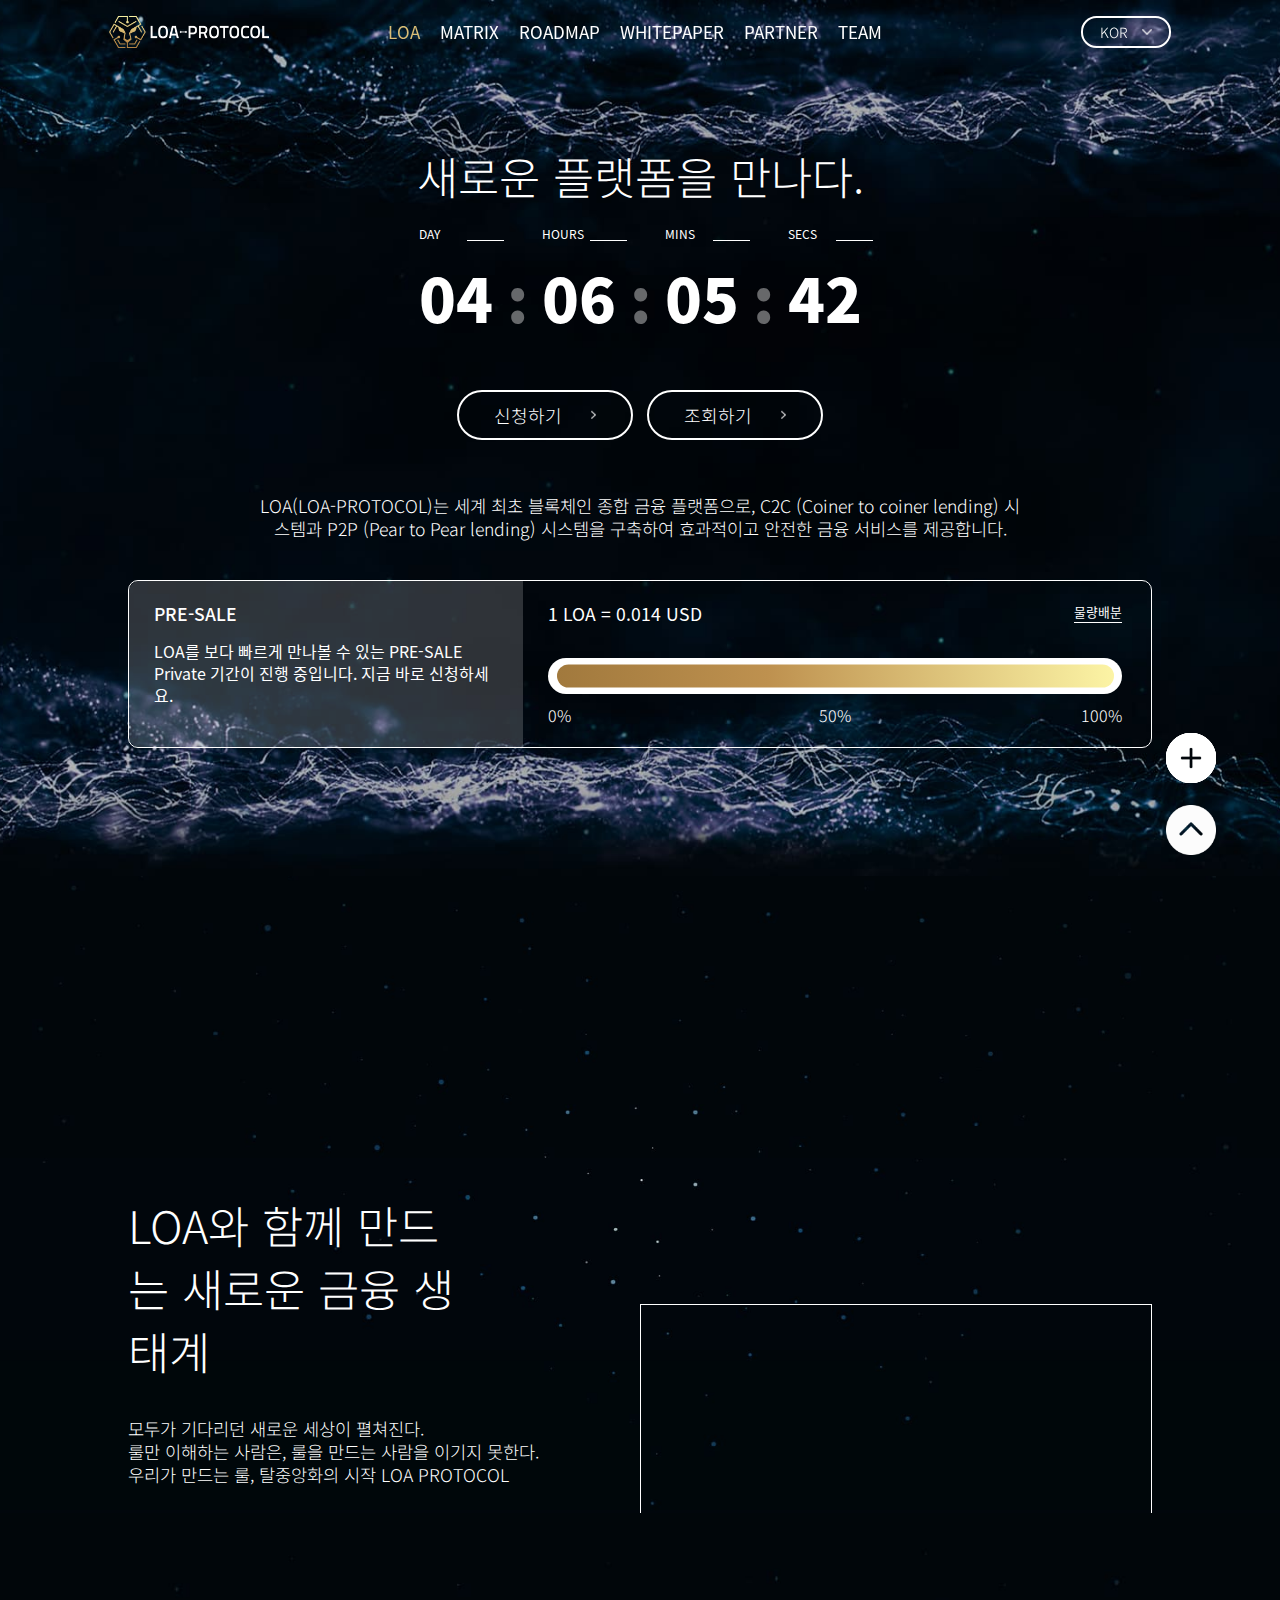
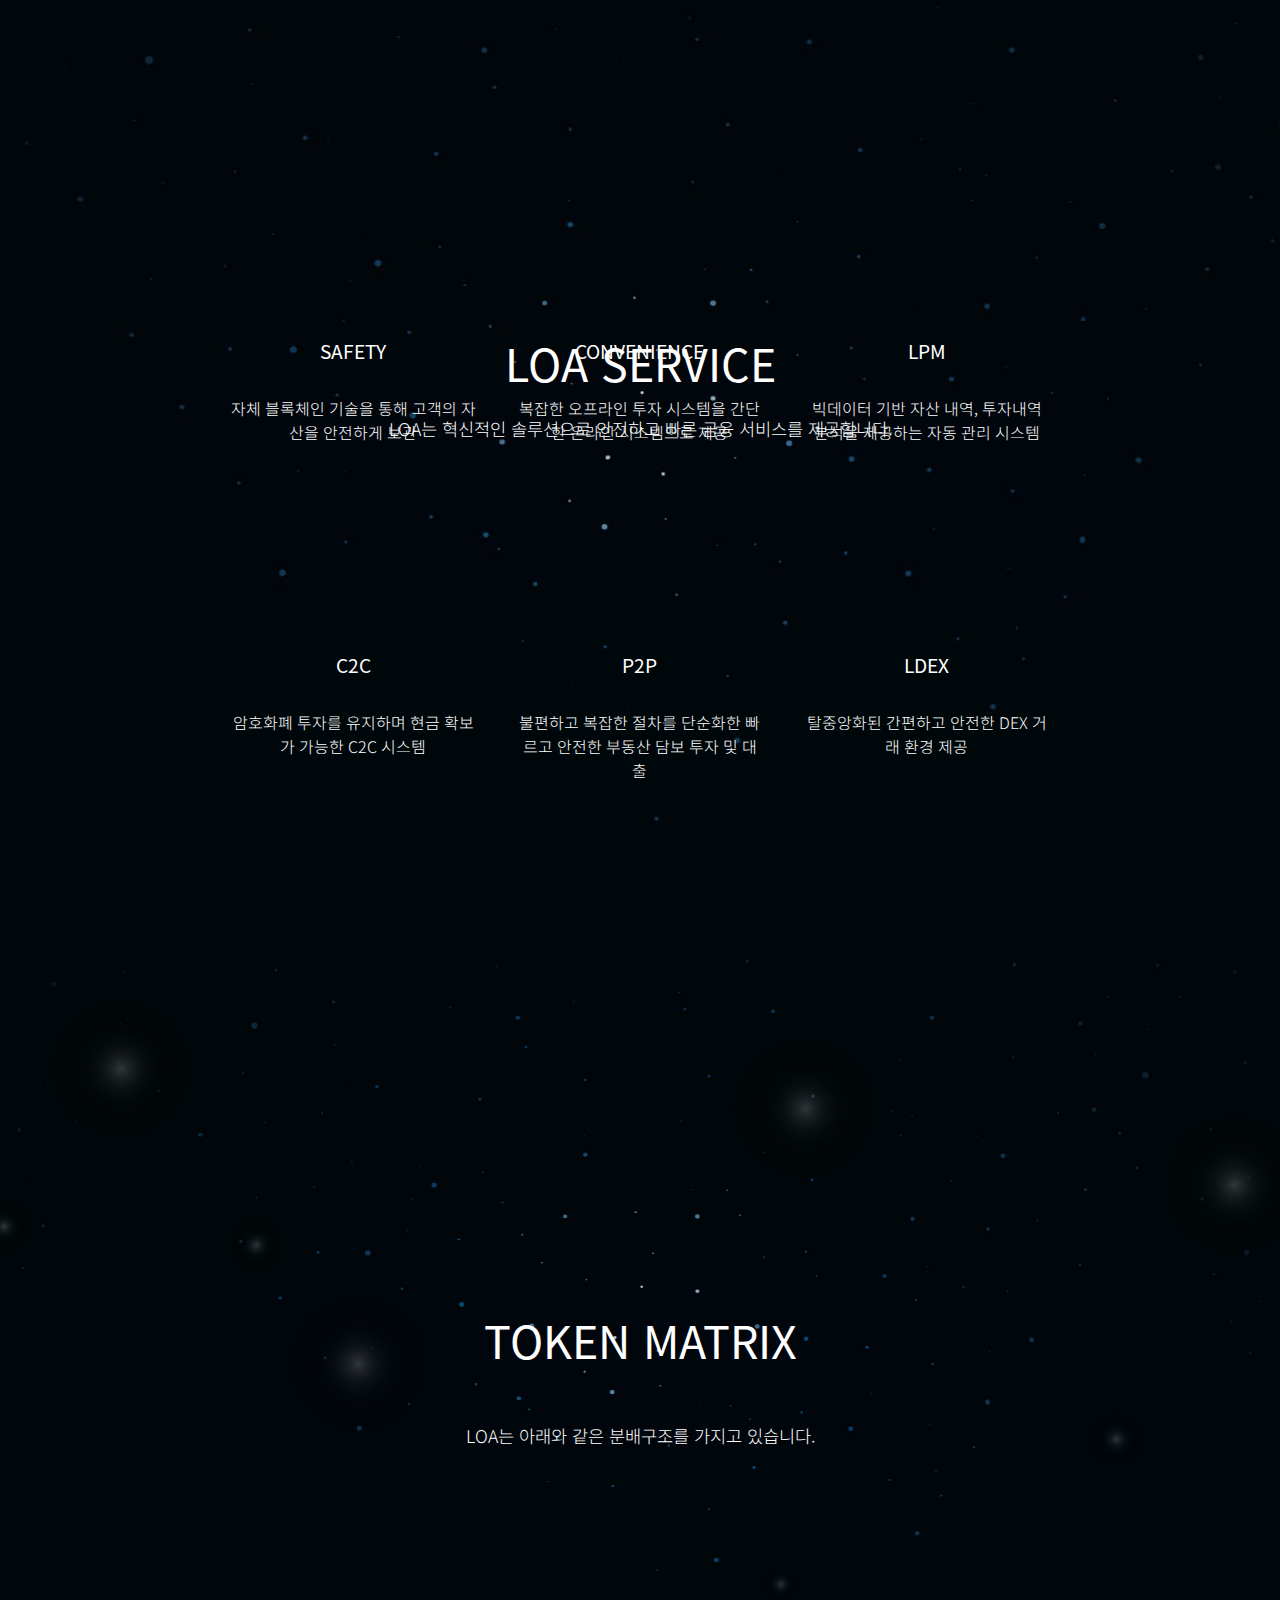
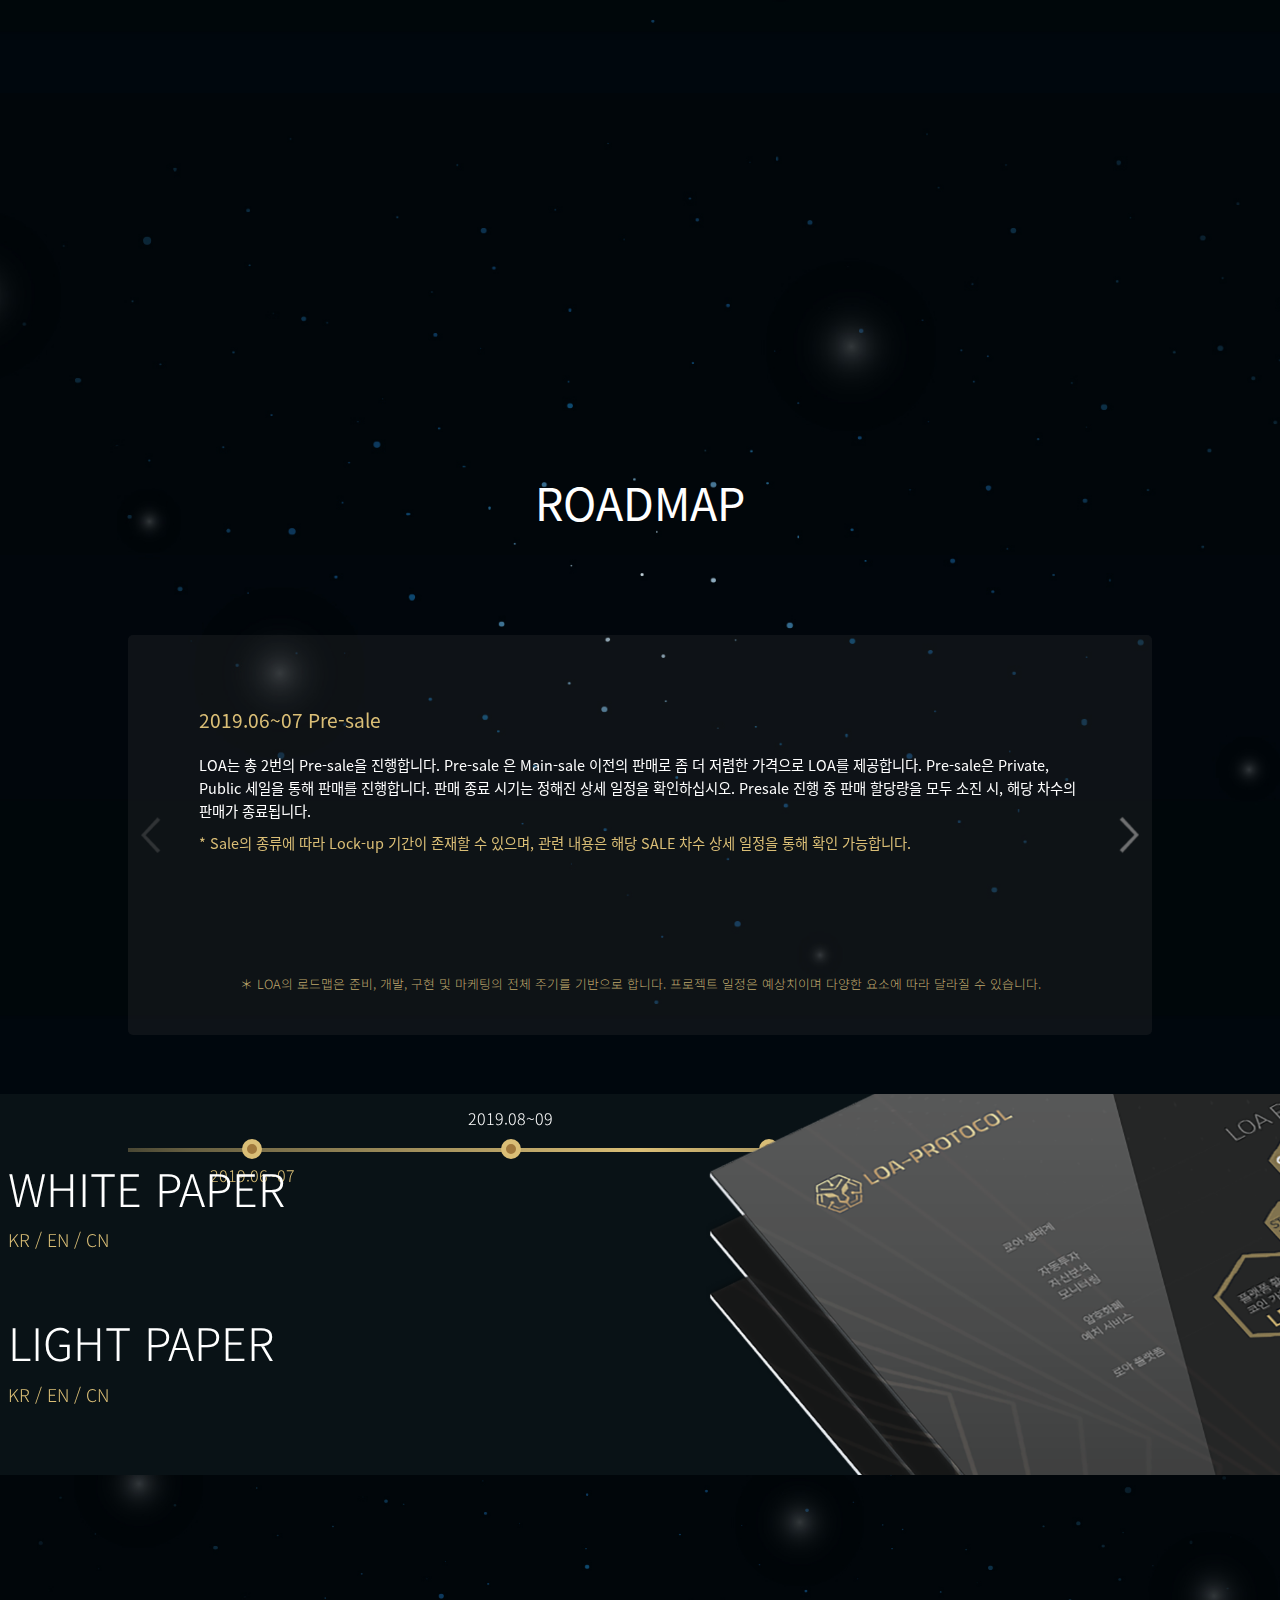
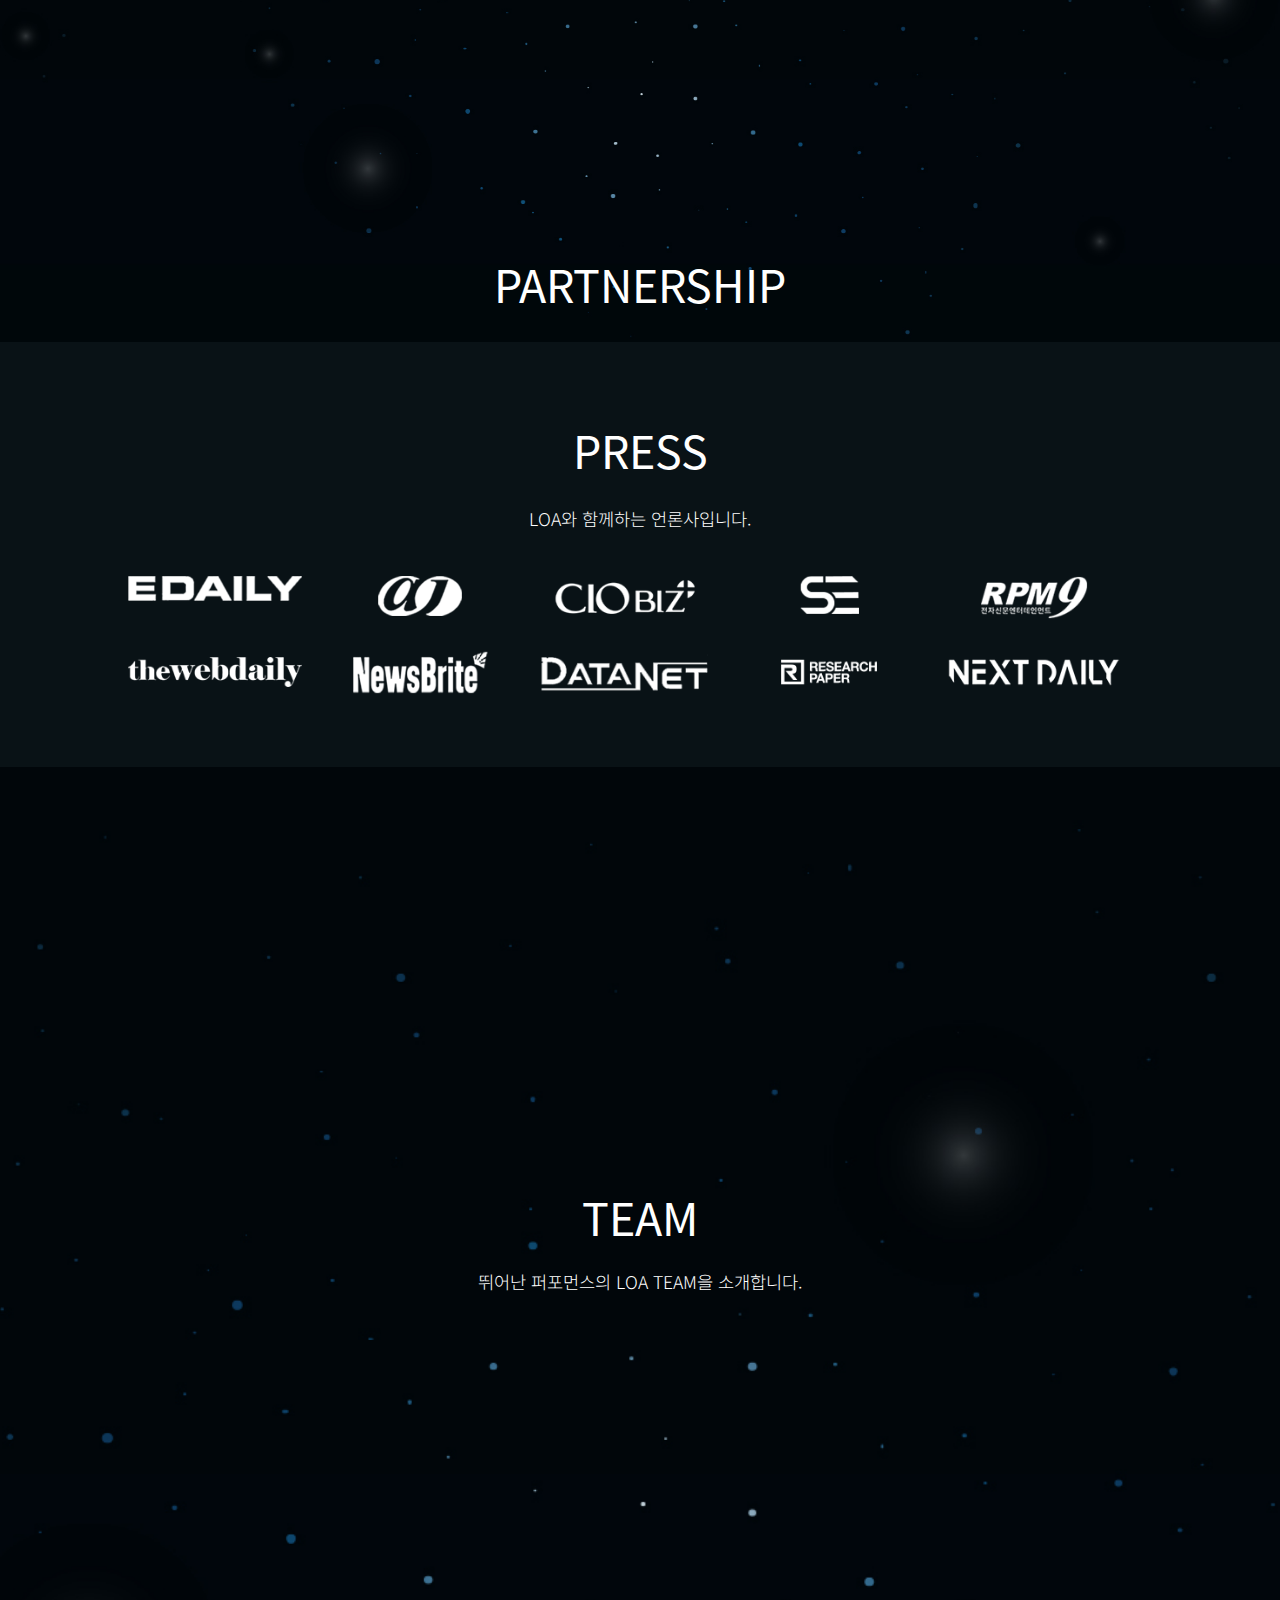
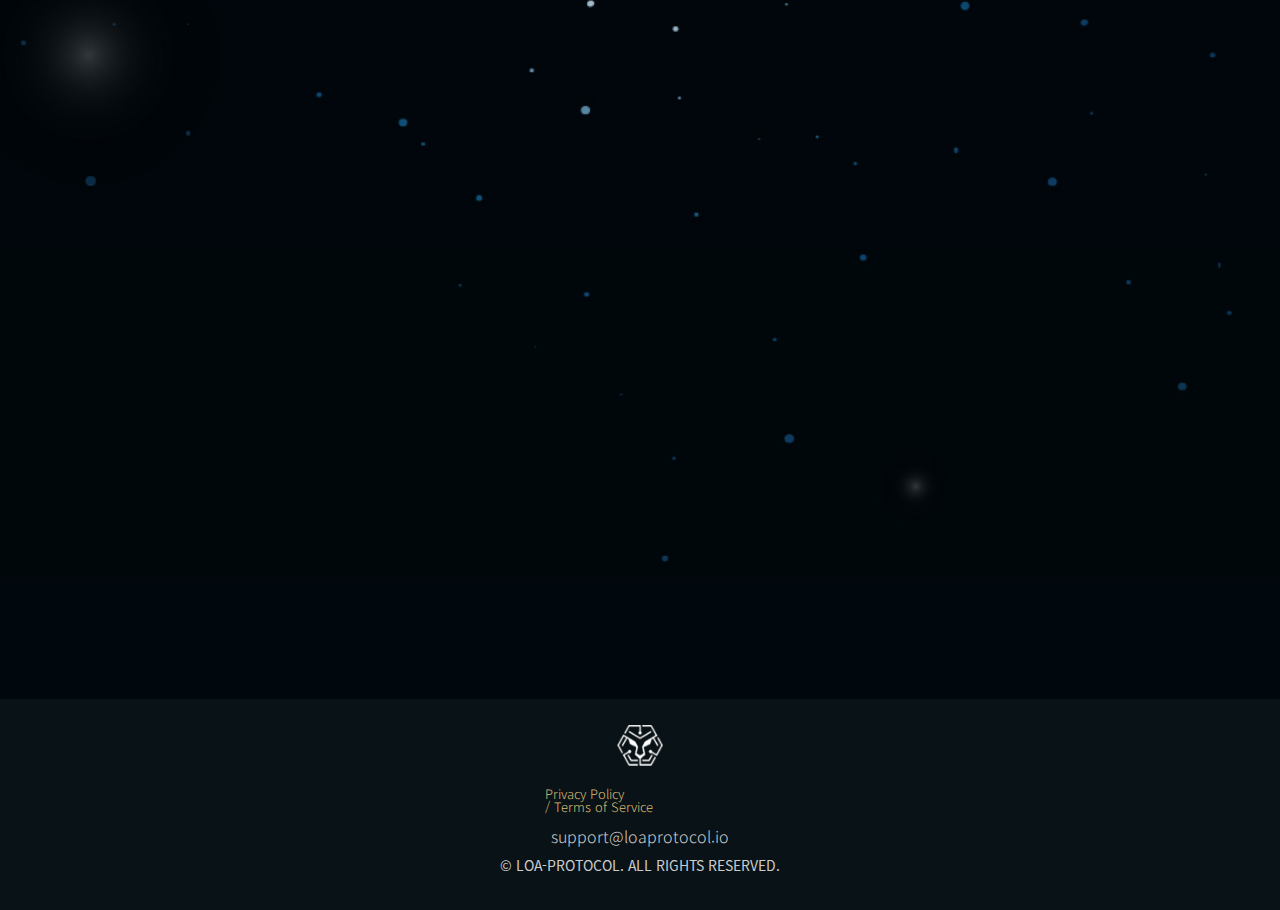
<file: index.html>
<!DOCTYPE html>
<html lang="ko">
<head>
    <meta charset="UTF-8">
    <meta name="viewport" content="width=device-width, initial-scale=1.0">
    <meta http-equiv="X-UA-Compatible" content="ie=edge">
    <title>LOAPROTOCOL</title>
    <link rel="shortcut icon" href="./images/loaloa.ico">
    <link rel="stylesheet" href="./css/reset.css">
    <link rel="stylesheet" href="./css/style.css">
    <link href="https://fonts.googleapis.com/css?family=Noto+Sans+KR:300,400,500,700,900&display=swap" rel="stylesheet">
    <link rel="stylesheet" href="./css/swiper.min.css">
    <script src="./js/jquery-3.3.1.min.js"></script>
    <script src="./js/swiper.min.js"></script>
</head>
<body>
    <aside>
        <ul>
            <li><div class="img"></div></li>
            <li><a href="https://open.kakao.com/o/gcjHzKsb" target="_blank"><img src="./images/sns-1.png" alt="카카오 바로가기"></a></li>
            <li><a href="https://t.me/LOAprotocol" target="_blank"><img src="./images/sns-2.png" alt="텔레그램 바로가기"></a></li>
            <li><a href="https://www.instagram.com/loaprotocol/" target="_blank"><img src="./images/sns-3.png" alt="인스타 바로가기"></a></li>
            <li><a href="https://medium.com/@loaprotocol" target="_blank"><img src="./images/sns-4.png" alt="미디엄 바로가기"></a></li>
            <li><a href="https://www.youtube.com/channel/UCcReUg2evpIv9GwSW9BVaVg?view_as=subscriber" target="_blank"><img src="./images/sns-5.png" alt="유튜브 바로가기"></a></li>
        </ul>
    </aside>
    
    <button class="top-btn"><img src="./images/topbtn.png" alt="메인 바로가기"></button>

    <header class="pc-header">
        <div class="contents clearfix">
            <a class="logo" href="./"><img src="./images/logo.png" alt="로고"></a>
            <nav>
                <ul class="nav-list clearfix">
                    <li><a href="#main">LOA</a></li>
                    <!-- <li><a href="#about">About</a></li>
                    <li><a href="#technology">TECHNOLOGY</a></li> -->
                    <li><a href="#matrix">MATRIX</a></li>
                    <li><a href="#roadmap">ROADMAP</a></li>
                    <li><a href="#whitepaper">WHITEPAPER</a></li>
                    <li><a href="#partner">PARTNER</a></li>
                    <li><a href="#team">TEAM</a></li>
                    <!-- <li><a href="#adven">ADVENTURER</a></li> -->
                </ul>
            </nav>
            <div class="select-wrap clearfix">
                <!-- 로아 홈페이지 제작후 넣기
                <a class="home-btn" href="#">LOA-PLATFORM</a> -->
                <div class="lang">
                    <div class="wrap">
                        <a class="on-lang" href="./index.html">KOR</a>
                        <img src="./images/down-btn.png" alt="언어선택하기">
                    </div>
                    <div class="wrap on-click">
                        <div class="lang-box">
                            <a class="close" href="./index.html">KOR</a>
                            <a href="./enindex.html">ENG</a>
                            <a href="./chindex.html">CHN</a>
                        </div>
                    </div>
                </div>
            </div>
        </div>
    </header>

    <header class="m-header">
        <div class="contents">
            <a class="logo" href="./"><img src="./images/logo.png" alt="로고"></a>
            <img class="menu" src="./images/menu.png" alt="메뉴">
        </div>
        <div class="m-back">
            <nav class="m-nav">
                <img class="m-close" src="./images/close.png" alt="닫기">
                    <ul class="nav-list">
                        <li><a href="#main">LOA</a></li>
                        <!-- <li><a href="#about">About</a></li> -->
                        <!-- <li><a href="#technology">TECHNOLOGY</a></li> -->
                        <li><a href="#matrix">MATRIX</a></li>
                        <li><a href="#roadmap">ROADMAP</a></li>
                        <li><a href="#whitepaper">WHITEPAPER</a></li>
                        <li><a href="#partner">PARTNER</a></li>
                        <li><a href="#team">TEAM</a></li>
                        <!-- 로아 홈페이지 제작후 넣기
                        <a class="home-btn" href="#">LOA-PLATFORM</a> -->
                        <!-- <li><a href="#adven">ADVENTURER</a></li> -->
                    </ul>
                    <ul class="lang-wrap clearfix">
                        <li><a href="./index.html"><img src="./images/ko.jpg" alt="한국어 홈페이지"><span>KO</span></a></li>
                        <li><a href="./enindex.html"><img src="./images/en.jpg" alt="영어 홈페이지"><span>EN</span></a></li>
                        <li><a href="./chindex.html"><img src="./images/ch.jpg" alt="중국어 홈페이지"><span>CH</span></a></li>
                    </ul>
            </nav>
        </div>
    </header> 
   <!-- modal -->
   <div class="modal_apply_bg"></div>
   <div class="modal_apply modal">
       <button type="button" class="close"></button>
       <h4 class="title">신청하기</h4>
       <div class="info_wrap">
           <input type="text" id="email" class="email" placeholder="E-mail (@를 포함한 이메일 주소를 입력하세요)" >
           <p class="check_text">@를 포함한 이메일 주소를 입력해주세요.</p>
           <div class="select_wrap">
               <input type="radio" id="BIT" name="select" checked>
               <label for="BIT"></label>
               <span>BTC</span>
           </div>
           <div class="select_wrap">
               <input type="radio" id="ETH" name="select">
               <label for="ETH"></label>
               <span>ETH</span>
           </div>
           <div class="text_wrap">
               <!-- BTC 신청 값 -->
               <input type="number" class="bit on" placeholder="최소 0.1BTC - 최대 5BTC">
               <!-- ETH 신청 값-->
               <input type="number" class="eth" placeholder="최소 3ETH - 최대 100ETH">
               <div class="text_bit on">BTC</div>
               <div class="text_eth">ETH</div>
               <p>
                   <span class="about">≒</span>
                   <!-- loa 시세 환산 값 받아오기 -->
                   <span>0</span>
                   <span>LOA</span>
               </p>
           </div>
           <input type="text" class="wallet_email" placeholder="Wallet Address (월렛 주소를 입력하세요)">
           <!-- Wallet Address 틀리면 class on -->
           <input type="text" class="wallet_email_check" placeholder="Wallet Address 확인">
           <p class="check_text">Wallet Address가 다릅니다. 다시 확인해주세요.</p>
           <input type="password" class="password" placeholder="Password">
           <!-- passwrod 틀리면 class on -->
           <input type="password" class="password_check" placeholder="Password 확인">
           <p class="check_text">Password가 다릅니다. 다시 확인해주세요.</p>
           <!-- 추천인이 있을때만 활성화 -->
           <input type="text" class="code" placeholder="추천인 코드">
       </div>
			 <div class="agree agree_invest">
           <span>※<a href="#" class="accent accent_investment">투자 유의사항</a>및 상기 내용에 대해서 동의합니다.</span>
           <!-- 유의사항 동의 여부-->
           <input type="checkbox" id="invest_agree_check">
           <label for="invest_agree_check"></label>
       </div>
       <div class="agree agree_apply">
           <span>※<a href="#" class="accent accent_application">신청 주의사항</a>에 동의합니다.</span>
           <!-- 유의사항 동의 여부-->
           <input type="checkbox" id="apply_agree_check">
           <label for="apply_agree_check"></label>
       </div>
       <button type="button" class="popup_btn">신청하기</button>
   </div>
   <div class="apply_precaution modal investment">
       <button type="button" class="precaution_close"></button>
       <h4 class="title">투자 유의사항</h4>
       <div class="precaution_bx">
           <div class="precaution">
               <h4>PRIVACY</h4>

               <h5>1. General Provisions</h5>

               <p class="precaution_title">A. Basic Principles</p>
               a. LOA FOUNDATION PTE. LTD. ("LOA") seeks to comply with the applicable laws and regulations relating to personal data, including but not limited to the Personal Data Protection Act 2012 (Act No. 26 of 2012) of Singapore (collectively, the "Data Protection Legislation").
               <br/>
               b. This data privacy policy ("Data Privacy Policy") sets out the basis for collection, use, disclosure and processing of personal data by LOA. This policy will apply to the use of the website features, products and services provided by LOA (collectively, "Services") on [https://loaprotocol.io] ("Website"), excluding Services which may be subject to separate privacy policies which do not incorporate this Data Privacy Policy.
               <br/>
               c. In this Data Privacy Policy, (i) "personal data" means data, whether true or not, about an individual who can be identified from that data, or from that data and other information to which the organization has or is likely to have access, and (ii) "User" means you, the person using the Website or the Services, and if you are using the Website or the Services on behalf of an entity, references to "User" means you, that entity or both, as appropriate.
               <br/>
               d. Please read this Data Privacy Policy carefully. If there are any queries or feedback concerning this Data Privacy Policy, please contact LOA's Data Protection Officer at the email address set out at Article 20 below.
               <br/>
               <br/>
               <h5>2. Collection OF PERSONAL DATA</h5>

               <p class="precaution_title">A. Collection of Personal Data</p>
               a. Personal data which LOA may collect include, without limitation, a User's name, address, nationality, email address, phone number, gender, birth date, ID card, online identifier (such as username), device unique identity, operating system or version, hardware information, cookie, browser information, date and time spent on the Services, history log and financial information (such as credit card numbers, bank account information and digital or crypto wallet address).
               <br/>
               b. LOA does not collect sensitive personal data (race, thoughts and beliefs, political beliefs, criminal records or medical records) which collection may constitute a violation of the fundamental human rights of the User.
               <br/>
               c. LOA collects personal data in a number of different ways. For example:
               I. where a User signs up for a membership on the Website, LOA will collect such User's e-mail address and password; <br/>
               II. as part of the know-your-customer ("KYC") process by LOA, LOA may collect a User's name, nationality, contact details, country of residence, date of birth, sex, photo, identity documents (such as national identification card, driver's license, passport, etc.) and wallet address. Where required by the applicable law, LOA will redact or delete personally identifiable numbers such as the national identification number, the driver’s license number and the passport number; <br/>
               III. during a User's interaction with the Website or use of any of the Services, LOA may collect technical information relating to such User's device and browser, such as: (1) device make and model, and Internet Protocol address; (2) operating system version, browser type and browser language; and (3) browsing actions and patterns etc.; and<br/>
               IV.. when a User contacts LOA (such as to report a problem with the Website or to provide feedback), LOA may keep a copy of the correspondence and any further information provided by such User. <br/>
               <br/>
               <p class="precaution_title">B. Method of Collection of Personal Data</p>
               a. In relation to any User, LOA may collect personal data either: <br/>

               I. when such User (or its authorized representative) voluntarily provides such personal data to LOA, for example, when completing the KYC process or when subscribing for the use of, or in the course of using, the Services; or<br/>
               II. automatically, during such User's interaction with the Website and use of the Services.
               <br/>
               b. Where a User voluntarily provides any personal data or information, such User represents and warrants that:
               <br/>
               I. such personal data or information is accurate and complete; and<br/>
               II. if such personal data or information relates to a third party, such User has obtained the consent of the said third party to the collection, use, disclosure and processing of such third party's personal data or information on the terms set forth in this Data Privacy Policy, and is duly authorized by the third party to provide such third party's personal data or information.
               <br/>
               <br/>
               <p class="precaution_title">C. Consent</p>
               a. By using the Services to which this Data Privacy Policy applies, or by submitting any personal data to LOA, the relevant User agrees that LOA may collect, use, disclose or otherwise process the personal data in accordance with this Data Privacy Policy.
               <br/>
               b. A User is deemed to have consented to the collection, use, disclosure and processing of the personal data in accordance with this Data Privacy Policy: 
               <br/>
               I. when such User (or its duly authorized representative) voluntarily provides the personal data; <br/>
               II. when such User (or its duly authorized representative) is aware of the purpose for which the personal data is provided; <br/>
               III. it is reasonable for such User (or its duly authorized representative) to have provided the personal data to LOA in the circumstances; or<br/>
               iv. any other circumstances where the Data Protection Legislation provides for the deemed consent of such User. <br/>
               <br/>
               <h5>3. Purpose of Collection and Use of Personal Data</h5>

               <p class="precaution_title">A. Purpose of Collection and Use of Personal Data</p>
               a. LOA may collect and use personal data for any of the purposes as set forth below: 
               <br/>
               I. for LOA to perform its obligations in the course of, or in connection with, the provision of Services requested by the relevant Users; <br/>
               II. verifying and authenticating the identity of its Users; <br/>
               III. managing use of, or subscription to, the Services, including for example, creating and managing user accounts; <br/>
               IV. providing, maintaining, improving and delivering content and Services. For example, LOA may collect anonymous analytics and statistical information from its users to verify the effectiveness of the Services, the frequency of access or conducting statistical analysis; <br/>
               V. facilitating any potential token sale organized by LOA, including carrying out any KYC checks on potential purchasers and holders of such tokens; <br/>
               VI.  where a User has agreed to receive marketing and advertising communications, informing such User of new service developments, customized services, events and other customized marketing and advertising information. <br/>
               VII. communicating with Users, such as responding to, handling, and processing queries, requests, applications, complaints and feedback; <br/>
               VIII. conducting investigations or internal audits, or taking action, including in relation to any violation of the laws or terms and conditions applicable to the use of the Website or any of the Services; <br/>
               IX. complying with any applicable laws, regulations, codes of practice, guidelines or rules or to assist in law enforcement and investigations conducted by any governmental or regulatory authority; <br/>
               X. any other purposes for which the relevant User has provided the personal data; <br/>
               XI. transmitting to any third parties (including, for example, third party service providers and agents and relevant governmental and regulatory authorities, whether in Singapore or elsewhere) for the aforementioned purposes; and<br/>
               XII. any other purposes which are necessary, ancillary or consequential to the above. <br/>
               b. LOA may continue to collect, use, disclose or otherwise process personal data for any of the purposes listed above, even in situations where the User's relationship with LOA (for example, pursuant to a contract) has been terminated or altered in any way, for a reasonable period thereafter (including, where applicable, a period to enable LOA to enforce its rights against the User).
               <br/>
               c. LOA will collect, use, disclose and otherwise process the User's personal data only for the purposes set out in Article 5(a) and only to the extent allowed under the Data Protection Legislation. LOA will not collect, use, disclose and otherwise process the User's personal data for any other purpose save where:
               <br/>
               I. the User consents to such collection, use, disclosure and processing of the personal data; <br/>
               II. the personal data has been processed to be personally unidentifiable, and will be used for statistical analysis; or <br/>
               III. where such collection, use, disclosure and processing are otherwise required by law or upon lawful request by governmental authorities. <br/>
               <br/>
               <h5>4. Disclosure of Personal Data</h5>

               <p class="precaution_title">A. Basic Principles of Sharing and Provision of Personal Data</p>
               LOA may disclose personal data to third parties: <br/>
               a. where such disclosure is required for LOA to perform its obligations in the course of or in connection with its provision of the Services requested by the User; or
               b. where such disclosure is to a third-party service provider, agent or other organization performing any of the functions listed in Article 5 on behalf of LOA. <br/>
               <br/>
               <p class="precaution_title">B. Transfer of Personal Data outside of Singapore</p>
               a. LOA shall only transfer personal data outside Singapore in accordance with the Data Protection Legislation. <br/>
               b. Each User agrees, acknowledges and consents that due to the nature of the Services, personal data may be stored or processed in any country where LOA has operations (including but not limited to Singapore, the Republic of Korea) or engages third party service providers. <br/>
               c. LOA may transfer personal data outside Singapore to countries which may have data protection rules that are different from those of Singapore. However, LOA shall take measures to ensure that any such transfers comply with the Data Protection Legislation, and such personal data remains protected to the standards described in this Data Privacy Policy. In certain circumstances, courts, law enforcement agencies, regulatory agencies or security authorities in those other countries may be entitled to access the personal data. <br/>
               <br/>

               <p class="precaution_title">C. Outsourced Handling of Personal Data</p>
               LOA may outsource the handling of Users' personal data to third party service providers for the purposes of performing KYC checks, anti-money laundering checks, countering terrorism financing checks and/or any other checks as required by the applicable laws on the Users. For the purposes of such handling: <br/>
               a. LOA may disclose and transmit the personal data to its third-party service provider. <br/>
               b. LOA may disclose and transmit the following types of personal data to the third-party service providers. <br/>
               c. The personal data may be disclosed and transmitted by LOA to the third-party service providers who will store and retain such personal data in not limited but including Singapore and the ROK <br/>
               d. The personal data will be disclosed and transmitted to the third-party service provider immediately upon LOA's receipt of the personal data; and <br/>
               e. The third-party service provider shall protect and retain the personal data in accordance with LOA's written instructions. <br/>
               <br/>
               <h5>5.Retention of the Personal Data</h5>

               <p class="precaution_title">A. Basic Principles of Retention of the Personal Data</p>
               a. LOA shall retain personal data for as long as is necessary to fulfill the purpose for which the personal data was collected, or as required or permitted by the applicable laws. <br/>
               b. LOA will cease to retain personal data, and remove the means by which the personal data can be associated with individual Users, as soon as it is reasonable to assume that such retention no longer serves the purpose for which the personal data was collected, and is no longer necessary for legal or business purposes. <br/>
               <br/>
               <p class="precaution_title">B. Process and Method of Destruction of Personal Data</p>
               a. LOA shall destroy the personal data in accordance with Article 10(b) within 5 days from the date when the period for retention of the personal data under Article 9 expires. <br/>
               b. LOA will destroy the personal data by any of the following methods: <br/>
               I. Personal data recorded or stored on paper: by shredding or by incinerating; or<br/>
               II. Personal data stored electronically: by deleting the files permanently using technical methods such as low-level formatting so that the records cannot be recovered. <br/>
               <br/>
               <h5>6.Rights of Users</h5>

               <p class="precaution_title">A. Right to Withdraw Consent to Collection, Use and Provision of Personal Data</p>
               a. A User can withdraw his/her consent for the collection, use, disclosure and processing of personal data at any time by writing to LOA's Data Protection Officer at the email address set out at Article 20 below. <br/>
               b. Upon receipt of the request to withdraw the User's consent, LOA will require a reasonable time to process the request and for LOA to notify the User of the consequences of such withdrawal, including any legal consequences which may affect the User's rights and liabilities. In general, LOA shall seek to process the request within 30 calendar days of receiving the same. <br/>
               c. Depending on the nature and scope of the withdrawal of consent, in certain cases, LOA may not be able to continue providing the User with certain Services. <br/>
               d. The User's withdrawal of consent does not affect LOA's right to continue to collect, use, disclose and process personal data where such collection, use, disclosure and processing without consent is permitted or required under the applicable laws. <br/>
               <br/>
               <p class="precaution_title">B. Request for Access to and Correction of Personal Data</p>
               a. A User may make: <br/>
               I. an access request, for a copy of that User's personal data which LOA holds, or for information about the ways in which LOA uses or discloses that User's personal data; or<br/>
               II. a correction request, to correct or update any of the personal data which LOA holds about that User, <br/>
               by contacting LOA's designated Data Protection Officer, whose details are set out at Article 20. <br/>
               b. Where the User requests for correction or deletion of the personal data, LOA will not use or provide the personal data of that User until the correction or deletion of the personal data is complete, and will response to the User's request in good faith. If the correction or deletion is deemed to be necessary due to any errors in the personal data or expiration of the retention period, LOA will take necessary measures without delay. <br/>
               c. LOA may ask the User to verify his/her identity and for more information about the request. Where LOA is legally permitted to do so, LOA may also refuse the request with or without providing the User with any reasons for doing so. <br/>
               d. Where the User has made an access request, LOA may charge a reasonable administrative fee to cover the costs of responding to such request. If LOA decides to do so, LOA will provide the User with a written estimate of such fee before processing such request. <br/>
               <br/>
               <p class="precaution_title">C. Exercise of Rights by Proxy</p>
               The User may exercise such User's rights under this Chapter 6 through his/her legal representative or agent. In this case, the User shall submit a power of attorney under the relevant Data Protection Legislation to LOA. <br/>
               <br/>
               <h5>7.Installation/Operation and Rejection of Automatic Data Collection Tools</h5>

               <p class="precaution_title">A. Use of cookies, etc.</p>
               a. LOA uses cookies or similar tracking technologies that authenticate, save and retrieve the User's access information. Cookies are small data files stored on the User's device by the Website or the Services, which also save readable information when the User visits the Website or uses LOA's services. <br/>
               b. LOA uses the cookies for the following purposes: <br/>
               I. maintenance of the User's access session; <br/>
               II. analysis of service visits and uses; and<br/>
               III. secured access. <br/>
               c. The User has the option to install the cookies. Accordingly, the User may permit all cookies, or go through confirmation whenever the cookies are saved, or reject saving of all cookies, by configuring his/her web browser appropriately. However, if the User rejects the installation of the cookies, this may adversely affect the User's browsing experience, and the User may also face difficulties in using the Services. <br/>
               <br/>
               <h5>8.Protection of the Personal Data</h5>

               <p class="precaution_title">A. Basic Principles of Protection of the Personal Data</p>
               a. LOA shall take reasonable steps to secure and protect personal data in its possession by implementing measures to secure and protect such personal data as required to comply with the Data Protection Legislation, including: <br/>
               I. reasonable security arrangements to prevent unauthorized access, collection, use, disclosure, copying, modification, disposal or similar risks to personal data; and<br/>
               II. security precautions safeguarding all electronic storage and transmission of personal data. <br/>
               b. While LOA strives to use commercially acceptable means to protect personal data, no method of transmission over the Internet or method of electronic storage is completely secure and LOA cannot ensure absolutely the security of any personal data in its possession or control. <br/>
               c. To the fullest extent permitted by the law, LOA shall not be liable in any manner for any losses arising from any unauthorized collection, use, disclosure or otherwise processing of personal data. <br/>
               d. LOA shall not be held responsible for the acts, omissions, data policies or use of cookies by any third party, or the content or security of any third-party websites (even if linked from the Website). Any such liability is expressly disclaimed and excluded to the fullest extent permitted under the law. <br/>
               <br/>
               <p class="precaution_title">B. Minimum Staff and Staff Training</p>
               LOA limits the staff handling the personal data to the staff-in-charge, and for this purpose, LOA assigns a separate password which is reset on a regular basis. In addition, LOA always stresses compliance with this Data Privacy Policy through frequent training of the staff-in-charge. <br/>
               <br/>
               <p class="precaution_title">C. Establishment and Execution of Internal Management Plan</p>
               LOA has established and is executing an internal management plan to ensure secured processing of the personal data. <br/>
               <br/>
               <p class="precaution_title">D. Encryption of Personal Data, etc.</p>
               The User's personal data is encrypted for storage and management, such that only the User and the appropriate LOA staff have access to it.
               <br/>
               <p class="precaution_title">E. Restriction on Access to Personal Data</p>
               LOA takes reasonable measures to control access to the personal data by granting, changing or revoking access to the database system that processes the personal data as necessary, and controls unauthorized access from external networks by using firewalls. 
               <br/>
               <br/>
               <h5>9.Contact information</h5>

               <p class="precaution_title">A. Data Protection Officer</p>
               The User may notify the following staff of any complaint related to the protection of personal data that may occur when using the Services, or to request for access to or correction of personal data: <br/>
               Name: Ethan Han <br/>
               Position: CEO  <br/>
               E-mail: admin@loaprotocol.io <br/>
               <br/>
               <h5>10.Miscellaneous</h5>

               <p class="precaution_title">A. Public Notice and Notification of Data Privacy Policy</p>
               a. If LOA amends the Data Privacy Policy, LOA will notify all Users of the reason for the amendment and the details through a "Public Notice" electronic bulletin board managed/operated by LOA, at least 7 days before the amendment; provided, that if there is an important change in the Users' rights with regard to the collection and use of the personal data, LOA will notify the Users at least 30 days before the amendment. <br/>
               b. If LOA wishes to obtain additional consent from the User in order to use the personal data or outsource handling of the personal data to a third-party service provider beyond the scope agreed by the User, LOA will individually give the Users a written notice prior to doing so. <br/>
               c. If LOA outsources the collection, storage, processing, use, provision, management, and destruction, etc. of the personal data to a third party, LOA will notify the User of the same through in writing or through this Data Privacy Policy. <br/>
               <br/>
               <p class="precaution_title">B. Remedies Available for Violation of Rights and Interests</p>
               The User may make inquiries about remedies or consultations available for infringement on the personal data to the institutions set forth below, which are independent from LOA. If the User is not satisfied with the results of LOA's own handling the complaints or the remedy related to the personal data or needs more information, he/she may contact the Personal Data Protection Commission of Singapore at the contact details set out on https://www.pdpc.gov.sg/.   <br/>

               <h4>TERMS OF USE</h4>
               <br/>
               <h5>1. General Provisions</h5>

               <p class="precaution_title">A. Purpose</p>
               The purpose of these General Terms and Conditions for LOA Services ("Terms and Conditions") is to set forth the rights, obligations and responsibilities of LOA FOUNDATION PTE. LTD. ("LOA") and the User (as defined below) in relation to the use of the website features, products and services provided by LOA on the Website (collectively, "Services"). <br/>
               <br/>
               <p class="precaution_title">B. Application</p>
               a. These Terms and Conditions shall apply to all the Services, excluding Services which may have separate terms and conditions and which do not incorporate these Terms and Conditions. <br/>
               b. In relation to any User, these Terms and Conditions shall be effective immediately upon the earlier of (i) the initial use of such Services, and (ii) the acceptance of these Terms and Conditions by the User. <br/>
               <br/>
               <p class="precaution_title">C. Definitions</p>
               Unless the context otherwise requires, the following definitions shall apply in these Terms and Conditions: <br/>
               <strong>"Application"</strong> means the electronic means through which a User may access the Services on a mobile device. <br/>
               <strong>"Data Privacy Policy"</strong> means the privacy policy published on the Website. <br/>
               <strong>"KYC Checks"</strong>means know-your-customer checks as required by the applicable laws, including but not limited to any applicable anti-money laundering rules and any applicable countering the financing of terrorism rules. <br/>
               <strong>"Member"</strong> means the User who accesses the Website and who has been registered with LOA as a member pursuant to Chapter 2. <br/>
               <strong>"Private Key"</strong> means the number decoding the Public Key-encoded information. <br/>
               <strong>"Public Key"</strong> means a unique number that specifies the Wallet and which is disclosed to the public. <br/>
               <strong>"Services"</strong> has the meaning given to it in Article 1. <br/>
               <strong>"Tokens"</strong> means the ERC-20 standard tokens known as "LOAPROTOCOL tokens", which LOA intends to issue. <br/>
               <strong>"User"</strong> means you, the person using the Website or the Services, and if you are using the Website or Services on behalf of an entity, references to "User" means you, that entity or both, as appropriate. <br/>
               <strong>"Wallet"</strong> means the technical solution to store the private and public keys of the wallet and to send and receive cryptographic digital tokens such as the Tokens. "Website" means the website located at [https://loaprotocol.io/].<br/>
               <br/>
               <p class="precaution_title">D. Amendment of the Terms and Conditions</p>
               a. LOA may amend the Terms and Conditions at any time without notice to the Users. <br/>
               b. Upon any amendment to these Terms and Conditions, (i) the amended part of these Terms and Conditions shall be compared against previous Terms and Conditions and distinguished for disclosure, and (ii) the latest version of the these Terms and Conditions (incorporating the latest amendments) shall be displayed on the main page of the Website and shall become effective as of the moment the such latest version is displayed if not otherwise specified by LOA. <br/>
               c. If any User does not agree to the amended Terms and Conditions, (i) such User should cease use of the Website and the Services and (ii) if such User is a Member, such User should withdraw from the membership. To the fullest extent permitted by the applicable laws, by continuing to use the Website or the Services after these Terms and Conditions are amended, such User shall be deemed to have agreed to be bound by the amended Terms and Conditions. <br/>
               <br/>
               <h5>2.Application for Membership</h5>

               <p class="precaution_title">A. Registration as a Member</p>
               a. Access to certain Services requires the relevant User to register with LOA as a Member. <br/>
               b. Any User who wishes to register as a Member must: <br/>
               I. submits an application for membership via the Website; <br/>
               II. accept these Terms and Conditions and the Data Privacy Policy; and<br/>
               III. provide the relevant information requested by LOA in connection with such User's       application, which shall include, without limitation, ID, password, e-mail address and the    information required by LOA for its KYC Checks, such as name, nationality, gender, date    of birth, identification card, country of residence, video (image) information and address    of the Wallet owned and controlled by the User. <br/>
               c. By applying for membership, th
               `e applicant: <br/>
               I. represents and warrants that all information submitted during the application process is true and accurate; <br/>
               II. consents to the collection, use and disclosure of such applicant's personal data in accordance with the Data Privacy Policy; and<br/>
               III. undertakes to: <br/>
               1. ensure that all information submitted to LOA from time to time remains accurate and updated; <br/>
               2. maintain the security and prevent the misuse of any membership credentials issued by LOA in connection with the use of the Website and the Services; <br/>
               3. be fully responsible for, and bound by, any and all use of the Website and the Services referable to such User's membership, whether or not authorized by such User; and<br/>
               4. comply with and be bound by these Terms and Conditions and the Data Privacy Policy. <br/>

               <br/>
               <p class="precaution_title">B. Review of application for membership</p>
               a. Upon receipt of an application for membership, LOA shall as soon as practicable review the application and notify the applicant of whether such application has been accepted. Whilst LOA intends to notify the applicant of the results of the application within 2019.08.31 calendar days from the date of submission of the application and all required documents, there may be a delay in the event that there is a high volume of applications. <br/>
               b. LOA reserves the sole discretion to reject any application for membership for any reason and to withhold information concerning such decision. <br/>
               <br/>
               <h5>3.Services</h5>

               <p class="precaution_title">A. My Page</p>
               The function of My Page will be provided only to Members. <br/>
               <br/>
               <p class="precaution_title">B. Application</p>
               Certain Services are only accessible via the Application. Accordingly, a User must install the Application on such User's mobile device in order to access such Services. <br/>
               <br/>
               <p class="precaution_title">C. Cryptocurrency Wallet</p>
               In the event that LOA provides a cryptocurrency wallet service, LOA intends to only (i) make such service available via the Application, and (ii) to issue one Private Key and one Public Key per account. <br/>
               <br/>
               <p class="precaution_title">D. Dashboard</p>
               The function of dashboards will be provided only to the Member. <br/>
               <br/>
               <p class="precaution_title">E. Newsletter</p>
               Newsletters will be provided only to Users who have provided their e-mail address and who have consented to receive such newsletters. <br/>
               <br/>
               <h5>4.Modification, Withdrawal or Termination of Membership</h5>

               <p class="precaution_title">A. Modification</p>
               Any Member may modify the information provided by such Member to LOA via the Website via the dashboard on the Website or through such other means specified by LOA from time to time. <br/>
               To the fullest extent permitted by the applicable laws, save for information which may be required to be retained by LOA for its legal and business purposes, any information provided prior to the modification shall be destroyed within 7 calendar days from the date of application for the modification. <br/>
               <br/>
               <p class="precaution_title">B. Withdrawal</p>
               Any User may withdraw as a Member by submitting a withdrawal application to LOA via email to support@loaprotocol.io. Upon successful withdrawal, such User's membership shall be deemed terminated on and from the date of withdrawal. <br/>
               To the fullest extent permitted by the applicable laws, save for information which may be required to be retained by LOA for its legal and business purposes, all other information provided by the Member to LOA in connection with such Member's membership will be destroyed within 7 days from the date of withdrawal. As an example, the information on the cryptocurrency that is to be received by the Member will not be destroyed. <br/>
               <br/>
               <p class="precaution_title">C. Suspension and Termination</p>
               LOA reserves the right, exercisable in its sole discretion at any time without prior notice, to suspend, restrict or terminate (as the case may be) the membership of any Member in the event that LOA becomes aware (or suspects) that such Member has breach any of these Terms and Conditions. To the fullest extent permitted by the applicable laws, such right shall be exercisable by LOA without owing any liability to the Member. <br/>
               <br/>
               <h5>5.Objection</h5>

               <p class="precaution_title">A. Objection</p>
               If a User has any query, feedback or objection relating to the use of the Services, such User may contact LOA by sending an email, enclosing all relevant information, to support@loaprotocol.io. LOA shall seek to respond to such email as soon as practicable. <br/>
               <br/>
               <h5>6.Liability</h5>

               <p class="precaution_title">A. Limitation of Responsibility and Liability</p>
               a. The Website and the Services are provided on an "as is" and "as available" basis. No representations or warranties of any kind, implied, express or statutory, including the warranties of non-infringement of third-party rights, title, merchantability, satisfactory quality or fitness for a particular purpose, are given in conjunction with the Website or any of the Services. <br/>
               b. The information on the Website is provided for reference only and is not intended to replace or serve as substitute for any legal, technical, financial or professional advice. Such information contains statements that are based on the information and resources available at the time of writing from sources believed to be reliable. To the fullest extent permitted by the applicable laws, LOA does not accept any liability arising from any inaccuracy or omission in or the use of or reliance on the information on the Website. <br/>
               c. Where the Website contains hyperlinks to third-party websites, such third-party websites are independent from this Website and the use of such hyperlinks is entirely at the User's own risk. LOA accepts no responsibility for the content, or the use of, such third-party websites and shall not be liable for any loss or damage caused or alleged to be caused by or in connection with use of or reliance on any content, products or services available on or through any of these third-party websites. <br/>
               <br/>
               <p class="precaution_title">B. Indemnification</p>
               To the fullest extent permitted by the applicable laws, in relation to any User, LOA shall not be liable for: <br/>

               a. any non-performance, error, interruption or delay in the performance of its obligations under these Terms and Conditions (including, without limitation, the provision of the Services) if this is due, whether in whole or in part, to a circumstance or event beyond its reasonable control; <br/>
               b. any failure to use the Services and any failure relating to the transfer of cryptographic digital tokens due to any causes attributable to such User; <br/>
               c. the loss of any benefit which such User expected to acquire through the Services; and<br/>
               d. such User's loss of, or failure to secure, the Private Key to such User's Wallet. <br/>
               <br/>
               <h5>7.Miscellaneous</h5>

               <p class="precaution_title">A. Intellectual Property</p>
               The intellectual property rights in the Website and to the Services are owned, licensed to or controlled by LOA and the respective third-party proprietors. The content on this Website may not be modified, reproduced, displayed, broadcast, hyperlinked, mirrored, framed, transferred or transmitted in any manner without the prior written permission from us or the relevant third-party proprietors. <br/>
               <br/>
               <p class="precaution_title">B. Data Privacy Policy</p>
               Personal data of each User will be collected, used and disclosed in accordance with the Data Privacy Policy. <br/>
               <br/>
               <p class="precaution_title">C. Language</p>
               In the event that these Terms and Conditions are translated or entered into in any language other than English, the English language version of these Terms and Conditions shall govern and shall take precedence over the translated version. <br/>
               <br/>
               <p class="precaution_title">D. Notices</p>
               All agreements, notices, disclosures, and other communications by LOA to the Users including these Terms and Conditions, will be in electronic form. <br/>
               <br/>
               <p class="precaution_title">E. Rights of Third Parties</p>
               In relation to any User, except as otherwise provided herein, no person, other than such User, LOA and its related corporations, shall have any right to enforce any provision of these Terms and Conditions under the Contracts (Rights of Third Parties) Act (Cap. 53B) of Singapore or any similar legislation in any jurisdiction. <br/>
               <br/>
               <p class="precaution_title">F. Severance</p>
               If at any time any provision of these Terms and Conditions is or becomes illegal, invalid or unenforceable in any respect, the legality, validity and enforceability of the remaining provisions of these Terms and Conditions shall not be affected or impaired thereby, and shall continue in force as if such illegal, invalid or unenforceable provision was severed from these Terms and Conditions. <br/>
               <br/>
               <p class="precaution_title">G. Waiver</p>
               No waiver of any term, provision or condition of these Terms and Conditions by LOA shall be effective unless such waiver is evidenced in writing and signed by LOA. No omission or delay on the part of LOA in exercising any right, power or privilege hereunder shall operate as a waiver thereof, nor shall any single or partial exercise of any such right, power or privilege preclude any other or further exercise thereof or of any other right, power or privilege. The rights and remedies herein provided are cumulative and not exclusive of any rights or remedies provided by law. <br/>
               <br/>
               <h5>8.Governing Law and Dispute Resolution</h5>

               <p class="precaution_title">A. Governing Law</p>
               These Terms and Conditions and any non-contractual obligations arising out of or in connection with these Terms and Conditions shall be governed by and construed in accordance with the laws of Singapore (without regard to its conflict of laws principles). <br/>
               <br/>
               <p class="precaution_title">B. Dispute Resolution</p>
               Any dispute arising out of or in connection with these Terms and Conditions (including, without limitation, the enforceability of this arbitration clause and any question regarding its existence, validity or termination) shall be referred to and finally resolved by arbitration administered by the Singapore International Arbitration Centre in accordance with the Arbitration Rules of the Singapore International Arbitration Centre for the time being in force, which rules are deemed to be incorporated by reference in this arbitration clause. The seat of the arbitration shall be Singapore. The arbitral tribunal shall consist of 1 arbitrator. The language of the arbitration shall be English. <br/>
               The International Arbitration Act (Cap. 143A), as amended from time to time, shall apply to any arbitration proceedings commenced under these Terms and Conditions. <br/>
           </div>
       </div>
	 </div>
   <div class="apply_precaution modal application">
       <button type="button" class="precaution_close"></button>
       <h4 class="title">신청 주의사항</h4>
       <div class="precaution_bx">
           <div class="precaution">
               <h4>DISCLAIMER</h4>
               The following sections include legal considerations you must read carefully before (I) making use of the whitepaper and any information available on the website, (II) participating in Loa token sale as outlined in the whitepaper and our official website.
               <h5>DISCLAIMER OF LIABILITY</h5>
               "LOA PROTOCOL" specifically disclaims liability for any indirect, incidental, consequential losses in income, revenue, profits or loss of use or data, suffered by any person as a result of the use of any information or the content in this whitepaper or on the website, or using any service provided by LOA PROTOCOL.
               <h5>NO REPRESENTATIONS AND WARRANTIES</h5>
               "LOA PROCOTOL" does not make or purport to make, and hereby disclaims, any representation, warranty or undertaking in any form whatsoever to any entity or person, including any representation, warranty or undertaking in relation to the truth, accuracy and completeness of any of the information set out in this whitepaper.
               <h5>REPRESENTATIONS AND WARRANTIES BY YOU</h5>
               By accessing any information in this whitepaper, running your application on LOA Flatform, trading LOA coins and tokens defined by any participants in LOA PROTOCOL, you represent and warrant to LOA PROCOTOL as follows:
               <br>
               •	You agree and acknowledge that the LOA tokens do not constitute securities in any form in any jurisdiction; The whitepaper is not intended to constitute an offer of securities in any jurisdiction or a solicitation for investment in securities. You agree that participating in LOA Platform, in any way possible, entails no entering into any contract or binding legal commitment and no accepting any cryptocurrency or any other payment based on this whitepaper.
               <br>
               •	You agree and acknowledge that no regulatory authority has examined or approved of the information set out in this whitepaper, no action has been or will be taken under the laws, regulatory requirements or rules of any jurisdiction and the publication, distribution or dissemination of this whitepaper to you does not imply that the applicable laws, regulatory requirements or rules have been complied with;
               <br>
               •	You agree and acknowledge that this whitepaper, the undertaking and/or the completion of the LOA PROCOTOL Initial Token Sale, or future trading of the LOA tokens on any cryptocurrency exchange, shall not be construed, interpreted or deemed by you as an indication of the merits of the LOA PROCOTOL, the LOA tokens, the LOA PROCOTOL Token Sale (each as referred to in this whitepaper);
               <br>
               •	The distribution or dissemination of this whitepaper, participating in LOA by designing a project based on this platform or trading the tokens, mining or any other business activity, is not prohibited or restricted by the applicable laws, regulations or rules in the jurisdiction of your country, and where any restrictions in relation to possession are applicable, you have observed and complied with all such restrictions at your own expense and without liability to LOA PROCOTOL;
               <br>
               •	You agree and acknowledge that in the case where you wish to purchase any LOA tokens, the LOA tokens are not to be construed, interpreted, classified or treated as:
               <br>
               (i) any kind of currency other than cryptocurrency;
               <br>
               (ii) debentures, stocks or shares issued by any person or entity (LOA PROCOTOL)
               <br>
               (iii) rights, options or derivatives in respect of such debentures, stocks or shares;
               <br>
               (iv) rights under a contract for differences or under any other contract the purpose or pretended purpose of which is to secure a profit or avoid a loss;
               <br>
               (v) units in a collective investment scheme;
               <br>
               (vi) units in a business trust;
               <br>
               (vii) derivatives of units in a business trust;
               <br>
               (viii) any other security or class of securities.
               <br>
               •	You are fully aware of and understand that you are not eligible to purchase any LOA tokens if you are a citizen, resident (tax or otherwise) or green card holder of the United States of America or a citizen or resident of the Republic of Singapore;
               <br>
               •	You at least have a basic degree of understanding of the operation, functionality, usage, storage, transmission mechanisms and other material characteristics of cryptocurrencies, blockchain-based software systems, cryptocurrency wallets or other related token storage mechanisms, blockchain technology and smart contract technology;
               <br>
               •	You are fully aware and understand that in the case where you wish to purchase any LOA tokens, there are risks associated with LOA PROCOTOL and its respective business and operations, the LOA tokens, the LOA PROCOTOL Token Sale (each as referred to in the whitepaper);you agree and acknowledge that LOA PROCOTOL is not liable for any indirect, special, incidental, consequential or other losses of any kind, in tort, contract or otherwise (including but not limited to loss of revenue, income or profits, and loss of use or data), arising out of or in connection with any acceptance of or reliance on this whitepaper or any part thereof by you;
               <br>
               •	You guarantee that you are a legally capable person of a majority age and complies with legal rules where you live,
               <br>
               •	and all of the above representations and warranties are true, complete, accurate and not misleading at the time of your access to and/or acceptance of possession this whitepaper or such part thereof (as the case may be).
               <br>
               <p class="precaution_title">CAUTIONARY NOTE ON FORWARD-LOOKING STATEMENTS</p>
               <br>
               All statements contained in this whitepaper, statements made in press releases or in any place accessible by the public and oral statements that may be made by LOA PROCOTOL or its respective directors, executive officers or employees acting on behalf of LOA PROCOTOL (as the case may be), that are not statements of historical fact, constitute “forward-looking statements”. Some of these statements can be identified by forward-looking terms such as “aim”, “target”, “anticipate”, “believe”, “could”, “estimate”, “expect”, “if”, “intend”, “may”, “plan”, “possible”, “probable”, “project”, “should”, “would”, “will” or other similar terms. However, these terms are not the exclusive means of identifying forward-looking statements. All statements regarding LOA PROCOTOL’s financial position, business strategies, plans and prospects and the future prospects of the industry which LOA PROCOTOL is in are forward-looking statements. These forward-looking statements, including but not limited to statements as to LOA PROCOTOL’s revenue and profitability, prospects, future plans, other expected industry trends and other matters discussed in this whitepaper regarding LOA PROCOTOL are matters that are not historical facts, but only predictions. These forward-looking statements involve known and unknown risks, uncertainties and other factors that may cause the actual future results, performance or achievements of LOA PROCOTOL to be materially different from any future results, performance or achievements expected, expressed or implied by such forward-looking statements. These factors include, amongst others:
               <br>
               •	changes in political, social, economic and stock or cryptocurrency market conditions, and the regulatory environment in the countries in which LOA PROCOTOL conducts its respective businesses and operations;
               <br>
               •	the risk that LOA PROCOTOL may be unable or execute or implement their respective business strategies and future plans;
               <br>
               •	changes in interest rates and exchange rates of fiat currencies and cryptocurrencies;
               <br>
               •	changes in the anticipated growth strategies and expected internal growth of LOA PROCOTOL;
               <br>
               •	changes in the availability and fees payable to LOA PROCOTOL in connection with their respective businesses and operations;
               <br>
               •	changes in the availability and salaries of employees who are required by LOA PROCOTOL to operate their respective businesses and operations;
               <br>
               •	changes in preferences of customers of LOA PROCOTOL;
               <br>
               •	changes in competitive conditions under which LOA PROCOTOL operate, and the ability of LOA PROCOTOL to compete under such conditions;
               <br>
               •	changes in the future capital needs of LOA PROCOTOL and the availability of financing and capital to fund such needs;
               <br>
               •	war or acts of international or domestic terrorism;
               <br>
               •	occurrences of catastrophic events, natural disasters and acts of God that affect the businesses and/or operations of LOA PROCOTOL;
               <br>
               •	other factors beyond the control of LOA PROCOTOL;
               <br>
               •	any risk and uncertainties associated with LOA PROCOTOL and their businesses and operations, the LOA tokens, the LOA PROCOTOL Initial Token (each as referred to in the whitepaper).
               <br>
               All forward-looking statements made by or attributable to LOA PROCOTOL or persons acting on behalf of LOA PROCOTOL are expressly qualified in their entirety by such factors. Given that risks and uncertainties that may cause the actual future results, performance or achievements of LOA PROCOTOL to be materially different from that expected, expressed or implied by the forward-looking statements in this whitepaper, undue reliance must not be placed on these statements. These forward-looking statements are applicable only as of the date of this whitepaper.
               <br>
               Neither LOA PROCOTOL, the distributor nor any other person represents, warrants and/or undertakes that the actual future results, performance or achievements of LOA PROCOTOL will be as discussed in those forward-looking statements. The actual results, performance or achievements of LOA PROCOTOL may differ materially from those anticipated in these forward-looking statements.
               <br>
               Nothing contained in this whitepaper is or may be relied upon as a promise, representation or undertaking as to the future performance or policies of LOA PROCOTOL. Further, LOA PROCOTOL disclaims any responsibility to update any of these forward-looking statements or publicly announce any revisions to these forward-looking statements to reflect future developments, events or circumstances, even if new information becomes available or other events occur in the future.
               <br>
               <p class="precaution_title">MARKET AND INDUSTRY INFORMATION AND NO CONSENT OF OTHER PERSONS</p>
               <br>
               This whitepaper and our official website may include market and industry information and forecasts that have been obtained from internal surveys, reports and studies, where appropriate, as well as market research, publicly available information and industry publications. Such surveys, reports, studies, market research, publicly available information and publications generally state that the information that they contain has been obtained from sources believed to be reliable, but there can be no assurance as to the accuracy or completeness of such included information.
                While LOA PROCOTOL has taken reasonable actions to ensure that the information is extracted accurately and in its proper context, LOA PROCOTOL has not conducted an independent review of the information extracted from third party sources, verified the accuracy or completeness of such information or ascertained the underlying economic assumptions relied upon therein. Consequently, neither LOA PROCOTOL, the distributor, nor their respective directors, executive officers and employees acting on their behalf makes any representation or warranty as to the accuracy or completeness of such information and shall not be obliged to provide any updates on the same.
               <br>
               <p class="precaution_title">NO ADVICE</p>
               <br>
               No information in this whitepaper should be considered to be business, legal, financial or tax advice regarding LOA PROCOTOL, the distributor, the LOA tokens, the LOA PROCOTOL Initial Token Sale (each as referred to in the whitepaper). You should consult your own legal, financial, tax or other professional advisers regarding LOA PROCOTOL and its respective businesses and operations, the LOA tokens, the LOA PROCOTOL Initial Token Sale (each as referred to in the whitepaper). You should be aware that you may be required to bear the financial risk of any purchase of LOA tokens for an indefinite period of time.
               <br>
               <p class="precaution_title">NO FURTHER INFORMATION OR UPDATE</p>
               <br>
               LOA PROCOTOL is not liable for any given information or representation not contained in this whitepaper by any person or promises made by any person regarding the future prices of LOA tokens in the market or the success of any business by others using the LOA platform in any possible way. The LOA PROCOTOL Initial Token Sale (as referred to in the whitepaper) shall not, under any circumstances, constitute a continuing representation or create any suggestion or implication that there has been no change, or development reasonably likely to involve a material change in the affairs, conditions and prospects of LOA PROCOTOL or in any statement of fact or information contained in this whitepaper since the date hereof.
               <br>
               <p class="precaution_title">RESTRICTIONS ON DISTRIBUTION AND DISSEMINATION</p>
               <br>
               The distribution or dissemination of this whitepaper, wholly or partially, may be subject to statutory restrictions in some legal systems. Individuals accessing this whitepaper from a legal system in which the restrictions apply should inform themselves about these restrictions and observe them accordingly.
               <br>
               Persons to whom a copy of this whitepaper has been distributed or disseminated, provided access to or who otherwise have the whitepaper in their possession shall not circulate it to any other persons, reproduce or otherwise distribute this whitepaper or any information contained herein for any purpose whatsoever nor permit or cause the same to occur.
               <br>
               <p class="precaution_title">RISKS AND UNCERTAINTIES</p>
               <br>
               Prospective purchasers of LOA tokens (as referred to in this whitepaper) should carefully consider and evaluate all risks and uncertainties associated with LOA PROCOTOL, the distributor and their respective businesses and operations, the LOA tokens, the LOA PROCOTOL Initial Token Sale (each as referred to in the whitepaper), all information set out in this whitepaper and the T&Cs prior to any purchase of LOA tokens. If any of such risks and uncertainties develop into actual events, the business, financial condition, results of operations and prospects of LOA PROCOTOL could be materially and adversely affected. In such cases, you may lose all or part of the value of the LOA tokens.
                No US Citizens are eligible to take part in this ICO unless they have permission from their regulatory bodies.
               <br>
               <p class="precaution_title">LOA STOCK DISCLAIMER</p>
               <br>
               The assigned LOA Stock tokens to the contributors will be added automatically to their account balances set in their profiles. These tokens are rewards to appreciate the contributors to the LOA platform project. For the LOA Stock tokens, some legal permissions are needed, the tokens will be visible on the users' accounts as their balances, but it’s not possible to withdraw or release these tokens until the legal permissions are granted to the project. After we get the permissions for the LOA Stock tokens the users will be notified through an announcement in social media of LOA Platform project, that is when the users will be able to withdraw their tokens. In case the project couldn’t get the legal permissions for any reason, instead of every LOA Stock token, four Rental Processor tokens will be assigned to the contributors. For this reason, it’s obvious that the LOA Platform project has no obligation for definitive release and delivering LOA Stock tokens, and the contributors approve this possible condition when they studied disclaimer sections, therefore deprived themselves of their right to claim the LOA Stock tokens.
               </div>
       </div>
	 </div>
	 
   <div class="modal_apply_success modal">
       <button type="button" class="close"></button>
       <h4 class="title">신청완료</h4>
       <p class="info">정상적으로 신청이 접수 되었습니다.</p>
       <p class="info">아래 지갑주소로 신청 수량만큼 전송 바랍니다.</p>
       <p class="info">감사합니다.</p>
       <div class="address">
           <!-- 비트 신청내역 -->
           <div class="address_coin">
               <strong>신청수량</strong>
               <p>
                   <!-- BTC 신청 값 -->
                   <!-- ETH 신청 값 -->
                   <span>0.1 BTC </span> = 약
                   <!-- loa 시세 환산 값 받아오기 -->
                   <span>50,000</span> 
                   LOA
               </p>
           </div>
           <!-- BTC를 신청했을 때 -->
           <div class="address_coin">
               <strong>BTC 주소</strong>
               <input id="copy-data" value = "<?php echo esc_url( get_permalink(); ); ?>"/>
               <input id="textbox-url" type="text">
                <button class="address_copy" id="copy-url"><!-- 주소 클립보드 --></button>
           </div>
           <!-- ETH를 신청했을 때 -->
           <div class="address_coin">
               <strong>ETH 주소</strong>
               <p>0xBef88611B7590d9b776523D9898f6C4649399840
                   <span class="address_copy"><!-- 주소 클립보드 --></span>
               </p>
           </div>
       </div>
       <button type="button" class="popup_btn">조회하기</button>
   </div>
   <div class="modal_lookup modal">
       <button type="button" class="close"></button>
       <h4 class="title">조회하기</h4>
       <div class="info_wrap">
           <input type="text" class="email" placeholder="E-mail (@를 포함한 이메일 주소를 입력하세요)">
           <input type="password" class="password" placeholder="Password">
           <a class="forget">비밀번호를 잊으셨나요?</a>
       </div>
       <button type="button" class="popup_btn">확인</button>
   </div>
   <div class="apply_passwordforget modal">
       <button type="button" class="apply_passwordforget_close"></button>
       <h4 class="title">LOA PROTOCOL SUPPORT</h4>
       <div class="info_wrap">
           <p class="passwordforget_title">회원가입시 등록한 이메일로 메일을 보내주세요.</p>
           <p>보내실 곳 : <span>support@loaprotocol.io</span></p>
           <p>내용 : [가입 이메일] 비밀번호 복구 요청 드립니다.</p>
       </div>
   </div>
   <div class="modal_lookup_success customer modal">
       <button type="button" class="close"></button>
       <h4 class="title">조회완료</h4>
       <!-- 이메일 정보 받아오기 -->
       <p class="lookup_success_email">K.flower8101@gmail.com</p>
       <div class="lookup_success_bx">
            <div class="address_bit">
                <strong>신청수량</strong>
                <p class="address_detail">
                    <!-- BTC 신청 값 -->
                    <!-- ETH 신청 값 -->
                    <span>0.1 BTC </span> = 약
                    <!-- loa 시세 환산 값 받아오기 -->
                    <span>50,000</span> 
                    LOA
                </p>
            </div>
           <div class="address_bit">
               <strong>BTC COIN</strong>
               <p class="address_detail">3BChGX9FeZpbC1xrpqLVXeN1fwk224pgjG
                   <span class="address_copy"><!-- 주소 클립보드 --></span>
               </p>
           </div>
           <div class="address_eth">
               <strong>ETH COIN</strong>
               <p class="address_detail">0xBef88611B7590d9b776523D9898f6C4649399840
                   <span class="address_copy"><!-- 주소 클립보드 --></span>
               </p>
           </div>
           <p class="coin_bit">
               <!-- bit 입금정보 받아오기 -->
               <strong><span class="num">0</span>BTC</strong>
               <span>입금</span>
           </p>
           <p class="coin_eth">
               <!-- eth 입금정보 받아오기 -->
               <strong><span class="num">0</span>ETH</strong>
               <span>입금</span>
           </p>
           <p class="coin_loa">
               <!-- loa 입금정보 받아오기 -->
               <span class="num">0</span>
               <span>LOA</span>
           </p>
           <p class="kyc">KYC
               <!-- KYC 인증여부 받아오기  -->
               <span>미</span>
           인증</p>
       </div>
       <button type="button" class="popup_btn">확인</button>
    </div>
    <div class="modal_lookup_success influ modal">
        <button type="button" class="close"></button>
        <h4 class="title">안녕하세요!</h4>
        <!-- 이메일 정보 받아오기 -->
        <p class="lookup_success_email">K.flower8101@gmail.com</p>
        <div class="lookup_success_bx">
            <ul>
                <li>
                    <div class="title">Level
                        <div class="tooltip">
                            <div class="tooltip_bx">
                                <span>LV 1 : 3천만원 이상~5천만원 미만 : 세일 판매 물량의 3% 지급</span>
                                <span>LV 2 : 5천만원 이상~1억 미만 : 세일 판매 물량의 5% 지급</span>
                                <span>LV 3 : 1억원 이상~3억원미만 : 세일판매물량의7% 지급</span>
                                <span>LV 4 : 3억원이상 ~ : 세일 판매 물량의 10% 지급</span>
                            </div>
                        </div>
                    </div>
                    <span class="info">3</span>
                </li>
                <li>
                    <div class="title">신청자 수</div>
                    <span class="info">5</span>
                </li>
                <li>
                    <div class="title">총 세일 수량(LOA)</div>
                    <span class="info">908,142</span>
                </li>
                <li>
                    <div class="title">예상 수당(USD)
                        <div class="tooltip usd">
                                <div class="tooltip_bx">
                                    <span>총 세일 수량을 세일가(0.014USD)로 환산하고,</span>
                                    <span>레벨별로 차등 인센티브를 적용하여 계산된 금액입니다.</span>
                                    <span>ex) 총 세일 수량 X 0.014USD X 레벨 인센티브(%)</span>
                                </div>
                                
                        </div>
                    </div>
                    <span class="info">$1,347</span>
                </li>
            </ul>
        </div>
        <div class="text_wrap">
            <p>
                <span>PRE-SALE 기간동안 회원님의 추천코드 (레퍼럴)을 통해 총판매 된 수량과 그에 따른 예상 수당 내역입니다.</span>
            </p>
            <p>
                <span>실시간거래 특성상 내역 반영에 일부 시간이 소요될 수 있습니다. 수당은 세일 종료일로부터 5영업일 이내 순차적으로 지급됩니다.</span>
            <p>
                <span>인플루언서 정책 관련 문의는 <span class="point">support@loaprotocol.io</span> 로 문의주세요.</span>
            </p>
        </div>
     </div>
    <div class="pre-sale modal">
        <button type="button" class="close"></button>
        <h4 class="title">PRE-SALE 1차 판매 안내</h4>
        <div class="info_wrap">
            <strong>총 cap = 100,000,000 LOA</strong>  
            <span>물량 배분</span>
            <span>첫 거래소 상장시 48 시간 이내 : 총 구매 물량의 40%</span>
            <span>첫 거래소 상장 이후 매월 : 총 구매 물량의 10% 씩 총 6개월 분할 지급</span>
        </div>
    </div>
   <!-- modal -->

    <section class="main-section section" id="main">    
        <span class="star star1"></span>
        <span class="star star2"></span>
        <span class="star star3"></span>
        <span class="star star4"></span>
        <span class="star star5"></span>
        <span class="star star6"></span>
        <span class="star star7"></span>
        <span class="star star8"></span>
        <span class="star star9"></span>
        <span class="star star10"></span>
        <span class="star star11"></span>
        <span class="star star12"></span>
        <span class="star star13"></span>
        <span class="star star14"></span>
        <span class="star star15"></span>
        <span class="star star16"></span>
        <span class="star star17"></span>
        <span class="star star18"></span>
        <span class="star star19"></span>
        <span class="star star20"></span>
        <span class="star star21"></span>
        <span class="star star22"></span>
        <span class="star star23"></span>
        <span class="star star24"></span>
        <span class="star star25"></span>
        <span class="star star26"></span>
        <span class="star star27"></span>
        <span class="star star28"></span>
        <span class="star star29"></span>
        <span class="star star30"></span>
        <div class="contents">
            <h1>새로운 플랫폼을 만나다.</h1>
            <div style="display: block" class="time-wrap" id="timewrapnone">
                <p class="time day" >00</p>
                <span>:</span>
                <p class="time hours">00</p>
                <span>:</span>
                <p class="time mins">00</p>
                <span>:</span>
                <p class="time secs">00</p>
            </div>
            <div style="display: none" class="time-wrap" id="currentTime">
                <p class="time day" id="oday">00</p>
                <span>:</span>
                <p class="time hours" id="ohour">00</p>
                <span>:</span>
                <p class="time mins" id="omin">00</p>
                <span>:</span>
                <p class="time secs" id="osec">00</p>
            </div> 
            <ul class="btn-wrap clearfix">
                <li><div class="btn btn1"><div class="wrap"><span>신청하기</span><img src="./images/right-btn.png" alt="신청하기"></div></div></li>
                <li><div class="btn btn2"><div class="wrap"><span>조회하기</span><img src="./images/right-btn.png" alt="조회하기"></div></div></li>
            </ul>
            <p class="main-text">LOA(LOA-PROTOCOL)는 세계 최초 블록체인 종합 금융 플랫폼으로, C2C (Coiner to coiner lending) 시스템과 P2P (Pear to Pear lending) 시스템을 구축하여 효과적이고 안전한 금융 서비스를 제공합니다.</p>
            <div class="graph_wrap clearfix">
                <div class="text-wrap">
                    <span>PRE-SALE</span>
                    <p>LOA를 보다 빠르게 만나볼 수 있는 PRE-SALE Private 기간이 진행 중입니다. 지금 바로 신청하세요.</p>
                </div>
                <div class="line-wrap clearfix">
                    <span>1 LOA = 0.014 USD</span>
                    <span class="pre-sale-button">물량배분</span>
                    <div class="wrap">
                        <span class="line"></span>
                        <span class="line drop-line"></span>
                    </div>
                    <p class="value">50%</p>
                </div>
            </div>
        </div>
    </section>

    <section class="video-pg section" id="about">
        <div class="contents clearfix">
            <div class="text-wrap">
                <h1>LOA와 함께 만드는 새로운 금융 생태계</h1>
                <p>모두가 기다리던 새로운 세상이 펼쳐진다.<br> 룰만 이해하는 사람은, 룰을 만드는 사람을 이기지  못한다. <br>우리가 만드는 룰, 탈중앙화의 시작 LOA PROTOCOL</p>
                <a class="btn" href="https://www.youtube.com/channel/UCcReUg2evpIv9GwSW9BVaVg?view_as=subscriber" target="_blank"><div class="wrap"><span>유튜브 채널</span><img src="./images/right-btn.png" alt="바로가기"></div></a>
            </div>
            <div class="video-wrap w-video">
                <iframe src="https://www.youtube.com/embed/_Z0hqeRN2mk?&rel=0" allow="accelerometer; autoplay; encrypted-media; gyroscope; picture-in-picture" allowfullscreen></iframe>      
            </div>      
                <div class="video-wrap m-video">
                    <iframe src="https://www.youtube.com/embed/gWtbZ2EYNng?&rel=0" allow="accelerometer; autoplay; encrypted-media; gyroscope; picture-in-picture" allowfullscreen></iframe>        
                </div>
        </div>
    </section>

    <section class="technology-pg section" id="technology">
            <span class="star star1"></span>
            <span class="star star2"></span>
            <span class="star star3"></span>
            <span class="star star4"></span>
            <span class="star star5"></span>
            <span class="star star6"></span>
            <span class="star star7"></span>
            <span class="star star8"></span>
            <span class="star star9"></span>
            <span class="star star10"></span>
            <span class="star star11"></span>
            <span class="star star12"></span>
            <span class="star star13"></span>
            <span class="star star14"></span>
            <span class="star star15"></span>
            <span class="star star16"></span>
            <span class="star star17"></span>
            <span class="star star18"></span>
            <span class="star star19"></span>
            <span class="star star20"></span>
            <span class="star star21"></span>
            <span class="star star22"></span>
            <span class="star star23"></span>
            <span class="star star24"></span>
            <span class="star star25"></span>
            <span class="star star26"></span>
            <span class="star star27"></span>
            <span class="star star28"></span>
            <span class="star star29"></span>
            <span class="star star30"></span>
        <div class="contents">
            <h1>LOA SERVICE</h1>
            <p class="main-text">LOA는 혁신적인 솔루션으로 안전하고 빠른 금융 서비스를 제공합니다.</p>
            <ul class="clearfix">
                <li>
                    <i><img src="./images/services1.png" alt="아이콘"></i>
                    <h4>SAFETY</h4>
                    <p>자체 블록체인 기술을 통해 고객의 자산을 안전하게 보관</p>
                </li>
                <li>
                    <i><img src="./images/services2.png" alt="아이콘"></i>
                    <h4>CONVENIENCE</h4>
                    <p>복잡한 오프라인 투자 시스템을 간단한 온라인 시스템으로 제공</p>
                </li>
                <li>
                    <i><img src="./images/services3.png" alt="아이콘"></i>
                    <h4>LPM</h4>
                    <p>빅데이터 기반 자산 내역, 투자내역 분석을 제공하는 자동 관리 시스템</p>
                </li>
                <li>
                    <i><img src="./images/services4.png" alt="아이콘"></i>
                    <h4>C2C</h4>
                    <p>암호화폐 투자를 유지하며 현금 확보가 가능한 C2C 시스템</p>
                </li>
                <li>
                    <i><img src="./images/services5.png" alt="아이콘"></i>
                    <h4>P2P</h4>
                    <p>불편하고 복잡한 절차를 단순화한 빠르고 안전한 부동산 담보 투자 및 대출</p>
                </li>
                <li>
                    <i><img src="./images/services6.png" alt="아이콘"></i>
                    <h4>LDEX</h4>
                    <p>탈중앙화된 간편하고 안전한 DEX 거래 환경 제공</p>
                </li>
            </ul>
        </div>
    </section>

    <section class="about-section section" id="matrix">
        <div class="contents">
            <h1>TOKEN MATRIX</h1>
            <p class="main-text">LOA는 아래와 같은 분배구조를 가지고 있습니다.</p>
            <div class="wrap">
                <ul class="clearfix">
                    <li><img src="./images/gry.png" alt="그래프"><p>Token Chart</p></li>
                    <li>· Sale (42%) <br> · LOA foundation (23%) <br> · Strategic partners (15%) <br> · Team (6%) <br> · Adviser (4%) <br> · Marketing (3%) <br> · Reserve (7%)</li>
                </ul>
            </div>
        </div>
    </section>

    <section class="roadmap-pg section" id="roadmap">
            <a class="a11y" href=https://kor.pngtree.com>pngtree.com의 그래픽</a>
            <img src="./images/start-line.png" class="star_line star_line2" alt="starline">
            <img src="./images/start-line.png" class="star_line star_line3" alt="starline">
        <div class="contents">
            <h1>ROADMAP</h1>
            <div class="wrap">
                <div class="swiper-container gallery-top">
                    <div class="swiper-wrapper">
                      <div class="swiper-slide">
                          <div class="text-wrap">
                            <p class="sub-title">2019.06~07 Pre-sale</p>
                            LOA는 총 2번의 Pre-sale을 진행합니다. Pre-sale 은 Main-sale 이전의 판매로 좀 더 저렴한 가격으로 LOA를 제공합니다. Pre-sale은 Private, Public 세일을 통해 판매를 진행합니다. 판매 종료 시기는 정해진 상세 일정을 확인하십시오. Presale 진행 중 판매 할당량을 모두 소진 시, 해당 차수의 판매가 종료됩니다.
                            <p class="note">* Sale의 종류에 따라 Lock-up 기간이 존재할 수 있으며, 관련 내용은 해당 SALE 차수 상세 일정을 통해 확인 가능합니다.</p>
                          </div>
                      </div>
                      <div class="swiper-slide">
                          <div class="text-wrap">
                            <p class="sub-title">2019.08~09 Main-sale</p>
                            LOA는 총 3번의 Main-sale을 진행합니다. Main-sale은 1차, 2차, 3차로 분류됩니다. 판매 종료 시기는 상세 일정을 확인하십시오. Main-sale 진행 중 할당된 판매량을 모두 소진 시, 해당 차수의 판매가 종료됩니다.
                          </div>
                      </div>
                      <div class="swiper-slide">
                        <div class="text-wrap">
                            <p class="sub-title">2019.09 거래소 상장 및 토큰 배분</p>
                            <p class="cap">거래소 상장</p>
                            LOA는  거래소 최초 상장을 9월로 보고 있으며, 거래소 상장 전에 토큰 배분을 실시 합니다.
                            <p class="cap">토큰배분</p>
                            LOA의 SALE이 모두 종료된 이후, 토큰 지급은 최초 거래소 상장 48시간 전부터 순차적으로 배분이 진행 됩니다. 이는 개인간의 장외거래를 통해 발생할 수 있는 투자자의 손실을 최소화하기 위한 장치입니다.
                            <p class="note">* Sale의 종류에 따라 Lock-up 기간이 존재할 수 있으며, 관련 내용은 해당 SALE 차수 상세 일정을 통해 확인 가능합니다.</p>
                        </div>
                      </div>
                      <div class="swiper-slide">
                        <div class="text-wrap">
                            <p class="sub-title">2019.10 P2P 시스템 오픈</p>
                            LOA의 통합 금융 시스템 구축의 첫 주자로써, P2P 투자 플랫폼이 오픈합니다. P2P 플랫폼 은 기존의 P2P 대출의 높은 장벽을 낮출 수 있도록, 암호화폐를 연계하여 신용 조회와 서류 제출의 과정을 생략합니다. P2P 시스템은 부동산을 담보로 투자 및 대출을 제공합니다. 고객은 손쉽게 대출, 상환, 투자, 투자금 회수 등의 업무를 진행할 수 있습니다. 또한, 고객은 실시간으로 자신의 금융 투자 포트폴리오를 조회, 수정할 수 있습니다.
                        </div>
                      </div>
                      <div class="swiper-slide">
                        <div class="text-wrap">
                            <p class="sub-title">2019.11 C2C</p>
                            통합 금융 시스템 구축의 두 번째 단계인 C2C 플랫폼은 가치 변동이 심한 암호화폐 시장의 문제를 해결하기 위한 금융 플랫폼으로, 암호화폐를 활용해 투자, 대출 등을 실행할 수 있고, C2C의 핵심 상품인 스테이킹 월렛(Staking Wallet)을 통해 암호화폐를 회수할 때 투자 시점의 가치를 기준으로 이자율을 보장하고, 예치 자산의 가치 증가로 인한 추가 수익을 기대할 수 있는, 혁신적인 암호화폐 비즈니스 모델을 제공합니다.
                        </div>
                      </div>
                      <div class="swiper-slide">
                        <div class="text-wrap">
                            <p class="sub-title">2019.12 LDEX 거래 제공,중국 및 아시아권 진출</p>
                            <p class="cap">LDEX</p>
                            LOA 재단은 LOA를 통해 P2P , C2C를 운영함에 있어, 고객의 가치 보존 및 편리성 제공을 위한 LDEX 거래를 제공합니다. 이는 개인 간의 DEX 거래를 통해 탈중앙화라는 자산 보호의 안정성을 제공합니다. 또한 LSDT를 세계 각국의 화폐로 구매할 수 있게 함으로써, LOA 플랫폼에 대한 손쉬운 접근을 제공합니다.
                            <p class="cap">중국 및 아시아권 진출</p>
                            LSDT 를 통해 각국의 화폐로 LOA 플랫폼을 이용하는 것이 가능해짐에 따라, 중국 및 아시아권 시장으로의 사업을 확장합니다.
                        </div>
                      </div>
                      <div class="swiper-slide">
                        <div class="text-wrap">
                            <p class="sub-title">2020.Q1 LOA 생태계 구축</p>
                            현재 블록체인과 실물경제의 연결을 시도하는 프로젝트, 비즈니스가 늘어가고 있습니다, 이에 따라 세계 각국은 관련 법규를 제정, 준비 하고 있으며. LOA는 시장의 요구 사항을 만족하기 위해 각 플랫폼을 유기적으로 결합한 LOA-PURE(생태계)를 조성합니다.
                        </div>
                      </div>
                      <div class="swiper-slide">
                        <div class="text-wrap">
                            <p class="sub-title">2020.Q2 LOA CARD, LOA PAY 서비스 구축</p>
                            온라인 플랫폼을 바탕으로 아시아 국가에 사업영역을 확장한 후, LOA CARD 와 LOA PAY를 통하여 그 활용도를 높입니다. LOA CARD는 오프라인에서 LOA 토큰의 사용처를 확보하며, LOA PAY는 각종 메신저, SNS 등과 연계하여 온라인 사용처를 제공합니다.
                        </div>
                      </div>
                      <div class="swiper-slide">
                        <div class="text-wrap">
                            <p class="sub-title">2020.Q3 오프라인 사업 확장, 글로벌 은행 및 캐피탈 협업</p>
                            온라인의 사업영역 확장을 바탕으로 오프라인 금융 산업을 확장합니다. 금융 제도권의 은행 및 캐피탈 사업자와의 협업을 통하여, 블록체인 기반 암호화폐 유통 시장과 오프라인 금융 산업을 하나로 통합합니다.
                        </div>
                      </div>
                      <div class="swiper-slide">
                        <div class="text-wrap">
                            <p class="sub-title">2020.Q4 자체 여신/수신 플랫폼 구축</p>
                            은행 및 캐피탈 사업자와의 협업을 통한 금융 산업 통합 이후, 자체 여신 수신 플랫폼을 구축합니다. 오프라인 금융과 온라인의 암호화폐 및 P2P에 대한 플랫폼을 통해 새로운 비즈니스 모델을 제시합니다.
                        </div>
                      </div>
                    </div>
                    <!-- Add Arrows -->
                    <div class="swiper-button-next swiper-button-white"></div>
                    <div class="swiper-button-prev swiper-button-white"></div>
                  </div>
                  <div class="swiper-container gallery-thumbs">
                    <div class="swiper-wrapper">
                      <div class="swiper-slide">
                          <div class="date-wrap">
                            <h3 class="date">2019.06~07</h3>
                          </div>
                      </div>
                      <div class="swiper-slide">
                        <div class="date-wrap">
                            <h3 class="date">2019.08~09</h3>
                          </div>
                      </div>
                      <div class="swiper-slide">
                        <div class="date-wrap">
                            <h3 class="date">2019.09</h3>
                          </div>
                      </div>
                      <div class="swiper-slide">
                        <div class="date-wrap">
                            <h3 class="date">2019.10</h3>
                          </div>
                      </div>
                      <div class="swiper-slide">
                        <div class="date-wrap">
                            <h3 class="date">2019.11</h3>
                          </div>
                      </div>
                      <div class="swiper-slide">
                        <div class="date-wrap">
                            <h3 class="date">2019.12</h3>
                          </div>
                      </div>
                      <div class="swiper-slide">
                        <div class="date-wrap">
                            <h3 class="date">2020.Q1</h3>
                          </div>
                      </div>
                      <div class="swiper-slide">
                        <div class="date-wrap">
                            <h3 class="date">2020.Q2</h3>
                          </div>
                      </div>
                      <div class="swiper-slide">
                        <div class="date-wrap">
                            <h3 class="date">2020.Q3</h3>
                          </div>
                      </div>
                      <div class="swiper-slide">
                        <div class="date-wrap">
                            <h3 class="date">2020.Q4</h3>
                          </div>
                      </div>
                    </div>
                  </div>
            </div>
            <p class="caption">＊ LOA의 로드맵은 준비, 개발, 구현 및 마케팅의 전체 주기를 기반으로 합니다. 프로젝트 일정은 예상치이며 다양한 요소에 따라 달라질 수 있습니다.</p>
        </div>
    </section>

    <section class="whitepaper-pg section" id="whitepaper">
            <div class="contents">
                <div class="top">
                    <h1>WHITE PAPER</h1>
                    <ul class="clearfix">
                        <li><a href="./images/Loanprotocol_kr.pdf" target="_blank">KR</a></li>
                        <li><a href="./images/Loanprotocol_en.pdf" target="_blank">/ EN</a></li>
                        <li><a href="./images/Loanprotocol_cn.pdf" target="_blank">/ CN</a></li>
                    </ul>
                </div>
                <div class="bottom">
                    <h1>LIGHT PAPER</h1>
                    <ul class="clearfix">
                        <li><a href="./images/Loanprotocol_light_kr.pdf" target="_blank">KR</a></li>
                        <li><a href="./images/Loanprotocol_light_en.pdf" target="_blank">/ EN</a></li>
                        <li><a href="./images/Loanprotocol_light_cn.pdf" target="_blank">/ CN</a></li>
                    </ul>
                </div>
            </div>
        <div class="back"></div>
    </section>

    <section class="partner-pg" id="partner">
        <div class="contents">
            <h1>PARTNERSHIP</h1>
            <p class="main-text">LOA와 협력하는 파트너를 소개합니다.</p>
            <ul>
                <li><a href="#none"><img src="./images/part01.png" alt="파트너 바로가기"></a></li>
                <li><a href="http://www.weilaicaijing.com/" target="_blank"><img src="./images/part02.png" alt="파트너 바로가기"></a></li>
                <li><a href="#none"><img src="./images/part03.png" alt="파트너 바로가기"></a></li>
                <!-- <li><a href="https://hkba.hk.org" target="_blank"><img src="./images/part05.png" alt="파트너 바로가기"></a></li> -->
            </ul>
        </div>
    </section>

    <section class="press-pg">
        <div class="contents">
            <h1>PRESS</h1>
            <p class="main-text">LOA와 함께하는 언론사입니다.</p>
            <ul class="clearfix">
                <li><a href="#none"><img src="./images/news01.png" alt="뉴스"></a></li>
                <li><a href="#none"><img src="./images/news02.png" alt="뉴스"></a></li>
                <li><a href="#none"><img src="./images/news03.png" alt="뉴스"></a></li>
                <li><a href="http://www.speconomy.com/news/newsview.php?ncode=1065580070591749" target="_blank"><img src="./images/news04.png" alt="뉴스"></a></li>
                <li><a href="#none"><img src="./images/news05.png" alt="뉴스"></a></li>
                <li><a href="#none"><img src="./images/news06.png" alt="뉴스"></a></li>
                <li><a href="http://newsbrite.net/96744" target="_blank"><img src="./images/news07.png" alt="뉴스"></a></li>
                <li><a href="http://m.datanet.co.kr/news/articleView.html?idxno=135167" target="_blank"><img src="./images/news08.png" alt="뉴스"></a></li>
                <li><a href="#none"><img src="./images/news09.png" alt="뉴스"></a></li>
                <li><a href="#none"><img src="./images/news10.png" alt="뉴스"></a></li>
            </ul>

        </div>
    </section>

    
    <section class="team" id="team">
        <div class="contents">
            <h1>TEAM</h1>
            <p class="main-text">뛰어난 퍼포먼스의 LOA TEAM을 소개합니다.</p>
            <ul class="clearfix">
                <li class="tam-list" data-target=".hover1">
                    <div class="wrap">
                        <img src="./images/team01.jpg" alt="팀이미지">
                        <div class="hover hover1">
                            <p>· LS Partners CEO
                                <br>
                                · KB Customer Service Center Team Leader
                                <br>
                                · Hyundai Capital Mortgage Team Leader</p>
                                <a class="icon" href="https://www.linkedin.com/in/ethan-han-209710188" target="_blank"><img src="./images/linkedin.png" alt="링크드인"></a>
                        </div>
                    </div>
                    <h4>Ethan Han</h4>
                    <P>CEO</P>
                </li>
                <li class="tam-list" data-target=".hover2">
                        <div class="wrap">
                            <img src="./images/team02.jpg" alt="팀이미지">
                            <div class="hover hover2">
                                <p>· K Company Mainnet Coin CEO
                                    <br>
                                    · Etherium Hardfork Korea Team Lead Developer
                                    <br>
                                    · Chinese Crypto Exchange Company CEO</p>
                                    <a class="icon" href="http://www.linkedin.com/in/LOACTO" target="_blank"><img src="./images/linkedin.png" alt="링크드인"></a>
                            </div>
                        </div>
                        <h4>Simon Kim</h4>
                        <P>CTO</P>
                </li>
                <li class="tam-list" data-target=".hover3">
                        <div class="wrap">
                            <img src="./images/team03.jpg" alt="팀이미지">
                            <div class="hover hover3">
                                <p>· PRINTF CO-FOUNDER
                                    <br>
                                    · Nexon Co. Ltd. F3 Game Director
                                    <br>
                                    · Naver Power Blogger Writer</p>
                                    <a class="icon" href="https://www.linkedin.com/in/kim-johnny-54297b141" target="_blank"><img src="./images/linkedin.png" alt="링크드인"></a>
                            </div>
                        </div>
                        <h4>Johnny Kim</h4>
                        <P>CKO</P>
                </li>
                <li class="tam-list" data-target=".hover4">
                        <div class="wrap">
                            <img src="./images/team04.jpg" alt="팀이미지">
                            <div class="hover hover4">
                                <p>· Hyundai Capital Finance Team
                                    <br>
                                    · LS Partners Executives
                                    <br>
                                    ·  K Finance Company Team Leader</p>
                                    <a class="icon" href="https://www.linkedin.com/in/william-han-0a8521188" target="_blank"><img src="./images/linkedin.png" alt="링크드인"></a>
                            </div>
                        </div>
                        <h4>William Han</h4>
                        <P>COO</P>
                </li>
                <li class="tam-list" data-target=".hover5">
                        <div class="wrap">
                            <img src="./images/team05.jpg" alt="팀이미지">
                            <div class="hover hover5">
                                <p>· Hyundai Capital Finance Team
                                    <br>
                                    · Pepper Savings Bank Finance Team
                                    <br>
                                    · KT&G System Security</p>
                                    <a class="icon" href="https://www.linkedin.com/in/charles-park-6644b5189" target="_blank"><img src="./images/linkedin.png" alt="링크드인"></a>
                            </div>
                        </div>
                        <h4>Charles Park</h4>
                        <P>CFO</P>
                </li>
                <li class="tam-list" data-target=".hover6">
                        <div class="wrap">
                            <img src="./images/team06.jpg" alt="팀이미지">
                            <div class="hover hover6">
                                <p>· LS Partners Assistant Manager
                                    <br>
                                    · K Finance Company Manager
                                    <br>
                                    · H Investment Company Fund Manager</p>
                                    <a class="icon" href="http://linkedin.com/in/leo-song-410321189" target="_blank"><img src="./images/linkedin.png" alt="링크드인"></a>
                            </div>
                        </div>
                        <h4>Leo Song</h4>
                        <P>Marketing Manager</P>
                </li>
                <li class="tam-list" data-target=".hover7">
                        <div class="wrap">
                            <img src="./images/team07.jpg" alt="팀이미지">
                            <div class="hover hover7">
                                <p>· Lotte Card Next Generation Project Developer
                                    <br>
                                    · Lotte B2B Integrated Purchase System Operation
                                    <br>
                                    · CUBE REFUND Foreigner Tax Refunds System Operation</p>
                                    <a class="icon" href="http://www.linkedin.com/in/david-jo-7b970b188" target="_blank"><img src="./images/linkedin.png" alt="링크드인"></a>
                            </div>
                        </div>
                        <h4>David Jo</h4>
                        <P>Lead Developer</P>
                </li>
                <li class="tam-list" data-target=".hover8">
                        <div class="wrap">
                            <img src="./images/team08.jpg" alt="팀이미지">
                            <div class="hover hover8">
                                <p>· Instead Savings Bank Loan Product Next Generation Developer
                                    <br>
                                    · NH Bank Transfer Process Next Generation Developer
                                    <br>
                                    · SBI Savings Bank Account Savings, Loan Relation Developer</p>
                                    <a class="icon" href="https://www.linkedin.com/in/corbin-park-198304189/" target="_blank"><img src="./images/linkedin.png" alt="링크드인"></a>
                            </div>
                        </div>
                        <h4>Corbin Park</h4>
                        <P>Developer</P>
                </li>
                <li class="tam-list" data-target=".hover9">
                        <div class="wrap">
                            <img src="./images/team09.jpg" alt="팀이미지">
                            <div class="hover hover9">
                                <p>· Starfield Records CEO
                                    <br>
                                    · FAB3 & StarField Films Director
                                    <br>
                                    · Baker.mov Director</p>
                                    <a class="icon" href="https://www.linkedin.com/in/kun-campbell-4ab2b7189" target="_blank"><img src="./images/linkedin.png" alt="링크드인"></a>
                            </div>
                        </div>
                        <h4>Kun Campbell</h4>
                        <P>Post Production Supervisor</P>
                </li>
                <li class="tam-list" data-target=".hover10">
                        <div class="wrap">
                            <img src="./images/team10.jpg" alt="팀이미지">
                            <div class="hover hover10">
                                <p>· Shinhan Bank Baseball Stadium UI Designer
                                    <br>
                                    · Korean Folk Village Marketplace UI/UX Designer
                                    <br>
                                    · Major Company Business Card UI/UX Design and Plan Participation</p>
                                    <a class="icon" href="https://www.linkedin.com/in/flower-kwon-898ba1189/" target="_blank"><img src="./images/linkedin.png" alt="링크드인"></a>
                            </div>
                        </div>
                        <h4>K.Flower</h4>
                        <P>UI/UX Designer</P>
                </li>
                <li class="tam-list" data-target=".hover11">
                        <div class="wrap">
                            <img src="./images/team11.jpg" alt="팀이미지">
                            <div class="hover hover11">
                                <p>· Aelf Coin Web Publisher
                                    <br>
                                    · M Blockchain Company Web Publisher
                                    <br>
                                    · K Finance Company Web Publisher</p>
                                    <a class="icon" href="https://www.linkedin.com/in/young-k-616317189/" target="_blank"><img src="./images/linkedin.png" alt="링크드인"></a>
                            </div>
                        </div>
                        <h4>K.Young</h4>
                        <P>Lead Publisher</P>
                </li>
                <li class="tam-list" data-target=".hover12">
                        <div class="wrap">
                            <img src="./images/team12.jpg" alt="팀이미지">
                            <div class="hover hover12">
                                <p>· L Invest Company Web Publisher
                                    <br>
                                    · K Invest Company Web Publisher
                                    <br>
                                    · H Invest Company Web Publisher</p>
                                    <a class="icon" href="https://www.linkedin.com/in/yoon-p-b33316189/" target="_blank"><img src="./images/linkedin.png" alt="링크드인"></a>
                            </div>
                        </div>
                        <h4>P.Yoon</h4>
                        <P>Publisher</P>
                </li>
            </ul>
            <div class="swiper-container tam-slider">
                <div class="swiper-wrapper">
                  <div class="swiper-slide tam-list" data-target=".hover1">
                    <div class="wrap">
                        <img src="./images/team01.jpg" alt="인물">
                        <div class="hover hover1">
                            <p>· LS Partners CEO
                                <br>
                                · KB Customer Service Center Team Leader 
                                <br>
                                · Hyundai Capital Mortgage Team Leader</p>
                                <a class="icon" href="https://www.linkedin.com/in/ethan-han-209710188" target="_blank"><img src="./images/linkedin.png" alt="링크드인"></a>
                        </div>
                        <h4>Ethan Han</h4>
                        <P>CEO</P>
                    </div>
                  </div>
                  <div class="swiper-slide tam-list" data-target=".hover2">
                        <div class="wrap">
                            <img src="./images/team02.jpg" alt="인물">
                            <div class="hover hover2">
                                <p>· K Company Mainnet Coin CEO
                                    <br>
                                    · Etherium Hardfork Korea Team Lead Developer
                                    <br>
                                    · Chinese Crypto Exchange Company CEO</p>
                                    <a class="icon" href="http://www.linkedin.com/in/LOACTO" target="_blank"><img src="./images/linkedin.png" alt="링크드인"></a>
                            </div>
                            <h4>Simon Kim</h4>
                            <P>CTO</P>
                        </div>
                </div>
                <div class="swiper-slide tam-list" data-target=".hover3">
                    <div class="wrap">
                        <img src="./images/team03.jpg" alt="인물">
                        <div class="hover hover3">
                            <p>· PRINTF CO-FOUNDER
                                <br>
                                · Nexon Co. Ltd. F3 Game Director
                                <br>
                                · Naver Power Blogger Writer</p>
                                <a class="icon" href="https://www.linkedin.com/in/kim-johnny-54297b141" target="_blank"><img src="./images/linkedin.png" alt="링크드인"></a>
                        </div>
                        <h4>Johnny Kim</h4>
                        <P>CKO</P>
                    </div>
            </div>
            <div class="swiper-slide tam-list" data-target=".hover4">
                <div class="wrap">
                    <img src="./images/team04.jpg" alt="인물">
                    <div class="hover hover4">
                        <p>· Hyundai Capital Finance Team
                            <br>
                            · LS Partners Executives
                            <br>
                            · K Finance Company Team Leader</p>
                            <a class="icon" href="https://www.linkedin.com/in/william-han-0a8521188" target="_blank"><img src="./images/linkedin.png" alt="링크드인"></a>
                    </div>
                    <h4>William Han</h4>
                    <P>COO</P>
                </div>
            </div>
            <div class="swiper-slide tam-list" data-target=".hover5">
                <div class="wrap">
                    <img src="./images/team05.jpg" alt="인물">
                    <div class="hover hover5">
                        <p>· Hyundai Capital Finance Team
                            <br>
                            · Pepper Savings Bank Finance Team
                            <br>
                            · KT&G System Security</p>
                            <a class="icon" href="https://www.linkedin.com/in/charles-park-6644b5189" target="_blank"><img src="./images/linkedin.png" alt="링크드인"></a>
                    </div>
                    <h4>Charles Park</h4>
                    <P>CFO</P>
                </div>
            </div>
            <div class="swiper-slide tam-list" data-target=".hover6">
                <div class="wrap">
                    <img src="./images/team06.jpg" alt="인물">
                    <div class="hover hover6">
                        <p>· LS Partners Assistant Manager
                            <br>
                            · K Finance Company Manager
                            <br>
                            · H Investment Company Fund Manager</p>
                            <a class="icon" href="http://linkedin.com/in/leo-song-410321189" target="_blank"><img src="./images/linkedin.png" alt="링크드인"></a>
                    </div>
                    <h4>Leo Song</h4>
                    <P>Marketing Manager</P>
                </div>
            </div>
            <div class="swiper-slide tam-list" data-target=".hover7">
                <div class="wrap">
                    <img src="./images/team07.jpg" alt="인물">
                    <div class="hover hover7">
                        <p>· Lotte Card Next Generation Project Developer
                            <br>
                            · Lotte B2B Integrated Purchase System Operation
                            <br>
                            · CUBE REFUND Foreigner Tax Refunds System Operation</p>
                            <a class="icon" href="http://www.linkedin.com/in/david-jo-7b970b188" target="_blank"><img src="./images/linkedin.png" alt="링크드인"></a>
                    </div>
                    <h4>David Jo</h4>
                    <P>Lead Developer</P>
                </div>
            </div>
            <div class="swiper-slide tam-list" data-target=".hover8">
                <div class="wrap">
                    <img src="./images/team08.jpg" alt="인물">
                    <div class="hover hover8">
                        <p>· Instead Savings Bank Loan Product Next Generation Developer
                            <br>
                            · NH Bank Transfer Process Next Generation Developer
                            <br>
                            · SBI Savings Bank Account Savings, Loan Relation Developer</p>
                            <a class="icon" href="https://www.linkedin.com/in/corbin-park-198304189/" target="_blank"><img src="./images/linkedin.png" alt="링크드인"></a>
                    </div>
                    <h4>Corbin Park</h4>
                    <P>Developer</P>
                </div>
            </div>
            <div class="swiper-slide tam-list" data-target=".hover9">
                <div class="wrap">
                    <img src="./images/team09.jpg" alt="인물">
                    <div class="hover hover9">
                        <p>· Starfield Records CEO
                            <br>
                            · FAB3 & StarField Films Director
                            <br>
                            · Baker.mov Director</p>
                            <a class="icon" href="https://www.linkedin.com/in/kun-campbell-4ab2b7189" target="_blank"><img src="./images/linkedin.png" alt="링크드인"></a>
                    </div>
                    <h4>Kun Campbell</h4>
                    <P>Post Production Supervisor</P>
                </div>
            </div>
            <div class="swiper-slide tam-list" data-target=".hover10">
                <div class="wrap">
                    <img src="./images/team10.jpg" alt="인물">
                    <div class="hover hover10">
                        <p>· Shinhan Bank Baseball Stadium UI Designer
                            <br>
                            · Korean Folk Village Marketplace UI/UX Designer
                            <br>
                            · Major Company Business Card UI/UX Design and Plan Participation</p>
                            <a class="icon" href="https://www.linkedin.com/in/flower-kwon-898ba1189/" target="_blank"><img src="./images/linkedin.png" alt="링크드인"></a>
                    </div>
                    <h4>K.Flower</h4>
                    <P>UI/UX Designer</P>
                </div>
            </div>
            <div class="swiper-slide tam-list" data-target=".hover11">
                <div class="wrap">
                    <img src="./images/team11.jpg" alt="인물">
                    <div class="hover hover11">
                        <p>· Aelf Coin Web Publisher
                            <br>
                            · M Blockchain Company Web Publisher<br>
                            · K Finance Company Web Publisher</p>
                            <a class="icon" href="https://www.linkedin.com/in/young-k-616317189/" target="_blank"><img src="./images/linkedin.png" alt="링크드인"></a>
                    </div>
                    <h4>K.Young</h4>
                    <P>Lead Publisher</P>
                </div>
            </div>
            <div class="swiper-slide tam-list" data-target=".hover12">
                <div class="wrap">
                    <img src="./images/team12.jpg" alt="인물">
                    <div class="hover hover12">
                        <p>· L Invest Company Web Publisher
                            <br>
                            · K Invest Company Web Publisher
                            <br>
                            · H Invest Company Web Publisher</p>
                            <a class="icon" href="https://www.linkedin.com/in/yoon-p-b33316189/" target="_blank"><img src="./images/linkedin.png" alt="링크드인"></a>
                    </div>
                    <h4>P.Yoon</h4>
                    <P>Publisher</P>
                </div>
            </div>
            </div>
            <div class="swiper-pagination"></div>
        </div>
    </div>
    </section>

    <!-- <section class="adventurer-pg section" id="adven">
            <span class="star star1"></span>
            <span class="star star2"></span>
            <span class="star star3"></span>
            <span class="star star4"></span>
            <span class="star star5"></span>
            <span class="star star6"></span>
            <span class="star star7"></span>
            <span class="star star8"></span>
            <span class="star star9"></span>
            <span class="star star10"></span>
            <span class="star star11"></span>
            <span class="star star12"></span>
            <span class="star star13"></span>
            <span class="star star14"></span>
            <span class="star star15"></span>
            <span class="star star16"></span>
            <span class="star star17"></span>
            <span class="star star18"></span>
            <span class="star star19"></span>
            <span class="star star20"></span>
            <span class="star star21"></span>
            <span class="star star22"></span>
            <span class="star star23"></span>
            <span class="star star24"></span>
            <span class="star star25"></span>
            <span class="star star26"></span>
            <span class="star star27"></span>
            <span class="star star28"></span>
            <span class="star star29"></span>
            <span class="star star30"></span>
        <div class="contents">
            <h1>ADVISOR</h1>
            <p class="main-text">최고의 어드바이저와 함께합니다.</p>
                <div class="wrap">
                    <div class="swiper-container swiper-container1">
                        <div class="swiper-wrapper">
                            <div class="swiper-slide">
                                <div class="inner">
                                    <img src="./images/adven01.jpg" alt="test">
                                    <div class="text-wrap">
                                        <span><strong>CEO</strong> Han Eunseong</span>
                                        <p>Lorem ipsum dolor sit amet consectetur adipisicing elit. Nisi, tempor</p>
                                    </div>
                                </div>
                            </div>
                            <div class="swiper-slide">
                                <div class="inner">
                                    <img src="./images/adven01.jpg" alt="test">
                                    <div class="text-wrap">
                                        <span><strong>CEO</strong> Han Eunseong</span>
                                        <p>Lorem ipsum dolor sit amet consectetur adipisicing elit. Nisi, tempor</p>
                                    </div>
                                </div>
                            </div>
                            <div class="swiper-slide">
                                <div class="inner">
                                    <img src="./images/adven01.jpg" alt="test">
                                    <div class="text-wrap">
                                        <span><strong>CEO</strong> Han Eunseong</span>
                                        <p>Lorem ipsum dolor sit amet consectetur adipisicing elit. Nisi, tempor</p>
                                    </div>
                                </div>
                            </div>
                            <div class="swiper-slide">
                                <div class="inner">
                                    <img src="./images/adven01.jpg" alt="test">
                                    <div class="text-wrap">
                                        <span><strong>CEO</strong> Han Eunseong</span>
                                        <p>Lorem ipsum dolor sit amet consectetur adipisicing elit. Nisi, tempor</p>
                                    </div>
                                </div>
                            </div>
                        </div>
                        <div class="swiper-button-next"></div>
                        <div class="swiper-button-prev"></div>
                        <div class="swiper-pagination"></div>
                    </div>
                </div>
            </div>
    </section> -->

    <footer>
        <div class="contents">
            <img src="./images/footer-logo.png" alt="심볼">
                <ul class="clearfix">
                    <li><a href="./privacy.html">Privacy Policy</a></li>
                    <li><a href="./terms.html">/ Terms of Service</a></li>
                </ul>
                <a class="mail" href="mailto:support@loaprotocol.io" target="_blank">support@loaprotocol.io</a>
                <p>© LOA-PROTOCOL. ALL RIGHTS RESERVED.</p>
        </div>
    </footer>
    <script src="./js/main.js"></script>
</body>
</html>
</file>
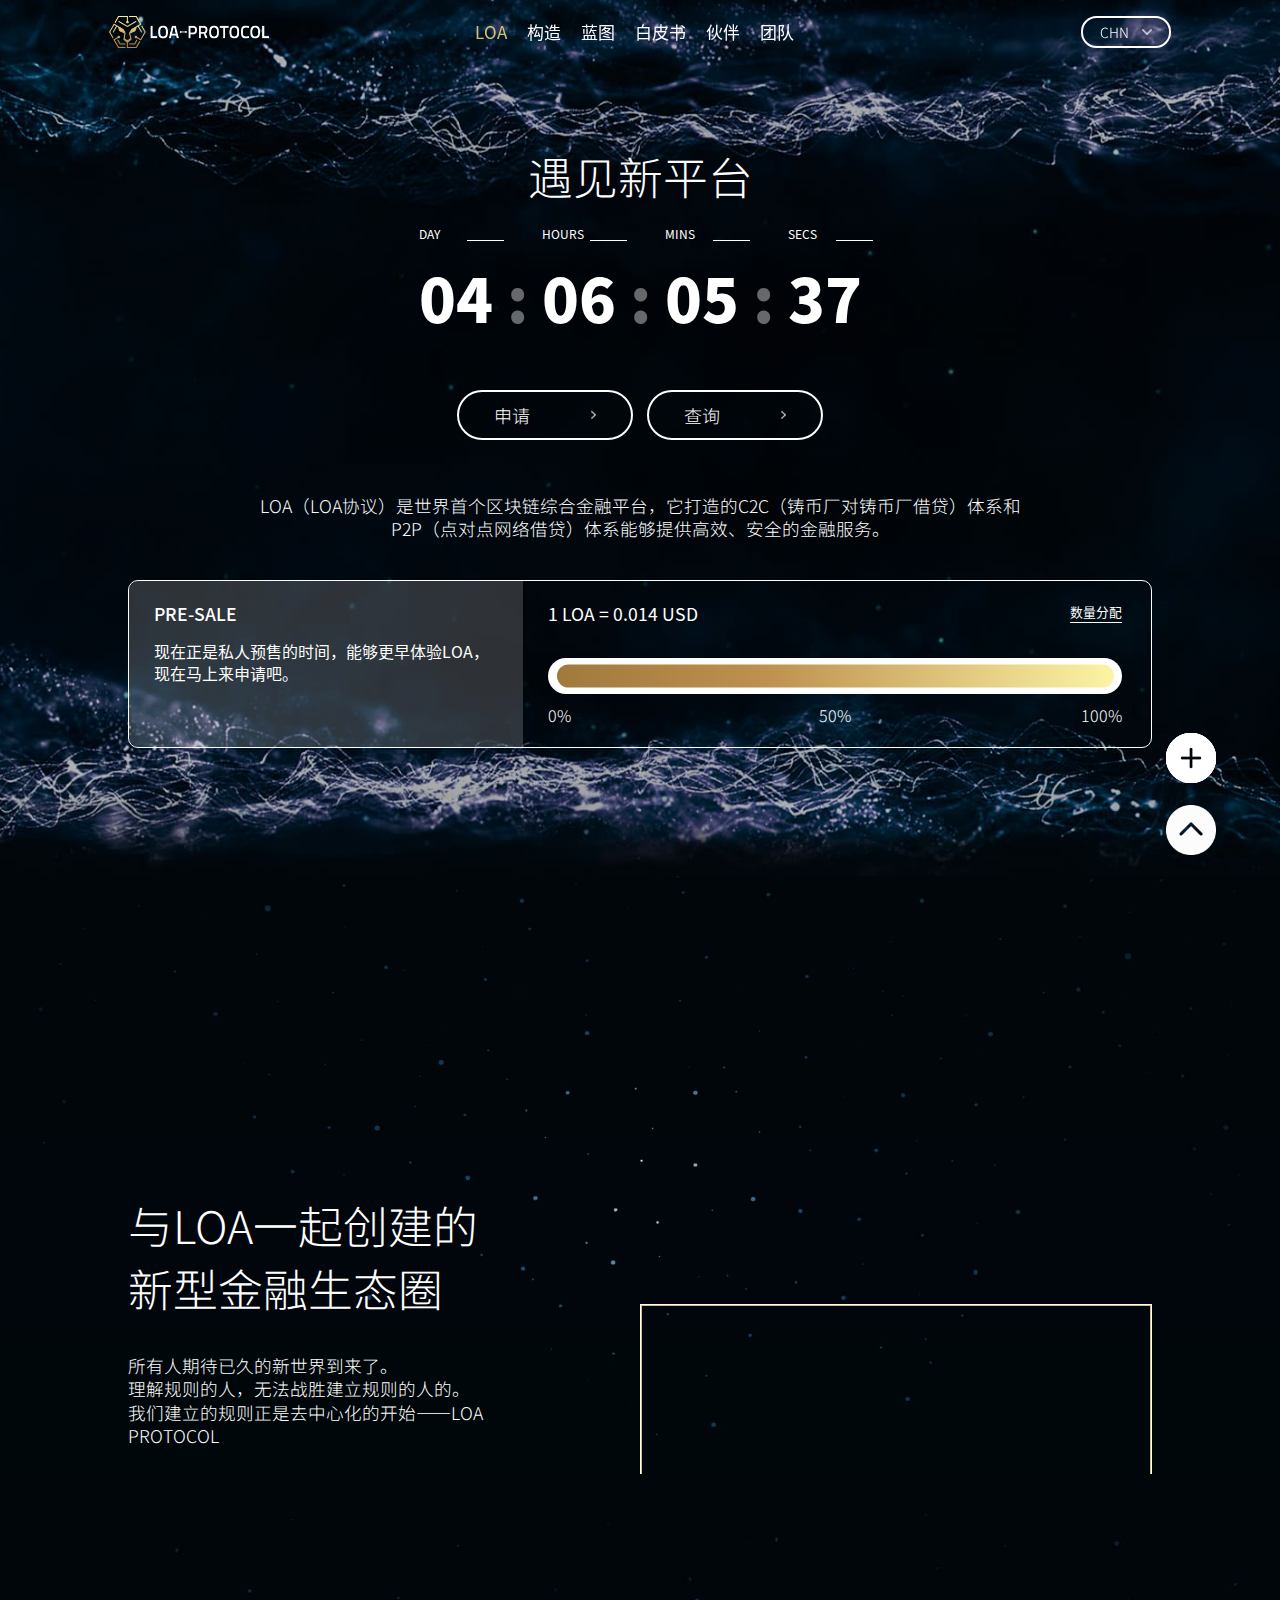
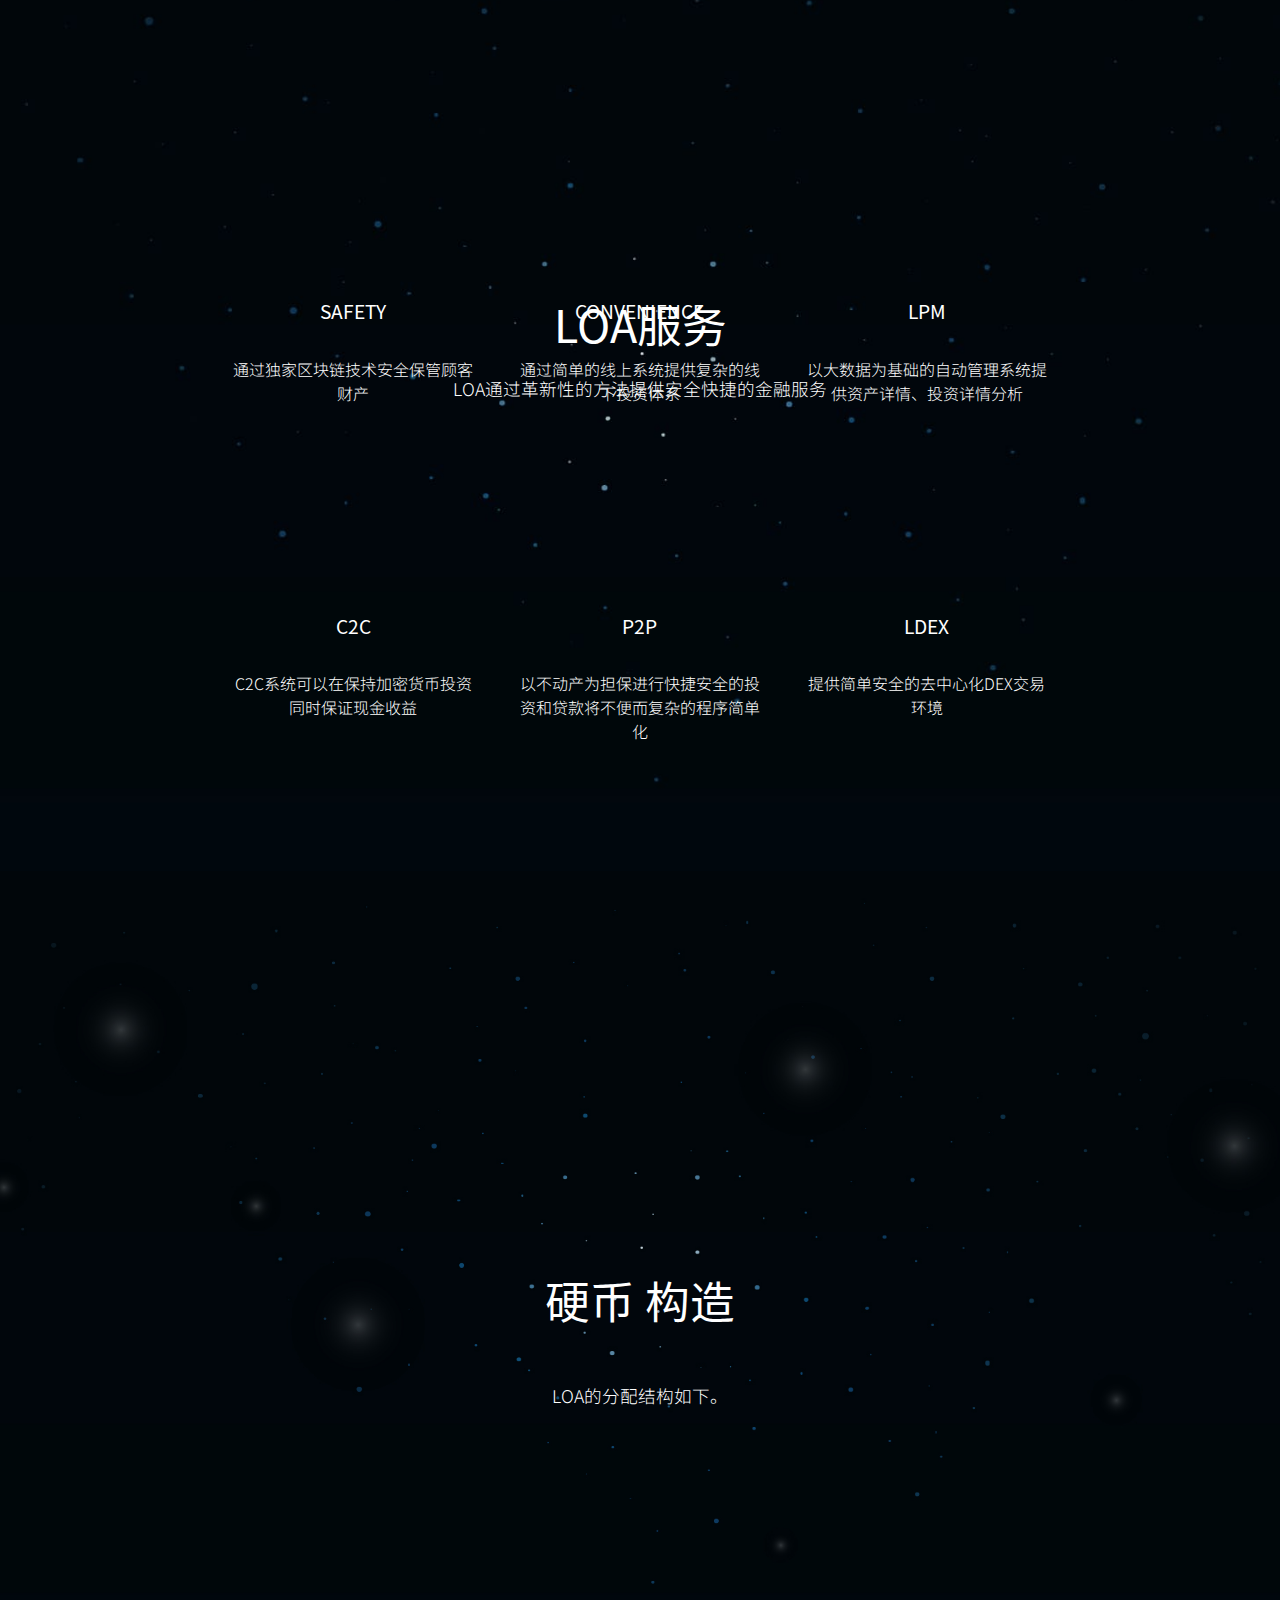
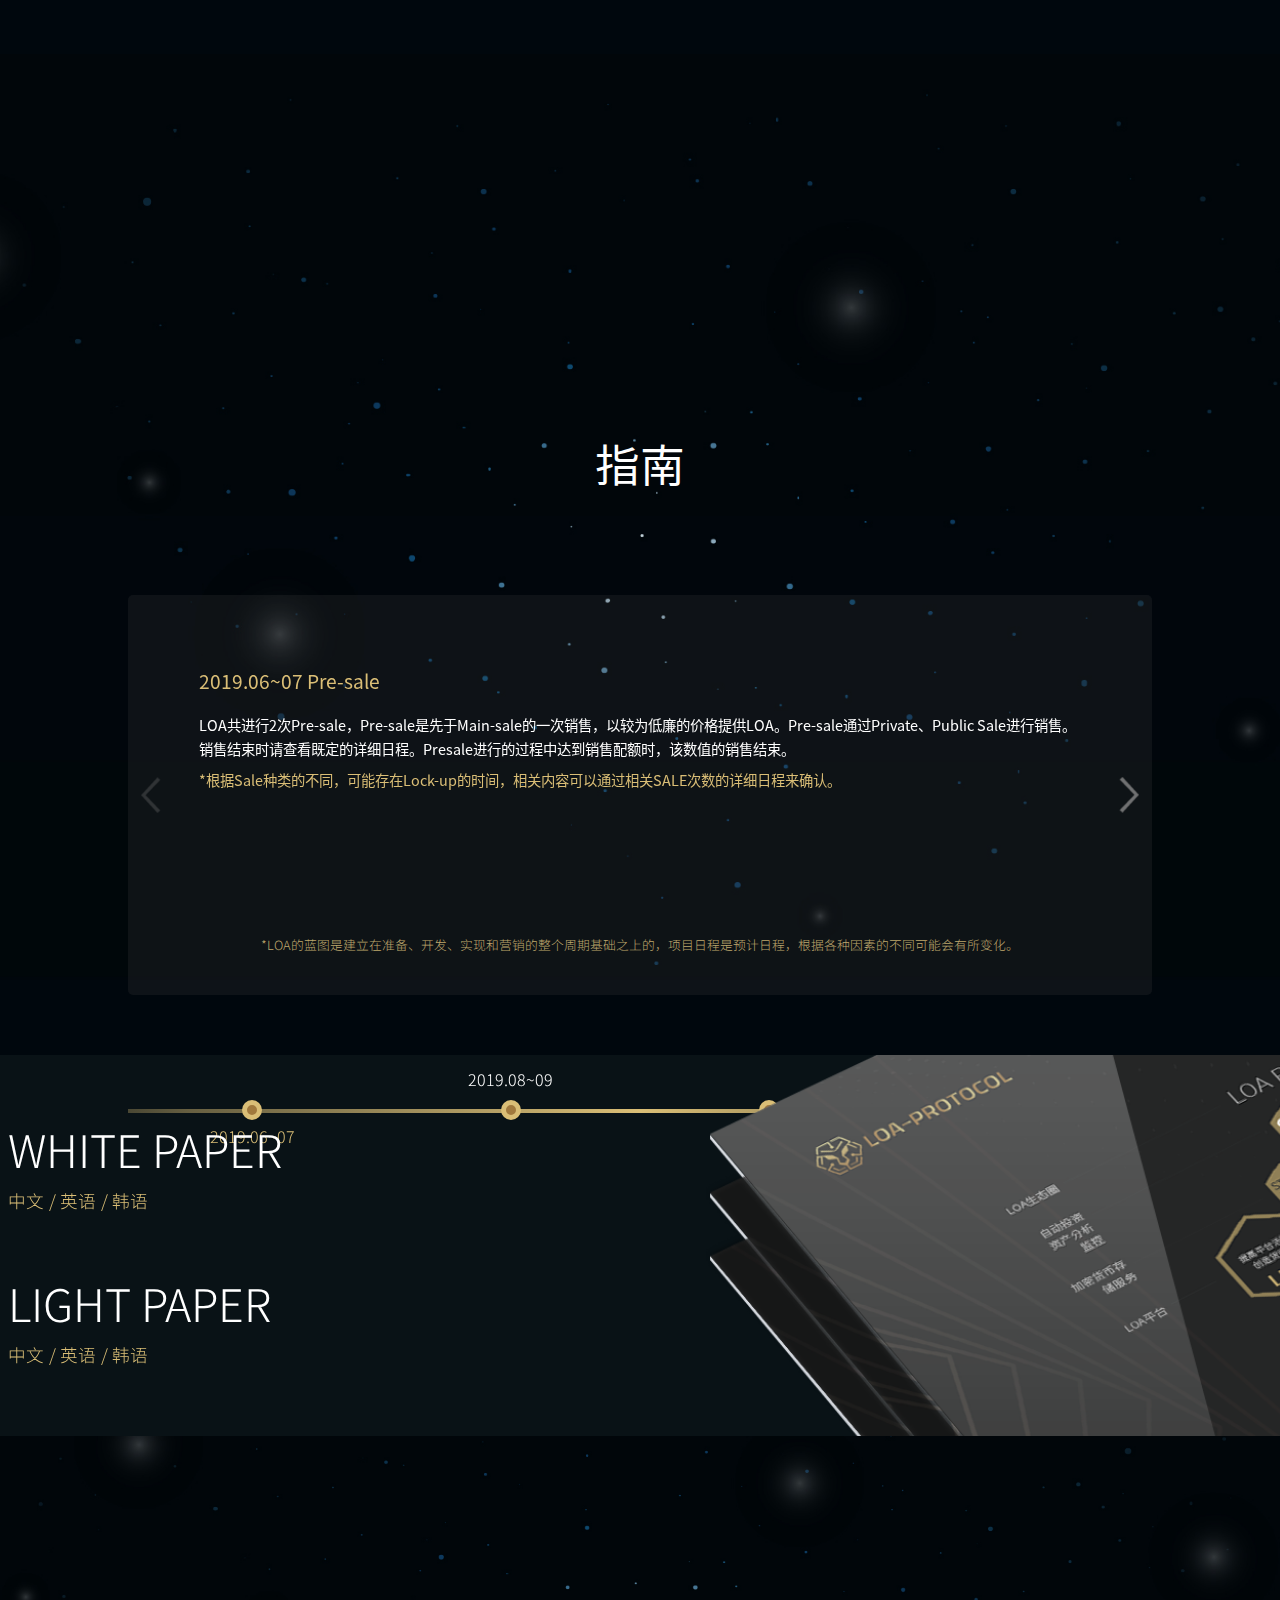
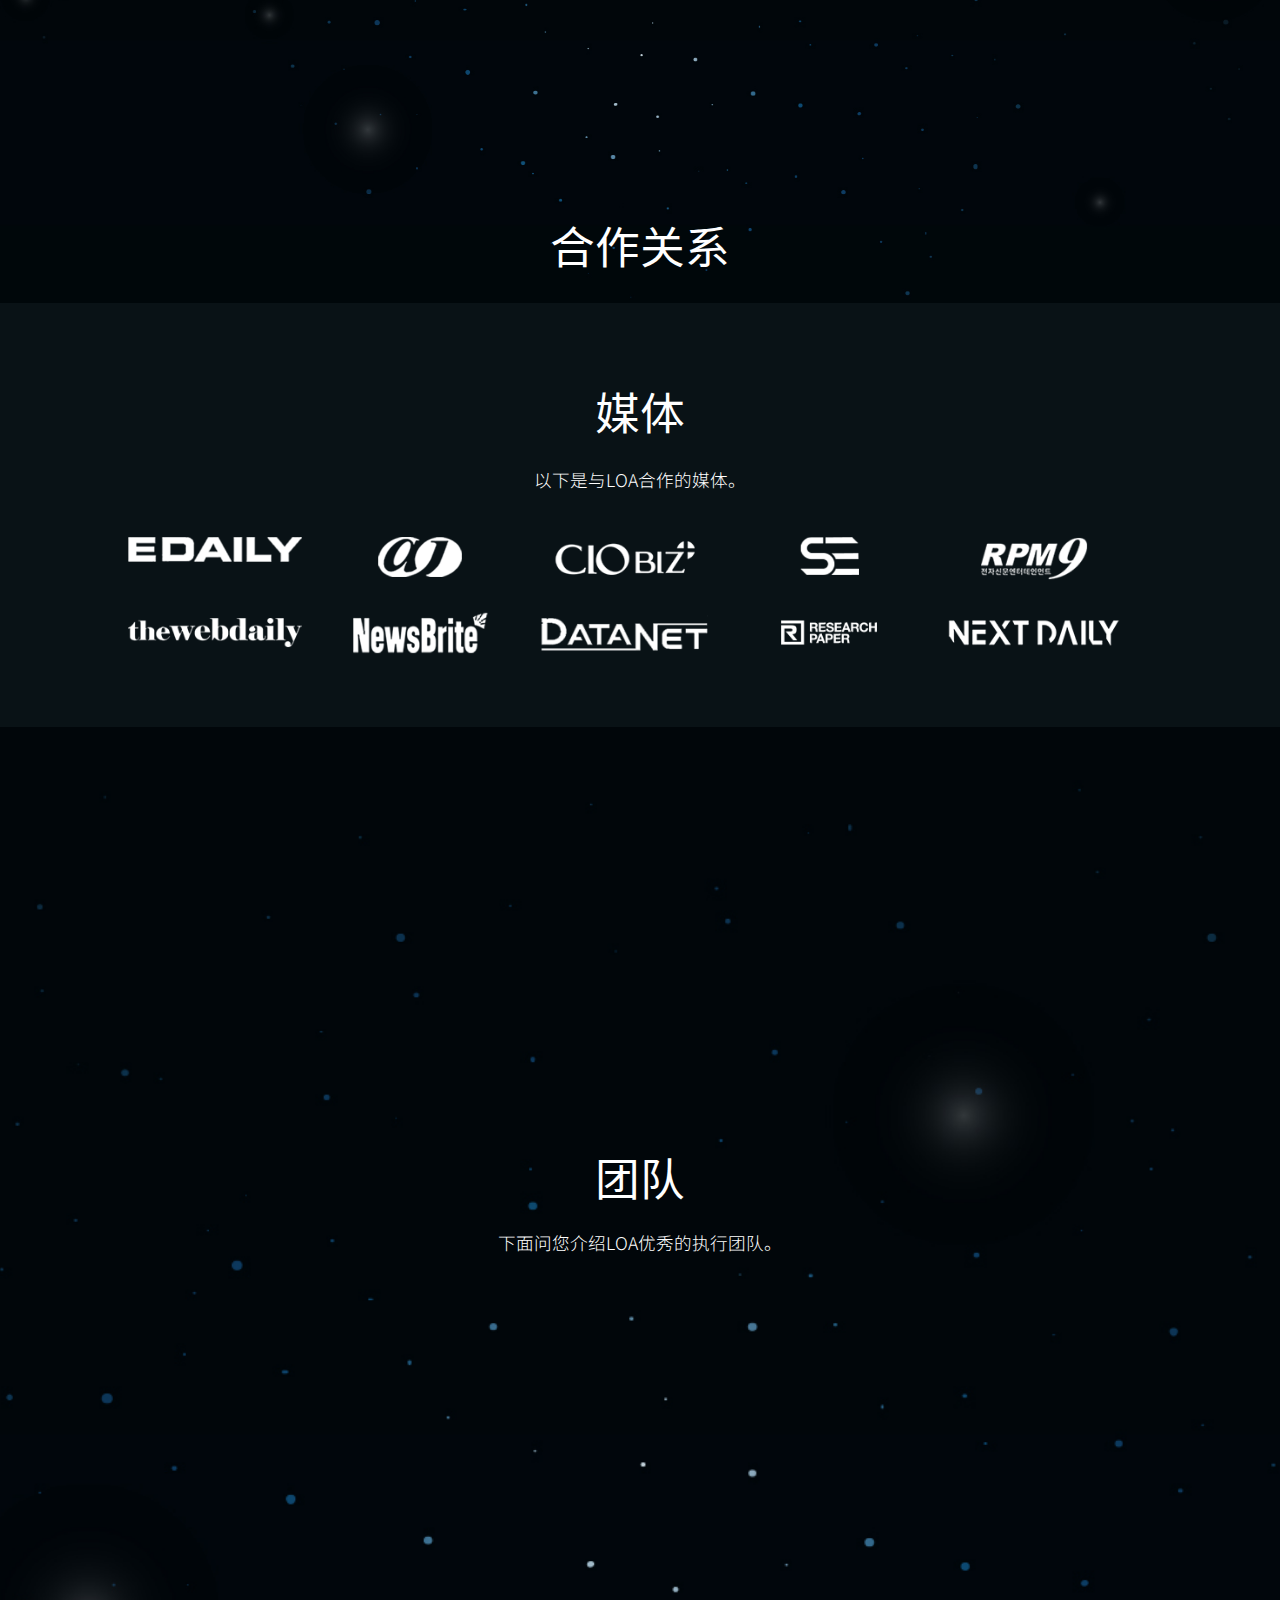
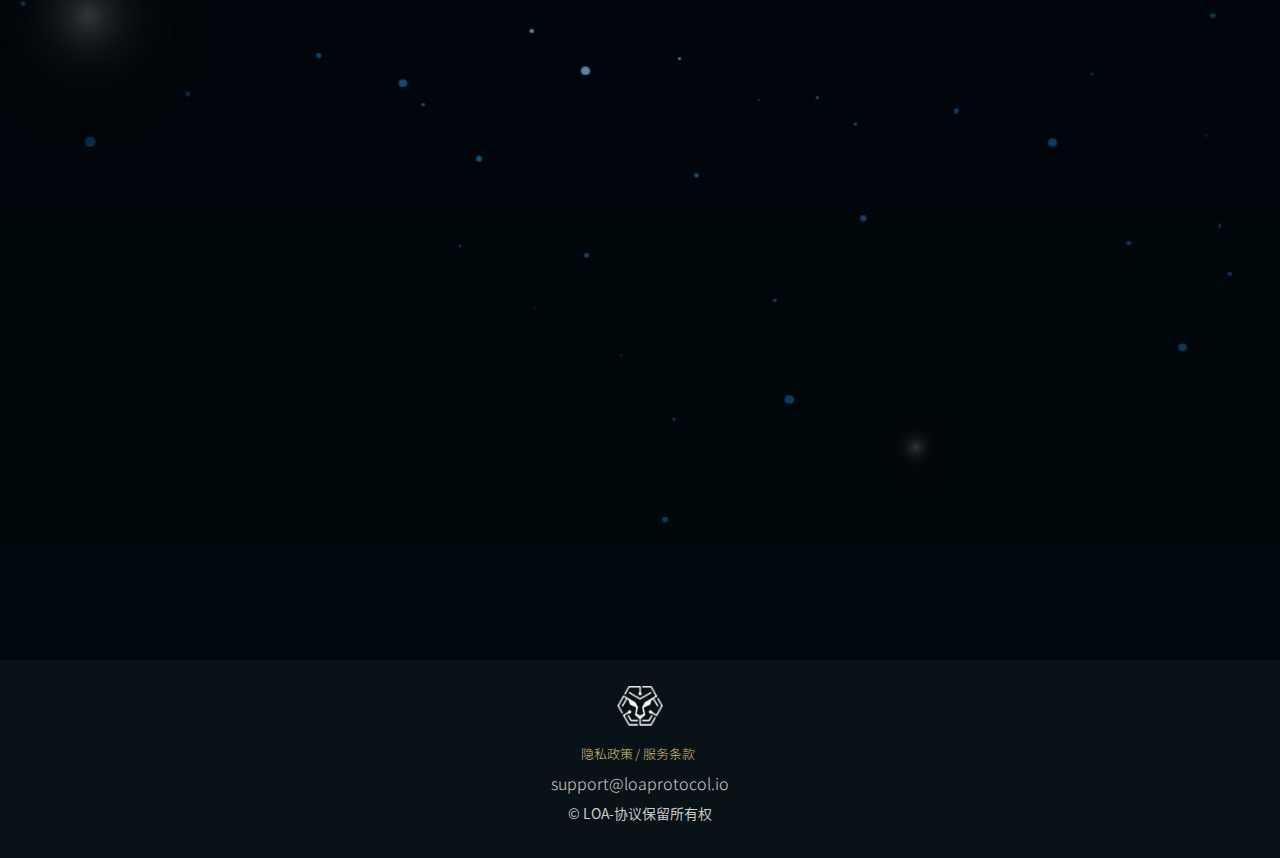
<file: chindex.html>
<!DOCTYPE html>
<html lang="zh-Hans">
<head>
    <meta charset="UTF-8">
    <meta name="viewport" content="width=device-width, initial-scale=1.0">
    <meta http-equiv="X-UA-Compatible" content="ie=edge">
    <title>LOAPROTOCOL</title>
    <link rel="shortcut icon" href="./images/loaloa.ico">
    <link rel="stylesheet" href="./css/reset.css">
    <link rel="stylesheet" href="./css/chstyle.css">
    <link href="https://fonts.googleapis.com/css?family=Noto+Sans+SC:300,400,500,700,900&display=swap" rel="stylesheet">
    <link rel="stylesheet" href="./css/swiper.min.css">
    <script src="./js/jquery-3.3.1.min.js"></script>
    <script src="./js/swiper.min.js"></script>
</head>
<body>
    <aside>
        <ul>
            <li><div class="img"></div></li>
            <li><a href="https://open.kakao.com/o/gcjHzKsb" target="_blank"><img src="./images/sns-1.png" alt="kakao talk 快捷键"></a></li>
            <li><a href="https://t.me/LOAprotocol" target="_blank"><img src="./images/sns-2.png" alt="Telegram 快捷键"></a></li>
            <li><a href="https://www.instagram.com/loaprotocol/" target="_blank"><img src="./images/sns-3.png" alt="照片墙 快捷键"></a></li>
            <li><a href="https://medium.com/@loaprotocol" target="_blank"><img src="./images/sns-4.png" alt="Medium 快捷键"></a></li>
            <li><a href="https://www.youtube.com/channel/UCcReUg2evpIv9GwSW9BVaVg?view_as=subscriber" target="_blank"><img src="./images/sns-5.png" alt="优兔 快捷键"></a></li>
        </ul>
    </aside>
    
    <button class="top-btn"><img src="./images/topbtn.png" alt="主径 快捷键"></button>

    <header class="pc-header">
        <div class="contents clearfix">
            <a class="logo" href="./"><img src="./images/logo.png" alt="标志"></a>
            <nav>
                <ul class="nav-list clearfix">
                    <li><a href="#main">LOA</a></li>
                    <!-- <li><a href="#about">About</a></li>
                    <li><a href="#technology">TECHNOLOGY</a></li> -->
                    <li><a href="#matrix">构造</a></li>
                    <li><a href="#roadmap">蓝图</a></li>
                    <li><a href="#whitepaper">白皮书</a></li>
                    <li><a href="#partner">伙伴</a></li>
                    <li><a href="#team">团队</a></li>
                    <!-- <li><a href="#adven">ADVENTURER</a></li> -->
                </ul>
            </nav>
            <div class="select-wrap clearfix">
                <!-- <a class="home-btn" href="#">LOA-PLATFORM</a>  -->
                <div class="lang">
                    <div class="wrap">
                        <a class="on-lang" href="./chindex.html">CHN</a>
                        <img src="./images/down-btn.png" alt="选择语言">
                    </div>
                    <div class="wrap on-click">
                        <div class="lang-box">
                            <a class="close" href="./chindex.html">CHN</a>
                            <a href="./enindex.html">ENG</a>
                            <a href="./index.html">KOR</a>
                        </div>
                    </div>
                </div>
            </div>
        </div>
    </header>

    <header class="m-header">
        <div class="contents">
            <a class="logo" href="./"><img src="./images/logo.png" alt="标志"></a>
            <img class="menu" src="./images/menu.png" alt="菜单">
        </div>
        <div class="m-back">
            <nav class="m-nav">
                <img class="m-close" src="./images/close.png" alt="关闭">
                    <ul class="nav-list">
                        <li><a href="#main">LOA</a></li>
                        <!-- <li><a href="#about">About</a></li> -->
                        <!-- <li><a href="#technology">TECHNOLOGY</a></li> -->
                        <li><a href="#matrix">构造</a></li>
                        <li><a href="#roadmap">蓝图</a></li>
                        <li><a href="#whitepaper">白皮书</a></li>
                        <li><a href="#partner">伙伴</a></li>
                        <li><a href="#team">团队</a></li>
                        <!-- <a class="home-btn" href="#">LOA-PLATFORM</a>  -->
                        <!-- <li><a href="#adven">ADVENTURER</a></li> -->
                    </ul>
                    <ul class="lang-wrap clearfix">
                        <li><a href="./index.html"><img src="./images/ko.jpg" alt="韩语页"><span>KO</span></a></li>
                        <li><a href="./enindex.html"><img src="./images/en.jpg" alt="英语页"><span>EN</span></a></li>
                        <li><a href="./chindex.html"><img src="./images/ch.jpg" alt="汉语页"><span>CH</span></a></li>
                    </ul>
            </nav>
        </div>
    </header> 
   <div class="modal_apply_bg"></div>
   <div class="modal_apply modal">
       <button type="button" class="close"></button>
       <h4 class="title">申请</h4>
       <div class="info_wrap">
           <input type="text" id="email" class="email" placeholder="E-mail (请输入包括@的邮箱地址)" >
           <p class="check_text">请输入包括@的邮箱地址</p>
           <div class="select_wrap">
               <input type="radio" id="BIT" name="select" checked>
               <label for="BIT"></label>
               <span>BTC</span>
           </div>
           <div class="select_wrap">
               <input type="radio" id="ETH" name="select">
               <label for="ETH"></label>
               <span>ETH</span>
           </div>
           <div class="text_wrap">
               <input type="number" class="bit on" placeholder="最少 0.1BTC - 最多 5BTC">
               <input type="number" class="eth" placeholder="最少 3ETH - 最多 100ETH">
               <div class="text_bit on">BTC</div>
               <div class="text_eth">ETH</div>
               <p>
                   <span class="about">≒</span>
                   <span>0</span>
                   <span>LOA</span>
               </p>
           </div>
           <input type="text" class="wallet_email" placeholder="钱包地址（请输入钱包地址）">
           <input type="text" class="wallet_email_check" placeholder="确认钱包地址">
           <p class="check_text">Wallet Address密码不一样。 请再确认一下。</p>
           <input type="password" class="password" placeholder="密码">
           <input type="password" class="password_check" placeholder="确认密码">
           <p class="check_text">密码密码不一样。 请再确认一下。</p>
           <input type="text" class="code" placeholder="推荐人代码">
       </div>
       <div class="agree">
           <span>※ 同意<a href="#" class="accent accent_investment">投资注意事项</a>及上述内容。</span>
           <input type="checkbox" id="invest_agree_check">
           <label for="invest_agree_check"></label>
       </div>
       <div class="agree agree_apply">
        <span>※<a href="#" class="accent accent_application">同意申请注意事项。</a></span>
        <input type="checkbox" id="apply_agree_check">
        <label for="apply_agree_check"></label>
    </div>
       <button type="button" class="popup_btn">申请</button>
   </div>
   <div class="apply_precaution modal investment">
       <button type="button" class="precaution_close"></button>
       <h4 class="title">投资注意事项</h4>
       <div class="precaution_bx">
           <div class="precaution">
               <h4>PRIVACY</h4>

               <h5>1. General Provisions</h5>

               <p class="precaution_title">A. Basic Principles</p>
               a. LOA FOUNDATION PTE. LTD. ("LOA") seeks to comply with the applicable laws and regulations relating to personal data, including but not limited to the Personal Data Protection Act 2012 (Act No. 26 of 2012) of Singapore (collectively, the "Data Protection Legislation").
               <br/>
               b. This data privacy policy ("Data Privacy Policy") sets out the basis for collection, use, disclosure and processing of personal data by LOA. This policy will apply to the use of the website features, products and services provided by LOA (collectively, "Services") on [https://loaprotocol.io] ("Website"), excluding Services which may be subject to separate privacy policies which do not incorporate this Data Privacy Policy.
               <br/>
               c. In this Data Privacy Policy, (i) "personal data" means data, whether true or not, about an individual who can be identified from that data, or from that data and other information to which the organization has or is likely to have access, and (ii) "User" means you, the person using the Website or the Services, and if you are using the Website or the Services on behalf of an entity, references to "User" means you, that entity or both, as appropriate.
               <br/>
               d. Please read this Data Privacy Policy carefully. If there are any queries or feedback concerning this Data Privacy Policy, please contact LOA's Data Protection Officer at the email address set out at Article 20 below.
               <br/>
               <br/>
               <h5>2. Collection OF PERSONAL DATA</h5>

               <p class="precaution_title">A. Collection of Personal Data</p>
               a. Personal data which LOA may collect include, without limitation, a User's name, address, nationality, email address, phone number, gender, birth date, ID card, online identifier (such as username), device unique identity, operating system or version, hardware information, cookie, browser information, date and time spent on the Services, history log and financial information (such as credit card numbers, bank account information and digital or crypto wallet address).
               <br/>
               b. LOA does not collect sensitive personal data (race, thoughts and beliefs, political beliefs, criminal records or medical records) which collection may constitute a violation of the fundamental human rights of the User.
               <br/>
               c. LOA collects personal data in a number of different ways. For example:
               I. where a User signs up for a membership on the Website, LOA will collect such User's e-mail address and password; <br/>
               II. as part of the know-your-customer ("KYC") process by LOA, LOA may collect a User's name, nationality, contact details, country of residence, date of birth, sex, photo, identity documents (such as national identification card, driver's license, passport, etc.) and wallet address. Where required by the applicable law, LOA will redact or delete personally identifiable numbers such as the national identification number, the driver’s license number and the passport number; <br/>
               III. during a User's interaction with the Website or use of any of the Services, LOA may collect technical information relating to such User's device and browser, such as: (1) device make and model, and Internet Protocol address; (2) operating system version, browser type and browser language; and (3) browsing actions and patterns etc.; and<br/>
               IV.. when a User contacts LOA (such as to report a problem with the Website or to provide feedback), LOA may keep a copy of the correspondence and any further information provided by such User. <br/>
               <br/>
               <p class="precaution_title">B. Method of Collection of Personal Data</p>
               a. In relation to any User, LOA may collect personal data either: <br/>

               I. when such User (or its authorized representative) voluntarily provides such personal data to LOA, for example, when completing the KYC process or when subscribing for the use of, or in the course of using, the Services; or<br/>
               II. automatically, during such User's interaction with the Website and use of the Services.
               <br/>
               b. Where a User voluntarily provides any personal data or information, such User represents and warrants that:
               <br/>
               I. such personal data or information is accurate and complete; and<br/>
               II. if such personal data or information relates to a third party, such User has obtained the consent of the said third party to the collection, use, disclosure and processing of such third party's personal data or information on the terms set forth in this Data Privacy Policy, and is duly authorized by the third party to provide such third party's personal data or information.
               <br/>
               <br/>
               <p class="precaution_title">C. Consent</p>
               a. By using the Services to which this Data Privacy Policy applies, or by submitting any personal data to LOA, the relevant User agrees that LOA may collect, use, disclose or otherwise process the personal data in accordance with this Data Privacy Policy.
               <br/>
               b. A User is deemed to have consented to the collection, use, disclosure and processing of the personal data in accordance with this Data Privacy Policy: 
               <br/>
               I. when such User (or its duly authorized representative) voluntarily provides the personal data; <br/>
               II. when such User (or its duly authorized representative) is aware of the purpose for which the personal data is provided; <br/>
               III. it is reasonable for such User (or its duly authorized representative) to have provided the personal data to LOA in the circumstances; or<br/>
               iv. any other circumstances where the Data Protection Legislation provides for the deemed consent of such User. <br/>
               <br/>
               <h5>3. Purpose of Collection and Use of Personal Data</h5>

               <p class="precaution_title">A. Purpose of Collection and Use of Personal Data</p>
               a. LOA may collect and use personal data for any of the purposes as set forth below: 
               <br/>
               I. for LOA to perform its obligations in the course of, or in connection with, the provision of Services requested by the relevant Users; <br/>
               II. verifying and authenticating the identity of its Users; <br/>
               III. managing use of, or subscription to, the Services, including for example, creating and managing user accounts; <br/>
               IV. providing, maintaining, improving and delivering content and Services. For example, LOA may collect anonymous analytics and statistical information from its users to verify the effectiveness of the Services, the frequency of access or conducting statistical analysis; <br/>
               V. facilitating any potential token sale organized by LOA, including carrying out any KYC checks on potential purchasers and holders of such tokens; <br/>
               VI.  where a User has agreed to receive marketing and advertising communications, informing such User of new service developments, customized services, events and other customized marketing and advertising information. <br/>
               VII. communicating with Users, such as responding to, handling, and processing queries, requests, applications, complaints and feedback; <br/>
               VIII. conducting investigations or internal audits, or taking action, including in relation to any violation of the laws or terms and conditions applicable to the use of the Website or any of the Services; <br/>
               IX. complying with any applicable laws, regulations, codes of practice, guidelines or rules or to assist in law enforcement and investigations conducted by any governmental or regulatory authority; <br/>
               X. any other purposes for which the relevant User has provided the personal data; <br/>
               XI. transmitting to any third parties (including, for example, third party service providers and agents and relevant governmental and regulatory authorities, whether in Singapore or elsewhere) for the aforementioned purposes; and<br/>
               XII. any other purposes which are necessary, ancillary or consequential to the above. <br/>
               b. LOA may continue to collect, use, disclose or otherwise process personal data for any of the purposes listed above, even in situations where the User's relationship with LOA (for example, pursuant to a contract) has been terminated or altered in any way, for a reasonable period thereafter (including, where applicable, a period to enable LOA to enforce its rights against the User).
               <br/>
               c. LOA will collect, use, disclose and otherwise process the User's personal data only for the purposes set out in Article 5(a) and only to the extent allowed under the Data Protection Legislation. LOA will not collect, use, disclose and otherwise process the User's personal data for any other purpose save where:
               <br/>
               I. the User consents to such collection, use, disclosure and processing of the personal data; <br/>
               II. the personal data has been processed to be personally unidentifiable, and will be used for statistical analysis; or <br/>
               III. where such collection, use, disclosure and processing are otherwise required by law or upon lawful request by governmental authorities. <br/>
               <br/>
               <h5>4. Disclosure of Personal Data</h5>

               <p class="precaution_title">A. Basic Principles of Sharing and Provision of Personal Data</p>
               LOA may disclose personal data to third parties: <br/>
               a. where such disclosure is required for LOA to perform its obligations in the course of or in connection with its provision of the Services requested by the User; or
               b. where such disclosure is to a third-party service provider, agent or other organization performing any of the functions listed in Article 5 on behalf of LOA. <br/>
               <br/>
               <p class="precaution_title">B. Transfer of Personal Data outside of Singapore</p>
               a. LOA shall only transfer personal data outside Singapore in accordance with the Data Protection Legislation. <br/>
               b. Each User agrees, acknowledges and consents that due to the nature of the Services, personal data may be stored or processed in any country where LOA has operations (including but not limited to Singapore, the Republic of Korea) or engages third party service providers. <br/>
               c. LOA may transfer personal data outside Singapore to countries which may have data protection rules that are different from those of Singapore. However, LOA shall take measures to ensure that any such transfers comply with the Data Protection Legislation, and such personal data remains protected to the standards described in this Data Privacy Policy. In certain circumstances, courts, law enforcement agencies, regulatory agencies or security authorities in those other countries may be entitled to access the personal data. <br/>
               <br/>

               <p class="precaution_title">C. Outsourced Handling of Personal Data</p>
               LOA may outsource the handling of Users' personal data to third party service providers for the purposes of performing KYC checks, anti-money laundering checks, countering terrorism financing checks and/or any other checks as required by the applicable laws on the Users. For the purposes of such handling: <br/>
               a. LOA may disclose and transmit the personal data to its third-party service provider. <br/>
               b. LOA may disclose and transmit the following types of personal data to the third-party service providers. <br/>
               c. The personal data may be disclosed and transmitted by LOA to the third-party service providers who will store and retain such personal data in not limited but including Singapore and the ROK <br/>
               d. The personal data will be disclosed and transmitted to the third-party service provider immediately upon LOA's receipt of the personal data; and <br/>
               e. The third-party service provider shall protect and retain the personal data in accordance with LOA's written instructions. <br/>
               <br/>
               <h5>5.Retention of the Personal Data</h5>

               <p class="precaution_title">A. Basic Principles of Retention of the Personal Data</p>
               a. LOA shall retain personal data for as long as is necessary to fulfill the purpose for which the personal data was collected, or as required or permitted by the applicable laws. <br/>
               b. LOA will cease to retain personal data, and remove the means by which the personal data can be associated with individual Users, as soon as it is reasonable to assume that such retention no longer serves the purpose for which the personal data was collected, and is no longer necessary for legal or business purposes. <br/>
               <br/>
               <p class="precaution_title">B. Process and Method of Destruction of Personal Data</p>
               a. LOA shall destroy the personal data in accordance with Article 10(b) within 5 days from the date when the period for retention of the personal data under Article 9 expires. <br/>
               b. LOA will destroy the personal data by any of the following methods: <br/>
               I. Personal data recorded or stored on paper: by shredding or by incinerating; or<br/>
               II. Personal data stored electronically: by deleting the files permanently using technical methods such as low-level formatting so that the records cannot be recovered. <br/>
               <br/>
               <h5>6.Rights of Users</h5>

               <p class="precaution_title">A. Right to Withdraw Consent to Collection, Use and Provision of Personal Data</p>
               a. A User can withdraw his/her consent for the collection, use, disclosure and processing of personal data at any time by writing to LOA's Data Protection Officer at the email address set out at Article 20 below. <br/>
               b. Upon receipt of the request to withdraw the User's consent, LOA will require a reasonable time to process the request and for LOA to notify the User of the consequences of such withdrawal, including any legal consequences which may affect the User's rights and liabilities. In general, LOA shall seek to process the request within 30 calendar days of receiving the same. <br/>
               c. Depending on the nature and scope of the withdrawal of consent, in certain cases, LOA may not be able to continue providing the User with certain Services. <br/>
               d. The User's withdrawal of consent does not affect LOA's right to continue to collect, use, disclose and process personal data where such collection, use, disclosure and processing without consent is permitted or required under the applicable laws. <br/>
               <br/>
               <p class="precaution_title">B. Request for Access to and Correction of Personal Data</p>
               a. A User may make: <br/>
               I. an access request, for a copy of that User's personal data which LOA holds, or for information about the ways in which LOA uses or discloses that User's personal data; or<br/>
               II. a correction request, to correct or update any of the personal data which LOA holds about that User, <br/>
               by contacting LOA's designated Data Protection Officer, whose details are set out at Article 20. <br/>
               b. Where the User requests for correction or deletion of the personal data, LOA will not use or provide the personal data of that User until the correction or deletion of the personal data is complete, and will response to the User's request in good faith. If the correction or deletion is deemed to be necessary due to any errors in the personal data or expiration of the retention period, LOA will take necessary measures without delay. <br/>
               c. LOA may ask the User to verify his/her identity and for more information about the request. Where LOA is legally permitted to do so, LOA may also refuse the request with or without providing the User with any reasons for doing so. <br/>
               d. Where the User has made an access request, LOA may charge a reasonable administrative fee to cover the costs of responding to such request. If LOA decides to do so, LOA will provide the User with a written estimate of such fee before processing such request. <br/>
               <br/>
               <p class="precaution_title">C. Exercise of Rights by Proxy</p>
               The User may exercise such User's rights under this Chapter 6 through his/her legal representative or agent. In this case, the User shall submit a power of attorney under the relevant Data Protection Legislation to LOA. <br/>
               <br/>
               <h5>7.Installation/Operation and Rejection of Automatic Data Collection Tools</h5>

               <p class="precaution_title">A. Use of cookies, etc.</p>
               a. LOA uses cookies or similar tracking technologies that authenticate, save and retrieve the User's access information. Cookies are small data files stored on the User's device by the Website or the Services, which also save readable information when the User visits the Website or uses LOA's services. <br/>
               b. LOA uses the cookies for the following purposes: <br/>
               I. maintenance of the User's access session; <br/>
               II. analysis of service visits and uses; and<br/>
               III. secured access. <br/>
               c. The User has the option to install the cookies. Accordingly, the User may permit all cookies, or go through confirmation whenever the cookies are saved, or reject saving of all cookies, by configuring his/her web browser appropriately. However, if the User rejects the installation of the cookies, this may adversely affect the User's browsing experience, and the User may also face difficulties in using the Services. <br/>
               <br/>
               <h5>8.Protection of the Personal Data</h5>

               <p class="precaution_title">A. Basic Principles of Protection of the Personal Data</p>
               a. LOA shall take reasonable steps to secure and protect personal data in its possession by implementing measures to secure and protect such personal data as required to comply with the Data Protection Legislation, including: <br/>
               I. reasonable security arrangements to prevent unauthorized access, collection, use, disclosure, copying, modification, disposal or similar risks to personal data; and<br/>
               II. security precautions safeguarding all electronic storage and transmission of personal data. <br/>
               b. While LOA strives to use commercially acceptable means to protect personal data, no method of transmission over the Internet or method of electronic storage is completely secure and LOA cannot ensure absolutely the security of any personal data in its possession or control. <br/>
               c. To the fullest extent permitted by the law, LOA shall not be liable in any manner for any losses arising from any unauthorized collection, use, disclosure or otherwise processing of personal data. <br/>
               d. LOA shall not be held responsible for the acts, omissions, data policies or use of cookies by any third party, or the content or security of any third-party websites (even if linked from the Website). Any such liability is expressly disclaimed and excluded to the fullest extent permitted under the law. <br/>
               <br/>
               <p class="precaution_title">B. Minimum Staff and Staff Training</p>
               LOA limits the staff handling the personal data to the staff-in-charge, and for this purpose, LOA assigns a separate password which is reset on a regular basis. In addition, LOA always stresses compliance with this Data Privacy Policy through frequent training of the staff-in-charge. <br/>
               <br/>
               <p class="precaution_title">C. Establishment and Execution of Internal Management Plan</p>
               LOA has established and is executing an internal management plan to ensure secured processing of the personal data. <br/>
               <br/>
               <p class="precaution_title">D. Encryption of Personal Data, etc.</p>
               The User's personal data is encrypted for storage and management, such that only the User and the appropriate LOA staff have access to it.
               <br/>
               <p class="precaution_title">E. Restriction on Access to Personal Data</p>
               LOA takes reasonable measures to control access to the personal data by granting, changing or revoking access to the database system that processes the personal data as necessary, and controls unauthorized access from external networks by using firewalls. 
               <br/>
               <br/>
               <h5>9.Contact information</h5>

               <p class="precaution_title">A. Data Protection Officer</p>
               The User may notify the following staff of any complaint related to the protection of personal data that may occur when using the Services, or to request for access to or correction of personal data: <br/>
               Name: Ethan Han <br/>
               Position: CEO  <br/>
               E-mail: admin@loaprotocol.io <br/>
               <br/>
               <h5>10.Miscellaneous</h5>

               <p class="precaution_title">A. Public Notice and Notification of Data Privacy Policy</p>
               a. If LOA amends the Data Privacy Policy, LOA will notify all Users of the reason for the amendment and the details through a "Public Notice" electronic bulletin board managed/operated by LOA, at least 7 days before the amendment; provided, that if there is an important change in the Users' rights with regard to the collection and use of the personal data, LOA will notify the Users at least 30 days before the amendment. <br/>
               b. If LOA wishes to obtain additional consent from the User in order to use the personal data or outsource handling of the personal data to a third-party service provider beyond the scope agreed by the User, LOA will individually give the Users a written notice prior to doing so. <br/>
               c. If LOA outsources the collection, storage, processing, use, provision, management, and destruction, etc. of the personal data to a third party, LOA will notify the User of the same through in writing or through this Data Privacy Policy. <br/>
               <br/>
               <p class="precaution_title">B. Remedies Available for Violation of Rights and Interests</p>
               The User may make inquiries about remedies or consultations available for infringement on the personal data to the institutions set forth below, which are independent from LOA. If the User is not satisfied with the results of LOA's own handling the complaints or the remedy related to the personal data or needs more information, he/she may contact the Personal Data Protection Commission of Singapore at the contact details set out on https://www.pdpc.gov.sg/.   <br/>

               <h4>TERMS OF USE</h4>
               <br/>
               <h5>1. General Provisions</h5>

               <p class="precaution_title">A. Purpose</p>
               The purpose of these General Terms and Conditions for LOA Services ("Terms and Conditions") is to set forth the rights, obligations and responsibilities of LOA FOUNDATION PTE. LTD. ("LOA") and the User (as defined below) in relation to the use of the website features, products and services provided by LOA on the Website (collectively, "Services"). <br/>
               <br/>
               <p class="precaution_title">B. Application</p>
               a. These Terms and Conditions shall apply to all the Services, excluding Services which may have separate terms and conditions and which do not incorporate these Terms and Conditions. <br/>
               b. In relation to any User, these Terms and Conditions shall be effective immediately upon the earlier of (i) the initial use of such Services, and (ii) the acceptance of these Terms and Conditions by the User. <br/>
               <br/>
               <p class="precaution_title">C. Definitions</p>
               Unless the context otherwise requires, the following definitions shall apply in these Terms and Conditions: <br/>
               <strong>"Application"</strong> means the electronic means through which a User may access the Services on a mobile device. <br/>
               <strong>"Data Privacy Policy"</strong> means the privacy policy published on the Website. <br/>
               <strong>"KYC Checks"</strong>means know-your-customer checks as required by the applicable laws, including but not limited to any applicable anti-money laundering rules and any applicable countering the financing of terrorism rules. <br/>
               <strong>"Member"</strong> means the User who accesses the Website and who has been registered with LOA as a member pursuant to Chapter 2. <br/>
               <strong>"Private Key"</strong> means the number decoding the Public Key-encoded information. <br/>
               <strong>"Public Key"</strong> means a unique number that specifies the Wallet and which is disclosed to the public. <br/>
               <strong>"Services"</strong> has the meaning given to it in Article 1. <br/>
               <strong>"Tokens"</strong> means the ERC-20 standard tokens known as "LOAPROTOCOL tokens", which LOA intends to issue. <br/>
               <strong>"User"</strong> means you, the person using the Website or the Services, and if you are using the Website or Services on behalf of an entity, references to "User" means you, that entity or both, as appropriate. <br/>
               <strong>"Wallet"</strong> means the technical solution to store the private and public keys of the wallet and to send and receive cryptographic digital tokens such as the Tokens. "Website" means the website located at [https://loaprotocol.io/].<br/>
               <br/>
               <p class="precaution_title">D. Amendment of the Terms and Conditions</p>
               a. LOA may amend the Terms and Conditions at any time without notice to the Users. <br/>
               b. Upon any amendment to these Terms and Conditions, (i) the amended part of these Terms and Conditions shall be compared against previous Terms and Conditions and distinguished for disclosure, and (ii) the latest version of the these Terms and Conditions (incorporating the latest amendments) shall be displayed on the main page of the Website and shall become effective as of the moment the such latest version is displayed if not otherwise specified by LOA. <br/>
               c. If any User does not agree to the amended Terms and Conditions, (i) such User should cease use of the Website and the Services and (ii) if such User is a Member, such User should withdraw from the membership. To the fullest extent permitted by the applicable laws, by continuing to use the Website or the Services after these Terms and Conditions are amended, such User shall be deemed to have agreed to be bound by the amended Terms and Conditions. <br/>
               <br/>
               <h5>2.Application for Membership</h5>

               <p class="precaution_title">A. Registration as a Member</p>
               a. Access to certain Services requires the relevant User to register with LOA as a Member. <br/>
               b. Any User who wishes to register as a Member must: <br/>
               I. submits an application for membership via the Website; <br/>
               II. accept these Terms and Conditions and the Data Privacy Policy; and<br/>
               III. provide the relevant information requested by LOA in connection with such User's       application, which shall include, without limitation, ID, password, e-mail address and the    information required by LOA for its KYC Checks, such as name, nationality, gender, date    of birth, identification card, country of residence, video (image) information and address    of the Wallet owned and controlled by the User. <br/>
               c. By applying for membership, th
               `e applicant: <br/>
               I. represents and warrants that all information submitted during the application process is true and accurate; <br/>
               II. consents to the collection, use and disclosure of such applicant's personal data in accordance with the Data Privacy Policy; and<br/>
               III. undertakes to: <br/>
               1. ensure that all information submitted to LOA from time to time remains accurate and updated; <br/>
               2. maintain the security and prevent the misuse of any membership credentials issued by LOA in connection with the use of the Website and the Services; <br/>
               3. be fully responsible for, and bound by, any and all use of the Website and the Services referable to such User's membership, whether or not authorized by such User; and<br/>
               4. comply with and be bound by these Terms and Conditions and the Data Privacy Policy. <br/>

               <br/>
               <p class="precaution_title">B. Review of application for membership</p>
               a. Upon receipt of an application for membership, LOA shall as soon as practicable review the application and notify the applicant of whether such application has been accepted. Whilst LOA intends to notify the applicant of the results of the application within 2019.08.31 calendar days from the date of submission of the application and all required documents, there may be a delay in the event that there is a high volume of applications. <br/>
               b. LOA reserves the sole discretion to reject any application for membership for any reason and to withhold information concerning such decision. <br/>
               <br/>
               <h5>3.Services</h5>

               <p class="precaution_title">A. My Page</p>
               The function of My Page will be provided only to Members. <br/>
               <br/>
               <p class="precaution_title">B. Application</p>
               Certain Services are only accessible via the Application. Accordingly, a User must install the Application on such User's mobile device in order to access such Services. <br/>
               <br/>
               <p class="precaution_title">C. Cryptocurrency Wallet</p>
               In the event that LOA provides a cryptocurrency wallet service, LOA intends to only (i) make such service available via the Application, and (ii) to issue one Private Key and one Public Key per account. <br/>
               <br/>
               <p class="precaution_title">D. Dashboard</p>
               The function of dashboards will be provided only to the Member. <br/>
               <br/>
               <p class="precaution_title">E. Newsletter</p>
               Newsletters will be provided only to Users who have provided their e-mail address and who have consented to receive such newsletters. <br/>
               <br/>
               <h5>4.Modification, Withdrawal or Termination of Membership</h5>

               <p class="precaution_title">A. Modification</p>
               Any Member may modify the information provided by such Member to LOA via the Website via the dashboard on the Website or through such other means specified by LOA from time to time. <br/>
               To the fullest extent permitted by the applicable laws, save for information which may be required to be retained by LOA for its legal and business purposes, any information provided prior to the modification shall be destroyed within 7 calendar days from the date of application for the modification. <br/>
               <br/>
               <p class="precaution_title">B. Withdrawal</p>
               Any User may withdraw as a Member by submitting a withdrawal application to LOA via email to support@loaprotocol.io. Upon successful withdrawal, such User's membership shall be deemed terminated on and from the date of withdrawal. <br/>
               To the fullest extent permitted by the applicable laws, save for information which may be required to be retained by LOA for its legal and business purposes, all other information provided by the Member to LOA in connection with such Member's membership will be destroyed within 7 days from the date of withdrawal. As an example, the information on the cryptocurrency that is to be received by the Member will not be destroyed. <br/>
               <br/>
               <p class="precaution_title">C. Suspension and Termination</p>
               LOA reserves the right, exercisable in its sole discretion at any time without prior notice, to suspend, restrict or terminate (as the case may be) the membership of any Member in the event that LOA becomes aware (or suspects) that such Member has breach any of these Terms and Conditions. To the fullest extent permitted by the applicable laws, such right shall be exercisable by LOA without owing any liability to the Member. <br/>
               <br/>
               <h5>5.Objection</h5>

               <p class="precaution_title">A. Objection</p>
               If a User has any query, feedback or objection relating to the use of the Services, such User may contact LOA by sending an email, enclosing all relevant information, to support@loaprotocol.io. LOA shall seek to respond to such email as soon as practicable. <br/>
               <br/>
               <h5>6.Liability</h5>

               <p class="precaution_title">A. Limitation of Responsibility and Liability</p>
               a. The Website and the Services are provided on an "as is" and "as available" basis. No representations or warranties of any kind, implied, express or statutory, including the warranties of non-infringement of third-party rights, title, merchantability, satisfactory quality or fitness for a particular purpose, are given in conjunction with the Website or any of the Services. <br/>
               b. The information on the Website is provided for reference only and is not intended to replace or serve as substitute for any legal, technical, financial or professional advice. Such information contains statements that are based on the information and resources available at the time of writing from sources believed to be reliable. To the fullest extent permitted by the applicable laws, LOA does not accept any liability arising from any inaccuracy or omission in or the use of or reliance on the information on the Website. <br/>
               c. Where the Website contains hyperlinks to third-party websites, such third-party websites are independent from this Website and the use of such hyperlinks is entirely at the User's own risk. LOA accepts no responsibility for the content, or the use of, such third-party websites and shall not be liable for any loss or damage caused or alleged to be caused by or in connection with use of or reliance on any content, products or services available on or through any of these third-party websites. <br/>
               <br/>
               <p class="precaution_title">B. Indemnification</p>
               To the fullest extent permitted by the applicable laws, in relation to any User, LOA shall not be liable for: <br/>

               a. any non-performance, error, interruption or delay in the performance of its obligations under these Terms and Conditions (including, without limitation, the provision of the Services) if this is due, whether in whole or in part, to a circumstance or event beyond its reasonable control; <br/>
               b. any failure to use the Services and any failure relating to the transfer of cryptographic digital tokens due to any causes attributable to such User; <br/>
               c. the loss of any benefit which such User expected to acquire through the Services; and<br/>
               d. such User's loss of, or failure to secure, the Private Key to such User's Wallet. <br/>
               <br/>
               <h5>7.Miscellaneous</h5>

               <p class="precaution_title">A. Intellectual Property</p>
               The intellectual property rights in the Website and to the Services are owned, licensed to or controlled by LOA and the respective third-party proprietors. The content on this Website may not be modified, reproduced, displayed, broadcast, hyperlinked, mirrored, framed, transferred or transmitted in any manner without the prior written permission from us or the relevant third-party proprietors. <br/>
               <br/>
               <p class="precaution_title">B. Data Privacy Policy</p>
               Personal data of each User will be collected, used and disclosed in accordance with the Data Privacy Policy. <br/>
               <br/>
               <p class="precaution_title">C. Language</p>
               In the event that these Terms and Conditions are translated or entered into in any language other than English, the English language version of these Terms and Conditions shall govern and shall take precedence over the translated version. <br/>
               <br/>
               <p class="precaution_title">D. Notices</p>
               All agreements, notices, disclosures, and other communications by LOA to the Users including these Terms and Conditions, will be in electronic form. <br/>
               <br/>
               <p class="precaution_title">E. Rights of Third Parties</p>
               In relation to any User, except as otherwise provided herein, no person, other than such User, LOA and its related corporations, shall have any right to enforce any provision of these Terms and Conditions under the Contracts (Rights of Third Parties) Act (Cap. 53B) of Singapore or any similar legislation in any jurisdiction. <br/>
               <br/>
               <p class="precaution_title">F. Severance</p>
               If at any time any provision of these Terms and Conditions is or becomes illegal, invalid or unenforceable in any respect, the legality, validity and enforceability of the remaining provisions of these Terms and Conditions shall not be affected or impaired thereby, and shall continue in force as if such illegal, invalid or unenforceable provision was severed from these Terms and Conditions. <br/>
               <br/>
               <p class="precaution_title">G. Waiver</p>
               No waiver of any term, provision or condition of these Terms and Conditions by LOA shall be effective unless such waiver is evidenced in writing and signed by LOA. No omission or delay on the part of LOA in exercising any right, power or privilege hereunder shall operate as a waiver thereof, nor shall any single or partial exercise of any such right, power or privilege preclude any other or further exercise thereof or of any other right, power or privilege. The rights and remedies herein provided are cumulative and not exclusive of any rights or remedies provided by law. <br/>
               <br/>
               <h5>8.Governing Law and Dispute Resolution</h5>

               <p class="precaution_title">A. Governing Law</p>
               These Terms and Conditions and any non-contractual obligations arising out of or in connection with these Terms and Conditions shall be governed by and construed in accordance with the laws of Singapore (without regard to its conflict of laws principles). <br/>
               <br/>
               <p class="precaution_title">B. Dispute Resolution</p>
               Any dispute arising out of or in connection with these Terms and Conditions (including, without limitation, the enforceability of this arbitration clause and any question regarding its existence, validity or termination) shall be referred to and finally resolved by arbitration administered by the Singapore International Arbitration Centre in accordance with the Arbitration Rules of the Singapore International Arbitration Centre for the time being in force, which rules are deemed to be incorporated by reference in this arbitration clause. The seat of the arbitration shall be Singapore. The arbitral tribunal shall consist of 1 arbitrator. The language of the arbitration shall be English. <br/>
               The International Arbitration Act (Cap. 143A), as amended from time to time, shall apply to any arbitration proceedings commenced under these Terms and Conditions. <br/>
           </div>
       </div>
   </div>
   <div class="apply_precaution modal application">
    <button type="button" class="precaution_close"></button>
    <h4 class="title">申请注意事项</h4>
    <div class="precaution_bx">
        <div class="precaution">
            <h4>DISCLAIMER</h4>
            The following sections include legal considerations you must read carefully before (I) making use of the whitepaper and any information available on the website, (II) participating in Loa token sale as outlined in the whitepaper and our official website.
            <h5>DISCLAIMER OF LIABILITY</h5>
            "LOA PROTOCOL" specifically disclaims liability for any indirect, incidental, consequential losses in income, revenue, profits or loss of use or data, suffered by any person as a result of the use of any information or the content in this whitepaper or on the website, or using any service provided by LOA PROTOCOL.
            <h5>NO REPRESENTATIONS AND WARRANTIES</h5>
            "LOA PROCOTOL" does not make or purport to make, and hereby disclaims, any representation, warranty or undertaking in any form whatsoever to any entity or person, including any representation, warranty or undertaking in relation to the truth, accuracy and completeness of any of the information set out in this whitepaper.
            <h5>REPRESENTATIONS AND WARRANTIES BY YOU</h5>
            By accessing any information in this whitepaper, running your application on LOA Flatform, trading LOA coins and tokens defined by any participants in LOA PROTOCOL, you represent and warrant to LOA PROCOTOL as follows:
            <br>
            •	You agree and acknowledge that the LOA tokens do not constitute securities in any form in any jurisdiction; The whitepaper is not intended to constitute an offer of securities in any jurisdiction or a solicitation for investment in securities. You agree that participating in LOA Platform, in any way possible, entails no entering into any contract or binding legal commitment and no accepting any cryptocurrency or any other payment based on this whitepaper.
            <br>
            •	You agree and acknowledge that no regulatory authority has examined or approved of the information set out in this whitepaper, no action has been or will be taken under the laws, regulatory requirements or rules of any jurisdiction and the publication, distribution or dissemination of this whitepaper to you does not imply that the applicable laws, regulatory requirements or rules have been complied with;
            <br>
            •	You agree and acknowledge that this whitepaper, the undertaking and/or the completion of the LOA PROCOTOL Initial Token Sale, or future trading of the LOA tokens on any cryptocurrency exchange, shall not be construed, interpreted or deemed by you as an indication of the merits of the LOA PROCOTOL, the LOA tokens, the LOA PROCOTOL Token Sale (each as referred to in this whitepaper);
            <br>
            •	The distribution or dissemination of this whitepaper, participating in LOA by designing a project based on this platform or trading the tokens, mining or any other business activity, is not prohibited or restricted by the applicable laws, regulations or rules in the jurisdiction of your country, and where any restrictions in relation to possession are applicable, you have observed and complied with all such restrictions at your own expense and without liability to LOA PROCOTOL;
            <br>
            •	You agree and acknowledge that in the case where you wish to purchase any LOA tokens, the LOA tokens are not to be construed, interpreted, classified or treated as:
            <br>
            (i) any kind of currency other than cryptocurrency;
            <br>
            (ii) debentures, stocks or shares issued by any person or entity (LOA PROCOTOL)
            <br>
            (iii) rights, options or derivatives in respect of such debentures, stocks or shares;
            <br>
            (iv) rights under a contract for differences or under any other contract the purpose or pretended purpose of which is to secure a profit or avoid a loss;
            <br>
            (v) units in a collective investment scheme;
            <br>
            (vi) units in a business trust;
            <br>
            (vii) derivatives of units in a business trust;
            <br>
            (viii) any other security or class of securities.
            <br>
            •	You are fully aware of and understand that you are not eligible to purchase any LOA tokens if you are a citizen, resident (tax or otherwise) or green card holder of the United States of America or a citizen or resident of the Republic of Singapore;
            <br>
            •	You at least have a basic degree of understanding of the operation, functionality, usage, storage, transmission mechanisms and other material characteristics of cryptocurrencies, blockchain-based software systems, cryptocurrency wallets or other related token storage mechanisms, blockchain technology and smart contract technology;
            <br>
            •	You are fully aware and understand that in the case where you wish to purchase any LOA tokens, there are risks associated with LOA PROCOTOL and its respective business and operations, the LOA tokens, the LOA PROCOTOL Token Sale (each as referred to in the whitepaper);you agree and acknowledge that LOA PROCOTOL is not liable for any indirect, special, incidental, consequential or other losses of any kind, in tort, contract or otherwise (including but not limited to loss of revenue, income or profits, and loss of use or data), arising out of or in connection with any acceptance of or reliance on this whitepaper or any part thereof by you;
            <br>
            •	You guarantee that you are a legally capable person of a majority age and complies with legal rules where you live,
            <br>
            •	and all of the above representations and warranties are true, complete, accurate and not misleading at the time of your access to and/or acceptance of possession this whitepaper or such part thereof (as the case may be).
            <br>
            <p class="precaution_title">CAUTIONARY NOTE ON FORWARD-LOOKING STATEMENTS</p>
            <br>
            All statements contained in this whitepaper, statements made in press releases or in any place accessible by the public and oral statements that may be made by LOA PROCOTOL or its respective directors, executive officers or employees acting on behalf of LOA PROCOTOL (as the case may be), that are not statements of historical fact, constitute “forward-looking statements”. Some of these statements can be identified by forward-looking terms such as “aim”, “target”, “anticipate”, “believe”, “could”, “estimate”, “expect”, “if”, “intend”, “may”, “plan”, “possible”, “probable”, “project”, “should”, “would”, “will” or other similar terms. However, these terms are not the exclusive means of identifying forward-looking statements. All statements regarding LOA PROCOTOL’s financial position, business strategies, plans and prospects and the future prospects of the industry which LOA PROCOTOL is in are forward-looking statements. These forward-looking statements, including but not limited to statements as to LOA PROCOTOL’s revenue and profitability, prospects, future plans, other expected industry trends and other matters discussed in this whitepaper regarding LOA PROCOTOL are matters that are not historical facts, but only predictions. These forward-looking statements involve known and unknown risks, uncertainties and other factors that may cause the actual future results, performance or achievements of LOA PROCOTOL to be materially different from any future results, performance or achievements expected, expressed or implied by such forward-looking statements. These factors include, amongst others:
            <br>
            •	changes in political, social, economic and stock or cryptocurrency market conditions, and the regulatory environment in the countries in which LOA PROCOTOL conducts its respective businesses and operations;
            <br>
            •	the risk that LOA PROCOTOL may be unable or execute or implement their respective business strategies and future plans;
            <br>
            •	changes in interest rates and exchange rates of fiat currencies and cryptocurrencies;
            <br>
            •	changes in the anticipated growth strategies and expected internal growth of LOA PROCOTOL;
            <br>
            •	changes in the availability and fees payable to LOA PROCOTOL in connection with their respective businesses and operations;
            <br>
            •	changes in the availability and salaries of employees who are required by LOA PROCOTOL to operate their respective businesses and operations;
            <br>
            •	changes in preferences of customers of LOA PROCOTOL;
            <br>
            •	changes in competitive conditions under which LOA PROCOTOL operate, and the ability of LOA PROCOTOL to compete under such conditions;
            <br>
            •	changes in the future capital needs of LOA PROCOTOL and the availability of financing and capital to fund such needs;
            <br>
            •	war or acts of international or domestic terrorism;
            <br>
            •	occurrences of catastrophic events, natural disasters and acts of God that affect the businesses and/or operations of LOA PROCOTOL;
            <br>
            •	other factors beyond the control of LOA PROCOTOL;
            <br>
            •	any risk and uncertainties associated with LOA PROCOTOL and their businesses and operations, the LOA tokens, the LOA PROCOTOL Initial Token (each as referred to in the whitepaper).
            <br>
            All forward-looking statements made by or attributable to LOA PROCOTOL or persons acting on behalf of LOA PROCOTOL are expressly qualified in their entirety by such factors. Given that risks and uncertainties that may cause the actual future results, performance or achievements of LOA PROCOTOL to be materially different from that expected, expressed or implied by the forward-looking statements in this whitepaper, undue reliance must not be placed on these statements. These forward-looking statements are applicable only as of the date of this whitepaper.
            <br>
            Neither LOA PROCOTOL, the distributor nor any other person represents, warrants and/or undertakes that the actual future results, performance or achievements of LOA PROCOTOL will be as discussed in those forward-looking statements. The actual results, performance or achievements of LOA PROCOTOL may differ materially from those anticipated in these forward-looking statements.
            <br>
            Nothing contained in this whitepaper is or may be relied upon as a promise, representation or undertaking as to the future performance or policies of LOA PROCOTOL. Further, LOA PROCOTOL disclaims any responsibility to update any of these forward-looking statements or publicly announce any revisions to these forward-looking statements to reflect future developments, events or circumstances, even if new information becomes available or other events occur in the future.
            <br>
            <p class="precaution_title">MARKET AND INDUSTRY INFORMATION AND NO CONSENT OF OTHER PERSONS</p>
            <br>
            This whitepaper and our official website may include market and industry information and forecasts that have been obtained from internal surveys, reports and studies, where appropriate, as well as market research, publicly available information and industry publications. Such surveys, reports, studies, market research, publicly available information and publications generally state that the information that they contain has been obtained from sources believed to be reliable, but there can be no assurance as to the accuracy or completeness of such included information.
             While LOA PROCOTOL has taken reasonable actions to ensure that the information is extracted accurately and in its proper context, LOA PROCOTOL has not conducted an independent review of the information extracted from third party sources, verified the accuracy or completeness of such information or ascertained the underlying economic assumptions relied upon therein. Consequently, neither LOA PROCOTOL, the distributor, nor their respective directors, executive officers and employees acting on their behalf makes any representation or warranty as to the accuracy or completeness of such information and shall not be obliged to provide any updates on the same.
            <br>
            <p class="precaution_title">NO ADVICE</p>
            <br>
            No information in this whitepaper should be considered to be business, legal, financial or tax advice regarding LOA PROCOTOL, the distributor, the LOA tokens, the LOA PROCOTOL Initial Token Sale (each as referred to in the whitepaper). You should consult your own legal, financial, tax or other professional advisers regarding LOA PROCOTOL and its respective businesses and operations, the LOA tokens, the LOA PROCOTOL Initial Token Sale (each as referred to in the whitepaper). You should be aware that you may be required to bear the financial risk of any purchase of LOA tokens for an indefinite period of time.
            <br>
            <p class="precaution_title">NO FURTHER INFORMATION OR UPDATE</p>
            <br>
            LOA PROCOTOL is not liable for any given information or representation not contained in this whitepaper by any person or promises made by any person regarding the future prices of LOA tokens in the market or the success of any business by others using the LOA platform in any possible way. The LOA PROCOTOL Initial Token Sale (as referred to in the whitepaper) shall not, under any circumstances, constitute a continuing representation or create any suggestion or implication that there has been no change, or development reasonably likely to involve a material change in the affairs, conditions and prospects of LOA PROCOTOL or in any statement of fact or information contained in this whitepaper since the date hereof.
            <br>
            <p class="precaution_title">RESTRICTIONS ON DISTRIBUTION AND DISSEMINATION</p>
            <br>
            The distribution or dissemination of this whitepaper, wholly or partially, may be subject to statutory restrictions in some legal systems. Individuals accessing this whitepaper from a legal system in which the restrictions apply should inform themselves about these restrictions and observe them accordingly.
            <br>
            Persons to whom a copy of this whitepaper has been distributed or disseminated, provided access to or who otherwise have the whitepaper in their possession shall not circulate it to any other persons, reproduce or otherwise distribute this whitepaper or any information contained herein for any purpose whatsoever nor permit or cause the same to occur.
            <br>
            <p class="precaution_title">RISKS AND UNCERTAINTIES</p>
            <br>
            Prospective purchasers of LOA tokens (as referred to in this whitepaper) should carefully consider and evaluate all risks and uncertainties associated with LOA PROCOTOL, the distributor and their respective businesses and operations, the LOA tokens, the LOA PROCOTOL Initial Token Sale (each as referred to in the whitepaper), all information set out in this whitepaper and the T&Cs prior to any purchase of LOA tokens. If any of such risks and uncertainties develop into actual events, the business, financial condition, results of operations and prospects of LOA PROCOTOL could be materially and adversely affected. In such cases, you may lose all or part of the value of the LOA tokens.
             No US Citizens are eligible to take part in this ICO unless they have permission from their regulatory bodies.
            <br>
            <p class="precaution_title">LOA STOCK DISCLAIMER</p>
            <br>
            The assigned LOA Stock tokens to the contributors will be added automatically to their account balances set in their profiles. These tokens are rewards to appreciate the contributors to the LOA platform project. For the LOA Stock tokens, some legal permissions are needed, the tokens will be visible on the users' accounts as their balances, but it’s not possible to withdraw or release these tokens until the legal permissions are granted to the project. After we get the permissions for the LOA Stock tokens the users will be notified through an announcement in social media of LOA Platform project, that is when the users will be able to withdraw their tokens. In case the project couldn’t get the legal permissions for any reason, instead of every LOA Stock token, four Rental Processor tokens will be assigned to the contributors. For this reason, it’s obvious that the LOA Platform project has no obligation for definitive release and delivering LOA Stock tokens, and the contributors approve this possible condition when they studied disclaimer sections, therefore deprived themselves of their right to claim the LOA Stock tokens.
            </div>
    </div>
  </div>
   <div class="modal_apply_success modal">
       <button type="button" class="close"></button>
       <h4 class="title">申请完成</h4>
       <p class="info">已成功受理申请。</p>
       <p class="info">请向下方钱包地址汇入申请的数量。</p>
       <p class="info">谢谢。</p>
       <div class="address">
           <div class="address_coin">
               <strong>申请数量</strong>
               <p>
                   <span>0.1 BTC </span> = 约
                   <span>50,000</span> 
                   LOA
               </p>
           </div>
           <div class="address_coin">
               <strong>BTC 地址</strong>
               <p>3BChGX9FeZpbC1xrpqLVXeN1fwk224pgjG
                   <span class="address_copy"></span>
               </p>
           </div>
           <div class="address_coin">
               <strong>ETH 地址</strong>
               <p>0xBef88611B7590d9b776523D9898f6C4649399840
                   <span class="address_copy"></span>
               </p>
           </div>
       </div>
       <button type="button" class="popup_btn">查询</button>
   </div>
   <div class="modal_lookup modal">
       <button type="button" class="close"></button>
       <h4 class="title">查询</h4>
       <div class="info_wrap">
           <input type="text" class="email" placeholder="电子邮件（请输入包括@在内的电子邮件地址）">
           <input type="password" class="password" placeholder="密码">
           <a class="forget">忘记密码？</a>
       </div>
       <button type="button" class="popup_btn">确认</button>
   </div>
   <div class="apply_passwordforget modal">
       <button type="button" class="apply_passwordforget_close"></button>
       <h4 class="title">LOA 协议支持</h4>
       <div class="info_wrap">
           <p class="passwordforget_title">注册会员时，请向登记的邮箱发送邮件。</p>
           <p>发送地址 : <span>support@loaprotocol.io</span></p>
           <p>内容 : 申请重置[注册邮箱]密码。</p>
       </div>
   </div>
   <div class="modal_lookup_success customer modal">
       <button type="button" class="close"></button>
       <h4 class="title">查询完毕</h4>
       <p class="lookup_success_email">K.flower8101@gmail.com</p>
       <div class="lookup_success_bx">
            <div class="address_bit">
                <strong>申请数量</strong>
                <p class="address_detail">
                    <span>0.1 BTC </span> = 约
                    <span>50,000</span> 
                    LOA
                </p>
            </div>
           <div class="address_bit">
               <strong>BTC 货币</strong>
               <p class="address_detail">3BChGX9FeZpbC1xrpqLVXeN1fwk224pgjG
                   <span class="address_copy"></span>
               </p>
           </div>
           <div class="address_eth">
               <strong>ETH 货币</strong>
               <p class="address_detail">0xBef88611B7590d9b776523D9898f6C4649399840
                   <span class="address_copy"></span>
               </p>
           </div>
           <p class="coin_bit">
               <strong><span class="num">0</span>BTC</strong>
               <span>转入</span>
           </p>
           <p class="coin_eth">
               <strong><span class="num">0</span>ETH</strong>
               <span>转入</span>
           </p>
           <p class="coin_loa">
               <span class="num">0</span>
               <span>LOA</span>
           </p>
           <p class="kyc">KYC
               <span>未</span>
               认证</p>
       </div>
       <button type="button" class="popup_btn">确认</button>
    </div>
    <div class="modal_lookup_success influ modal">
        <button type="button" class="close"></button>
        <h4 class="title">你好!</h4>
        <!-- 이메일 정보 받아오기 -->
        <p class="lookup_success_email">K.flower8101@gmail.com</p>
        <div class="lookup_success_bx">
            <ul class="clearfix">
                <li>
                    <div class="title">等级
                        <div class="tooltip">
                            <div class="tooltip_bx">
                                <span>LV1 : 二十万元以上 ~ 不足30万元人民币 : 折扣销售货量的3%支付</span>
                                <span>LV2 : 30万元人民币以上 ~ 不足60万元人民币 : 折扣销售货量的5%支付</span>
                                <span>LV3 : 60万元人民币以上 ~ 不足180万元人民币 : 折扣销售货量的7%支付</span>
                                <span>LV4 : 180万元人民币以上 ~ : 折扣销售货量的10%支付</span>
                            </div>
                        </div>
                    </div>
                    <span class="info">3</span>
                </li>
                <li>
                    <div class="title">申请人数</div>
                    <span class="info">5</span>
                </li>
                <li>
                    <div class="title">总打折数量(LOA)</div>
                    <span class="info">908,142</span>
                </li>
                <li>
                    <div class="title">预期数量(USD)
                        <div class="tooltip usd">
                                    <div class="tooltip_bx">
                                        <span>将总打折数量换算成打折价(0.014USD),</span>
                                        <span>按等级分类适用等级奖励计算的金额</span>
                                        <span>例示) 总折扣数量 X 0.014USD X 等级奖励(%)</span>
                                    </div>
                             
                        </div>
                    </div>
                    <span class="info">$1,347</span>
                </li>
            </ul>
        </div>
        <div class="text_wrap">
            <p>
                <span>PRE-SALE期间通过会员推荐代码 总销售数量和相应预计津贴明细。</span>
            </p>
            <p>
                <span>根据实时交易特性,反映明细可能需要一定时间。津贴将在销售结束后的5个工作日内按顺序付款。</span>
            <p>
                <span>营销伙伴有关政策咨询，请联系 <span class="point">support@loaprotocol.io</span></span>
            </p>
        </div>
        </div>
    <div class="pre-sale modal">
        <button type="button" class="close"></button>
        <h4 class="title">预售 第一轮出售通知</h4>
        <div class="info_wrap">
            <strong>总 cap = 100,000,000 LOA</strong>  
            <span>分配量</span>
            <span>首个交易所上市时，48小时以内：总购买量的40%</span>
            <span>首个交易所上市后每月：分6个月分期发放，每月发放总购买量的10%</span>
        </div>
    </div>
   <!-- modal -->

    <section class="main-section section" id="main">    
        <span class="star star1"></span>
        <span class="star star2"></span>
        <span class="star star3"></span>
        <span class="star star4"></span>
        <span class="star star5"></span>
        <span class="star star6"></span>
        <span class="star star7"></span>
        <span class="star star8"></span>
        <span class="star star9"></span>
        <span class="star star10"></span>
        <span class="star star11"></span>
        <span class="star star12"></span>
        <span class="star star13"></span>
        <span class="star star14"></span>
        <span class="star star15"></span>
        <span class="star star16"></span>
        <span class="star star17"></span>
        <span class="star star18"></span>
        <span class="star star19"></span>
        <span class="star star20"></span>
        <span class="star star21"></span>
        <span class="star star22"></span>
        <span class="star star23"></span>
        <span class="star star24"></span>
        <span class="star star25"></span>
        <span class="star star26"></span>
        <span class="star star27"></span>
        <span class="star star28"></span>
        <span class="star star29"></span>
        <span class="star star30"></span>
        <div class="contents">
            <h1>遇见新平台</h1>
            <div style="display: block" class="time-wrap" id="timewrapnone">
                <p class="time day" >00</p>
                <span>:</span>
                <p class="time hours">00</p>
                <span>:</span>
                <p class="time mins">00</p>
                <span>:</span>
                <p class="time secs">00</p>
            </div>
            <div style="display: none" class="time-wrap" id="currentTime">
                <p class="time day" id="oday">00</p>
                <span>:</span>
                <p class="time hours" id="ohour">00</p>
                <span>:</span>
                <p class="time mins" id="omin">00</p>
                <span>:</span>
                <p class="time secs" id="osec">00</p>
            </div> 
            <ul class="btn-wrap clearfix">
                <li><div class="btn btn1"><div class="wrap"><span>申请</span><img src="./images/right-btn.png" alt="申请"></div></div></li>
                <li><div class="btn btn2"><div class="wrap"><span>查询</span><img src="./images/right-btn.png" alt="查询"></div></div></li>
            </ul>
            <p class="main-text">LOA（LOA协议）是世界首个区块链综合金融平台，它打造的C2C（铸币厂对铸币厂借贷）体系和P2P（点对点网络借贷）体系能够提供高效、安全的金融服务。</p>
            <div class="graph_wrap clearfix">
                <div class="text-wrap">
                    <span>PRE-SALE</span>
                    <p>现在正是私人预售的时间，能够更早体验LOA，现在马上来申请吧。</p>
                </div>
                <div class="line-wrap clearfix">
                    <span>1 LOA = 0.014 USD</span>
                    <span class="pre-sale-button">数量分配</span>
                    <div class="wrap">
                        <span class="line"></span>
                        <span class="line drop-line"></span>
                    </div>
                    <p class="value">50%</p>
                </div>
            </div>
        </div>
    </section>

    <section class="video-pg section" id="about">
        <div class="contents clearfix">
            <div class="text-wrap">
                <h1>与LOA一起创建的新型金融生态圈</h1>
                <p>所有人期待已久的新世界到来了。<br> 理解规则的人，无法战胜建立规则的人的。<br>我们建立的规则正是去中心化的开始——LOA PROTOCOL</p>
                <a class="btn" href="https://www.youtube.com/channel/UCcReUg2evpIv9GwSW9BVaVg?view_as=subscriber" target="_blank"><div class="wrap"><span>YouTube 频道</span><img src="./images/right-btn.png" alt="Youtube 频道 快捷键"></div></a>
            </div>
            <div class="video-wrap w-video">
                <iframe src="https://www.youtube.com/embed/_Z0hqeRN2mk?&rel=0" allow="accelerometer; autoplay; encrypted-media; gyroscope; picture-in-picture" allowfullscreen></iframe>      
            </div>      
                <div class="video-wrap m-video">
                        <iframe src="https://www.youtube.com/embed/gWtbZ2EYNng?&rel=0" allow="accelerometer; autoplay; encrypted-media; gyroscope; picture-in-picture" allowfullscreen></iframe>        
                </div>
        </div>
    </section>

    <section class="technology-pg section" id="technology">
            <span class="star star1"></span>
            <span class="star star2"></span>
            <span class="star star3"></span>
            <span class="star star4"></span>
            <span class="star star5"></span>
            <span class="star star6"></span>
            <span class="star star7"></span>
            <span class="star star8"></span>
            <span class="star star9"></span>
            <span class="star star10"></span>
            <span class="star star11"></span>
            <span class="star star12"></span>
            <span class="star star13"></span>
            <span class="star star14"></span>
            <span class="star star15"></span>
            <span class="star star16"></span>
            <span class="star star17"></span>
            <span class="star star18"></span>
            <span class="star star19"></span>
            <span class="star star20"></span>
            <span class="star star21"></span>
            <span class="star star22"></span>
            <span class="star star23"></span>
            <span class="star star24"></span>
            <span class="star star25"></span>
            <span class="star star26"></span>
            <span class="star star27"></span>
            <span class="star star28"></span>
            <span class="star star29"></span>
            <span class="star star30"></span>
        <div class="contents">
            <h1>LOA服务</h1>
            <p class="main-text">LOA通过革新性的方法提供安全快捷的金融服务</p>
            <ul class="clearfix">
                <li>
                    <i><img src="./images/services1.png" alt="图标"></i>
                    <h4>SAFETY</h4>
                    <p>通过独家区块链技术安全保管顾客财产</p>
                </li>
                <li>
                    <i><img src="./images/services2.png" alt="图标"></i>
                    <h4>CONVENIENCE</h4>
                    <p>通过简单的线上系统提供复杂的线下投资体系</p>
                </li>
                <li>
                    <i><img src="./images/services3.png" alt="图标"></i>
                    <h4>LPM</h4>
                    <p>以大数据为基础的自动管理系统提供资产详情、投资详情分析</p>
                </li>
                <li>
                    <i><img src="./images/services4.png" alt="图标"></i>
                    <h4>C2C</h4>
                    <p>C2C系统可以在保持加密货币投资同时保证现金收益</p>
                </li>
                <li>
                    <i><img src="./images/services5.png" alt="图标"></i>
                    <h4>P2P</h4>
                    <p>以不动产为担保进行快捷安全的投资和贷款将不便而复杂的程序简单化</p>
                </li>
                <li>
                    <i><img src="./images/services6.png" alt="图标"></i>
                    <h4>LDEX</h4>
                    <p>提供简单安全的去中心化DEX交易环境</p>
                </li>
            </ul>
        </div>
    </section>

    <section class="about-section section" id="matrix">
        <div class="contents">
            <h1>硬币 构造</h1>
            <p class="main-text">LOA的分配结构如下。</p>
            <div class="wrap">
                <ul class="clearfix">
                    <li><img src="./images/gry.png" alt="图表"><p>硬币 图表</p></li>
                    <li>·  销售 (42%) <br> · LOA基金会 (23%) <br> · 战略合作伙伴 (15%) <br> · 团队 (6%) <br> · 顾问 (4%) <br> · 市场营销 (3%) <br> · 储备资金 (7%)</li>
                </ul>
            </div>
        </div>
    </section>

    <section class="roadmap-pg section" id="roadmap">
            <a class="a11y" href=https://kor.pngtree.com>pngtree.com의 그래픽</a>
            <img src="./images/start-line.png" class="star_line star_line2" alt="starline">
            <img src="./images/start-line.png" class="star_line star_line3" alt="starline">
        <div class="contents">
            <h1>指南</h1>
            <div class="wrap">
                <div class="swiper-container gallery-top">
                    <div class="swiper-wrapper">
                      <div class="swiper-slide">
                          <div class="text-wrap">
                            <p class="sub-title">2019.06~07 Pre-sale</p>
                            LOA共进行2次Pre-sale，Pre-sale是先于Main-sale的一次销售，以较为低廉的价格提供LOA。Pre-sale通过Private、Public Sale进行销售。销售结束时请查看既定的详细日程。Presale进行的过程中达到销售配额时，该数值的销售结束。
                            <p class="note">*根据Sale种类的不同，可能存在Lock-up的时间，相关内容可以通过相关SALE次数的详细日程来确认。</p>
                          </div>
                      </div>
                      <div class="swiper-slide">
                          <div class="text-wrap">
                            <p class="sub-title">2019.08~09 Main-sale</p>
                            LOA共进行3次的Main-sale，Main-sale分为1次、2次、3次。销售结束时间请确认详细日程。Main-sale进行的过程中，如果达到分配的销售量，则该数值的销售结束。
                          </div>
                      </div>
                      <div class="swiper-slide">
                        <div class="text-wrap">
                            <p class="sub-title">2019.09 交易所上市及代币分配</p>
                            <p class="cap">交易所上市</p>
                            LOA交易所预计将在9月上市，交易所上市前将进行代币分配。
                            <p class="cap">代币分配</p>
                            LOA的SALE全部结束以后，将在交易所最初上市的前48小时开始按先后顺序分配代币。这一设置目的是将通过个人之间的市外交易而可能发生的投资者的损失减少到最小。
                            <p class="note">*根据Sale种类的不同，可能存在Lock-up的时间，相关内容可以通过相关SALE次数的详细日程来确认。</p>
                        </div>
                      </div>
                      <div class="swiper-slide">
                        <div class="text-wrap">
                            <p class="sub-title">2019.10 开放P2P系统</p>
                            我们将开放P2P平台作为创建LOA综合金融体系的第一个选择。P2P平台为了降低以往的P2P平台较高的贷款壁垒，使加密货币相互连接，省略了信用调查和提交材料的过程。P2P系统以不动产为担保提供投资和贷款。顾客可以更加容易地进行贷款、还款、投资、回收投资等业务。而且，顾客可以实时查询、修改自己的金融投资组合。
                        </div>
                      </div>
                      <div class="swiper-slide">
                        <div class="text-wrap">
                            <p class="sub-title">2019.11 C2C</p>
                            创建综合金融体系的第二个阶段是C2C平台，C2C平台是一个金融平台，目的在于解决价值变动剧烈的加密货币市场的问题。它可以利用加密货币进行投资、贷款等活动。通过C2C的核心商品——Staking Wallet回收加密货币时，是以投资当时的价值为基准的，这就保证了利润率，因而可以得到因存入资产价值的增加而带来的额外收益。它提供了一种革新的加密货币商业模式。
                        </div>
                      </div>
                      <div class="swiper-slide">
                        <div class="text-wrap">
                            <p class="sub-title">2019.12 提供LDEX交易，进军中国和亚洲圈</p>
                            <p class="cap">LDEX</p>
                            LOA财团通过LOA运营P2P、C2C时，提供LDEX交易服务来确保客户的财产价值，为客户提供便利。这种方式通过个人间的DEX交易提供去中心化的资产保护，十分安全。而且，人们可以使用世界各国的货币购买LSDT，因而可以更容易进入LOA平台。
                            <p class="cap">进军中国和亚洲圈</p>
                            人们可以通过LSDT使用各国的货币利用LOA平台，LOA可借此将事业扩展到中国和整个亚洲圈市场。
                        </div>
                      </div>
                      <div class="swiper-slide">
                        <div class="text-wrap">
                            <p class="sub-title">2020.Q1 LOA 创建LOA生态圈</p>
                            当下，试图将区块链和实物经济连接起来的项目、商业模式正在增加。所以，世界各国正在制定、筹备相关法规。LOA为了满足市场需求，要创建一个将各个平台有机结合起来的LOA-PURE（生态圈）。 
                        </div>
                      </div>
                      <div class="swiper-slide">
                        <div class="text-wrap">
                            <p class="sub-title">2020.Q2 创建LOA CARD, LOA PAY服务</p>
                            以线上平台为基础在亚洲国家扩展视野领域后，再通过LOA CARD和LOA PAY增加其使用频率。LOA CARD可以在确保线下使用LOA代币的交易场所，LOA PAY则通过与各种通信工具、SNS等的连接提供线上交易场所。
                        </div>
                      </div>
                      <div class="swiper-slide">
                        <div class="text-wrap">
                            <p class="sub-title">2020.Q3 扩大线下项目，与全球银行和资本合作</p>
                            以扩大线上项目的领域为基础，扩展线下金融项目。通过与金融圈的银行和资本公司合作，将建立在区块链基础上的加密货币流通市场和线下金融项目统合为一体。 
                        </div>
                      </div>
                      <div class="swiper-slide">
                        <div class="text-wrap">
                            <p class="sub-title">2020.Q4 创建自己的贷款、存款平台</p>
                            LOA通过与银行和资本公司的合作，将金融产业进行整合之后，创建一个自己的贷款、存款平台。通过线下金融和线上加密货币以及P2P平台，提出了一种新的商业模式。
                        </div>
                      </div>
                    </div>
                    <!-- Add Arrows -->
                    <div class="swiper-button-next swiper-button-white"></div>
                    <div class="swiper-button-prev swiper-button-white"></div>
                  </div>
                  <div class="swiper-container gallery-thumbs">
                    <div class="swiper-wrapper">
                      <div class="swiper-slide">
                          <div class="date-wrap">
                            <h3 class="date">2019.06~07</h3>
                          </div>
                      </div>
                      <div class="swiper-slide">
                        <div class="date-wrap">
                            <h3 class="date">2019.08~09</h3>
                          </div>
                      </div>
                      <div class="swiper-slide">
                        <div class="date-wrap">
                            <h3 class="date">2019.09</h3>
                          </div>
                      </div>
                      <div class="swiper-slide">
                        <div class="date-wrap">
                            <h3 class="date">2019.10</h3>
                          </div>
                      </div>
                      <div class="swiper-slide">
                        <div class="date-wrap">
                            <h3 class="date">2019.11</h3>
                          </div>
                      </div>
                      <div class="swiper-slide">
                        <div class="date-wrap">
                            <h3 class="date">2019.12</h3>
                          </div>
                      </div>
                      <div class="swiper-slide">
                        <div class="date-wrap">
                            <h3 class="date">2020.Q1</h3>
                          </div>
                      </div>
                      <div class="swiper-slide">
                        <div class="date-wrap">
                            <h3 class="date">2020.Q2</h3>
                          </div>
                      </div>
                      <div class="swiper-slide">
                        <div class="date-wrap">
                            <h3 class="date">2020.Q3</h3>
                          </div>
                      </div>
                      <div class="swiper-slide">
                        <div class="date-wrap">
                            <h3 class="date">2020.Q4</h3>
                          </div>
                      </div>
                    </div>
                  </div>
            </div>
            <p class="caption">*LOA的蓝图是建立在准备、开发、实现和营销的整个周期基础之上的，项目日程是预计日程，根据各种因素的不同可能会有所变化。</p>
        </div>
    </section>

    <section class="whitepaper-pg section" id="whitepaper">
            <div class="contents">
                <div class="top">
                    <h1>WHITE PAPER</h1>
                    <ul class="clearfix">
                        <li><a href="./images/Loanprotocol_cn.pdf" target="_blank">中文</a></li>
                        <li><a href="./images/Loanprotocol_en.pdf" target="_blank">/ 英语</a></li>
                        <li><a href="./images/Loanprotocol_kr.pdf" target="_blank">/ 韩语</a></li>
                    </ul>
                </div>
                <div class="bottom">
                    <h1>LIGHT PAPER</h1>
                    <ul class="clearfix">
                        <li><a href="./images/Loanprotocol_light_cn.pdf" target="_blank">中文</a></li>
                        <li><a href="./images/Loanprotocol_light_en.pdf" target="_blank">/ 英语</a></li>
                        <li><a href="./images/Loanprotocol_light_kr.pdf" target="_blank">/ 韩语</a></li>
                    </ul>
                </div>
            </div>
        <div class="back"></div>
    </section>

    <section class="partner-pg" id="partner">
        <div class="contents">
            <h1>合作关系</h1>
            <p class="main-text">下面为您介绍与LOA合作的事业伙伴。</p>
            <ul>
                <li><a href="#none"><img src="./images/part01.png" alt="事业伙伴 快捷键"></a></li>
                <li><a href="http://www.weilaicaijing.com/" target="_blank"><img src="./images/part02.png" alt="事业伙伴 快捷键"></a></li>
                <li><a href="#none"><img src="./images/part03.png" alt="事业伙伴 快捷键"></a></li>
                <!-- <li><a href="https://hkba.hk.org" target="_blank"><img src="./images/part05.png" alt="事业伙伴 快捷键"></a></li> -->
            </ul>
        </div>
    </section>

    <section class="press-pg">
        <div class="contents">
            <h1>媒体</h1>
            <p class="main-text">以下是与LOA合作的媒体。</p>
            <ul class="clearfix">
                <li><a href="#none"><img src="./images/news01.png" alt="媒体"></a></li>
                <li><a href="#none"><img src="./images/news02.png" alt="媒体"></a></li>
                <li><a href="#none"><img src="./images/news03.png" alt="媒体"></a></li>
                <li><a href="http://www.speconomy.com/news/newsview.php?ncode=1065580070591749" target="_blank"><img src="./images/news04.png" alt="媒体"></a></li>
                <li><a href="#none"><img src="./images/news05.png" alt="媒体"></a></li>
                <li><a href="#none"><img src="./images/news06.png" alt="媒体"></a></li>
                <li><a href="http://newsbrite.net/96744" target="_blank"><img src="./images/news07.png" alt="媒体"></a></li>
                <li><a href="http://m.datanet.co.kr/news/articleView.html?idxno=135167" target="_blank"><img src="./images/news08.png" alt="媒体"></a></li>
                <li><a href="#none"><img src="./images/news09.png" alt="媒体"></a></li>
                <li><a href="#none"><img src="./images/news10.png" alt="媒体"></a></li>
            </ul>

        </div>
    </section>

    
    <section class="team" id="team">
        <div class="contents">
            <h1>团队</h1>
            <p class="main-text">下面问您介绍LOA优秀的执行团队。</p>
            <ul class="clearfix">
                <li class="tam-list" data-target=".hover1">
                    <div class="wrap">
                        <img src="./images/team01.jpg" alt="团队形象">
                        <div class="hover hover1">
                            <p>· LS Partners CEO
                                <br>
                                · KB Customer Service Center Team Leader
                                <br>
                                · Hyundai Capital Mortgage Team Leader</p>
                                <a class="icon" href="https://www.linkedin.com/in/ethan-han-209710188" target="_blank"><img src="./images/linkedin.png" alt="LinkedIn 快捷键"></a>
                        </div>
                    </div>
                    <h4>Ethan Han</h4>
                    <P>CEO</P>
                </li>
                <li class="tam-list" data-target=".hover2">
                        <div class="wrap">
                            <img src="./images/team02.jpg" alt="团队形象">
                            <div class="hover hover2">
                                <p>· K Company Mainnet Coin CEO
                                    <br>
                                    · Etherium Hardfork Korea Team Lead Developer
                                    <br>
                                    · Chinese Crypto Exchange Company CEO</p>
                                    <a class="icon" href="http://www.linkedin.com/in/LOACTO" target="_blank"><img src="./images/linkedin.png" alt="LinkedIn 快捷键"></a>
                            </div>
                        </div>
                        <h4>Simon Kim</h4>
                        <P>CTO</P>
                </li>
                <li class="tam-list" data-target=".hover3">
                        <div class="wrap">
                            <img src="./images/team03.jpg" alt="团队形象">
                            <div class="hover hover3">
                                <p>· PRINTF CO-FOUNDER
                                    <br>
                                    · Nexon Co. Ltd. F3 Game Director
                                    <br>
                                    · Naver Power Blogger Writer</p>
                                    <a class="icon" href="https://www.linkedin.com/in/kim-johnny-54297b141" target="_blank"><img src="./images/linkedin.png" alt="LinkedIn 快捷键"></a>
                            </div>
                        </div>
                        <h4>Johnny Kim</h4>
                        <P>CKO</P>
                </li>
                <li class="tam-list" data-target=".hover4">
                        <div class="wrap">
                            <img src="./images/team04.jpg" alt="团队形象">
                            <div class="hover hover4">
                                <p>· Hyundai Capital Finance Team
                                    <br>
                                    · LS Partners Executives
                                    <br>
                                    ·  K Finance Company Team Leader</p>
                                    <a class="icon" href="https://www.linkedin.com/in/william-han-0a8521188" target="_blank"><img src="./images/linkedin.png" alt="LinkedIn 快捷键"></a>
                            </div>
                        </div>
                        <h4>William Han</h4>
                        <P>COO</P>
                </li>
                <li class="tam-list" data-target=".hover5">
                        <div class="wrap">
                            <img src="./images/team05.jpg" alt="团队形象">
                            <div class="hover hover5">
                                <p>· Hyundai Capital Finance Team
                                    <br>
                                    · Pepper Savings Bank Finance Team
                                    <br>
                                    · KT&G System Security</p>
                                    <a class="icon" href="https://www.linkedin.com/in/charles-park-6644b5189" target="_blank"><img src="./images/linkedin.png" alt="LinkedIn 快捷键"></a>
                            </div>
                        </div>
                        <h4>Charles Park</h4>
                        <P>CFO</P>
                </li>
                <li class="tam-list" data-target=".hover6">
                        <div class="wrap">
                            <img src="./images/team06.jpg" alt="团队形象">
                            <div class="hover hover6">
                                <p>· LS Partners Assistant Manager
                                    <br>
                                    · K Finance Company Manager
                                    <br>
                                    · H Investment Company Fund Manager</p>
                                    <a class="icon" href="http://linkedin.com/in/leo-song-410321189" target="_blank"><img src="./images/linkedin.png" alt="LinkedIn 快捷键"></a>
                            </div>
                        </div>
                        <h4>Leo Song</h4>
                        <P>Marketing Manager</P>
                </li>
                <li class="tam-list" data-target=".hover7">
                        <div class="wrap">
                            <img src="./images/team07.jpg" alt="团队形象">
                            <div class="hover hover7">
                                <p>· Lotte Card Next Generation Project Developer
                                    <br>
                                    · Lotte B2B Integrated Purchase System Operation
                                    <br>
                                    · CUBE REFUND Foreigner Tax Refunds System Operation</p>
                                    <a class="icon" href="http://www.linkedin.com/in/david-jo-7b970b188" target="_blank"><img src="./images/linkedin.png" alt="LinkedIn 快捷键"></a>
                            </div>
                        </div>
                        <h4>David Jo</h4>
                        <P>Lead Developer</P>
                </li>
                <li class="tam-list" data-target=".hover8">
                        <div class="wrap">
                            <img src="./images/team08.jpg" alt="团队形象">
                            <div class="hover hover8">
                                <p>· Instead Savings Bank Loan Product Next Generation Developer
                                    <br>
                                    · NH Bank Transfer Process Next Generation Developer
                                    <br>
                                    · SBI Savings Bank Account Savings, Loan Relation Developer</p>
                                    <a class="icon" href="https://www.linkedin.com/in/corbin-park-198304189/" target="_blank"><img src="./images/linkedin.png" alt="LinkedIn 快捷键"></a>
                            </div>
                        </div>
                        <h4>Corbin Park</h4>
                        <P>Developer</P>
                </li>
                <li class="tam-list" data-target=".hover9">
                        <div class="wrap">
                            <img src="./images/team09.jpg" alt="团队形象">
                            <div class="hover hover9">
                                <p>· Starfield Records CEO
                                    <br>
                                    · FAB3 & StarField Films Director
                                    <br>
                                    · Baker.mov Director</p>
                                    <a class="icon" href="https://www.linkedin.com/in/kun-campbell-4ab2b7189" target="_blank"><img src="./images/linkedin.png" alt="LinkedIn 快捷键"></a>
                            </div>
                        </div>
                        <h4>Kun Campbell</h4>
                        <P>Post Production Supervisor</P>
                </li>
                <li class="tam-list" data-target=".hover10">
                        <div class="wrap">
                            <img src="./images/team10.jpg" alt="团队形象">
                            <div class="hover hover10">
                                <p>· Shinhan Bank Baseball Stadium UI Designer
                                    <br>
                                    · Korean Folk Village Marketplace UI/UX Designer
                                    <br>
                                    · Major Company Business Card UI/UX Design and Plan Participation</p>
                                    <a class="icon" href="https://www.linkedin.com/in/flower-kwon-898ba1189/" target="_blank"><img src="./images/linkedin.png" alt="LinkedIn 快捷键"></a>
                            </div>
                        </div>
                        <h4>K.Flower</h4>
                        <P>UI/UX Designer</P>
                </li>
                <li class="tam-list" data-target=".hover11">
                        <div class="wrap">
                            <img src="./images/team11.jpg" alt="团队形象">
                            <div class="hover hover11">
                                <p>· Aelf Coin Web Publisher
                                    <br>
                                    · M Blockchain Company Web Publisher
                                    <br>
                                    · K Finance Company Web Publisher</p>
                                    <a class="icon" href="https://www.linkedin.com/in/young-k-616317189/" target="_blank"><img src="./images/linkedin.png" alt="LinkedIn 快捷键"></a>
                            </div>
                        </div>
                        <h4>K.Young</h4>
                        <P>Lead Publisher</P>
                </li>
                <li class="tam-list" data-target=".hover12">
                        <div class="wrap">
                            <img src="./images/team12.jpg" alt="团队形象">
                            <div class="hover hover12">
                                <p>· L Invest Company Web Publisher
                                    <br>
                                    · K Invest Company Web Publisher
                                    <br>
                                    · H Invest Company Web Publisher</p>
                                    <a class="icon" href="https://www.linkedin.com/in/yoon-p-b33316189/" target="_blank"><img src="./images/linkedin.png" alt="LinkedIn 快捷键"></a>
                            </div>
                        </div>
                        <h4>P.Yoon</h4>
                        <P>Publisher</P>
                </li>
            </ul>
            <div class="swiper-container tam-slider">
                <div class="swiper-wrapper">
                  <div class="swiper-slide tam-list" data-target=".hover1">
                    <div class="wrap">
                        <img src="./images/team01.jpg" alt="人物">
                        <div class="hover hover1">
                            <p>· LS Partners CEO
                                <br>
                                · KB Customer Service Center Team Leader 
                                <br>
                                · Hyundai Capital Mortgage Team Leader</p>
                                <a class="icon" href="https://www.linkedin.com/in/ethan-han-209710188" target="_blank"><img src="./images/linkedin.png" alt="LinkedIn 快捷键"></a>
                        </div>
                        <h4>Ethan Han</h4>
                        <P>CEO</P>
                    </div>
                  </div>
                  <div class="swiper-slide tam-list" data-target=".hover2">
                        <div class="wrap">
                            <img src="./images/team02.jpg" alt="人物">
                            <div class="hover hover2">
                                <p>· K Company Mainnet Coin CEO
                                    <br>
                                    · Etherium Hardfork Korea Team Lead Developer
                                    <br>
                                    · Chinese Crypto Exchange Company CEO</p>
                                    <a class="icon" href="http://www.linkedin.com/in/LOACTO" target="_blank"><img src="./images/linkedin.png" alt="LinkedIn 快捷键"></a>
                            </div>
                            <h4>Simon Kim</h4>
                            <P>CTO</P>
                        </div>
                </div>
                <div class="swiper-slide tam-list" data-target=".hover3">
                    <div class="wrap">
                        <img src="./images/team03.jpg" alt="人物">
                        <div class="hover hover3">
                            <p>· PRINTF CO-FOUNDER
                                <br>
                                · Nexon Co. Ltd. F3 Game Director
                                <br>
                                · Naver Power Blogger Writer</p>
                                <a class="icon" href="https://www.linkedin.com/in/kim-johnny-54297b141" target="_blank"><img src="./images/linkedin.png" alt="LinkedIn 快捷键"></a>
                        </div>
                        <h4>Johnny Kim</h4>
                        <P>CKO</P>
                    </div>
            </div>
            <div class="swiper-slide tam-list" data-target=".hover4">
                <div class="wrap">
                    <img src="./images/team04.jpg" alt="人物">
                    <div class="hover hover4">
                        <p>· Hyundai Capital Finance Team
                            <br>
                            · LS Partners Executives
                            <br>
                            · K Finance Company Team Leader</p>
                            <a class="icon" href="https://www.linkedin.com/in/william-han-0a8521188" target="_blank"><img src="./images/linkedin.png" alt="LinkedIn 快捷键"></a>
                    </div>
                    <h4>William Han</h4>
                    <P>COO</P>
                </div>
            </div>
            <div class="swiper-slide tam-list" data-target=".hover5">
                <div class="wrap">
                    <img src="./images/team05.jpg" alt="人物">
                    <div class="hover hover5">
                        <p>· Hyundai Capital Finance Team
                            <br>
                            · Pepper Savings Bank Finance Team
                            <br>
                            · KT&G System Security</p>
                            <a class="icon" href="https://www.linkedin.com/in/charles-park-6644b5189" target="_blank"><img src="./images/linkedin.png" alt="LinkedIn 快捷键"></a>
                    </div>
                    <h4>Charles Park</h4>
                    <P>CFO</P>
                </div>
            </div>
            <div class="swiper-slide tam-list" data-target=".hover6">
                <div class="wrap">
                    <img src="./images/team06.jpg" alt="人物">
                    <div class="hover hover6">
                        <p>· LS Partners Assistant Manager
                            <br>
                            · K Finance Company Manager
                            <br>
                            · H Investment Company Fund Manager</p>
                            <a class="icon" href="http://linkedin.com/in/leo-song-410321189" target="_blank"><img src="./images/linkedin.png" alt="LinkedIn 快捷键"></a>
                    </div>
                    <h4>Leo Song</h4>
                    <P>Marketing Manager</P>
                </div>
            </div>
            <div class="swiper-slide tam-list" data-target=".hover7">
                <div class="wrap">
                    <img src="./images/team07.jpg" alt="人物">
                    <div class="hover hover7">
                        <p>· Lotte Card Next Generation Project Developer
                            <br>
                            · Lotte B2B Integrated Purchase System Operation
                            <br>
                            · CUBE REFUND Foreigner Tax Refunds System Operation</p>
                            <a class="icon" href="http://www.linkedin.com/in/david-jo-7b970b188" target="_blank"><img src="./images/linkedin.png" alt="LinkedIn 快捷键"></a>
                    </div>
                    <h4>David Jo</h4>
                    <P>Lead Developer</P>
                </div>
            </div>
            <div class="swiper-slide tam-list" data-target=".hover8">
                <div class="wrap">
                    <img src="./images/team08.jpg" alt="人物">
                    <div class="hover hover8">
                        <p>· Instead Savings Bank Loan Product Next Generation Developer
                            <br>
                            · NH Bank Transfer Process Next Generation Developer
                            <br>
                            · SBI Savings Bank Account Savings, Loan Relation Developer</p>
                            <a class="icon" href="https://www.linkedin.com/in/corbin-park-198304189/"  target="_blank"><img src="./images/linkedin.png" alt="LinkedIn 快捷键"></a>
                    </div>
                    <h4>Corbin Park</h4>
                    <P>Developer</P>
                </div>
            </div>
            <div class="swiper-slide tam-list" data-target=".hover9">
                <div class="wrap">
                    <img src="./images/team09.jpg" alt="人物">
                    <div class="hover hover9">
                        <p>· Starfield Records CEO
                            <br>
                            · FAB3 & StarField Films Director
                            <br>
                            · Baker.mov Director</p>
                            <a class="icon" href="https://www.linkedin.com/in/kun-campbell-4ab2b7189" target="_blank"><img src="./images/linkedin.png" alt="LinkedIn 快捷键"></a>
                    </div>
                    <h4>Kun Campbell</h4>
                    <P>Post Production Supervisor</P>
                </div>
            </div>
            <div class="swiper-slide tam-list" data-target=".hover10">
                <div class="wrap">
                    <img src="./images/team10.jpg" alt="人物">
                    <div class="hover hover10">
                        <p>· Shinhan Bank Baseball Stadium UI Designer
                            <br>
                            · Korean Folk Village Marketplace UI/UX Designer
                            <br>
                            · Major Company Business Card UI/UX Design and Plan Participation</p>
                            <a class="icon" href="https://www.linkedin.com/in/flower-kwon-898ba1189/" target="_blank"><img src="./images/linkedin.png" alt="LinkedIn 快捷键"></a>
                    </div>
                    <h4>K.Flower</h4>
                    <P>UI/UX Designer</P>
                </div>
            </div>
            <div class="swiper-slide tam-list" data-target=".hover11">
                <div class="wrap">
                    <img src="./images/team11.jpg" alt="人物">
                    <div class="hover hover11">
                        <p>· Aelf Coin Web Publisher
                            <br>
                            · M Blockchain Company Web Publisher<br>
                            · K Finance Company Web Publisher</p>
                            <a class="icon" href="https://www.linkedin.com/in/young-k-616317189/"  target="_blank"><img src="./images/linkedin.png" alt="LinkedIn 快捷键"></a>
                    </div>
                    <h4>K.Young</h4>
                    <P>Lead Publisher</P>
                </div>
            </div>
            <div class="swiper-slide tam-list" data-target=".hover12">
                <div class="wrap">
                    <img src="./images/team12.jpg" alt="人物">
                    <div class="hover hover12">
                        <p>· L Invest Company Web Publisher
                            <br>
                            · K Invest Company Web Publisher
                            <br>
                            · H Invest Company Web Publisher</p>
                            <a class="icon" href="https://www.linkedin.com/in/yoon-p-b33316189/" target="_blank"><img src="./images/linkedin.png" alt="LinkedIn 快捷键"></a>
                    </div>
                    <h4>P.Yoon</h4>
                    <P>Publisher</P>
                </div>
            </div>
            </div>
            <div class="swiper-pagination"></div>
        </div>
    </div>
    </section>

    <!-- <section class="adventurer-pg section" id="adven">
            <span class="star star1"></span>
            <span class="star star2"></span>
            <span class="star star3"></span>
            <span class="star star4"></span>
            <span class="star star5"></span>
            <span class="star star6"></span>
            <span class="star star7"></span>
            <span class="star star8"></span>
            <span class="star star9"></span>
            <span class="star star10"></span>
            <span class="star star11"></span>
            <span class="star star12"></span>
            <span class="star star13"></span>
            <span class="star star14"></span>
            <span class="star star15"></span>
            <span class="star star16"></span>
            <span class="star star17"></span>
            <span class="star star18"></span>
            <span class="star star19"></span>
            <span class="star star20"></span>
            <span class="star star21"></span>
            <span class="star star22"></span>
            <span class="star star23"></span>
            <span class="star star24"></span>
            <span class="star star25"></span>
            <span class="star star26"></span>
            <span class="star star27"></span>
            <span class="star star28"></span>
            <span class="star star29"></span>
            <span class="star star30"></span>
        <div class="contents">
            <h1>顾问</h1>
            <p class="main-text">我们与最优秀的咨询顾问一起工作。</p>
                <div class="wrap">
                    <div class="swiper-container swiper-container1">
                        <div class="swiper-wrapper">
                            <div class="swiper-slide">
                                <div class="inner">
                                    <img src="./images/adven01.jpg" alt="人物">
                                    <div class="text-wrap">
                                        <span><strong>CEO</strong> Han Eunseong</span>
                                        <p>Lorem ipsum dolor sit amet consectetur adipisicing elit. Nisi, tempor</p>
                                    </div>
                                </div>
                            </div>
                            <div class="swiper-slide">
                                <div class="inner">
                                    <img src="./images/adven01.jpg" alt="人物">
                                    <div class="text-wrap">
                                        <span><strong>CEO</strong> Han Eunseong</span>
                                        <p>Lorem ipsum dolor sit amet consectetur adipisicing elit. Nisi, tempor</p>
                                    </div>
                                </div>
                            </div>
                            <div class="swiper-slide">
                                <div class="inner">
                                    <img src="./images/adven01.jpg" alt="人物">
                                    <div class="text-wrap">
                                        <span><strong>CEO</strong> Han Eunseong</span>
                                        <p>Lorem ipsum dolor sit amet consectetur adipisicing elit. Nisi, tempor</p>
                                    </div>
                                </div>
                            </div>
                            <div class="swiper-slide">
                                <div class="inner">
                                    <img src="./images/adven01.jpg" alt="人物">
                                    <div class="text-wrap">
                                        <span><strong>CEO</strong> Han Eunseong</span>
                                        <p>Lorem ipsum dolor sit amet consectetur adipisicing elit. Nisi, tempor</p>
                                    </div>
                                </div>
                            </div>
                        </div>
                        <div class="swiper-button-next"></div>
                        <div class="swiper-button-prev"></div>
                        <div class="swiper-pagination"></div>
                    </div>
                </div>
            </div>
    </section> -->

    <footer>
        <div class="contents">
            <img src="./images/footer-logo.png" alt="象征">
                <ul class="clearfix">
                    <li><a href="./privacy.html">隐私政策</a></li>
                    <li><a href="./terms.html">/ 服务条款</a></li>
                </ul>
                <a class="mail" href="mailto:support@loaprotocol.io" target="_blank">support@loaprotocol.io</a>
                <p>© LOA-协议保留所有权</p>
        </div>
    </footer>
    <script src="./js/main.js"></script>
    <script src="./js/china.js"></script>
</body>
</html>
</file>
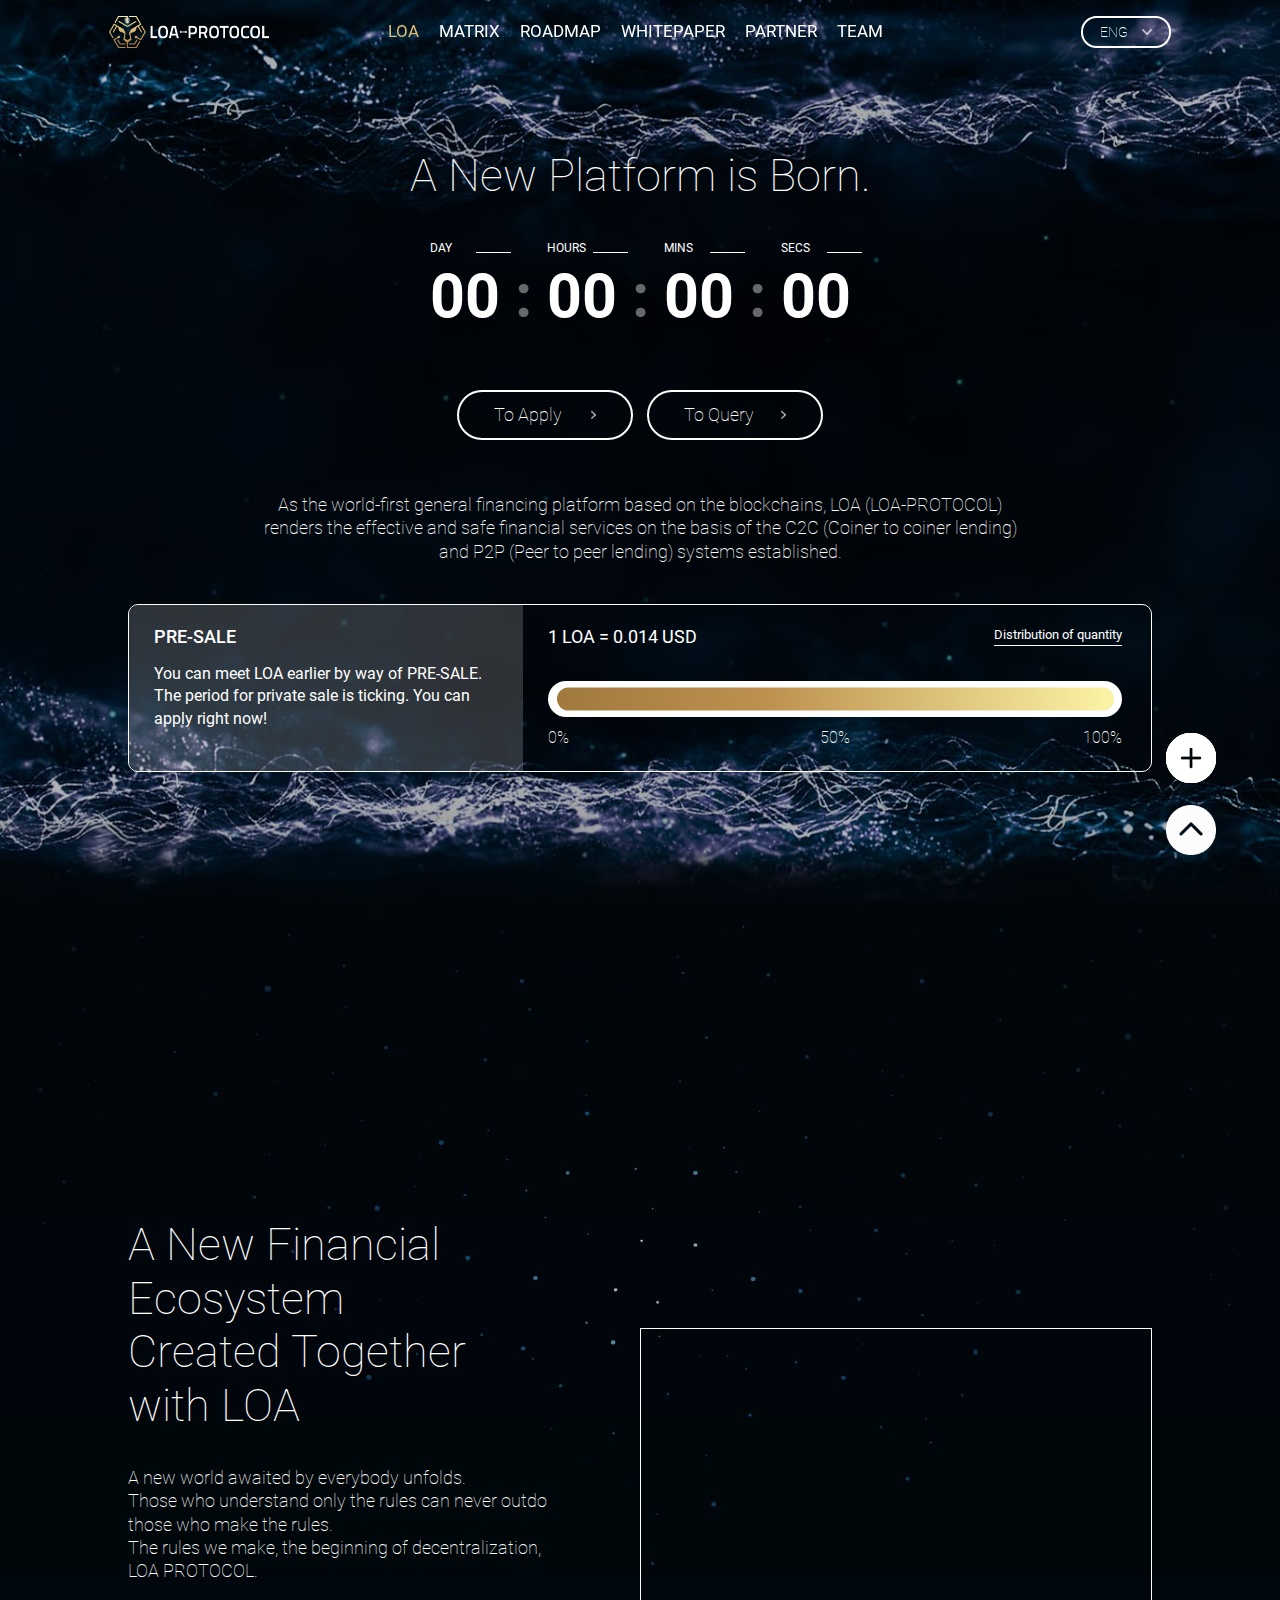
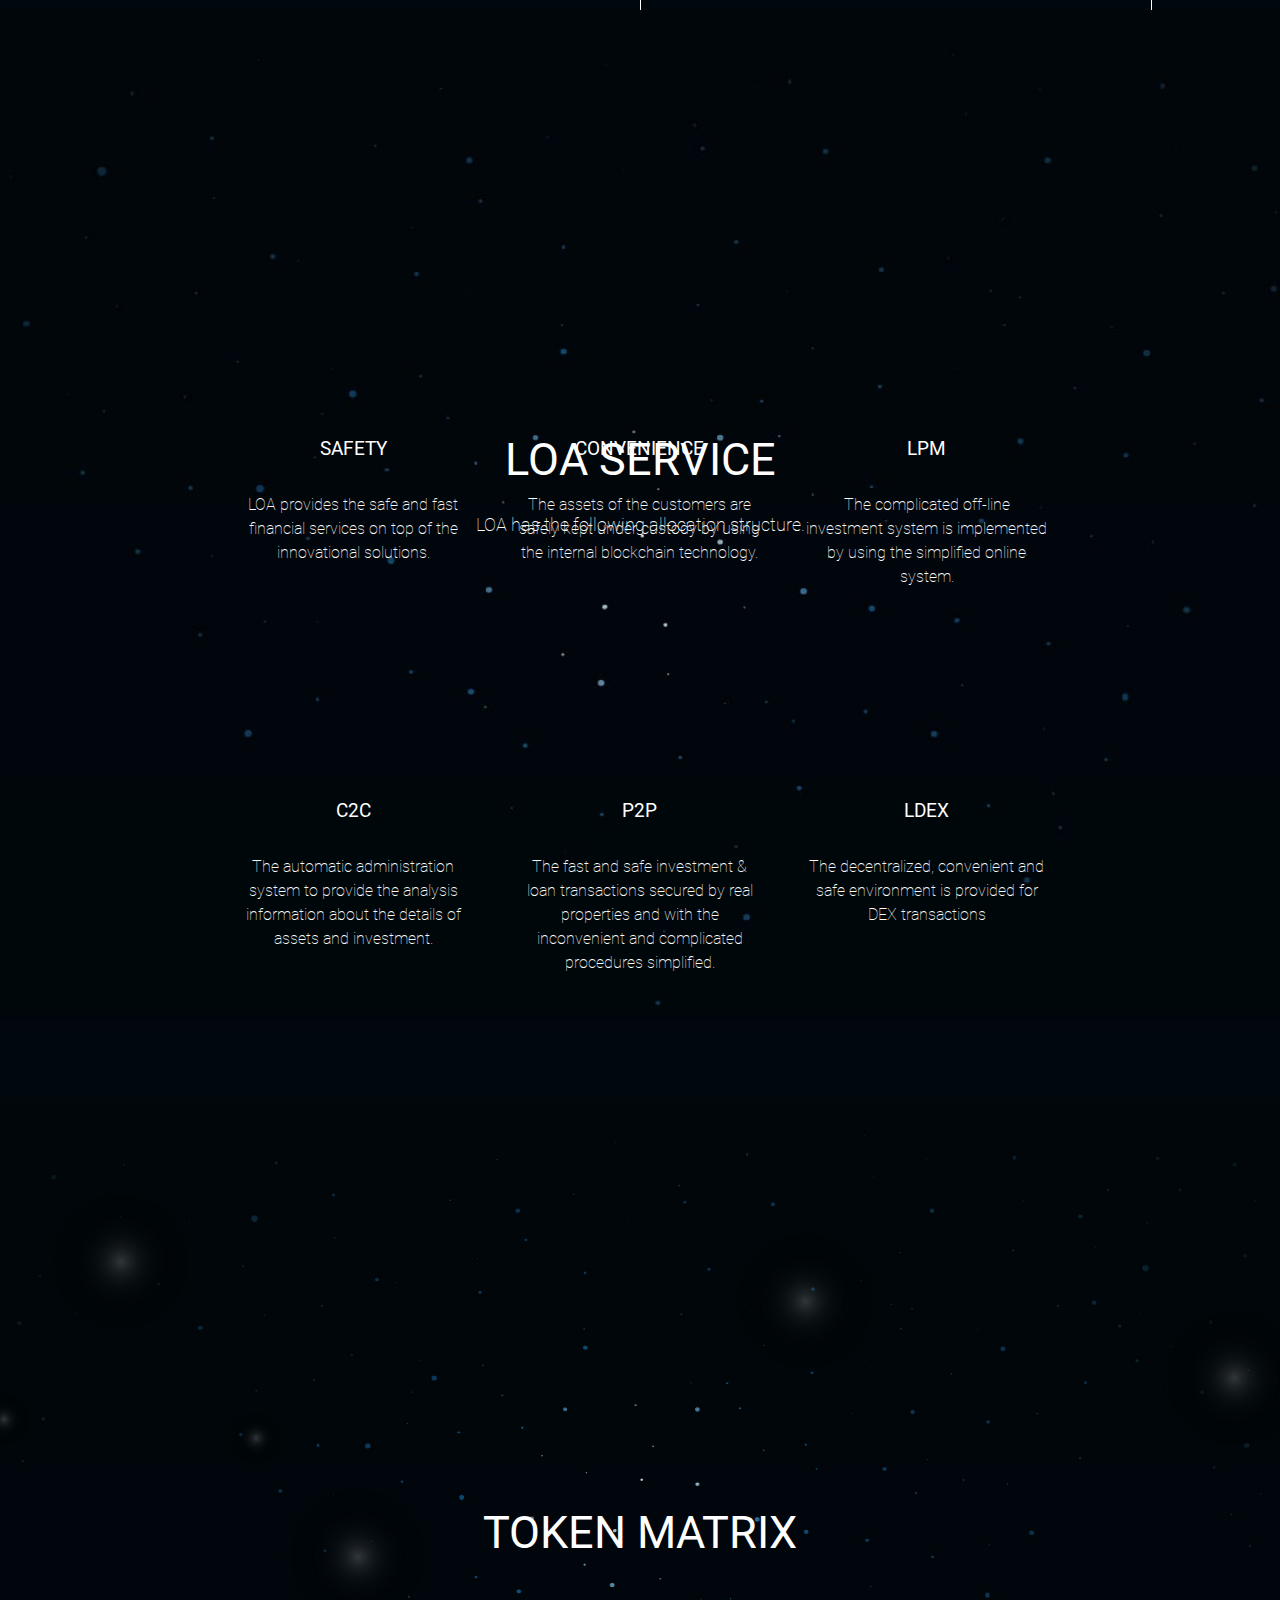
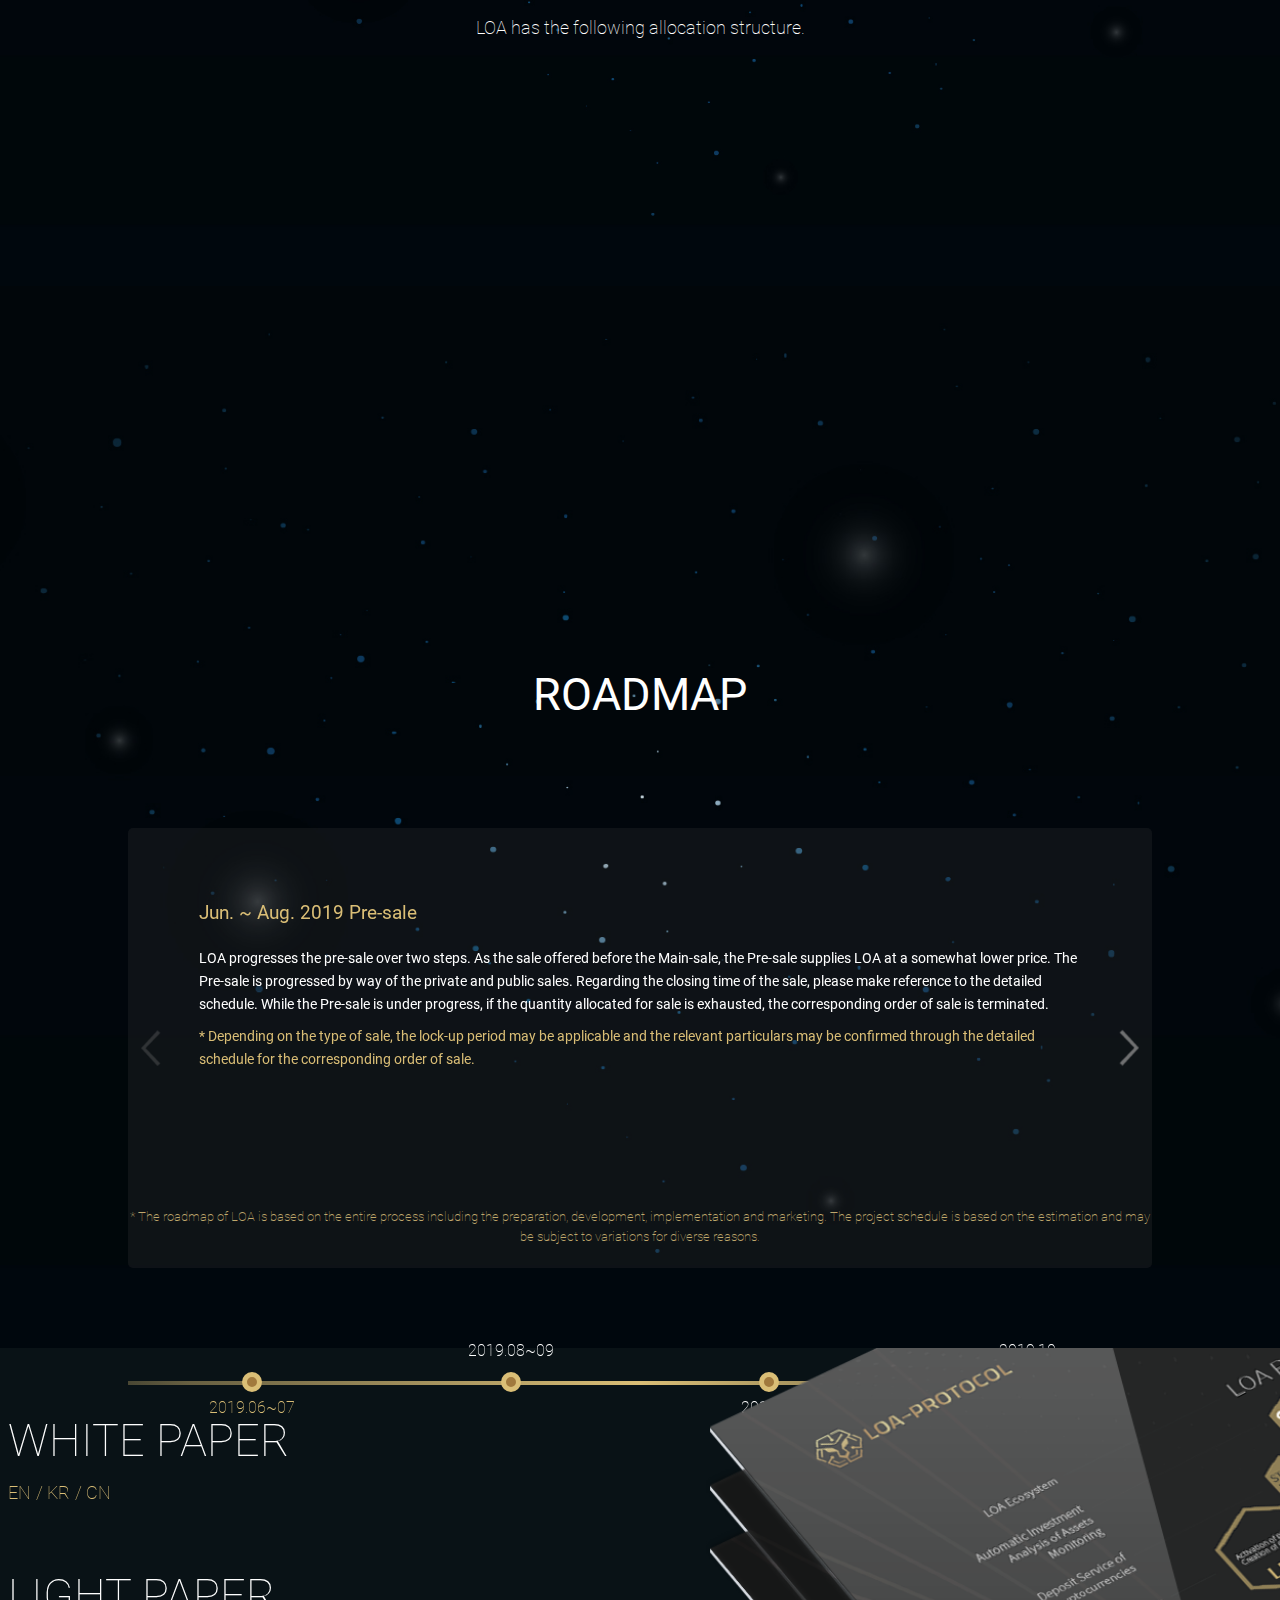
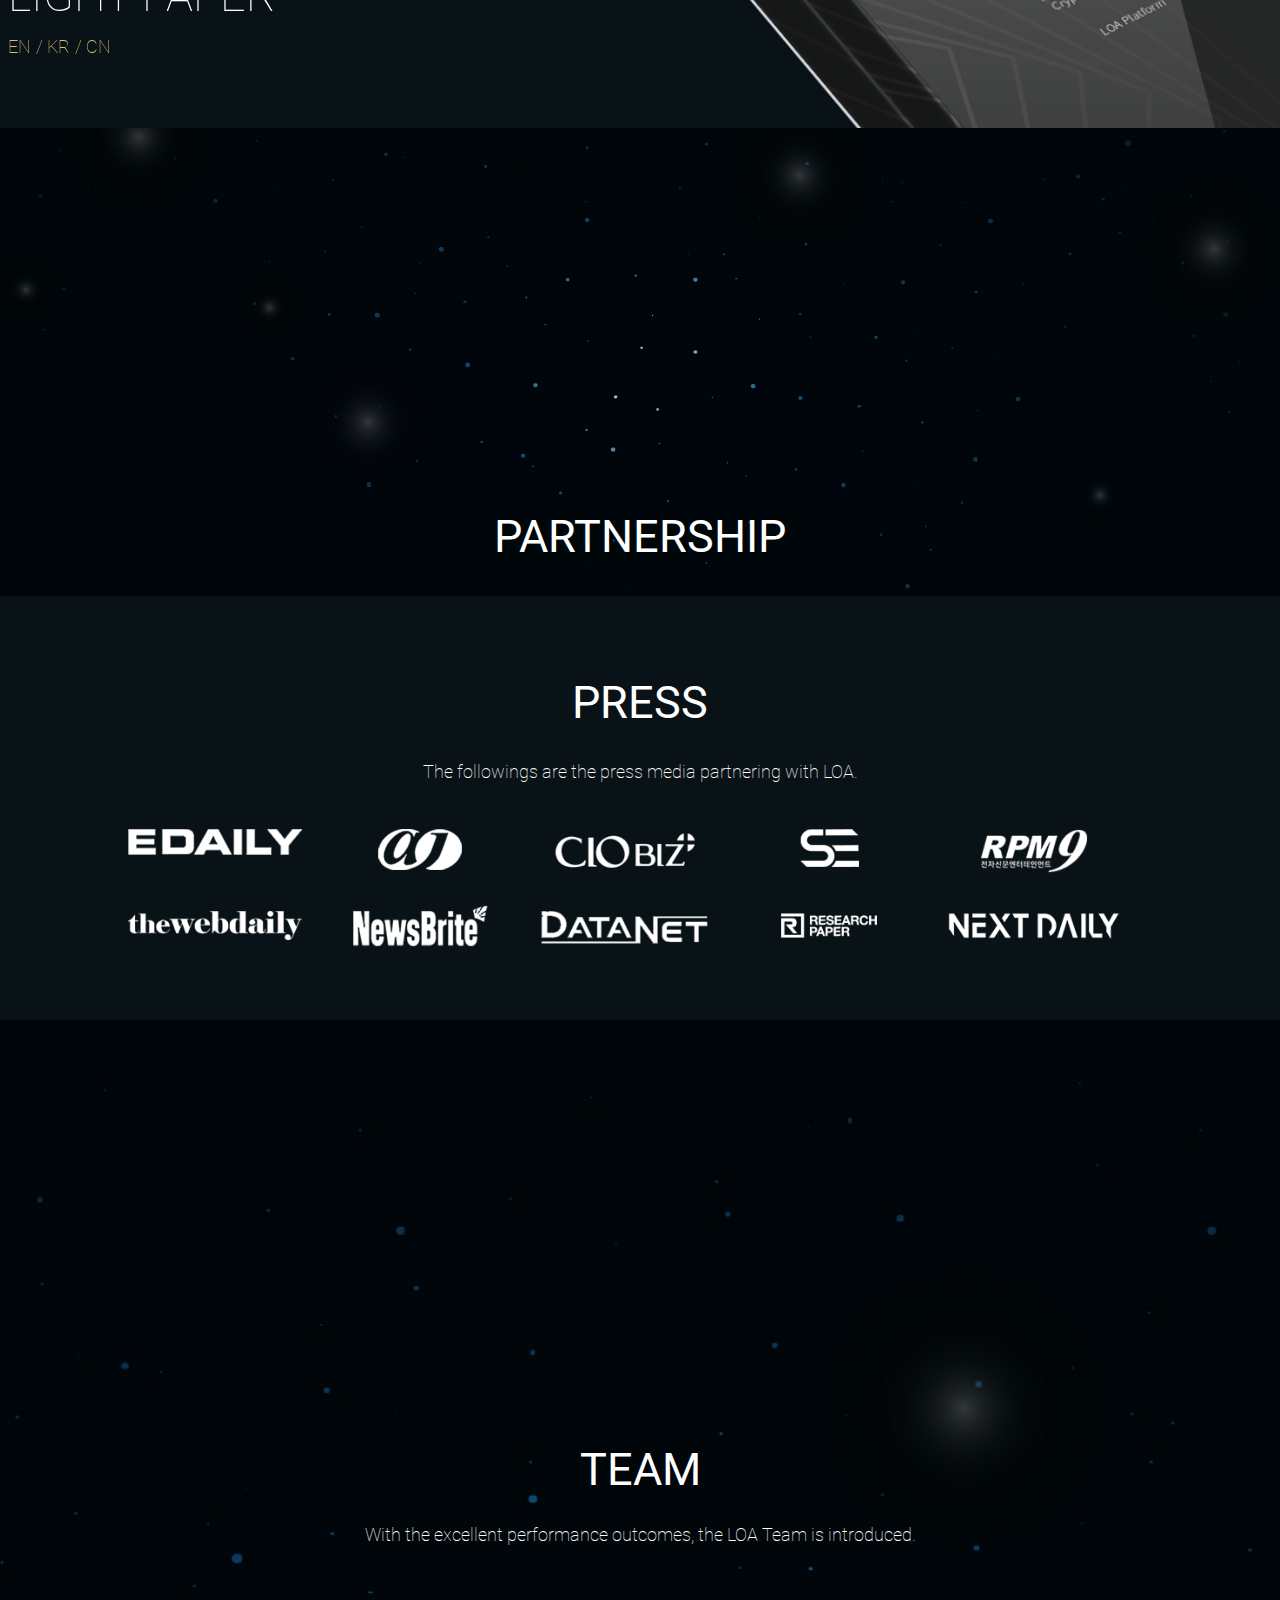
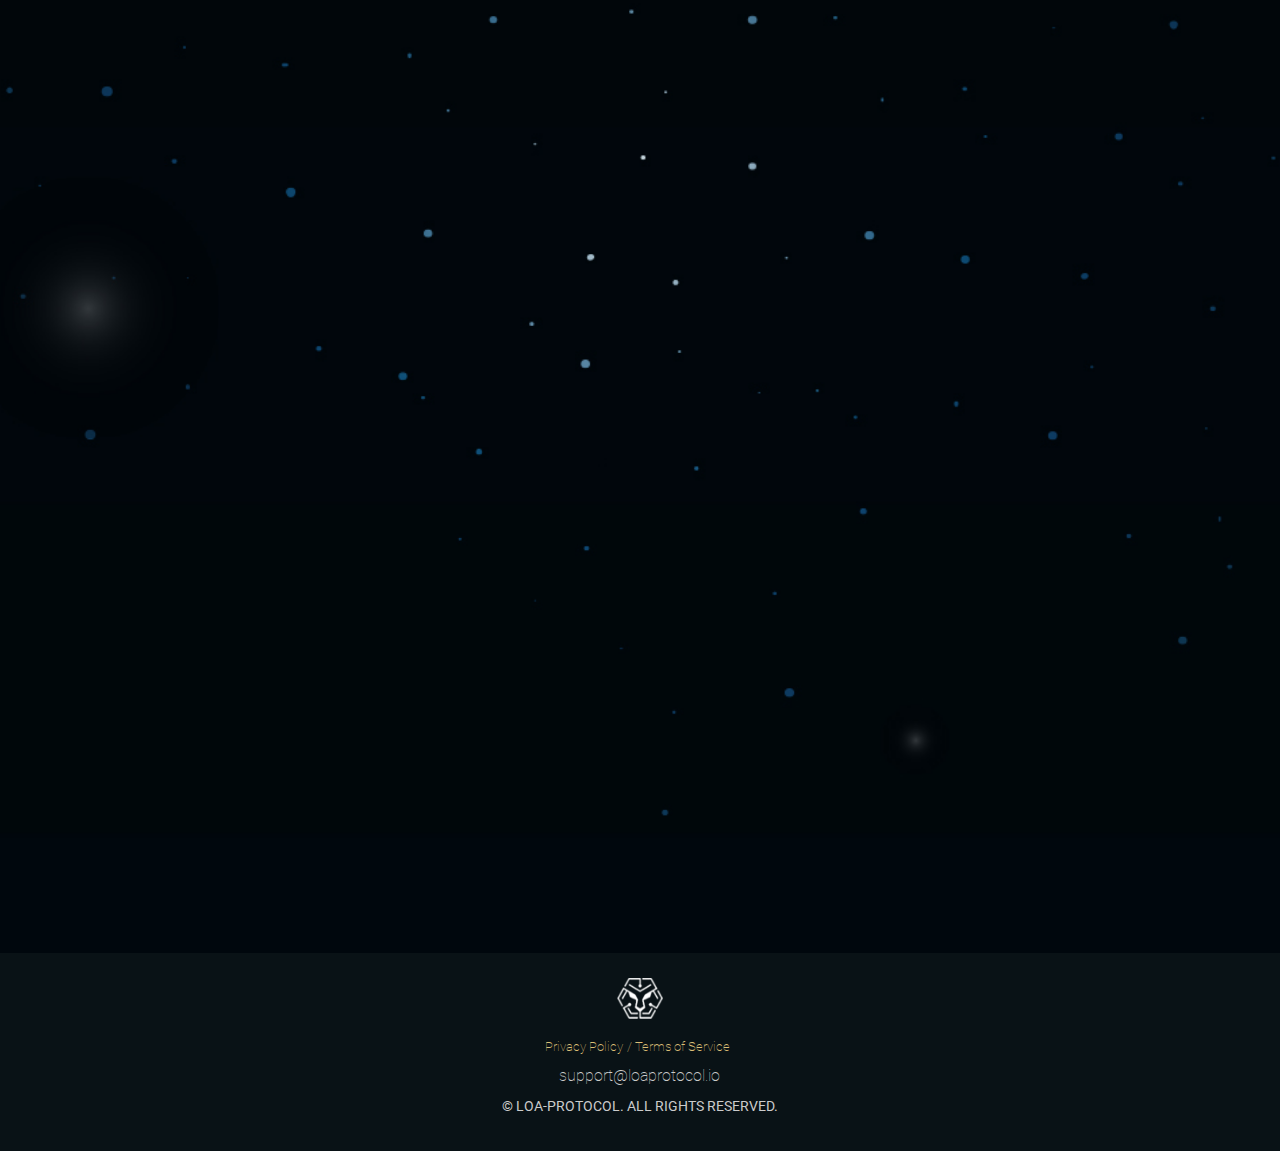
<file: enindex.html>
<!DOCTYPE html>
<html lang="en">
<head>
    <meta charset="UTF-8">
    <meta name="viewport" content="width=device-width, initial-scale=1.0">
    <meta http-equiv="X-UA-Compatible" content="ie=edge">
    <title>LOAPROTOCOL</title>
    <link rel="shortcut icon" href="./images/loaloa.ico">
    <link rel="stylesheet" href="./css/reset.css">
    <link rel="stylesheet" href="./css/enstyle.css">
    <link href="https://fonts.googleapis.com/css?family=Roboto:300,400,500,700,900&display=swap" rel="stylesheet">
    <link rel="stylesheet" href="./css/swiper.min.css">
    <script src="./js/jquery-3.3.1.min.js"></script>
    <script src="./js/swiper.min.js"></script>
</head>
<body>
    <aside>
        <ul>
            <li><div class="img"></div></li>
            <li><a href="https://open.kakao.com/o/gcjHzKsb" target="_blank"><img src="./images/sns-1.png" alt="kakao shortcuts"></a></li>
            <li><a href="https://t.me/LOAprotocol" target="_blank"><img src="./images/sns-2.png" alt="telegram shortcuts"></a></li>
            <li><a href="https://www.instagram.com/loaprotocol/" target="_blank"><img src="./images/sns-3.png" alt="insta shortcuts"></a></li>
            <li><a href="https://medium.com/@loaprotocol" target="_blank"><img src="./images/sns-4.png" alt="medium shortcuts"></a></li>
            <li><a href="https://www.youtube.com/channel/UCcReUg2evpIv9GwSW9BVaVg?view_as=subscriber" target="_blank"><img src="./images/sns-5.png" alt="youtube shortcuts"></a></li>
        </ul>
    </aside>
    
    <button class="top-btn"><img src="./images/topbtn.png" alt="main shortcuts"></button>

    <header class="pc-header">
        <div class="contents clearfix">
            <a class="logo" href="./"><img src="./images/logo.png" alt="logo"></a>
            <nav>
                <ul class="nav-list clearfix">
                    <li><a href="#main">LOA</a></li>
                    <li><a href="#matrix">MATRIX</a></li>
                    <li><a href="#roadmap">ROADMAP</a></li>
                    <li><a href="#whitepaper">WHITEPAPER</a></li>
                    <li><a href="#partner">PARTNER</a></li>
                    <li><a href="#team">TEAM</a></li>
                </ul>
            </nav>
            <div class="select-wrap clearfix">
                <div class="lang">
                    <div class="wrap">
                        <a class="on-lang" href="./enindex.html">ENG</a>
                        <img src="./images/down-btn.png" alt="language selection">
                    </div>
                    <div class="wrap on-click">
                        <div class="lang-box">
                            <a class="close" href="./enindex.html">ENG</a>
                            <a href="./index.html">KOR</a>
                            <a href="./chindex.html">CHN</a>
                        </div>
                    </div>
                </div>
            </div>
        </div>
    </header>

    <header class="m-header">
        <div class="contents">
            <a class="logo" href="./"><img src="./images/logo.png" alt="logo"></a>
            <img class="menu" src="./images/menu.png" alt="menu">
        </div>
        <div class="m-back">
            <nav class="m-nav">
                <img class="m-close" src="./images/close.png" alt="close">
                    <ul class="nav-list">
                        <li><a href="#main">LOA</a></li>
                        <li><a href="#matrix">MATRIX</a></li>
                        <li><a href="#roadmap">ROADMAP</a></li>
                        <li><a href="#whitepaper">WHITEPAPER</a></li>
                        <li><a href="#partner">PARTNER</a></li>
                        <li><a href="#team">TEAM</a></li>
                    </ul>
                    <ul class="lang-wrap clearfix">
                        <li><a href="./index.html"><img src="./images/ko.jpg" alt="korea"><span>KO</span></a></li>
                        <li><a href="./enindex.html"><img src="./images/en.jpg" alt="english"><span>EN</span></a></li>
                        <li><a href="./chindex.html"><img src="./images/ch.jpg" alt="chinese"><span>CH</span></a></li>
                    </ul>
            </nav>
        </div>
    </header> 
   <div class="modal_apply_bg"></div>
   <div class="modal_apply modal">
       <button type="button" class="close"></button>
       <h4 class="title">To Apply</h4>
       <div class="info_wrap">
           <input type="text" id="email" class="email" placeholder="E-mail (Please enter the e-mail address including @.)" >
           <p class="check_text">Please enter the e-mail address including @.</p>
           <div class="select_wrap">
               <input type="radio" id="BIT" name="select" checked>
               <label for="BIT"></label>
               <span>BTC</span>
           </div>
           <div class="select_wrap">
               <input type="radio" id="ETH" name="select">
               <label for="ETH"></label>
               <span>ETH</span>
           </div>
           <div class="text_wrap">
               <input type="number" class="bit on" placeholder="Min 0.1BTC – Max 5BTC">
               <input type="number" class="eth" placeholder="Min 3ETH - Max 100ETH">
               <div class="text_bit on">BTC</div>
               <div class="text_eth">ETH</div>
               <p>
                   <span class="about">≒</span>
                   <span>0</span>
                   <span>LOA</span>
               </p>
           </div>
           <input type="text" class="wallet_email" placeholder="Wallet Address (Please enter the wallet address)">
           <input type="text" class="wallet_email_check" placeholder="Confirmation of Wallet Address">
           <p class="check_text">Wallet Address is different. Please check again.</p>
           <input type="password" class="password" placeholder="Password">
           <input type="password" class="password_check" placeholder="Confirmation of Password">
           <p class="check_text">Password is different. Please check again.</p>
           <input type="text" class="code" placeholder="Referee Code">
       </div>
       <div class="agree agree_invest">
           <span>※ I agree to the <a href="#" class="accent accent_investment">precautions for investment</a>and the above details.</span>
           <input type="checkbox" id="invest_agree_check">
           <label for="invest_agree_check"></label>
       </div>
       <div class="agree agree_apply">
            <span>※ I agree to the <a href="#" class="accent accent_application">application notice.</a></span>
            <input type="checkbox" id="apply_agree_check">
            <label for="apply_agree_check"></label>
    </div>
       <button type="button" class="popup_btn">To Apply</button>
   </div>
   <div class="apply_precaution modal investment">
       <button type="button" class="precaution_close"></button>
       <h4 class="title">Precautions for investment</h4>
       <div class="precaution_bx">
           <div class="precaution">
               <h4>PRIVACY</h4>

               <h5>1. General Provisions</h5>

               <p class="precaution_title">A. Basic Principles</p>
               a. LOA FOUNDATION PTE. LTD. ("LOA") seeks to comply with the applicable laws and regulations relating to personal data, including but not limited to the Personal Data Protection Act 2012 (Act No. 26 of 2012) of Singapore (collectively, the "Data Protection Legislation").
               <br/>
               b. This data privacy policy ("Data Privacy Policy") sets out the basis for collection, use, disclosure and processing of personal data by LOA. This policy will apply to the use of the website features, products and services provided by LOA (collectively, "Services") on [https://loaprotocol.io] ("Website"), excluding Services which may be subject to separate privacy policies which do not incorporate this Data Privacy Policy.
               <br/>
               c. In this Data Privacy Policy, (i) "personal data" means data, whether true or not, about an individual who can be identified from that data, or from that data and other information to which the organization has or is likely to have access, and (ii) "User" means you, the person using the Website or the Services, and if you are using the Website or the Services on behalf of an entity, references to "User" means you, that entity or both, as appropriate.
               <br/>
               d. Please read this Data Privacy Policy carefully. If there are any queries or feedback concerning this Data Privacy Policy, please contact LOA's Data Protection Officer at the email address set out at Article 20 below.
               <br/>
               <br/>
               <h5>2. Collection OF PERSONAL DATA</h5>

               <p class="precaution_title">A. Collection of Personal Data</p>
               a. Personal data which LOA may collect include, without limitation, a User's name, address, nationality, email address, phone number, gender, birth date, ID card, online identifier (such as username), device unique identity, operating system or version, hardware information, cookie, browser information, date and time spent on the Services, history log and financial information (such as credit card numbers, bank account information and digital or crypto wallet address).
               <br/>
               b. LOA does not collect sensitive personal data (race, thoughts and beliefs, political beliefs, criminal records or medical records) which collection may constitute a violation of the fundamental human rights of the User.
               <br/>
               c. LOA collects personal data in a number of different ways. For example:
               I. where a User signs up for a membership on the Website, LOA will collect such User's e-mail address and password; <br/>
               II. as part of the know-your-customer ("KYC") process by LOA, LOA may collect a User's name, nationality, contact details, country of residence, date of birth, sex, photo, identity documents (such as national identification card, driver's license, passport, etc.) and wallet address. Where required by the applicable law, LOA will redact or delete personally identifiable numbers such as the national identification number, the driver’s license number and the passport number; <br/>
               III. during a User's interaction with the Website or use of any of the Services, LOA may collect technical information relating to such User's device and browser, such as: (1) device make and model, and Internet Protocol address; (2) operating system version, browser type and browser language; and (3) browsing actions and patterns etc.; and<br/>
               IV.. when a User contacts LOA (such as to report a problem with the Website or to provide feedback), LOA may keep a copy of the correspondence and any further information provided by such User. <br/>
               <br/>
               <p class="precaution_title">B. Method of Collection of Personal Data</p>
               a. In relation to any User, LOA may collect personal data either: <br/>

               I. when such User (or its authorized representative) voluntarily provides such personal data to LOA, for example, when completing the KYC process or when subscribing for the use of, or in the course of using, the Services; or<br/>
               II. automatically, during such User's interaction with the Website and use of the Services.
               <br/>
               b. Where a User voluntarily provides any personal data or information, such User represents and warrants that:
               <br/>
               I. such personal data or information is accurate and complete; and<br/>
               II. if such personal data or information relates to a third party, such User has obtained the consent of the said third party to the collection, use, disclosure and processing of such third party's personal data or information on the terms set forth in this Data Privacy Policy, and is duly authorized by the third party to provide such third party's personal data or information.
               <br/>
               <br/>
               <p class="precaution_title">C. Consent</p>
               a. By using the Services to which this Data Privacy Policy applies, or by submitting any personal data to LOA, the relevant User agrees that LOA may collect, use, disclose or otherwise process the personal data in accordance with this Data Privacy Policy.
               <br/>
               b. A User is deemed to have consented to the collection, use, disclosure and processing of the personal data in accordance with this Data Privacy Policy: 
               <br/>
               I. when such User (or its duly authorized representative) voluntarily provides the personal data; <br/>
               II. when such User (or its duly authorized representative) is aware of the purpose for which the personal data is provided; <br/>
               III. it is reasonable for such User (or its duly authorized representative) to have provided the personal data to LOA in the circumstances; or<br/>
               iv. any other circumstances where the Data Protection Legislation provides for the deemed consent of such User. <br/>
               <br/>
               <h5>3. Purpose of Collection and Use of Personal Data</h5>

               <p class="precaution_title">A. Purpose of Collection and Use of Personal Data</p>
               a. LOA may collect and use personal data for any of the purposes as set forth below: 
               <br/>
               I. for LOA to perform its obligations in the course of, or in connection with, the provision of Services requested by the relevant Users; <br/>
               II. verifying and authenticating the identity of its Users; <br/>
               III. managing use of, or subscription to, the Services, including for example, creating and managing user accounts; <br/>
               IV. providing, maintaining, improving and delivering content and Services. For example, LOA may collect anonymous analytics and statistical information from its users to verify the effectiveness of the Services, the frequency of access or conducting statistical analysis; <br/>
               V. facilitating any potential token sale organized by LOA, including carrying out any KYC checks on potential purchasers and holders of such tokens; <br/>
               VI.  where a User has agreed to receive marketing and advertising communications, informing such User of new service developments, customized services, events and other customized marketing and advertising information. <br/>
               VII. communicating with Users, such as responding to, handling, and processing queries, requests, applications, complaints and feedback; <br/>
               VIII. conducting investigations or internal audits, or taking action, including in relation to any violation of the laws or terms and conditions applicable to the use of the Website or any of the Services; <br/>
               IX. complying with any applicable laws, regulations, codes of practice, guidelines or rules or to assist in law enforcement and investigations conducted by any governmental or regulatory authority; <br/>
               X. any other purposes for which the relevant User has provided the personal data; <br/>
               XI. transmitting to any third parties (including, for example, third party service providers and agents and relevant governmental and regulatory authorities, whether in Singapore or elsewhere) for the aforementioned purposes; and<br/>
               XII. any other purposes which are necessary, ancillary or consequential to the above. <br/>
               b. LOA may continue to collect, use, disclose or otherwise process personal data for any of the purposes listed above, even in situations where the User's relationship with LOA (for example, pursuant to a contract) has been terminated or altered in any way, for a reasonable period thereafter (including, where applicable, a period to enable LOA to enforce its rights against the User).
               <br/>
               c. LOA will collect, use, disclose and otherwise process the User's personal data only for the purposes set out in Article 5(a) and only to the extent allowed under the Data Protection Legislation. LOA will not collect, use, disclose and otherwise process the User's personal data for any other purpose save where:
               <br/>
               I. the User consents to such collection, use, disclosure and processing of the personal data; <br/>
               II. the personal data has been processed to be personally unidentifiable, and will be used for statistical analysis; or <br/>
               III. where such collection, use, disclosure and processing are otherwise required by law or upon lawful request by governmental authorities. <br/>
               <br/>
               <h5>4. Disclosure of Personal Data</h5>

               <p class="precaution_title">A. Basic Principles of Sharing and Provision of Personal Data</p>
               LOA may disclose personal data to third parties: <br/>
               a. where such disclosure is required for LOA to perform its obligations in the course of or in connection with its provision of the Services requested by the User; or
               b. where such disclosure is to a third-party service provider, agent or other organization performing any of the functions listed in Article 5 on behalf of LOA. <br/>
               <br/>
               <p class="precaution_title">B. Transfer of Personal Data outside of Singapore</p>
               a. LOA shall only transfer personal data outside Singapore in accordance with the Data Protection Legislation. <br/>
               b. Each User agrees, acknowledges and consents that due to the nature of the Services, personal data may be stored or processed in any country where LOA has operations (including but not limited to Singapore, the Republic of Korea) or engages third party service providers. <br/>
               c. LOA may transfer personal data outside Singapore to countries which may have data protection rules that are different from those of Singapore. However, LOA shall take measures to ensure that any such transfers comply with the Data Protection Legislation, and such personal data remains protected to the standards described in this Data Privacy Policy. In certain circumstances, courts, law enforcement agencies, regulatory agencies or security authorities in those other countries may be entitled to access the personal data. <br/>
               <br/>

               <p class="precaution_title">C. Outsourced Handling of Personal Data</p>
               LOA may outsource the handling of Users' personal data to third party service providers for the purposes of performing KYC checks, anti-money laundering checks, countering terrorism financing checks and/or any other checks as required by the applicable laws on the Users. For the purposes of such handling: <br/>
               a. LOA may disclose and transmit the personal data to its third-party service provider. <br/>
               b. LOA may disclose and transmit the following types of personal data to the third-party service providers. <br/>
               c. The personal data may be disclosed and transmitted by LOA to the third-party service providers who will store and retain such personal data in not limited but including Singapore and the ROK <br/>
               d. The personal data will be disclosed and transmitted to the third-party service provider immediately upon LOA's receipt of the personal data; and <br/>
               e. The third-party service provider shall protect and retain the personal data in accordance with LOA's written instructions. <br/>
               <br/>
               <h5>5.Retention of the Personal Data</h5>

               <p class="precaution_title">A. Basic Principles of Retention of the Personal Data</p>
               a. LOA shall retain personal data for as long as is necessary to fulfill the purpose for which the personal data was collected, or as required or permitted by the applicable laws. <br/>
               b. LOA will cease to retain personal data, and remove the means by which the personal data can be associated with individual Users, as soon as it is reasonable to assume that such retention no longer serves the purpose for which the personal data was collected, and is no longer necessary for legal or business purposes. <br/>
               <br/>
               <p class="precaution_title">B. Process and Method of Destruction of Personal Data</p>
               a. LOA shall destroy the personal data in accordance with Article 10(b) within 5 days from the date when the period for retention of the personal data under Article 9 expires. <br/>
               b. LOA will destroy the personal data by any of the following methods: <br/>
               I. Personal data recorded or stored on paper: by shredding or by incinerating; or<br/>
               II. Personal data stored electronically: by deleting the files permanently using technical methods such as low-level formatting so that the records cannot be recovered. <br/>
               <br/>
               <h5>6.Rights of Users</h5>

               <p class="precaution_title">A. Right to Withdraw Consent to Collection, Use and Provision of Personal Data</p>
               a. A User can withdraw his/her consent for the collection, use, disclosure and processing of personal data at any time by writing to LOA's Data Protection Officer at the email address set out at Article 20 below. <br/>
               b. Upon receipt of the request to withdraw the User's consent, LOA will require a reasonable time to process the request and for LOA to notify the User of the consequences of such withdrawal, including any legal consequences which may affect the User's rights and liabilities. In general, LOA shall seek to process the request within 30 calendar days of receiving the same. <br/>
               c. Depending on the nature and scope of the withdrawal of consent, in certain cases, LOA may not be able to continue providing the User with certain Services. <br/>
               d. The User's withdrawal of consent does not affect LOA's right to continue to collect, use, disclose and process personal data where such collection, use, disclosure and processing without consent is permitted or required under the applicable laws. <br/>
               <br/>
               <p class="precaution_title">B. Request for Access to and Correction of Personal Data</p>
               a. A User may make: <br/>
               I. an access request, for a copy of that User's personal data which LOA holds, or for information about the ways in which LOA uses or discloses that User's personal data; or<br/>
               II. a correction request, to correct or update any of the personal data which LOA holds about that User, <br/>
               by contacting LOA's designated Data Protection Officer, whose details are set out at Article 20. <br/>
               b. Where the User requests for correction or deletion of the personal data, LOA will not use or provide the personal data of that User until the correction or deletion of the personal data is complete, and will response to the User's request in good faith. If the correction or deletion is deemed to be necessary due to any errors in the personal data or expiration of the retention period, LOA will take necessary measures without delay. <br/>
               c. LOA may ask the User to verify his/her identity and for more information about the request. Where LOA is legally permitted to do so, LOA may also refuse the request with or without providing the User with any reasons for doing so. <br/>
               d. Where the User has made an access request, LOA may charge a reasonable administrative fee to cover the costs of responding to such request. If LOA decides to do so, LOA will provide the User with a written estimate of such fee before processing such request. <br/>
               <br/>
               <p class="precaution_title">C. Exercise of Rights by Proxy</p>
               The User may exercise such User's rights under this Chapter 6 through his/her legal representative or agent. In this case, the User shall submit a power of attorney under the relevant Data Protection Legislation to LOA. <br/>
               <br/>
               <h5>7.Installation/Operation and Rejection of Automatic Data Collection Tools</h5>

               <p class="precaution_title">A. Use of cookies, etc.</p>
               a. LOA uses cookies or similar tracking technologies that authenticate, save and retrieve the User's access information. Cookies are small data files stored on the User's device by the Website or the Services, which also save readable information when the User visits the Website or uses LOA's services. <br/>
               b. LOA uses the cookies for the following purposes: <br/>
               I. maintenance of the User's access session; <br/>
               II. analysis of service visits and uses; and<br/>
               III. secured access. <br/>
               c. The User has the option to install the cookies. Accordingly, the User may permit all cookies, or go through confirmation whenever the cookies are saved, or reject saving of all cookies, by configuring his/her web browser appropriately. However, if the User rejects the installation of the cookies, this may adversely affect the User's browsing experience, and the User may also face difficulties in using the Services. <br/>
               <br/>
               <h5>8.Protection of the Personal Data</h5>

               <p class="precaution_title">A. Basic Principles of Protection of the Personal Data</p>
               a. LOA shall take reasonable steps to secure and protect personal data in its possession by implementing measures to secure and protect such personal data as required to comply with the Data Protection Legislation, including: <br/>
               I. reasonable security arrangements to prevent unauthorized access, collection, use, disclosure, copying, modification, disposal or similar risks to personal data; and<br/>
               II. security precautions safeguarding all electronic storage and transmission of personal data. <br/>
               b. While LOA strives to use commercially acceptable means to protect personal data, no method of transmission over the Internet or method of electronic storage is completely secure and LOA cannot ensure absolutely the security of any personal data in its possession or control. <br/>
               c. To the fullest extent permitted by the law, LOA shall not be liable in any manner for any losses arising from any unauthorized collection, use, disclosure or otherwise processing of personal data. <br/>
               d. LOA shall not be held responsible for the acts, omissions, data policies or use of cookies by any third party, or the content or security of any third-party websites (even if linked from the Website). Any such liability is expressly disclaimed and excluded to the fullest extent permitted under the law. <br/>
               <br/>
               <p class="precaution_title">B. Minimum Staff and Staff Training</p>
               LOA limits the staff handling the personal data to the staff-in-charge, and for this purpose, LOA assigns a separate password which is reset on a regular basis. In addition, LOA always stresses compliance with this Data Privacy Policy through frequent training of the staff-in-charge. <br/>
               <br/>
               <p class="precaution_title">C. Establishment and Execution of Internal Management Plan</p>
               LOA has established and is executing an internal management plan to ensure secured processing of the personal data. <br/>
               <br/>
               <p class="precaution_title">D. Encryption of Personal Data, etc.</p>
               The User's personal data is encrypted for storage and management, such that only the User and the appropriate LOA staff have access to it.
               <br/>
               <p class="precaution_title">E. Restriction on Access to Personal Data</p>
               LOA takes reasonable measures to control access to the personal data by granting, changing or revoking access to the database system that processes the personal data as necessary, and controls unauthorized access from external networks by using firewalls. 
               <br/>
               <br/>
               <h5>9.Contact information</h5>

               <p class="precaution_title">A. Data Protection Officer</p>
               The User may notify the following staff of any complaint related to the protection of personal data that may occur when using the Services, or to request for access to or correction of personal data: <br/>
               Name: Ethan Han <br/>
               Position: CEO  <br/>
               E-mail: admin@loaprotocol.io <br/>
               <br/>
               <h5>10.Miscellaneous</h5>

               <p class="precaution_title">A. Public Notice and Notification of Data Privacy Policy</p>
               a. If LOA amends the Data Privacy Policy, LOA will notify all Users of the reason for the amendment and the details through a "Public Notice" electronic bulletin board managed/operated by LOA, at least 7 days before the amendment; provided, that if there is an important change in the Users' rights with regard to the collection and use of the personal data, LOA will notify the Users at least 30 days before the amendment. <br/>
               b. If LOA wishes to obtain additional consent from the User in order to use the personal data or outsource handling of the personal data to a third-party service provider beyond the scope agreed by the User, LOA will individually give the Users a written notice prior to doing so. <br/>
               c. If LOA outsources the collection, storage, processing, use, provision, management, and destruction, etc. of the personal data to a third party, LOA will notify the User of the same through in writing or through this Data Privacy Policy. <br/>
               <br/>
               <p class="precaution_title">B. Remedies Available for Violation of Rights and Interests</p>
               The User may make inquiries about remedies or consultations available for infringement on the personal data to the institutions set forth below, which are independent from LOA. If the User is not satisfied with the results of LOA's own handling the complaints or the remedy related to the personal data or needs more information, he/she may contact the Personal Data Protection Commission of Singapore at the contact details set out on https://www.pdpc.gov.sg/.   <br/>

               <h4>TERMS OF USE</h4>
               <br/>
               <h5>1. General Provisions</h5>

               <p class="precaution_title">A. Purpose</p>
               The purpose of these General Terms and Conditions for LOA Services ("Terms and Conditions") is to set forth the rights, obligations and responsibilities of LOA FOUNDATION PTE. LTD. ("LOA") and the User (as defined below) in relation to the use of the website features, products and services provided by LOA on the Website (collectively, "Services"). <br/>
               <br/>
               <p class="precaution_title">B. Application</p>
               a. These Terms and Conditions shall apply to all the Services, excluding Services which may have separate terms and conditions and which do not incorporate these Terms and Conditions. <br/>
               b. In relation to any User, these Terms and Conditions shall be effective immediately upon the earlier of (i) the initial use of such Services, and (ii) the acceptance of these Terms and Conditions by the User. <br/>
               <br/>
               <p class="precaution_title">C. Definitions</p>
               Unless the context otherwise requires, the following definitions shall apply in these Terms and Conditions: <br/>
               <strong>"Application"</strong> means the electronic means through which a User may access the Services on a mobile device. <br/>
               <strong>"Data Privacy Policy"</strong> means the privacy policy published on the Website. <br/>
               <strong>"KYC Checks"</strong>means know-your-customer checks as required by the applicable laws, including but not limited to any applicable anti-money laundering rules and any applicable countering the financing of terrorism rules. <br/>
               <strong>"Member"</strong> means the User who accesses the Website and who has been registered with LOA as a member pursuant to Chapter 2. <br/>
               <strong>"Private Key"</strong> means the number decoding the Public Key-encoded information. <br/>
               <strong>"Public Key"</strong> means a unique number that specifies the Wallet and which is disclosed to the public. <br/>
               <strong>"Services"</strong> has the meaning given to it in Article 1. <br/>
               <strong>"Tokens"</strong> means the ERC-20 standard tokens known as "LOAPROTOCOL tokens", which LOA intends to issue. <br/>
               <strong>"User"</strong> means you, the person using the Website or the Services, and if you are using the Website or Services on behalf of an entity, references to "User" means you, that entity or both, as appropriate. <br/>
               <strong>"Wallet"</strong> means the technical solution to store the private and public keys of the wallet and to send and receive cryptographic digital tokens such as the Tokens. "Website" means the website located at [https://loaprotocol.io/].<br/>
               <br/>
               <p class="precaution_title">D. Amendment of the Terms and Conditions</p>
               a. LOA may amend the Terms and Conditions at any time without notice to the Users. <br/>
               b. Upon any amendment to these Terms and Conditions, (i) the amended part of these Terms and Conditions shall be compared against previous Terms and Conditions and distinguished for disclosure, and (ii) the latest version of the these Terms and Conditions (incorporating the latest amendments) shall be displayed on the main page of the Website and shall become effective as of the moment the such latest version is displayed if not otherwise specified by LOA. <br/>
               c. If any User does not agree to the amended Terms and Conditions, (i) such User should cease use of the Website and the Services and (ii) if such User is a Member, such User should withdraw from the membership. To the fullest extent permitted by the applicable laws, by continuing to use the Website or the Services after these Terms and Conditions are amended, such User shall be deemed to have agreed to be bound by the amended Terms and Conditions. <br/>
               <br/>
               <h5>2.Application for Membership</h5>

               <p class="precaution_title">A. Registration as a Member</p>
               a. Access to certain Services requires the relevant User to register with LOA as a Member. <br/>
               b. Any User who wishes to register as a Member must: <br/>
               I. submits an application for membership via the Website; <br/>
               II. accept these Terms and Conditions and the Data Privacy Policy; and<br/>
               III. provide the relevant information requested by LOA in connection with such User's       application, which shall include, without limitation, ID, password, e-mail address and the    information required by LOA for its KYC Checks, such as name, nationality, gender, date    of birth, identification card, country of residence, video (image) information and address    of the Wallet owned and controlled by the User. <br/>
               c. By applying for membership, th
               `e applicant: <br/>
               I. represents and warrants that all information submitted during the application process is true and accurate; <br/>
               II. consents to the collection, use and disclosure of such applicant's personal data in accordance with the Data Privacy Policy; and<br/>
               III. undertakes to: <br/>
               1. ensure that all information submitted to LOA from time to time remains accurate and updated; <br/>
               2. maintain the security and prevent the misuse of any membership credentials issued by LOA in connection with the use of the Website and the Services; <br/>
               3. be fully responsible for, and bound by, any and all use of the Website and the Services referable to such User's membership, whether or not authorized by such User; and<br/>
               4. comply with and be bound by these Terms and Conditions and the Data Privacy Policy. <br/>

               <br/>
               <p class="precaution_title">B. Review of application for membership</p>
               a. Upon receipt of an application for membership, LOA shall as soon as practicable review the application and notify the applicant of whether such application has been accepted. Whilst LOA intends to notify the applicant of the results of the application within 2019.08.31 calendar days from the date of submission of the application and all required documents, there may be a delay in the event that there is a high volume of applications. <br/>
               b. LOA reserves the sole discretion to reject any application for membership for any reason and to withhold information concerning such decision. <br/>
               <br/>
               <h5>3.Services</h5>

               <p class="precaution_title">A. My Page</p>
               The function of My Page will be provided only to Members. <br/>
               <br/>
               <p class="precaution_title">B. Application</p>
               Certain Services are only accessible via the Application. Accordingly, a User must install the Application on such User's mobile device in order to access such Services. <br/>
               <br/>
               <p class="precaution_title">C. Cryptocurrency Wallet</p>
               In the event that LOA provides a cryptocurrency wallet service, LOA intends to only (i) make such service available via the Application, and (ii) to issue one Private Key and one Public Key per account. <br/>
               <br/>
               <p class="precaution_title">D. Dashboard</p>
               The function of dashboards will be provided only to the Member. <br/>
               <br/>
               <p class="precaution_title">E. Newsletter</p>
               Newsletters will be provided only to Users who have provided their e-mail address and who have consented to receive such newsletters. <br/>
               <br/>
               <h5>4.Modification, Withdrawal or Termination of Membership</h5>

               <p class="precaution_title">A. Modification</p>
               Any Member may modify the information provided by such Member to LOA via the Website via the dashboard on the Website or through such other means specified by LOA from time to time. <br/>
               To the fullest extent permitted by the applicable laws, save for information which may be required to be retained by LOA for its legal and business purposes, any information provided prior to the modification shall be destroyed within 7 calendar days from the date of application for the modification. <br/>
               <br/>
               <p class="precaution_title">B. Withdrawal</p>
               Any User may withdraw as a Member by submitting a withdrawal application to LOA via email to support@loaprotocol.io. Upon successful withdrawal, such User's membership shall be deemed terminated on and from the date of withdrawal. <br/>
               To the fullest extent permitted by the applicable laws, save for information which may be required to be retained by LOA for its legal and business purposes, all other information provided by the Member to LOA in connection with such Member's membership will be destroyed within 7 days from the date of withdrawal. As an example, the information on the cryptocurrency that is to be received by the Member will not be destroyed. <br/>
               <br/>
               <p class="precaution_title">C. Suspension and Termination</p>
               LOA reserves the right, exercisable in its sole discretion at any time without prior notice, to suspend, restrict or terminate (as the case may be) the membership of any Member in the event that LOA becomes aware (or suspects) that such Member has breach any of these Terms and Conditions. To the fullest extent permitted by the applicable laws, such right shall be exercisable by LOA without owing any liability to the Member. <br/>
               <br/>
               <h5>5.Objection</h5>

               <p class="precaution_title">A. Objection</p>
               If a User has any query, feedback or objection relating to the use of the Services, such User may contact LOA by sending an email, enclosing all relevant information, to support@loaprotocol.io. LOA shall seek to respond to such email as soon as practicable. <br/>
               <br/>
               <h5>6.Liability</h5>

               <p class="precaution_title">A. Limitation of Responsibility and Liability</p>
               a. The Website and the Services are provided on an "as is" and "as available" basis. No representations or warranties of any kind, implied, express or statutory, including the warranties of non-infringement of third-party rights, title, merchantability, satisfactory quality or fitness for a particular purpose, are given in conjunction with the Website or any of the Services. <br/>
               b. The information on the Website is provided for reference only and is not intended to replace or serve as substitute for any legal, technical, financial or professional advice. Such information contains statements that are based on the information and resources available at the time of writing from sources believed to be reliable. To the fullest extent permitted by the applicable laws, LOA does not accept any liability arising from any inaccuracy or omission in or the use of or reliance on the information on the Website. <br/>
               c. Where the Website contains hyperlinks to third-party websites, such third-party websites are independent from this Website and the use of such hyperlinks is entirely at the User's own risk. LOA accepts no responsibility for the content, or the use of, such third-party websites and shall not be liable for any loss or damage caused or alleged to be caused by or in connection with use of or reliance on any content, products or services available on or through any of these third-party websites. <br/>
               <br/>
               <p class="precaution_title">B. Indemnification</p>
               To the fullest extent permitted by the applicable laws, in relation to any User, LOA shall not be liable for: <br/>

               a. any non-performance, error, interruption or delay in the performance of its obligations under these Terms and Conditions (including, without limitation, the provision of the Services) if this is due, whether in whole or in part, to a circumstance or event beyond its reasonable control; <br/>
               b. any failure to use the Services and any failure relating to the transfer of cryptographic digital tokens due to any causes attributable to such User; <br/>
               c. the loss of any benefit which such User expected to acquire through the Services; and<br/>
               d. such User's loss of, or failure to secure, the Private Key to such User's Wallet. <br/>
               <br/>
               <h5>7.Miscellaneous</h5>

               <p class="precaution_title">A. Intellectual Property</p>
               The intellectual property rights in the Website and to the Services are owned, licensed to or controlled by LOA and the respective third-party proprietors. The content on this Website may not be modified, reproduced, displayed, broadcast, hyperlinked, mirrored, framed, transferred or transmitted in any manner without the prior written permission from us or the relevant third-party proprietors. <br/>
               <br/>
               <p class="precaution_title">B. Data Privacy Policy</p>
               Personal data of each User will be collected, used and disclosed in accordance with the Data Privacy Policy. <br/>
               <br/>
               <p class="precaution_title">C. Language</p>
               In the event that these Terms and Conditions are translated or entered into in any language other than English, the English language version of these Terms and Conditions shall govern and shall take precedence over the translated version. <br/>
               <br/>
               <p class="precaution_title">D. Notices</p>
               All agreements, notices, disclosures, and other communications by LOA to the Users including these Terms and Conditions, will be in electronic form. <br/>
               <br/>
               <p class="precaution_title">E. Rights of Third Parties</p>
               In relation to any User, except as otherwise provided herein, no person, other than such User, LOA and its related corporations, shall have any right to enforce any provision of these Terms and Conditions under the Contracts (Rights of Third Parties) Act (Cap. 53B) of Singapore or any similar legislation in any jurisdiction. <br/>
               <br/>
               <p class="precaution_title">F. Severance</p>
               If at any time any provision of these Terms and Conditions is or becomes illegal, invalid or unenforceable in any respect, the legality, validity and enforceability of the remaining provisions of these Terms and Conditions shall not be affected or impaired thereby, and shall continue in force as if such illegal, invalid or unenforceable provision was severed from these Terms and Conditions. <br/>
               <br/>
               <p class="precaution_title">G. Waiver</p>
               No waiver of any term, provision or condition of these Terms and Conditions by LOA shall be effective unless such waiver is evidenced in writing and signed by LOA. No omission or delay on the part of LOA in exercising any right, power or privilege hereunder shall operate as a waiver thereof, nor shall any single or partial exercise of any such right, power or privilege preclude any other or further exercise thereof or of any other right, power or privilege. The rights and remedies herein provided are cumulative and not exclusive of any rights or remedies provided by law. <br/>
               <br/>
               <h5>8.Governing Law and Dispute Resolution</h5>

               <p class="precaution_title">A. Governing Law</p>
               These Terms and Conditions and any non-contractual obligations arising out of or in connection with these Terms and Conditions shall be governed by and construed in accordance with the laws of Singapore (without regard to its conflict of laws principles). <br/>
               <br/>
               <p class="precaution_title">B. Dispute Resolution</p>
               Any dispute arising out of or in connection with these Terms and Conditions (including, without limitation, the enforceability of this arbitration clause and any question regarding its existence, validity or termination) shall be referred to and finally resolved by arbitration administered by the Singapore International Arbitration Centre in accordance with the Arbitration Rules of the Singapore International Arbitration Centre for the time being in force, which rules are deemed to be incorporated by reference in this arbitration clause. The seat of the arbitration shall be Singapore. The arbitral tribunal shall consist of 1 arbitrator. The language of the arbitration shall be English. <br/>
               The International Arbitration Act (Cap. 143A), as amended from time to time, shall apply to any arbitration proceedings commenced under these Terms and Conditions. <br/>
           </div>
       </div>
   </div>
   <div class="apply_precaution modal application">
    <button type="button" class="precaution_close"></button>
    <h4 class="title">CAUTIONS</h4>
    <div class="precaution_bx">
        <div class="precaution">
            <h4>DISCLAIMER</h4>
            The following sections include legal considerations you must read carefully before (I) making use of the whitepaper and any information available on the website, (II) participating in Loa token sale as outlined in the whitepaper and our official website.
            <h5>DISCLAIMER OF LIABILITY</h5>
            "LOA PROTOCOL" specifically disclaims liability for any indirect, incidental, consequential losses in income, revenue, profits or loss of use or data, suffered by any person as a result of the use of any information or the content in this whitepaper or on the website, or using any service provided by LOA PROTOCOL.
            <h5>NO REPRESENTATIONS AND WARRANTIES</h5>
            "LOA PROCOTOL" does not make or purport to make, and hereby disclaims, any representation, warranty or undertaking in any form whatsoever to any entity or person, including any representation, warranty or undertaking in relation to the truth, accuracy and completeness of any of the information set out in this whitepaper.
            <h5>REPRESENTATIONS AND WARRANTIES BY YOU</h5>
            By accessing any information in this whitepaper, running your application on LOA Flatform, trading LOA coins and tokens defined by any participants in LOA PROTOCOL, you represent and warrant to LOA PROCOTOL as follows:
            <br>
            •	You agree and acknowledge that the LOA tokens do not constitute securities in any form in any jurisdiction; The whitepaper is not intended to constitute an offer of securities in any jurisdiction or a solicitation for investment in securities. You agree that participating in LOA Platform, in any way possible, entails no entering into any contract or binding legal commitment and no accepting any cryptocurrency or any other payment based on this whitepaper.
            <br>
            •	You agree and acknowledge that no regulatory authority has examined or approved of the information set out in this whitepaper, no action has been or will be taken under the laws, regulatory requirements or rules of any jurisdiction and the publication, distribution or dissemination of this whitepaper to you does not imply that the applicable laws, regulatory requirements or rules have been complied with;
            <br>
            •	You agree and acknowledge that this whitepaper, the undertaking and/or the completion of the LOA PROCOTOL Initial Token Sale, or future trading of the LOA tokens on any cryptocurrency exchange, shall not be construed, interpreted or deemed by you as an indication of the merits of the LOA PROCOTOL, the LOA tokens, the LOA PROCOTOL Token Sale (each as referred to in this whitepaper);
            <br>
            •	The distribution or dissemination of this whitepaper, participating in LOA by designing a project based on this platform or trading the tokens, mining or any other business activity, is not prohibited or restricted by the applicable laws, regulations or rules in the jurisdiction of your country, and where any restrictions in relation to possession are applicable, you have observed and complied with all such restrictions at your own expense and without liability to LOA PROCOTOL;
            <br>
            •	You agree and acknowledge that in the case where you wish to purchase any LOA tokens, the LOA tokens are not to be construed, interpreted, classified or treated as:
            <br>
            (i) any kind of currency other than cryptocurrency;
            <br>
            (ii) debentures, stocks or shares issued by any person or entity (LOA PROCOTOL)
            <br>
            (iii) rights, options or derivatives in respect of such debentures, stocks or shares;
            <br>
            (iv) rights under a contract for differences or under any other contract the purpose or pretended purpose of which is to secure a profit or avoid a loss;
            <br>
            (v) units in a collective investment scheme;
            <br>
            (vi) units in a business trust;
            <br>
            (vii) derivatives of units in a business trust;
            <br>
            (viii) any other security or class of securities.
            <br>
            •	You are fully aware of and understand that you are not eligible to purchase any LOA tokens if you are a citizen, resident (tax or otherwise) or green card holder of the United States of America or a citizen or resident of the Republic of Singapore;
            <br>
            •	You at least have a basic degree of understanding of the operation, functionality, usage, storage, transmission mechanisms and other material characteristics of cryptocurrencies, blockchain-based software systems, cryptocurrency wallets or other related token storage mechanisms, blockchain technology and smart contract technology;
            <br>
            •	You are fully aware and understand that in the case where you wish to purchase any LOA tokens, there are risks associated with LOA PROCOTOL and its respective business and operations, the LOA tokens, the LOA PROCOTOL Token Sale (each as referred to in the whitepaper);you agree and acknowledge that LOA PROCOTOL is not liable for any indirect, special, incidental, consequential or other losses of any kind, in tort, contract or otherwise (including but not limited to loss of revenue, income or profits, and loss of use or data), arising out of or in connection with any acceptance of or reliance on this whitepaper or any part thereof by you;
            <br>
            •	You guarantee that you are a legally capable person of a majority age and complies with legal rules where you live,
            <br>
            •	and all of the above representations and warranties are true, complete, accurate and not misleading at the time of your access to and/or acceptance of possession this whitepaper or such part thereof (as the case may be).
            <br>
            <p class="precaution_title">CAUTIONARY NOTE ON FORWARD-LOOKING STATEMENTS</p>
            <br>
            All statements contained in this whitepaper, statements made in press releases or in any place accessible by the public and oral statements that may be made by LOA PROCOTOL or its respective directors, executive officers or employees acting on behalf of LOA PROCOTOL (as the case may be), that are not statements of historical fact, constitute “forward-looking statements”. Some of these statements can be identified by forward-looking terms such as “aim”, “target”, “anticipate”, “believe”, “could”, “estimate”, “expect”, “if”, “intend”, “may”, “plan”, “possible”, “probable”, “project”, “should”, “would”, “will” or other similar terms. However, these terms are not the exclusive means of identifying forward-looking statements. All statements regarding LOA PROCOTOL’s financial position, business strategies, plans and prospects and the future prospects of the industry which LOA PROCOTOL is in are forward-looking statements. These forward-looking statements, including but not limited to statements as to LOA PROCOTOL’s revenue and profitability, prospects, future plans, other expected industry trends and other matters discussed in this whitepaper regarding LOA PROCOTOL are matters that are not historical facts, but only predictions. These forward-looking statements involve known and unknown risks, uncertainties and other factors that may cause the actual future results, performance or achievements of LOA PROCOTOL to be materially different from any future results, performance or achievements expected, expressed or implied by such forward-looking statements. These factors include, amongst others:
            <br>
            •	changes in political, social, economic and stock or cryptocurrency market conditions, and the regulatory environment in the countries in which LOA PROCOTOL conducts its respective businesses and operations;
            <br>
            •	the risk that LOA PROCOTOL may be unable or execute or implement their respective business strategies and future plans;
            <br>
            •	changes in interest rates and exchange rates of fiat currencies and cryptocurrencies;
            <br>
            •	changes in the anticipated growth strategies and expected internal growth of LOA PROCOTOL;
            <br>
            •	changes in the availability and fees payable to LOA PROCOTOL in connection with their respective businesses and operations;
            <br>
            •	changes in the availability and salaries of employees who are required by LOA PROCOTOL to operate their respective businesses and operations;
            <br>
            •	changes in preferences of customers of LOA PROCOTOL;
            <br>
            •	changes in competitive conditions under which LOA PROCOTOL operate, and the ability of LOA PROCOTOL to compete under such conditions;
            <br>
            •	changes in the future capital needs of LOA PROCOTOL and the availability of financing and capital to fund such needs;
            <br>
            •	war or acts of international or domestic terrorism;
            <br>
            •	occurrences of catastrophic events, natural disasters and acts of God that affect the businesses and/or operations of LOA PROCOTOL;
            <br>
            •	other factors beyond the control of LOA PROCOTOL;
            <br>
            •	any risk and uncertainties associated with LOA PROCOTOL and their businesses and operations, the LOA tokens, the LOA PROCOTOL Initial Token (each as referred to in the whitepaper).
            <br>
            All forward-looking statements made by or attributable to LOA PROCOTOL or persons acting on behalf of LOA PROCOTOL are expressly qualified in their entirety by such factors. Given that risks and uncertainties that may cause the actual future results, performance or achievements of LOA PROCOTOL to be materially different from that expected, expressed or implied by the forward-looking statements in this whitepaper, undue reliance must not be placed on these statements. These forward-looking statements are applicable only as of the date of this whitepaper.
            <br>
            Neither LOA PROCOTOL, the distributor nor any other person represents, warrants and/or undertakes that the actual future results, performance or achievements of LOA PROCOTOL will be as discussed in those forward-looking statements. The actual results, performance or achievements of LOA PROCOTOL may differ materially from those anticipated in these forward-looking statements.
            <br>
            Nothing contained in this whitepaper is or may be relied upon as a promise, representation or undertaking as to the future performance or policies of LOA PROCOTOL. Further, LOA PROCOTOL disclaims any responsibility to update any of these forward-looking statements or publicly announce any revisions to these forward-looking statements to reflect future developments, events or circumstances, even if new information becomes available or other events occur in the future.
            <br>
            <p class="precaution_title">MARKET AND INDUSTRY INFORMATION AND NO CONSENT OF OTHER PERSONS</p>
            <br>
            This whitepaper and our official website may include market and industry information and forecasts that have been obtained from internal surveys, reports and studies, where appropriate, as well as market research, publicly available information and industry publications. Such surveys, reports, studies, market research, publicly available information and publications generally state that the information that they contain has been obtained from sources believed to be reliable, but there can be no assurance as to the accuracy or completeness of such included information.
             While LOA PROCOTOL has taken reasonable actions to ensure that the information is extracted accurately and in its proper context, LOA PROCOTOL has not conducted an independent review of the information extracted from third party sources, verified the accuracy or completeness of such information or ascertained the underlying economic assumptions relied upon therein. Consequently, neither LOA PROCOTOL, the distributor, nor their respective directors, executive officers and employees acting on their behalf makes any representation or warranty as to the accuracy or completeness of such information and shall not be obliged to provide any updates on the same.
            <br>
            <p class="precaution_title">NO ADVICE</p>
            <br>
            No information in this whitepaper should be considered to be business, legal, financial or tax advice regarding LOA PROCOTOL, the distributor, the LOA tokens, the LOA PROCOTOL Initial Token Sale (each as referred to in the whitepaper). You should consult your own legal, financial, tax or other professional advisers regarding LOA PROCOTOL and its respective businesses and operations, the LOA tokens, the LOA PROCOTOL Initial Token Sale (each as referred to in the whitepaper). You should be aware that you may be required to bear the financial risk of any purchase of LOA tokens for an indefinite period of time.
            <br>
            <p class="precaution_title">NO FURTHER INFORMATION OR UPDATE</p>
            <br>
            LOA PROCOTOL is not liable for any given information or representation not contained in this whitepaper by any person or promises made by any person regarding the future prices of LOA tokens in the market or the success of any business by others using the LOA platform in any possible way. The LOA PROCOTOL Initial Token Sale (as referred to in the whitepaper) shall not, under any circumstances, constitute a continuing representation or create any suggestion or implication that there has been no change, or development reasonably likely to involve a material change in the affairs, conditions and prospects of LOA PROCOTOL or in any statement of fact or information contained in this whitepaper since the date hereof.
            <br>
            <p class="precaution_title">RESTRICTIONS ON DISTRIBUTION AND DISSEMINATION</p>
            <br>
            The distribution or dissemination of this whitepaper, wholly or partially, may be subject to statutory restrictions in some legal systems. Individuals accessing this whitepaper from a legal system in which the restrictions apply should inform themselves about these restrictions and observe them accordingly.
            <br>
            Persons to whom a copy of this whitepaper has been distributed or disseminated, provided access to or who otherwise have the whitepaper in their possession shall not circulate it to any other persons, reproduce or otherwise distribute this whitepaper or any information contained herein for any purpose whatsoever nor permit or cause the same to occur.
            <br>
            <p class="precaution_title">RISKS AND UNCERTAINTIES</p>
            <br>
            Prospective purchasers of LOA tokens (as referred to in this whitepaper) should carefully consider and evaluate all risks and uncertainties associated with LOA PROCOTOL, the distributor and their respective businesses and operations, the LOA tokens, the LOA PROCOTOL Initial Token Sale (each as referred to in the whitepaper), all information set out in this whitepaper and the T&Cs prior to any purchase of LOA tokens. If any of such risks and uncertainties develop into actual events, the business, financial condition, results of operations and prospects of LOA PROCOTOL could be materially and adversely affected. In such cases, you may lose all or part of the value of the LOA tokens.
             No US Citizens are eligible to take part in this ICO unless they have permission from their regulatory bodies.
            <br>
            <p class="precaution_title">LOA STOCK DISCLAIMER</p>
            <br>
            The assigned LOA Stock tokens to the contributors will be added automatically to their account balances set in their profiles. These tokens are rewards to appreciate the contributors to the LOA platform project. For the LOA Stock tokens, some legal permissions are needed, the tokens will be visible on the users' accounts as their balances, but it’s not possible to withdraw or release these tokens until the legal permissions are granted to the project. After we get the permissions for the LOA Stock tokens the users will be notified through an announcement in social media of LOA Platform project, that is when the users will be able to withdraw their tokens. In case the project couldn’t get the legal permissions for any reason, instead of every LOA Stock token, four Rental Processor tokens will be assigned to the contributors. For this reason, it’s obvious that the LOA Platform project has no obligation for definitive release and delivering LOA Stock tokens, and the contributors approve this possible condition when they studied disclaimer sections, therefore deprived themselves of their right to claim the LOA Stock tokens.
            </div>
    </div>
  </div>
   <div class="modal_apply_success modal">
       <button type="button" class="close"></button>
       <h4 class="title">Completed</h4>
       <p class="info">Your application has been received as normal.</p>
       <p class="info">Please send as much as the requested amount to your wallet address below.</p>
       <p class="info">Thank you.</p>
       <div class="address">
           <div class="address_coin">
               <strong>Application quantity</strong>
               <p>
                   <span>0.1 BTC </span> = About
                   <span>50,000</span> 
                   LOA
               </p>
           </div>
           <div class="address_coin">
               <strong>BTC Address</strong>
               <p>3BChGX9FeZpbC1xrpqLVXeN1fwk224pgjG
                   <span class="address_copy"></span>
               </p>
           </div>
           <div class="address_coin">
               <strong>ETH Address</strong>
               <p>0xBef88611B7590d9b776523D9898f6C4649399840
                   <span class="address_copy"></span>
               </p>
           </div>
       </div>
       <button type="button" class="popup_btn">lookup</button>
   </div>
   <div class="modal_lookup modal">
       <button type="button" class="close"></button>
       <h4 class="title">To Query</h4>
       <div class="info_wrap">
           <input type="text" class="email" placeholder="E-mail (Please enter the e-mail address including @.)">
           <input type="password" class="password" placeholder="Password">
           <a class="forget">Did you forget your password?</a>
       </div>
       <button type="button" class="popup_btn">Confirm</button>
   </div>
   <div class="apply_passwordforget modal">
       <button type="button" class="apply_passwordforget_close"></button>
       <h4 class="title">LOA PROTOCOL SUPPORT</h4>
       <div class="info_wrap">
           <p class="passwordforget_title">Please send me an e-mail with the registered e-mail when you sign up.</p>
           <p>here to send : <span>support@loaprotocol.io</span></p>
           <p>Contents : [Subscription Email] We will request password recovery.</p>
       </div>
   </div>
   <div class="modal_lookup_success customer modal">
       <button type="button" class="close"></button>
       <h4 class="title">Check completed</h4>
       <p class="lookup_success_email">K.flower8101@gmail.com</p>
       <div class="lookup_success_bx">
            <div class="address_bit">
                <strong>Application quantity</strong>
                <p class="address_detail">
                    <span>0.1 BTC </span> = About
                    <span>50,000</span> 
                    LOA
                </p>
            </div>
           <div class="address_bit">
               <strong>BTC COIN</strong>
               <p class="address_detail">3BChGX9FeZpbC1xrpqLVXeN1fwk224pgjG
                   <span class="address_copy"></span>
               </p>
           </div>
           <div class="address_eth">
               <strong>ETH COIN</strong>
               <p class="address_detail">0xBef88611B7590d9b776523D9898f6C4649399840
                   <span class="address_copy"></span>
               </p>
           </div>
           <p class="coin_bit">
               <strong><span class="num">0</span>BTC</strong>
               <span>Deposit</span>
           </p>
           <p class="coin_eth">
               <strong><span class="num">0</span>ETH</strong>
               <span>Deposit</span>
           </p>
           <p class="coin_loa">
               <span class="num">0</span>
               <span>LOA</span>
           </p>
           <p class="kyc">KYC
               <span>No</span>
            Certified.</p>
       </div>
       <button type="button" class="popup_btn">Confirm</button>
    </div>
    <div class="modal_lookup_success influ modal">
        <button type="button" class="close"></button>
        <h4 class="title">HELLO!</h4>
        <!-- 이메일 정보 받아오기 -->
        <p class="lookup_success_email">K.flower8101@gmail.com</p>
        <div class="lookup_success_bx">
            <ul>
                <li>
                    <div class="title">Level
                        <div class="tooltip">
                            <div class="tooltip_bx">
                                <span>LV1 : Sell LOA as well as $30,000 to $50,000 : You earn 3% of the sales volume</span>
                                <span>LV2 : Sell LOA as well as $50,000 to $100,000 : You earn 5% of the sales volume</span>
                                <span>LV3 : Sell LOA as well as $100,000 to $300,000 : You earn 7% of the sales volume</span>
                                <span>LV4 : Sell LOA as well as more than $300,000 : You earn 10% of the sales volu</span>
                            </div>
                        </div>
                    </div>
                    <span class="info">3</span>
                </li>
                <li>
                    <div class="title">Number of Applicants</div>
                    <span class="info">5</span>
                </li>
                <li>
                    <div class="title">Total Sale Quantity(LOA)</div>
                    <span class="info">908,142</span>
                </li>
                <li>
                    <div class="title">Estimated allowance(USD)
                        <div class="tooltip usd">
                                <div class="tooltip_bx">
                                    <span>The total sales volume is converted into sales price (0.014 USD)</span>
                                    <span>The amount calculated by applying a differential incentive per level</span>
                                    <span>Example) Total Sale Quantity X 0.014USD X Level of incentives(%)</span>
                                </div>
                        </div>
                    </div>
                    <span class="info">$1,347</span>
                </li>
            </ul>
        </div>
        <div class="text_wrap">
            <p>
                <span>This is the quantity sold and the estimated allowance accordingly during the pre sale through your referral code.</span>
            </p>
            <p>
                <span>On the nature of real-time transactions, It can take some time to reflect the history. Payments will be made sequentially within 5 business days of the end of the sale.</span>
            <p>
                <span>If you have any questions about the influencer marketing policy, Please contact us to<span class="point">support@loaprotocol.io</span></span>
            </p>
        </div>
        </div>
    <div class="pre-sale modal">
        <button type="button" class="close"></button>
        <h4 class="title">PRE-SALE The First Sales information</h4>
        <div class="info_wrap">
            <strong>Total cap = 100,000,000 LOA</strong>  
            <span>Quantity distribution</span>
            <span>Within 48 hours of initial listing on the main bourse : 40% of total purchases</span>
            <span>Monthly since the listing of the first exchange : 6 months' installment payment of 10% of total purchases</span>
        </div>
    </div>

    <section class="main-section section" id="main">    
        <span class="star star1"></span>
        <span class="star star2"></span>
        <span class="star star3"></span>
        <span class="star star4"></span>
        <span class="star star5"></span>
        <span class="star star6"></span>
        <span class="star star7"></span>
        <span class="star star8"></span>
        <span class="star star9"></span>
        <span class="star star10"></span>
        <span class="star star11"></span>
        <span class="star star12"></span>
        <span class="star star13"></span>
        <span class="star star14"></span>
        <span class="star star15"></span>
        <span class="star star16"></span>
        <span class="star star17"></span>
        <span class="star star18"></span>
        <span class="star star19"></span>
        <span class="star star20"></span>
        <span class="star star21"></span>
        <span class="star star22"></span>
        <span class="star star23"></span>
        <span class="star star24"></span>
        <span class="star star25"></span>
        <span class="star star26"></span>
        <span class="star star27"></span>
        <span class="star star28"></span>
        <span class="star star29"></span>
        <span class="star star30"></span>
        <div class="contents">
            <h1>A New Platform is Born.</h1>
            <div style="display: block" class="time-wrap" id="timewrapnone">
                <p class="time day" >00</p>
                <span>:</span>
                <p class="time hours">00</p>
                <span>:</span>
                <p class="time mins">00</p>
                <span>:</span>
                <p class="time secs">00</p>
            </div>
            <div style="display: none" class="time-wrap" id="currentTime">
                <p class="time day" id="oday">00</p>
                <span>:</span>
                <p class="time hours" id="ohour">00</p>
                <span>:</span>
                <p class="time mins" id="omin">00</p>
                <span>:</span>
                <p class="time secs" id="osec">00</p>
            </div> 
            <ul class="btn-wrap clearfix">
                <li><div class="btn btn1"><div class="wrap"><span>To Apply</span><img src="./images/right-btn.png" alt="apply"></div></div></li>
                <li><div class="btn btn2"><div class="wrap"><span>To Query</span><img src="./images/right-btn.png" alt="lookup"></div></div></li>
            </ul>
            <p class="main-text">As the world-first general financing platform based on the blockchains, LOA (LOA-PROTOCOL) renders the effective and safe financial services on the basis of the C2C (Coiner to coiner lending) and P2P (Peer to peer lending) systems established.</p>
            <div class="graph_wrap clearfix">
                <div class="text-wrap">
                    <span>PRE-SALE</span>
                    <p>You can meet LOA earlier by way of PRE-SALE. The period for private sale is ticking. You can apply right now!
                    </p>
                </div>
                <div class="line-wrap clearfix">
                    <span>1 LOA = 0.014 USD</span>
                    <span class="pre-sale-button">Distribution of quantity</span>
                    <div class="wrap">
                        <span class="line"></span>
                        <span class="line drop-line"></span>
                    </div>
                    <p class="value">50%</p>
                </div>
            </div>
        </div>
    </section>

    <section class="video-pg section" id="about">
        <div class="contents clearfix">
            <div class="text-wrap">
                <h1>A New Financial Ecosystem 
                    Created Together with LOA
                </h1>
                <p>A new world awaited by everybody unfolds.<br>Those who understand only the rules can never outdo those who make the rules.<br>The rules we make, the beginning of decentralization, LOA PROTOCOL.</p>
                <a class="btn" href="https://www.youtube.com/channel/UCcReUg2evpIv9GwSW9BVaVg?view_as=subscriber" target="_blank"><div class="wrap"><span>YouTube Channel</span><img src="./images/right-btn.png" alt="shortcuts"></div></a>
            </div>
            <div class="video-wrap w-video">
                <iframe src="https://www.youtube.com/embed/_Z0hqeRN2mk?&rel=0" allow="accelerometer; autoplay; encrypted-media; gyroscope; picture-in-picture" allowfullscreen></iframe>      
            </div>      
                <div class="video-wrap m-video">
                        <iframe src="https://www.youtube.com/embed/gWtbZ2EYNng?&rel=0" allow="accelerometer; autoplay; encrypted-media; gyroscope; picture-in-picture" allowfullscreen></iframe>        
                </div>
            </div>
    </section>

    <section class="technology-pg section" id="technology">
            <span class="star star1"></span>
            <span class="star star2"></span>
            <span class="star star3"></span>
            <span class="star star4"></span>
            <span class="star star5"></span>
            <span class="star star6"></span>
            <span class="star star7"></span>
            <span class="star star8"></span>
            <span class="star star9"></span>
            <span class="star star10"></span>
            <span class="star star11"></span>
            <span class="star star12"></span>
            <span class="star star13"></span>
            <span class="star star14"></span>
            <span class="star star15"></span>
            <span class="star star16"></span>
            <span class="star star17"></span>
            <span class="star star18"></span>
            <span class="star star19"></span>
            <span class="star star20"></span>
            <span class="star star21"></span>
            <span class="star star22"></span>
            <span class="star star23"></span>
            <span class="star star24"></span>
            <span class="star star25"></span>
            <span class="star star26"></span>
            <span class="star star27"></span>
            <span class="star star28"></span>
            <span class="star star29"></span>
            <span class="star star30"></span>
        <div class="contents">
            <h1>LOA SERVICE</h1>
            <p class="main-text">LOA has the following allocation structure.</p>
            <ul class="clearfix">
                <li>
                    <i><img src="./images/services1.png" alt="icon"></i>
                    <h4>SAFETY</h4>
                    <p>LOA provides the safe and fast financial services on top of the innovational solutions. </p>
                </li>
                <li>
                    <i><img src="./images/services2.png" alt="icon"></i>
                    <h4>CONVENIENCE</h4>
                    <p>The assets of the customers are safely kept under custody by using the internal blockchain technology.</p>
                </li>
                <li>
                    <i><img src="./images/services3.png" alt="icon"></i>
                    <h4>LPM</h4>
                    <p>The complicated off-line investment system is implemented by using the simplified online system.</p>
                </li>
                <li>
                    <i><img src="./images/services4.png" alt="icon"></i>
                    <h4>C2C</h4>
                    <p>The automatic administration system to provide the analysis information about the details of assets and investment.</p>
                </li>
                <li>
                    <i><img src="./images/services5.png" alt="icon"></i>
                    <h4>P2P</h4>
                    <p>The fast and safe investment & loan transactions secured by real properties and with the inconvenient and complicated procedures simplified.</p>
                </li>
                <li>
                    <i><img src="./images/services6.png" alt="icon"></i>
                    <h4>LDEX</h4>
                    <p>The decentralized, convenient and safe environment is provided for DEX transactions</p>
                </li>
            </ul>
        </div>
    </section>

    <section class="about-section section" id="matrix">
        <div class="contents">
            <h1>TOKEN MATRIX</h1>
            <p class="main-text">LOA has the following allocation structure.</p>
            <div class="wrap">
                <ul class="clearfix">
                    <li><img src="./images/gry.png" alt="그래프"><p>Token Chart</p></li>
                    <li>· Sale (42%) <br> · LOA foundation (23%) <br> · Strategic partners (15%) <br> · Team (6%) <br> · Advisor (4%) <br> · Marketing (3%) <br> · Reserve (7%)</li>
                </ul>
            </div>
        </div>
    </section>

    <section class="roadmap-pg section" id="roadmap">
            <a class="a11y" href=https://kor.pngtree.com>pngtree.com의 그래픽</a>
            <img src="./images/start-line.png" class="star_line star_line2" alt="starline">
            <img src="./images/start-line.png" class="star_line star_line3" alt="starline">
        <div class="contents">
            <h1>ROADMAP</h1>
            <div class="wrap">
                <div class="swiper-container gallery-top">
                    <div class="swiper-wrapper">
                      <div class="swiper-slide">
                          <div class="text-wrap">
                            <p class="sub-title">Jun. ~ Aug. 2019 Pre-sale</p>
                            LOA progresses the pre-sale over two steps. As the sale offered before the Main-sale, the Pre-sale supplies LOA at a somewhat lower price. The Pre-sale is progressed by way of the private and public sales. Regarding the closing time of the sale, please make reference to the detailed schedule. While the Pre-sale is under progress, if the quantity allocated for sale is exhausted, the corresponding order of sale is terminated.
                            <p class="note">* Depending on the type of sale, the lock-up period may be applicable and the relevant particulars may be confirmed through the detailed schedule for the corresponding order of sale.</p>
                          </div>
                      </div>
                      <div class="swiper-slide">
                          <div class="text-wrap">
                            <p class="sub-title">Aug. ~ Sep. 2019 Main-sale</p>
                            LOA progresses the Main-sale over 3 steps. The Main-sale is divided into the first, second and third terms. Regarding the closing time of sale, please refer to the detailed schedule. While the Main-sale is under progress, if the quantity allocated for sale is exhausted, the corresponding order of sale is terminated.  
                          </div>
                      </div>
                      <div class="swiper-slide">
                        <div class="text-wrap">
                            <p class="sub-title">Sep. 2019 Listing with the Exchange and Allocation of Tokens</p>
                            <p class="cap">Listing with Exchange</p>
                            LOA expects the initial listing with the exchange in September and the tokens will be allocated before the listing at the exchange. 
                            <p class="cap">Allocation of Tokens</p>
                            After all of LOA Sale is finished, the delivery of tokens is progressed in a sequential way from 48 hours before listing at the exchange. This is in order to minimize the losses of the investors which may arise through the over-the-counter transactions between individuals. 
                            <p class="note">* Depending on the type of sale, the lock-up period may be applicable and the relevant particulars may be confirmed through the detailed schedule for the corresponding order of sale.</p>
                        </div>
                      </div>
                      <div class="swiper-slide">
                        <div class="text-wrap">
                            <p class="sub-title">Oct. 2019 Launch of P2P System for Live Operation</p>
                            As the first case to establish the integrated financial system based on LOA, the P2P investment platform is launched for live operation. In order to alleviate the high barriers to entry with the existing P2P loans, the procedures for credit inquiries and submission of documents are eliminated with the linkage established with the cryptocurrencies. The P2P system renders the services for investment and loans with the security of the real properties. The customers can easily take care of the related tasks such as the loans, repayment, investment, recovery of investment fund and others. Moreover, the customers can query and adjust their own financial investment portfolios on a real-time basis. 
                        </div>
                      </div>
                      <div class="swiper-slide">
                        <div class="text-wrap">
                            <p class="sub-title">Nov. 2019 C2C</p>
                            As the second stage for establishment of the integrated financial system, the C2C platform is the financial platform intended for resolution of the problems in the cryptocurrency markets with a high level of volatility in value. It presents the innovational business model of the cryptocurrencies by allowing the execution of investment and loan transactions on the basis of the cryptocurrencies, by guaranteeing the amount of interest at the time of withdrawal of the cryptocurrencies from the staking wallet, which is the key product in C2C platform, on the basis of the value at the time of investment placement and by allowing the expectation of additional profits from the appreciation of the deposit assets. 
                        </div>
                      </div>
                      <div class="swiper-slide">
                        <div class="text-wrap">
                            <p class="sub-title">Dec. 2019 Provision of the Facilities for LDEX transactions, Entry into China and Other Asian Countries</p>
                            <p class="cap">LDEX</p>
                            With the operation of P2P and C2C systems based on LOA, the LOA Foundation provides the facilities for LDEX transactions in a bid to preserve the value of customers and to improve the convenience of customers. This can ensure the stability of asset protection through decentralization on the basis of the DEX transactions between individuals. In addition, since LSDT makes it possible to purchase LOA with the currencies of the different countries in the world, the access to LOA platform can be made far easier. 
                            <p class="cap">Entry into China and Other Asian Countries</p>
                            Since the LOA platform can now be utilized with the currencies of different countries by way of LSDT, the business territory is expanded to China and other Asian countries.   
                        </div>
                      </div>
                      <div class="swiper-slide">
                        <div class="text-wrap">
                            <p class="sub-title">Q1 2020 Creation of the LOA Ecosystem</p>
                            At present, number of projects and businesses attempting to establish the connections between the blockchains and the real-world economy is growing. Accordingly, each country in the world has enacted or is preparing the related laws and regulations and, in order to satisfy the requirements of the markets, LOA creates LOA-PURE (ecosystem) by combining each of the constituent platforms in an organic way.
                        </div>
                      </div>
                      <div class="swiper-slide">
                        <div class="text-wrap">
                            <p class="sub-title">Q2 2020 Development of LOA CARD & LOA PAY Services</p>
                            After expansion of the business territory to the Asian countries on the basis of the online platform, the usability of the system is enhanced by introducing LOA CARD and LOA PAY. LOA CARD allows the acquisition of the vendors where the LOA tokens can be used whereas LOA PAY provides the online vendors in association with different types of messenger and SNS channels and others.
                        </div>
                      </div>
                      <div class="swiper-slide">
                        <div class="text-wrap">
                            <p class="sub-title">Q3 2020 Expansion of Off-line Businesses, Collaboration with Global Banks and Capital Businesses</p>
                            By capitalizing on the enlarged business scope secured within the online spaces, the operation is expanded in the off-line financial industry. On the basis of the collaboration with the banks and the capital businesses from the institutional financial sector, the circulation market of the cryptocurrencies based on the blockchain and the off-line financial industry are integrated into a unity. 
                        </div>
                      </div>
                      <div class="swiper-slide">
                        <div class="text-wrap">
                            <p class="sub-title">Q4 2020 Establishment of Internal Platform for Extending Credits and Receiving Savings</p>
                            Following the integration with the financial industry through the cooperation with the banks and capital businesses, the internal platform for extension of credits and receiving of savings deposits is established. A new business model is presented by way of the platform which integrates the facilities for off-line financing, online cryptocurrencies and P2P connections. 
                        </div>
                      </div>
                    </div>
                    <div class="swiper-button-next swiper-button-white"></div>
                    <div class="swiper-button-prev swiper-button-white"></div>
                  </div>
                  <div class="swiper-container gallery-thumbs">
                    <div class="swiper-wrapper">
                      <div class="swiper-slide">
                          <div class="date-wrap">
                            <h3 class="date">2019.06~07</h3>
                          </div>
                      </div>
                      <div class="swiper-slide">
                        <div class="date-wrap">
                            <h3 class="date">2019.08~09</h3>
                          </div>
                      </div>
                      <div class="swiper-slide">
                        <div class="date-wrap">
                            <h3 class="date">2019.09</h3>
                          </div>
                      </div>
                      <div class="swiper-slide">
                        <div class="date-wrap">
                            <h3 class="date">2019.10</h3>
                          </div>
                      </div>
                      <div class="swiper-slide">
                        <div class="date-wrap">
                            <h3 class="date">2019.11</h3>
                          </div>
                      </div>
                      <div class="swiper-slide">
                        <div class="date-wrap">
                            <h3 class="date">2019.12</h3>
                          </div>
                      </div>
                      <div class="swiper-slide">
                        <div class="date-wrap">
                            <h3 class="date">2020.Q1</h3>
                          </div>
                      </div>
                      <div class="swiper-slide">
                        <div class="date-wrap">
                            <h3 class="date">2020.Q2</h3>
                          </div>
                      </div>
                      <div class="swiper-slide">
                        <div class="date-wrap">
                            <h3 class="date">2020.Q3</h3>
                          </div>
                      </div>
                      <div class="swiper-slide">
                        <div class="date-wrap">
                            <h3 class="date">2020.Q4</h3>
                          </div>
                      </div>
                    </div>
                  </div>
            </div>
            <p class="caption">* The roadmap of LOA is based on the entire process including the preparation, development, implementation and marketing. The project schedule is based on the estimation and may be subject to variations for diverse reasons. </p>
        </div>
    </section>

    <section class="whitepaper-pg section" id="whitepaper">
            <div class="contents">
                <div class="top">
                    <h1>WHITE PAPER</h1>
                    <ul class="clearfix">
                        <li><a href="./images/Loanprotocol_en.pdf" target="_blank">EN</a></li>
                        <li><a href="./images/Loanprotocol_kr.pdf" target="_blank">/ KR</a></li>
                        <li><a href="./images/Loanprotocol_cn.pdf" target="_blank">/ CN</a></li>
                    </ul>
                </div>
                <div class="bottom">
                    <h1>LIGHT PAPER</h1>
                    <ul class="clearfix">
                        <li><a href="./images/Loanprotocol_light_en.pdf" target="_blank">EN</a></li>
                        <li><a href="./images/Loanprotocol_light_kr.pdf" target="_blank">/ KR</a></li>
                        <li><a href="./images/Loanprotocol_light_cn.pdf" target="_blank">/ CN</a></li>
                    </ul>
                </div>
            </div>
        <div class="back"></div>
    </section>

    <section class="partner-pg" id="partner">
        <div class="contents">
            <h1>PARTNERSHIP</h1>
            <p class="main-text">The partners cooperating with LOA are introduced.</p>
            <ul>
                <li><a href="#none"><img src="./images/part01.png" alt="partner shortcuts"></a></li>
                <li><a href="http://www.weilaicaijing.com/" target="_blank"><img src="./images/part02.png" alt="partner shortcuts"></a></li>
                <li><a href="#none"><img src="./images/part03.png" alt="partner shortcuts"></a></li>
                <!-- <li><a href="https://hkba.hk.org" target="_blank"><img src="./images/part05.png" alt="partner shortcuts"></a></li> -->
            </ul>
        </div>
    </section>

    <section class="press-pg">
        <div class="contents">
            <h1>PRESS</h1>
            <p class="main-text">The followings are the press media partnering with LOA.</p>
            <ul class="clearfix">
                <li><a href="#none"><img src="./images/news01.png" alt="news"></a></li>
                <li><a href="#none"><img src="./images/news02.png" alt="news"></a></li>
                <li><a href="#none"><img src="./images/news03.png" alt="news"></a></li>
                <li><a href="http://www.speconomy.com/news/newsview.php?ncode=1065580070591749" target="_blank"><img src="./images/news04.png" alt="news"></a></li>
                <li><a href="#none"><img src="./images/news05.png" alt="news"></a></li>
                <li><a href="#none"><img src="./images/news06.png" alt="news"></a></li>
                <li><a href="http://newsbrite.net/96744" target="_blank"><img src="./images/news07.png" alt="news"></a></li>
                <li><a href="http://m.datanet.co.kr/news/articleView.html?idxno=135167" target="_blank"><img src="./images/news08.png" alt="news"></a></li>
                <li><a href="#none"><img src="./images/news09.png" alt="news"></a></li>
                <li><a href="#none"><img src="./images/news10.png" alt="news"></a></li>
            </ul>

        </div>
    </section>

    
    <section class="team" id="team">
        <div class="contents">
            <h1>TEAM</h1>
            <p class="main-text">With the excellent performance outcomes, the LOA Team is introduced.</p>
            <ul class="clearfix">
                <li class="tam-list" data-target=".hover1">
                    <div class="wrap">
                        <img src="./images/team01.jpg" alt="team image">
                        <div class="hover hover1">
                            <p>· LS Partners CEO
                                <br>
                                · KB Customer Service Center Team Leader
                                <br>
                                · Hyundai Capital Mortgage Team Leader</p>
                                <a class="icon" href="https://www.linkedin.com/in/ethan-han-209710188" target="_blank"><img src="./images/linkedin.png" alt="linkedin"></a>
                        </div>
                    </div>
                    <h4>Ethan Han</h4>
                    <P>CEO</P>
                </li>
                <li class="tam-list" data-target=".hover2">
                        <div class="wrap">
                            <img src="./images/team02.jpg" alt="team image">
                            <div class="hover hover2">
                                <p>· K Company Mainnet Coin CEO
                                    <br>
                                    · Etherium Hardfork Korea Team Lead Developer
                                    <br>
                                    · Chinese Crypto Exchange Company CEO</p>
                                    <a class="icon" href="http://www.linkedin.com/in/LOACTO" target="_blank"><img src="./images/linkedin.png" alt="linkedin"></a>
                            </div>
                        </div>
                        <h4>Simon Kim</h4>
                        <P>CTO</P>
                </li>
                <li class="tam-list" data-target=".hover3">
                        <div class="wrap">
                            <img src="./images/team03.jpg" alt="team image">
                            <div class="hover hover3">
                                <p>· PRINTF CO-FOUNDER
                                    <br>
                                    · Nexon Co. Ltd. F3 Game Director
                                    <br>
                                    · Naver Power Blogger Writer</p>
                                    <a class="icon" href="https://www.linkedin.com/in/kim-johnny-54297b141" target="_blank"><img src="./images/linkedin.png" alt="linkedin"></a>
                            </div>
                        </div>
                        <h4>Johnny Kim</h4>
                        <P>CKO</P>
                </li>
                <li class="tam-list" data-target=".hover4">
                        <div class="wrap">
                            <img src="./images/team04.jpg" alt="team image">
                            <div class="hover hover4">
                                <p>· Hyundai Capital Finance Team
                                    <br>
                                    · LS Partners Executives
                                    <br>
                                    ·  K Finance Company Team Leader</p>
                                    <a class="icon" href="https://www.linkedin.com/in/william-han-0a8521188" target="_blank"><img src="./images/linkedin.png" alt="linkedin"></a>
                            </div>
                        </div>
                        <h4>William Han</h4>
                        <P>COO</P>
                </li>
                <li class="tam-list" data-target=".hover5">
                        <div class="wrap">
                            <img src="./images/team05.jpg" alt="team image">
                            <div class="hover hover5">
                                <p>· Hyundai Capital Finance Team
                                    <br>
                                    · Pepper Savings Bank Finance Team
                                    <br>
                                    · KT&G System Security</p>
                                    <a class="icon" href="https://www.linkedin.com/in/charles-park-6644b5189" target="_blank"><img src="./images/linkedin.png" alt="linkedin"></a>
                            </div>
                        </div>
                        <h4>Charles Park</h4>
                        <P>CFO</P>
                </li>
                <li class="tam-list" data-target=".hover6">
                        <div class="wrap">
                            <img src="./images/team06.jpg" alt="team image">
                            <div class="hover hover6">
                                <p>· LS Partners Assistant Manager
                                    <br>
                                    · K Finance Company Manager
                                    <br>
                                    · H Investment Company Fund Manager</p>
                                    <a class="icon" href="http://linkedin.com/in/leo-song-410321189" target="_blank"><img src="./images/linkedin.png" alt="linkedin"></a>
                            </div>
                        </div>
                        <h4>Leo Song</h4>
                        <P>Marketing Manager</P>
                </li>
                <li class="tam-list" data-target=".hover7">
                        <div class="wrap">
                            <img src="./images/team07.jpg" alt="team image">
                            <div class="hover hover7">
                                <p>· Lotte Card Next Generation Project Developer
                                    <br>
                                    · Lotte B2B Integrated Purchase System Operation
                                    <br>
                                    · CUBE REFUND Foreigner Tax Refunds System Operation</p>
                                    <a class="icon" href="http://www.linkedin.com/in/david-jo-7b970b188" target="_blank"><img src="./images/linkedin.png" alt="linkedin"></a>
                            </div>
                        </div>
                        <h4>David Jo</h4>
                        <P>Lead Developer</P>
                </li>
                <li class="tam-list" data-target=".hover8">
                        <div class="wrap">
                            <img src="./images/team08.jpg" alt="team image">
                            <div class="hover hover8">
                                <p>· Instead Savings Bank Loan Product Next Generation Developer
                                    <br>
                                    · NH Bank Transfer Process Next Generation Developer
                                    <br>
                                    · SBI Savings Bank Account Savings, Loan Relation Developer</p>
                                    <a class="icon" href="https://www.linkedin.com/in/corbin-park-198304189/" target="_blank"><img src="./images/linkedin.png" alt="linkedin"></a>
                            </div>
                        </div>
                        <h4>Corbin Park</h4>
                        <P>Developer</P>
                </li>
                <li class="tam-list" data-target=".hover9">
                        <div class="wrap">
                            <img src="./images/team09.jpg" alt="team image">
                            <div class="hover hover9">
                                <p>· Starfield Records CEO
                                    <br>
                                    · FAB3 & StarField Films Director
                                    <br>
                                    · Baker.mov Director</p>
                                    <a class="icon" href="https://www.linkedin.com/in/kun-campbell-4ab2b7189" target="_blank"><img src="./images/linkedin.png" alt="linkedin"></a>
                            </div>
                        </div>
                        <h4>Kun Campbell</h4>
                        <P>Post Production Supervisor</P>
                </li>
                <li class="tam-list" data-target=".hover10">
                        <div class="wrap">
                            <img src="./images/team10.jpg" alt="team image">
                            <div class="hover hover10">
                                <p>· Shinhan Bank Baseball Stadium UI Designer
                                    <br>
                                    · Korean Folk Village Marketplace UI/UX Designer
                                    <br>
                                    · Major Company Business Card UI/UX Design and Plan Participation</p>
                                    <a class="icon" href="https://www.linkedin.com/in/flower-kwon-898ba1189/" target="_blank"><img src="./images/linkedin.png" alt="linkedin"></a>
                            </div>
                        </div>
                        <h4>K.Flower</h4>
                        <P>UI/UX Designer</P>
                </li>
                <li class="tam-list" data-target=".hover11">
                        <div class="wrap">
                            <img src="./images/team11.jpg" alt="team image">
                            <div class="hover hover11">
                                <p>· Aelf Coin Web Publisher
                                    <br>
                                    · M Blockchain Company Web Publisher
                                    <br>
                                    · K Finance Company Web Publisher</p>
                                    <a class="icon" href="https://www.linkedin.com/in/young-k-616317189/" target="_blank"><img src="./images/linkedin.png" alt="linkedin"></a>
                            </div>
                        </div>
                        <h4>K.Young</h4>
                        <P>Lead Publisher</P>
                </li>
                <li class="tam-list" data-target=".hover12">
                        <div class="wrap">
                            <img src="./images/team12.jpg" alt="team image">
                            <div class="hover hover12">
                                <p>· L Invest Company Web Publisher
                                    <br>
                                    · K Invest Company Web Publisher
                                    <br>
                                    · H Invest Company Web Publisher</p>
                                    <a class="icon" href="https://www.linkedin.com/in/yoon-p-b33316189/" target="_blank"><img src="./images/linkedin.png" alt="linkedin"></a>
                            </div>
                        </div>
                        <h4>P.Yoon</h4>
                        <P>Publisher</P>
                </li>
            </ul>
            <div class="swiper-container tam-slider">
                <div class="swiper-wrapper">
                  <div class="swiper-slide tam-list" data-target=".hover1">
                    <div class="wrap">
                        <img src="./images/team01.jpg" alt="people">
                        <div class="hover hover1">
                            <p>· LS Partners CEO
                                <br>
                                · KB Customer Service Center Team Leader 
                                <br>
                                · Hyundai Capital Mortgage Team Leader</p>
                                <a class="icon" href="https://www.linkedin.com/in/ethan-han-209710188" target="_blank"><img src="./images/linkedin.png" alt="linkedin"></a>
                        </div>
                        <h4>Ethan Han</h4>
                        <P>CEO</P>
                    </div>
                  </div>
                  <div class="swiper-slide tam-list" data-target=".hover2">
                        <div class="wrap">
                            <img src="./images/team02.jpg" alt="people">
                            <div class="hover hover2">
                                <p>· K Company Mainnet Coin CEO
                                    <br>
                                    · Etherium Hardfork Korea Team Lead Developer
                                    <br>
                                    · Chinese Crypto Exchange Company CEO</p>
                                    <a class="icon" href="http://www.linkedin.com/in/LOACTO" target="_blank"><img src="./images/linkedin.png" alt="linkedin"></a>
                            </div>
                            <h4>Simon Kim</h4>
                            <P>CTO</P>
                        </div>
                </div>
                <div class="swiper-slide tam-list" data-target=".hover3">
                    <div class="wrap">
                        <img src="./images/team03.jpg" alt="people">
                        <div class="hover hover3">
                            <p>· PRINTF CO-FOUNDER
                                <br>
                                · Nexon Co. Ltd. F3 Game Director
                                <br>
                                · Naver Power Blogger Writer</p>
                                <a class="icon" href="https://www.linkedin.com/in/kim-johnny-54297b141" target="_blank"><img src="./images/linkedin.png" alt="linkedin"></a>
                        </div>
                        <h4>Johnny Kim</h4>
                        <P>CKO</P>
                    </div>
            </div>
            <div class="swiper-slide tam-list" data-target=".hover4">
                <div class="wrap">
                    <img src="./images/team04.jpg" alt="people">
                    <div class="hover hover4">
                        <p>· Hyundai Capital Finance Team
                            <br>
                            · LS Partners Executives
                            <br>
                            · K Finance Company Team Leader</p>
                            <a class="icon" href="https://www.linkedin.com/in/william-han-0a8521188" target="_blank"><img src="./images/linkedin.png" alt="linkedin"></a>
                    </div>
                    <h4>William Han</h4>
                    <P>COO</P>
                </div>
            </div>
            <div class="swiper-slide tam-list" data-target=".hover5">
                <div class="wrap">
                    <img src="./images/team05.jpg" alt="people">
                    <div class="hover hover5">
                        <p>· Hyundai Capital Finance Team
                            <br>
                            · Pepper Savings Bank Finance Team
                            <br>
                            · KT&G System Security</p>
                            <a class="icon" href="https://www.linkedin.com/in/charles-park-6644b5189" target="_blank"><img src="./images/linkedin.png" alt="linkedin"></a>
                    </div>
                    <h4>Charles Park</h4>
                    <P>CFO</P>
                </div>
            </div>
            <div class="swiper-slide tam-list" data-target=".hover6">
                <div class="wrap">
                    <img src="./images/team06.jpg" alt="people">
                    <div class="hover hover6">
                        <p>· LS Partners Assistant Manager
                            <br>
                            · K Finance Company Manager
                            <br>
                            · H Investment Company Fund Manager</p>
                            <a class="icon" href="http://linkedin.com/in/leo-song-410321189" target="_blank"><img src="./images/linkedin.png" alt="linkedin"></a>
                    </div>
                    <h4>Leo Song</h4>
                    <P>Marketing Manager</P>
                </div>
            </div>
            <div class="swiper-slide tam-list" data-target=".hover7">
                <div class="wrap">
                    <img src="./images/team07.jpg" alt="people">
                    <div class="hover hover7">
                        <p>· Lotte Card Next Generation Project Developer
                            <br>
                            · Lotte B2B Integrated Purchase System Operation
                            <br>
                            · CUBE REFUND Foreigner Tax Refunds System Operation</p>
                            <a class="icon" href="http://www.linkedin.com/in/david-jo-7b970b188" target="_blank"><img src="./images/linkedin.png" alt="linkedin"></a>
                    </div>
                    <h4>David Jo</h4>
                    <P>Lead Developer</P>
                </div>
            </div>
            <div class="swiper-slide tam-list" data-target=".hover8">
                <div class="wrap">
                    <img src="./images/team08.jpg" alt="people">
                    <div class="hover hover8">
                        <p>· Instead Savings Bank Loan Product Next Generation Developer
                            <br>
                            · NH Bank Transfer Process Next Generation Developer
                            <br>
                            · SBI Savings Bank Account Savings, Loan Relation Developer</p>
                            <a class="icon" href="https://www.linkedin.com/in/corbin-park-198304189/" target="_blank"><img src="./images/linkedin.png" alt="linkedin"></a>
                    </div>
                    <h4>Corbin Park</h4>
                    <P>Developer</P>
                </div>
            </div>
            <div class="swiper-slide tam-list" data-target=".hover9">
                <div class="wrap">
                    <img src="./images/team09.jpg" alt="people">
                    <div class="hover hover9">
                        <p>· Starfield Records CEO
                            <br>
                            · FAB3 & StarField Films Director
                            <br>
                            · Baker.mov Director</p>
                            <a class="icon" href="https://www.linkedin.com/in/kun-campbell-4ab2b7189" target="_blank"><img src="./images/linkedin.png" alt="linkedin"></a>
                    </div>
                    <h4>Kun Campbell</h4>
                    <P>Post Production Supervisor</P>
                </div>
            </div>
            <div class="swiper-slide tam-list" data-target=".hover10">
                <div class="wrap">
                    <img src="./images/team10.jpg" alt="people">
                    <div class="hover hover10">
                        <p>· Shinhan Bank Baseball Stadium UI Designer
                            <br>
                            · Korean Folk Village Marketplace UI/UX Designer
                            <br>
                            · Major Company Business Card UI/UX Design and Plan Participation</p>
                            <a class="icon" href="https://www.linkedin.com/in/flower-kwon-898ba1189/" target="_blank"><img src="./images/linkedin.png" alt="linkedin"></a>
                    </div>
                    <h4>K.Flower</h4>
                    <P>UI/UX Designer</P>
                </div>
            </div>
            <div class="swiper-slide tam-list" data-target=".hover11">
                <div class="wrap">
                    <img src="./images/team11.jpg" alt="people">
                    <div class="hover hover11">
                        <p>· Aelf Coin Web Publisher
                            <br>
                            · M Blockchain Company Web Publisher<br>
                            · K Finance Company Web Publisher</p>
                            <a class="icon" href="https://www.linkedin.com/in/young-k-616317189/" target="_blank"><img src="./images/linkedin.png" alt="linkedin"></a>
                    </div>
                    <h4>K.Young</h4>
                    <P>Lead Publisher</P>
                </div>
            </div>
            <div class="swiper-slide tam-list" data-target=".hover12">
                <div class="wrap">
                    <img src="./images/team12.jpg" alt="people">
                    <div class="hover hover12">
                        <p>· L Invest Company Web Publisher
                            <br>
                            · K Invest Company Web Publisher
                            <br>
                            · H Invest Company Web Publisher</p>
                            <a class="icon" href="https://www.linkedin.com/in/yoon-p-b33316189/" target="_blank"><img src="./images/linkedin.png" alt="linkedin"></a>
                    </div>
                    <h4>P.Yoon</h4>
                    <P>Publisher</P>
                </div>
            </div>
            </div>
            <div class="swiper-pagination"></div>
        </div>
    </div>
    </section>

    <!-- <section class="adventurer-pg section" id="adven">
            <span class="star star1"></span>
            <span class="star star2"></span>
            <span class="star star3"></span>
            <span class="star star4"></span>
            <span class="star star5"></span>
            <span class="star star6"></span>
            <span class="star star7"></span>
            <span class="star star8"></span>
            <span class="star star9"></span>
            <span class="star star10"></span>
            <span class="star star11"></span>
            <span class="star star12"></span>
            <span class="star star13"></span>
            <span class="star star14"></span>
            <span class="star star15"></span>
            <span class="star star16"></span>
            <span class="star star17"></span>
            <span class="star star18"></span>
            <span class="star star19"></span>
            <span class="star star20"></span>
            <span class="star star21"></span>
            <span class="star star22"></span>
            <span class="star star23"></span>
            <span class="star star24"></span>
            <span class="star star25"></span>
            <span class="star star26"></span>
            <span class="star star27"></span>
            <span class="star star28"></span>
            <span class="star star29"></span>
            <span class="star star30"></span>
        <div class="contents">
            <h1>ADVISOR</h1>
            <p class="main-text">The best advisors are with us.</p>
                <div class="wrap">
                    <div class="swiper-container swiper-container1">
                        <div class="swiper-wrapper">
                            <div class="swiper-slide">
                                <div class="inner">
                                    <img src="./images/adven01.jpg" alt="test">
                                    <div class="text-wrap">
                                        <span><strong>CEO</strong> Han Eunseong</span>
                                        <p>Lorem ipsum dolor sit amet consectetur adipisicing elit. Nisi, tempor</p>
                                    </div>
                                </div>
                            </div>
                            <div class="swiper-slide">
                                <div class="inner">
                                    <img src="./images/adven01.jpg" alt="test">
                                    <div class="text-wrap">
                                        <span><strong>CEO</strong> Han Eunseong</span>
                                        <p>Lorem ipsum dolor sit amet consectetur adipisicing elit. Nisi, tempor</p>
                                    </div>
                                </div>
                            </div>
                            <div class="swiper-slide">
                                <div class="inner">
                                    <img src="./images/adven01.jpg" alt="test">
                                    <div class="text-wrap">
                                        <span><strong>CEO</strong> Han Eunseong</span>
                                        <p>Lorem ipsum dolor sit amet consectetur adipisicing elit. Nisi, tempor</p>
                                    </div>
                                </div>
                            </div>
                            <div class="swiper-slide">
                                <div class="inner">
                                    <img src="./images/adven01.jpg" alt="test">
                                    <div class="text-wrap">
                                        <span><strong>CEO</strong> Han Eunseong</span>
                                        <p>Lorem ipsum dolor sit amet consectetur adipisicing elit. Nisi, tempor</p>
                                    </div>
                                </div>
                            </div>
                        </div>
                        <div class="swiper-button-next"></div>
                        <div class="swiper-button-prev"></div>
                        <div class="swiper-pagination"></div>
                    </div>
                </div>
            </div>
    </section> -->

    <footer>
        <div class="contents">
            <img src="./images/footer-logo.png" alt="simbol">
                <ul class="clearfix">
                    <li><a href="./privacy.html">Privacy Policy</a></li>
                    <li><a href="./terms.html">/ Terms of Service</a></li>
                </ul>
                <a class="mail" href="mailto:support@loaprotocol.io" target="_blank">support@loaprotocol.io</a>
                <p>© LOA-PROTOCOL. ALL RIGHTS RESERVED.</p>
        </div>
    </footer>
    <script src="./js/main.js"></script>
    <script src="./js/english.js"></script>
</body>
</html>
</file>
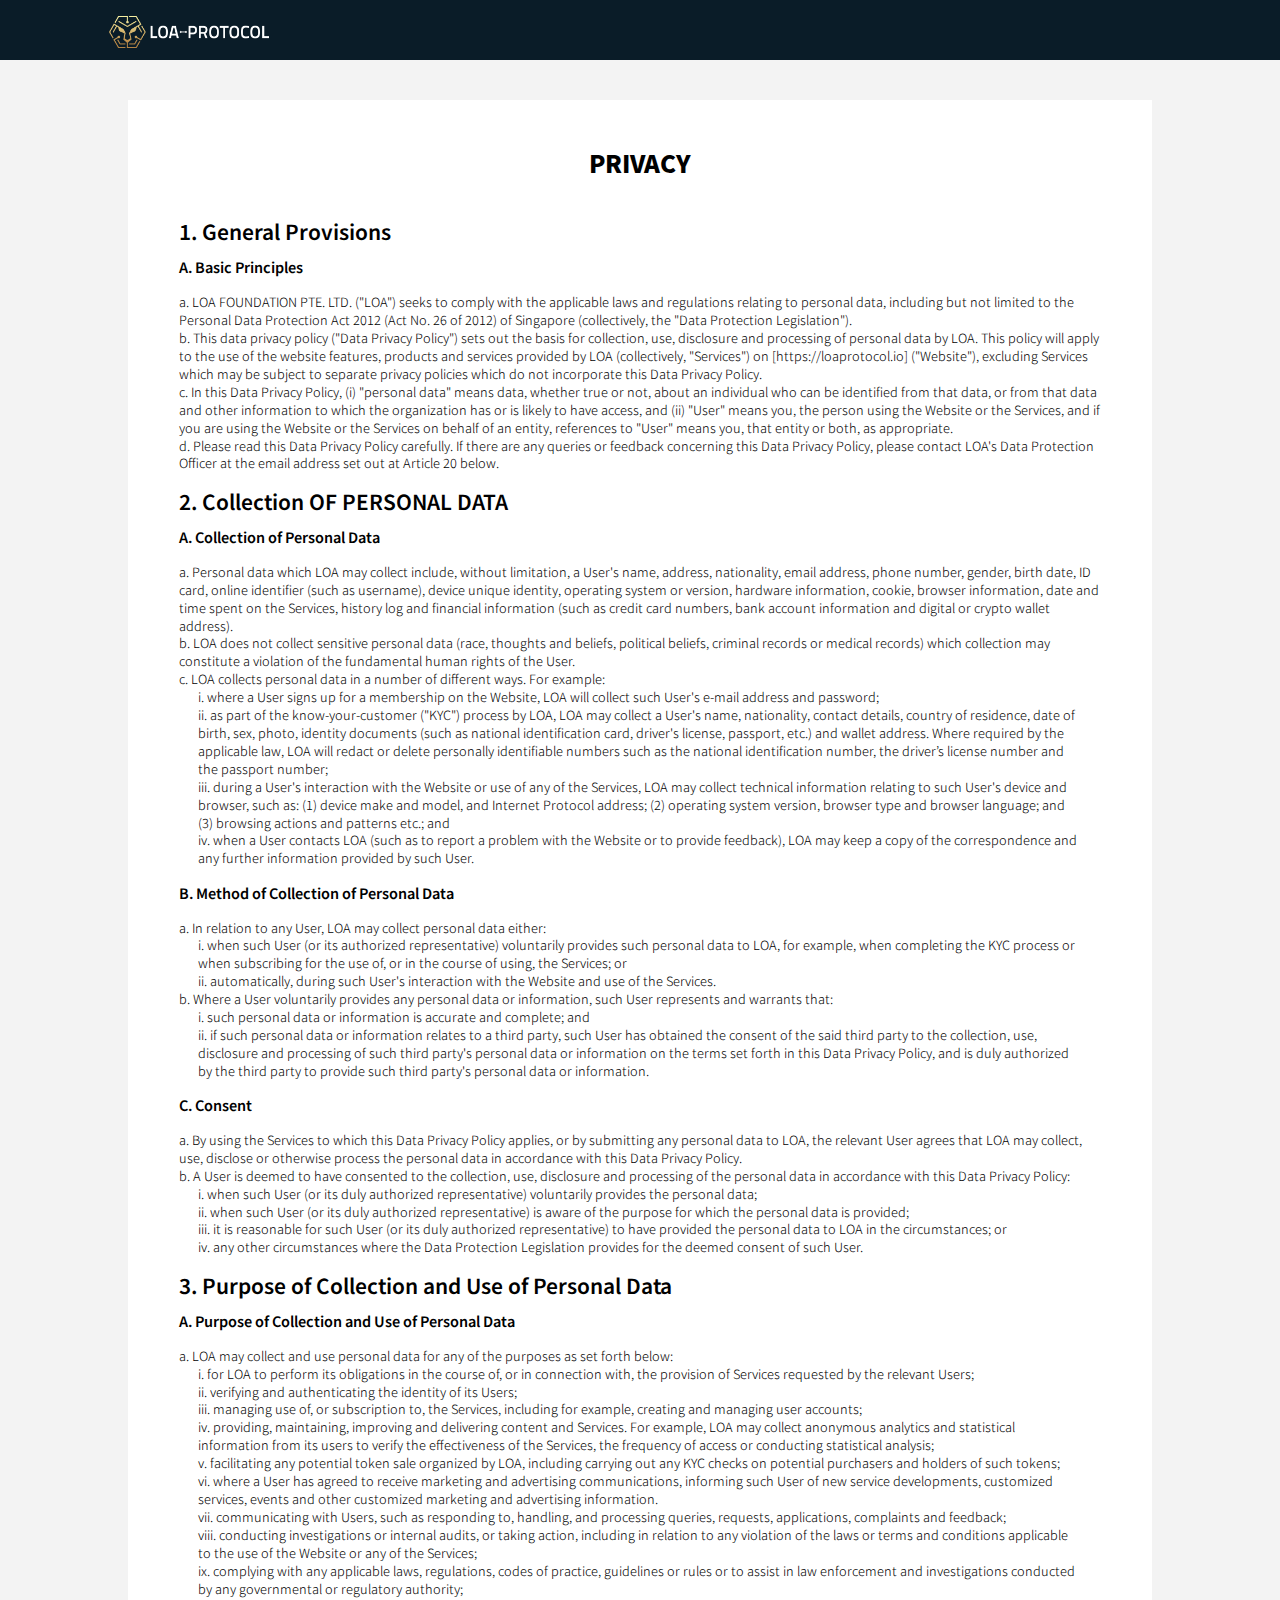
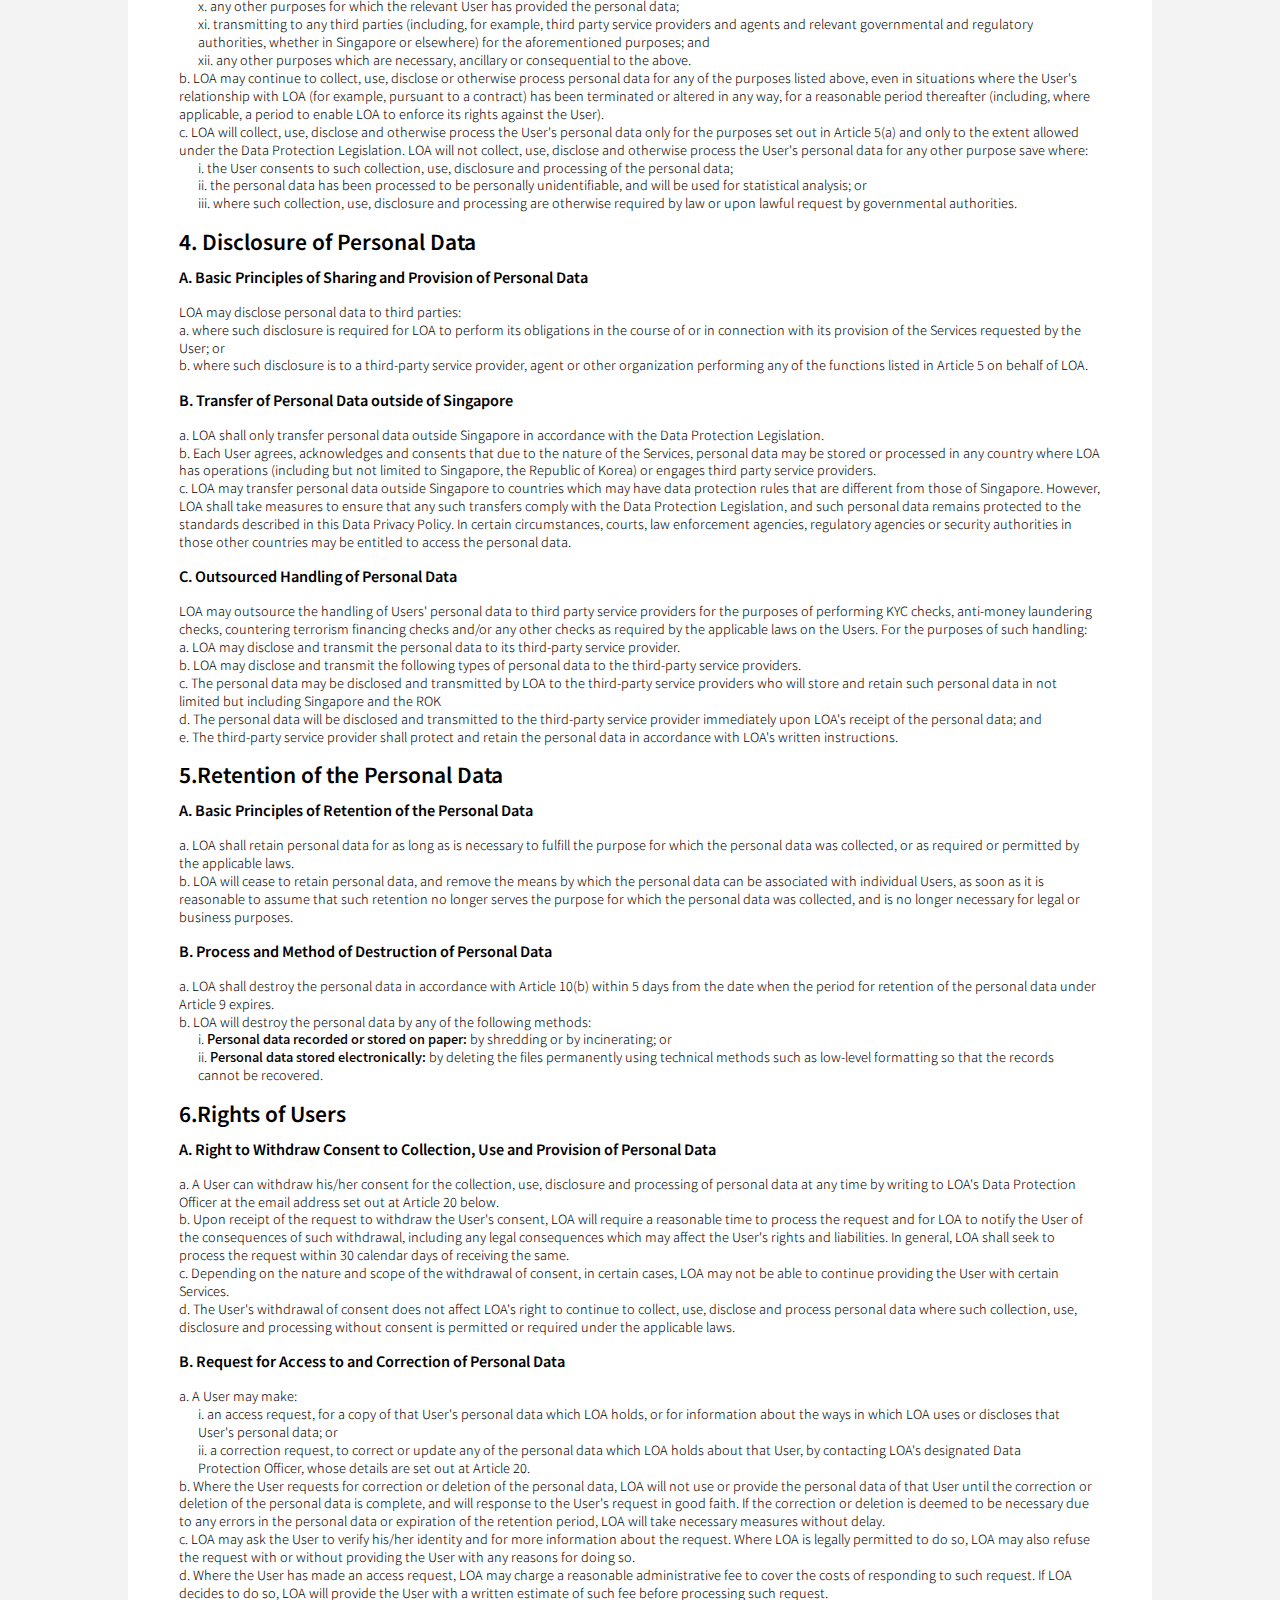
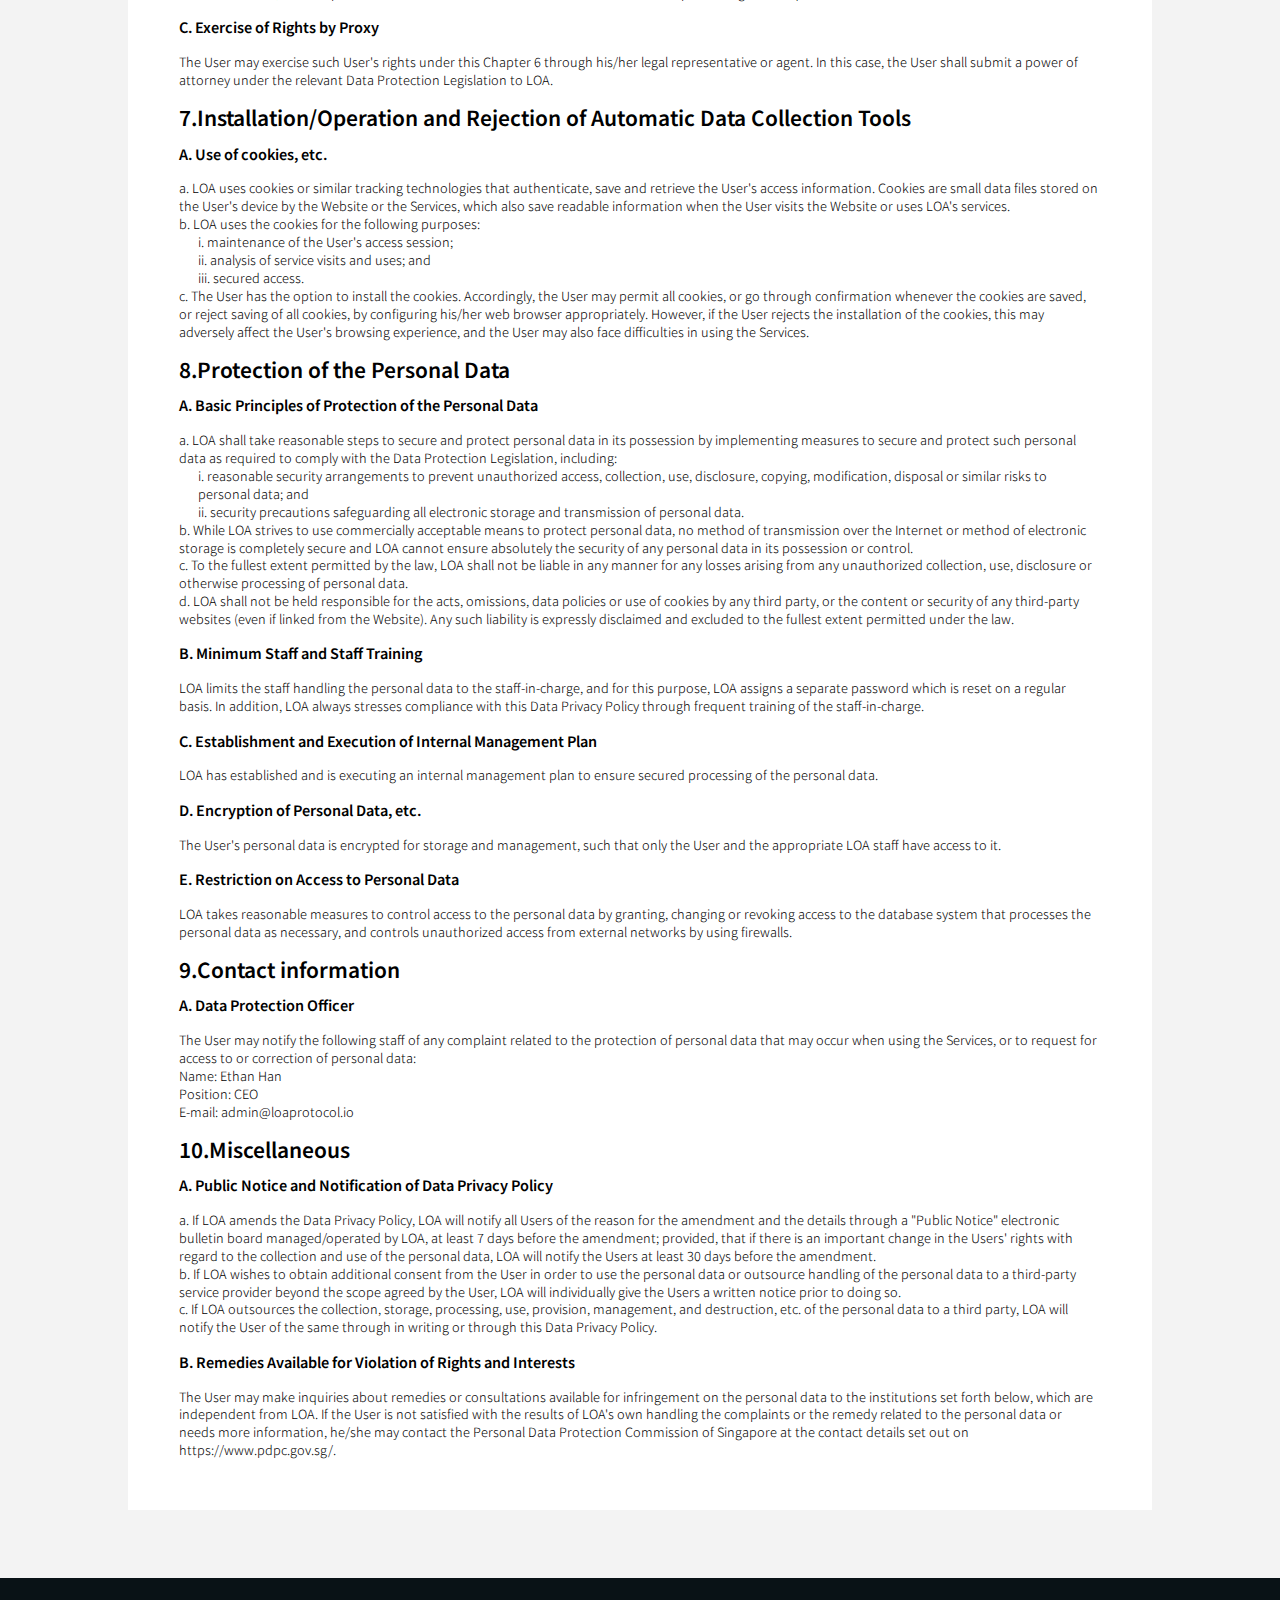
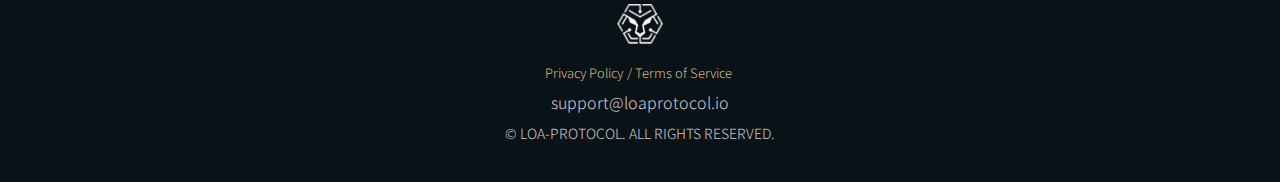
<file: privacy.html>
<!DOCTYPE html>
<html lang="en">
<head>
    <meta charset="UTF-8">
    <meta name="viewport" content="width=device-width, initial-scale=1.0">
    <meta http-equiv="X-UA-Compatible" content="ie=edge">
    <title>LOAPROTOCOL</title>
    <link rel="shortcut icon" href="./images/loaloa.ico">
    <link rel="stylesheet" href="./css/reset.css">
    <link rel="stylesheet" href="./css/style.css">
    <link rel="stylesheet" href="./css/terms.css">
    <link href="https://fonts.googleapis.com/css?family=Noto+Sans+KR:300,400,500,700,900&display=swap" rel="stylesheet">
</head>
<body>
     <header class="pc-header">
        <div class="contents clearfix">
            <a class="logo" href="./"><img src="./images/logo.png" alt="로고"></a>
        </div>
    </header>
    <section class="privacy-pg">
        <div class="contents">
            <h1>PRIVACY</h1>
                <h2>1. General Provisions</h2>
                <h5>A. Basic Principles</h5>
                <p>a. LOA FOUNDATION PTE. LTD. ("LOA") seeks to comply with the applicable laws and regulations relating to personal data, including but not limited to the Personal Data Protection Act 2012 (Act No. 26 of 2012) of Singapore (collectively, the "Data Protection Legislation").</p>
                <p>b. This data privacy policy ("Data Privacy Policy") sets out the basis for collection, use, disclosure and processing of personal data by LOA. This policy will apply to the use of the website features, products and services provided by LOA (collectively, "Services") on [https://loaprotocol.io] ("Website"), excluding Services which may be subject to separate privacy policies which do not incorporate this Data Privacy Policy.</p>
                <p>c. In this Data Privacy Policy, (i) "personal data" means data, whether true or not, about an individual who can be identified from that data, or from that data and other information to which the organization has or is likely to have access, and (ii) "User" means you, the person using the Website or the Services, and if you are using the Website or the Services on behalf of an entity, references to "User" means you, that entity or both, as appropriate.</p>
                <p>d. Please read this Data Privacy Policy carefully. If there are any queries or feedback concerning this Data Privacy Policy, please contact LOA's Data Protection Officer at the email address set out at Article 20 below.</p>
                
                <h2>2. Collection OF PERSONAL DATA</h2>
                <h5>A. Collection of Personal Data</h5>
                <p>a. Personal data which LOA may collect include, without limitation, a User's name, address, nationality, email address, phone number, gender, birth date, ID card, online identifier (such as username), device unique identity, operating system or version, hardware information, cookie, browser information, date and time spent on the Services, history log and financial information (such as credit card numbers, bank account information and digital or crypto wallet address).</p>
                <p>b. LOA does not collect sensitive personal data (race, thoughts and beliefs, political beliefs, criminal records or medical records) which collection may constitute a violation of the fundamental human rights of the User.</p>
                <p>c. LOA collects personal data in a number of different ways. For example:</p>
                <p class="indent">i. where a User signs up for a membership on the Website, LOA will collect such User's e-mail address and password;</p>
                <p class="indent">ii. as part of the know-your-customer ("KYC") process by LOA, LOA may collect a User's name, nationality, contact details, country of residence, date of birth, sex, photo, identity documents (such as national identification card, driver's license, passport, etc.) and wallet address. Where required by the applicable law, LOA will redact or delete personally identifiable numbers such as the national identification number, the driver’s license number and the passport number;</p>
                <p class="indent">iii. during a User's interaction with the Website or use of any of the Services, LOA may collect technical information relating to such User's device and browser, such as: (1) device make and model, and Internet Protocol address; (2) operating system version, browser type and browser language; and (3) browsing actions and patterns etc.; and</p>
                <p class="indent">iv. when a User contacts LOA (such as to report a problem with the Website or to provide feedback), LOA may keep a copy of the correspondence and any further information provided by such User.</p>
            
                <h5>B. Method of Collection of Personal Data</h5>
                <p>a. In relation to any User, LOA may collect personal data either:</p>
                <p class="indent">i. when such User (or its authorized representative) voluntarily provides such personal data to LOA, for example, when completing the KYC process or when subscribing for the use of, or in the course of using, the Services; or</p>
                <p class="indent">ii. automatically, during such User's interaction with the Website and use of the Services.</p>
                <p>b. Where a User voluntarily provides any personal data or information, such User represents and warrants that:</p>
                <p class="indent">i. such personal data or information is accurate and complete; and</p>
                <p class="indent">ii. if such personal data or information relates to a third party, such User has obtained the consent of the said third party to the collection, use, disclosure and processing of such third party's personal data or information on the terms set forth in this Data Privacy Policy, and is duly authorized by the third party to provide such third party's personal data or information.</p>

                <h5>C. Consent</h5>
                <p>a. By using the Services to which this Data Privacy Policy applies, or by submitting any personal data to LOA, the relevant User agrees that LOA may collect, use, disclose or otherwise process the personal data in accordance with this Data Privacy Policy.</p>
                <p>b. A User is deemed to have consented to the collection, use, disclosure and processing of the personal data in accordance with this Data Privacy Policy:</p>
                <p class="indent">i. when such User (or its duly authorized representative) voluntarily provides the personal data;</p>
                <p class="indent">ii. when such User (or its duly authorized representative) is aware of the purpose for which the personal data is provided;</p>
                <p class="indent">iii. it is reasonable for such User (or its duly authorized representative) to have provided the personal data to LOA in the circumstances; or</p>
                <p class="indent">iv. any other circumstances where the Data Protection Legislation provides for the deemed consent of such User.</p>

                <h2>3. Purpose of Collection and Use of Personal Data</h2>
                <h5>A. Purpose of Collection and Use of Personal Data</h5>
                <p>a. LOA may collect and use personal data for any of the purposes as set forth below:</p>
                <p class="indent">i. for LOA to perform its obligations in the course of, or in connection with, the provision of Services requested by the relevant Users;</p>
                <p class="indent">ii. verifying and authenticating the identity of its Users;</p>
                <p class="indent">iii. managing use of, or subscription to, the Services, including for example, creating and managing user accounts;</p>
                <p class="indent">iv. providing, maintaining, improving and delivering content and Services. For example, LOA may collect anonymous analytics and statistical information from its users to verify the effectiveness of the Services, the frequency of access or conducting statistical analysis;</p>
                <p class="indent">v. facilitating any potential token sale organized by LOA, including carrying out any KYC checks on potential purchasers and holders of such tokens;</p>
                <p class="indent">vi. where a User has agreed to receive marketing and advertising communications, informing such User of new service developments, customized services, events and other customized marketing and advertising information.</p>
                <p class="indent">vii. communicating with Users, such as responding to, handling, and processing queries, requests, applications, complaints and feedback;</p>
                <p class="indent">viii. conducting investigations or internal audits, or taking action, including in relation to any violation of the laws or terms and conditions applicable to the use of the Website or any of the Services;</p>
                <p class="indent">ix. complying with any applicable laws, regulations, codes of practice, guidelines or rules or to assist in law enforcement and investigations conducted by any governmental or regulatory authority;</p>
                <p class="indent">x. any other purposes for which the relevant User has provided the personal data;</p>
                <p class="indent">xi. transmitting to any third parties (including, for example, third party service providers and agents and relevant governmental and regulatory authorities, whether in Singapore or elsewhere) for the aforementioned purposes; and</p>
                <p class="indent">xii. any other purposes which are necessary, ancillary or consequential to the above.</p>
                <p>b. LOA may continue to collect, use, disclose or otherwise process personal data for any of the purposes listed above, even in situations where the User's relationship with LOA (for example, pursuant to a contract) has been terminated or altered in any way, for a reasonable period thereafter (including, where applicable, a period to enable LOA to enforce its rights against the User).</p>
                <p>c. LOA will collect, use, disclose and otherwise process the User's personal data only for the purposes set out in Article 5(a) and only to the extent allowed under the Data Protection Legislation. LOA will not collect, use, disclose and otherwise process the User's personal data for any other purpose save where:</p>
                <p class="indent">i. the User consents to such collection, use, disclosure and processing of the personal data; </p>
                <p class="indent">ii. the personal data has been processed to be personally unidentifiable, and will be used for statistical analysis; or </p>
                <p class="indent">iii. where such collection, use, disclosure and processing are otherwise required by law or upon lawful request by governmental authorities.</p>
            
                <h2>4. Disclosure of Personal Data</h2>
                <h5>A. Basic Principles of Sharing and Provision of Personal Data</h5>
                <p>LOA may disclose personal data to third parties:</p>
                <p>a. where such disclosure is required for LOA to perform its obligations in the course of or in connection with its provision of the Services requested by the User; or</p>
                <p>b. where such disclosure is to a third-party service provider, agent or other organization performing any of the functions listed in Article 5 on behalf of LOA.</p>
                <h5>B. Transfer of Personal Data outside of Singapore</h5>
                <p>a. LOA shall only transfer personal data outside Singapore in accordance with the Data Protection Legislation.</p>
                <p>b. Each User agrees, acknowledges and consents that due to the nature of the Services, personal data may be stored or processed in any country where LOA has operations (including but not limited to Singapore, the Republic of Korea) or engages third party service providers.</p>
                <p>c. LOA may transfer personal data outside Singapore to countries which may have data protection rules that are different from those of Singapore. However, LOA shall take measures to ensure that any such transfers comply with the Data Protection Legislation, and such personal data remains protected to the standards described in this Data Privacy Policy. In certain circumstances, courts, law enforcement agencies, regulatory agencies or security authorities in those other countries may be entitled to access the personal data.</p>
                <h5>C. Outsourced Handling of Personal Data</h5>
                <p>LOA may outsource the handling of Users' personal data to third party service providers for the purposes of performing KYC checks, anti-money laundering checks, countering terrorism financing checks and/or any other checks as required by the applicable laws on the Users. For the purposes of such handling:</p>
                <p>a. LOA may disclose and transmit the personal data to its third-party service provider.</p>     
                <p>b. LOA may disclose and transmit the following types of personal data to the third-party service providers.</p>
                <p>c. The personal data may be disclosed and transmitted by LOA to the third-party service providers who will store and retain such personal data in not limited but including Singapore and the ROK</p>
                <p>d. The personal data will be disclosed and transmitted to the third-party service provider immediately upon LOA's receipt of the personal data; and</p>
                <p>e. The third-party service provider shall protect and retain the personal data in accordance with LOA's written instructions.</p>

                <h2>5.Retention of the Personal Data</h2>
                <h5>A. Basic Principles of Retention of the Personal Data</h5>
                <p>a. LOA shall retain personal data for as long as is necessary to fulfill the purpose for which the personal data was collected, or as required or permitted by the applicable laws.</p>
                <p>b. LOA will cease to retain personal data, and remove the means by which the personal data can be associated with individual Users, as soon as it is reasonable to assume that such retention no longer serves the purpose for which the personal data was collected, and is no longer necessary for legal or business purposes.</p>
                <h5>B. Process and Method of Destruction of Personal Data</h5>
                <p>a. LOA shall destroy the personal data in accordance with Article 10(b) within 5 days from the date when the period for retention of the personal data under Article 9 expires.</p>
                <p>b. LOA will destroy the personal data by any of the following methods:</p>
                <p class="indent">i. <strong>Personal data recorded or stored on paper: </strong>by shredding or by incinerating; or</p>
                <p class="indent">ii. <strong>Personal data stored electronically: </strong>by deleting the files permanently using technical methods such as low-level formatting so that the records cannot be recovered.</p>
                
                <h2>6.Rights of Users</h2>
                <h5>A. Right to Withdraw Consent to Collection, Use and Provision of Personal Data</h5>
                <p>a. A User can withdraw his/her consent for the collection, use, disclosure and processing of personal data at any time by writing to LOA's Data Protection Officer at the email address set out at Article 20 below.</p>
                <p>b. Upon receipt of the request to withdraw the User's consent, LOA will require a reasonable time to process the request and for LOA to notify the User of the consequences of such withdrawal, including any legal consequences which may affect the User's rights and liabilities. In general, LOA shall seek to process the request within 30 calendar days of receiving the same.</p>
                <p>c. Depending on the nature and scope of the withdrawal of consent, in certain cases, LOA may not be able to continue providing the User with certain Services.</p>
                <p>d. The User's withdrawal of consent does not affect LOA's right to continue to collect, use, disclose and process personal data where such collection, use, disclosure and processing without consent is permitted or required under the applicable laws.</p>
                <h5>B. Request for Access to and Correction of Personal Data</h5>
                <p>a. A User may make:</p>
                <p class="indent">i. an access request, for a copy of that User's personal data which LOA holds, or for information about the ways in which LOA uses or discloses that User's personal data; or</p>
                <p class="indent">ii. a correction request, to correct or update any of the personal data which LOA holds about that User, by contacting LOA's designated Data Protection Officer, whose details are set out at Article 20.</p>
                <p>b. Where the User requests for correction or deletion of the personal data, LOA will not use or provide the personal data of that User until the correction or deletion of the personal data is complete, and will response to the User's request in good faith. If the correction or deletion is deemed to be necessary due to any errors in the personal data or expiration of the retention period, LOA will take necessary measures without delay. </p>
                <p>c. LOA may ask the User to verify his/her identity and for more information about the request. Where LOA is legally permitted to do so, LOA may also refuse the request with or without providing the User with any reasons for doing so.</p>
                <p>d. Where the User has made an access request, LOA may charge a reasonable administrative fee to cover the costs of responding to such request. If LOA decides to do so, LOA will provide the User with a written estimate of such fee before processing such request.</p>
                <h5>C. Exercise of Rights by Proxy</h5>
                <p>The User may exercise such User's rights under this Chapter 6 through his/her legal representative or agent. In this case, the User shall submit a power of attorney under the relevant Data Protection Legislation to LOA.</p>
                
                <h2>7.Installation/Operation and Rejection of Automatic Data Collection Tools</h2>
                <h5>A. Use of cookies, etc.</h5>
                <p>a. LOA uses cookies or similar tracking technologies that authenticate, save and retrieve the User's access information. Cookies are small data files stored on the User's device by the Website or the Services, which also save readable information when the User visits the Website or uses LOA's services.</p>
                <p>b. LOA uses the cookies for the following purposes:</p>
                <p class="indent">i. maintenance of the User's access session;</p>
                <p class="indent">ii. analysis of service visits and uses; and</p>
                <p class="indent">iii. secured access.</p>
                <p>c. The User has the option to install the cookies. Accordingly, the User may permit all cookies, or go through confirmation whenever the cookies are saved, or reject saving of all cookies, by configuring his/her web browser appropriately. However, if the User rejects the installation of the cookies, this may adversely affect the User's browsing experience, and the User may also face difficulties in using the Services.</p>
                
                <h2>8.Protection of the Personal Data</h2>
                <h5>A. Basic Principles of Protection of the Personal Data</h5>
                <p>a. LOA shall take reasonable steps to secure and protect personal data in its possession by implementing measures to secure and protect such personal data as required to comply with the Data Protection Legislation, including:</p>
                <p class="indent">i. reasonable security arrangements to prevent unauthorized access, collection, use, disclosure, copying, modification, disposal or similar risks to personal data; and</p>
                <p class="indent">ii. security precautions safeguarding all electronic storage and transmission of personal data.</p>
                <p>b. While LOA strives to use commercially acceptable means to protect personal data, no method of transmission over the Internet or method of electronic storage is completely secure and LOA cannot ensure absolutely the security of any personal data in its possession or control.</p>
                <p>c. To the fullest extent permitted by the law, LOA shall not be liable in any manner for any losses arising from any unauthorized collection, use, disclosure or otherwise processing of personal data.</p>
                <p>d. LOA shall not be held responsible for the acts, omissions, data policies or use of cookies by any third party, or the content or security of any third-party websites (even if linked from the Website). Any such liability is expressly disclaimed and excluded to the fullest extent permitted under the law.</p>
                <h5>B. Minimum Staff and Staff Training</h5>
                <p>LOA limits the staff handling the personal data to the staff-in-charge, and for this purpose, LOA assigns a separate password which is reset on a regular basis. In addition, LOA always stresses compliance with this Data Privacy Policy through frequent training of the staff-in-charge.</p>
                <h5>C. Establishment and Execution of Internal Management Plan</h5>
                <p>LOA has established and is executing an internal management plan to ensure secured processing of the personal data.</p>
                <h5>D. Encryption of Personal Data, etc.</h5>
                <p>The User's personal data is encrypted for storage and management, such that only the User and the appropriate LOA staff have access to it.</p>
                <h5>E. Restriction on Access to Personal Data</h5>
                <p>LOA takes reasonable measures to control access to the personal data by granting, changing or revoking access to the database system that processes the personal data as necessary, and controls unauthorized access from external networks by using firewalls. </p>
                
                <h2>9.Contact information</h2>
                <h5>A. Data Protection Officer</h5>
                <p>The User may notify the following staff of any complaint related to the protection of personal data that may occur when using the Services, or to request for access to or correction of personal data:</p>
                <p>Name: Ethan Han</p>
                <p>Position: CEO</p>
                <p>E-mail: admin@loaprotocol.io</p>

                <h2>10.Miscellaneous</h2>
                <h5>A. Public Notice and Notification of Data Privacy Policy</h5>
                <p>a. If LOA amends the Data Privacy Policy, LOA will notify all Users of the reason for the amendment and the details through a "Public Notice" electronic bulletin board managed/operated by LOA, at least 7 days before the amendment; provided, that if there is an important change in the Users' rights with regard to the collection and use of the personal data, LOA will notify the Users at least 30 days before the amendment.</p>
                <p>b. If LOA wishes to obtain additional consent from the User in order to use the personal data or outsource handling of the personal data to a third-party service provider beyond the scope agreed by the User, LOA will individually give the Users a written notice prior to doing so.</p>
                <p>c. If LOA outsources the collection, storage, processing, use, provision, management, and destruction, etc. of the personal data to a third party, LOA will notify the User of the same through in writing or through this Data Privacy Policy.</p>
                <h5>B. Remedies Available for Violation of Rights and Interests</h5>
                <p>The User may make inquiries about remedies or consultations available for infringement on the personal data to the institutions set forth below, which are independent from LOA. If the User is not satisfied with the results of LOA's own handling the complaints or the remedy related to the personal data or needs more information, he/she may contact the Personal Data Protection Commission of Singapore at the contact details set out on https://www.pdpc.gov.sg/.  </p>
            </div>
    </section>
  
    <footer>
        <div class="contents">
            <img src="./images/footer-logo.png" alt="심볼">
                <ul class="clearfix">
                    <li><a href="#">Privacy Policy</a></li>
                    <li><a href="#">/ Terms of Service</a></li>
                </ul>
                <a class="mail" href="mailto:support@loaprotocol.io" target="_blank">support@loaprotocol.io</a>
                <p>© LOA-PROTOCOL. ALL RIGHTS RESERVED.</p>
        </div>
    </footer>
</body>
</html>
</file>
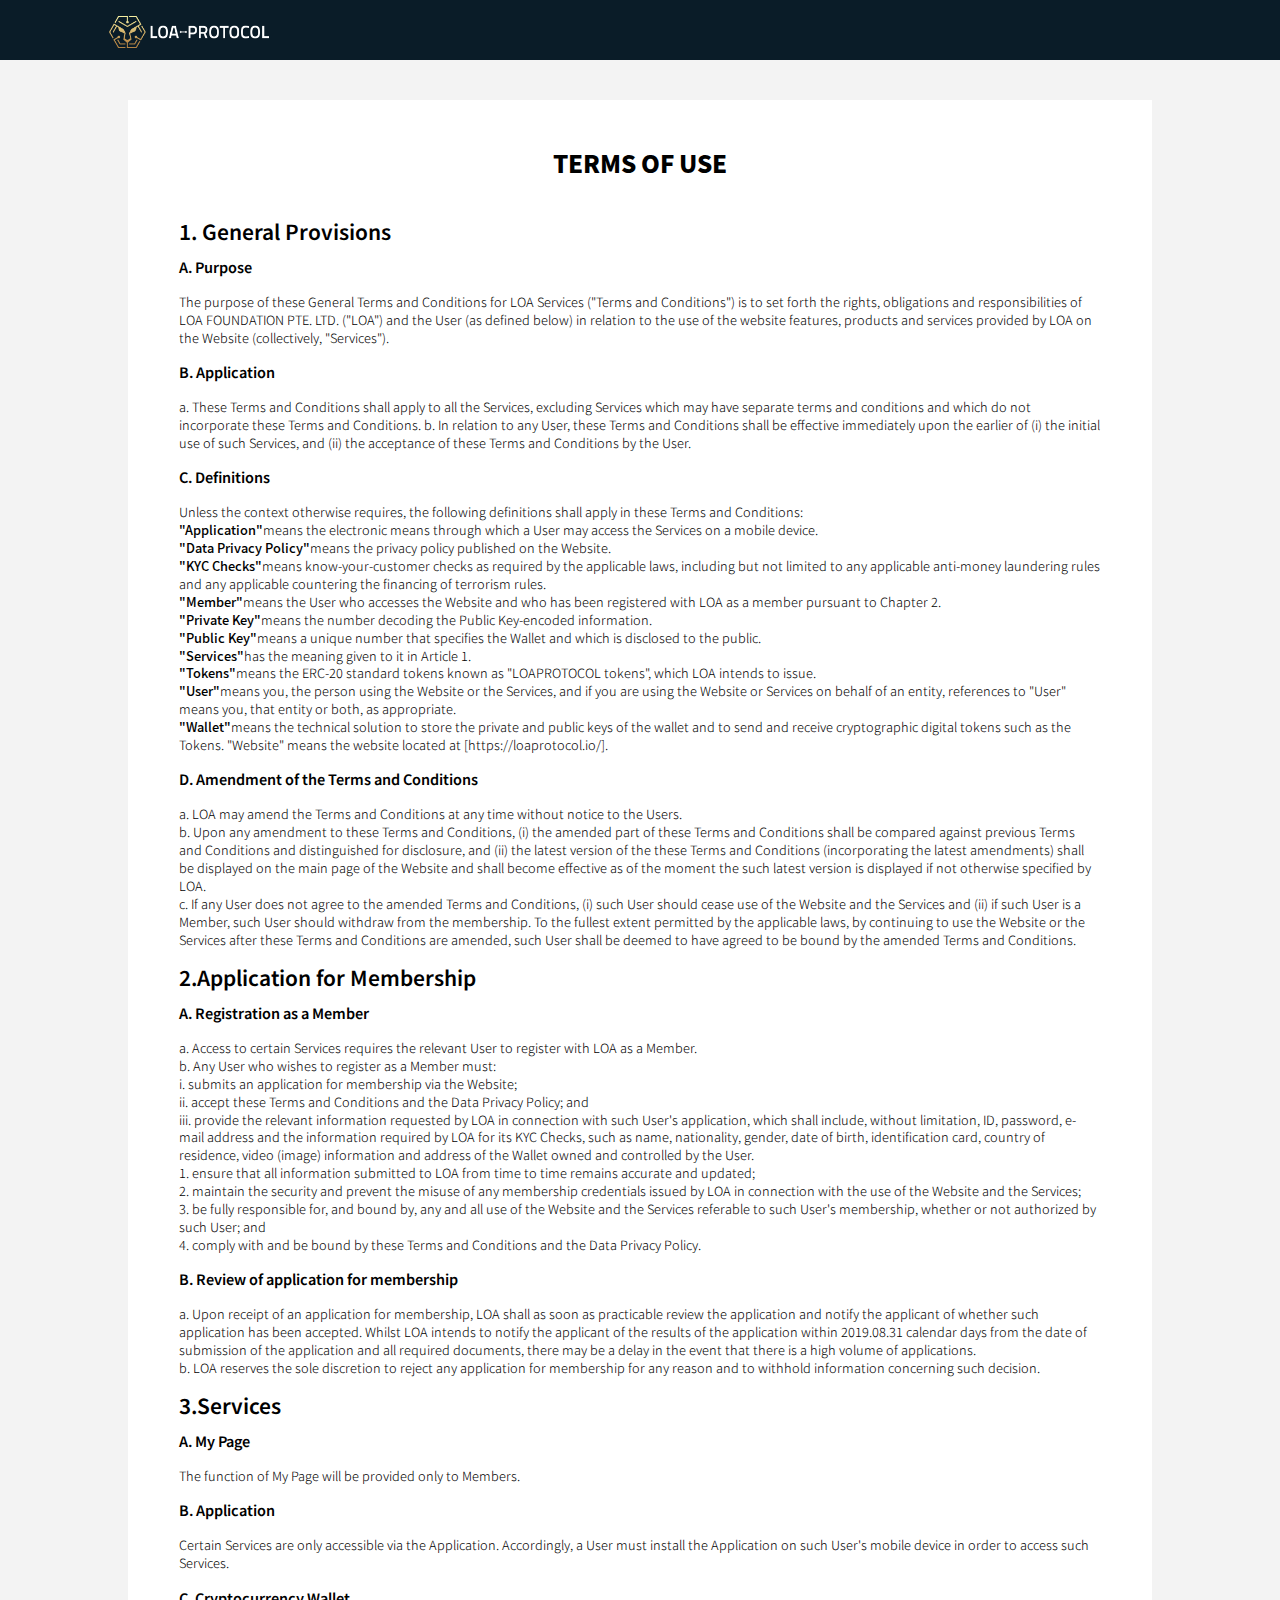
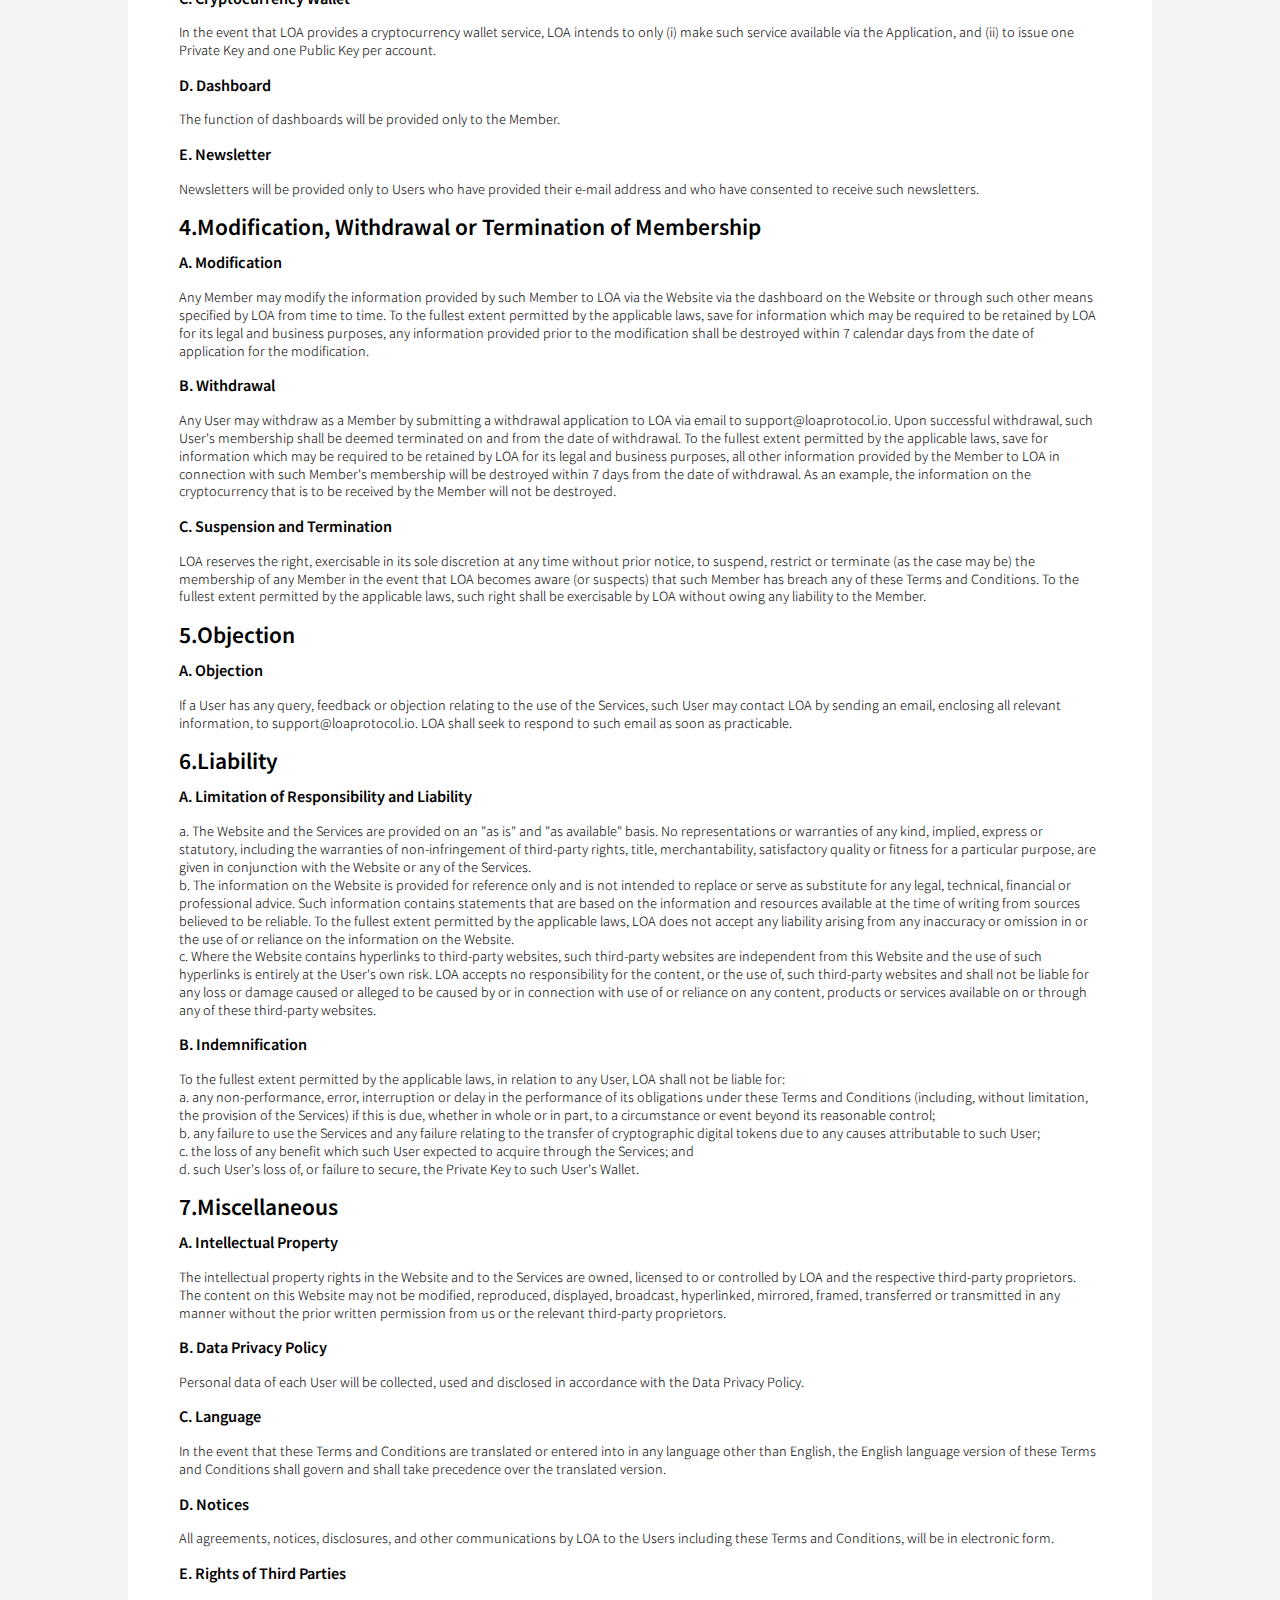
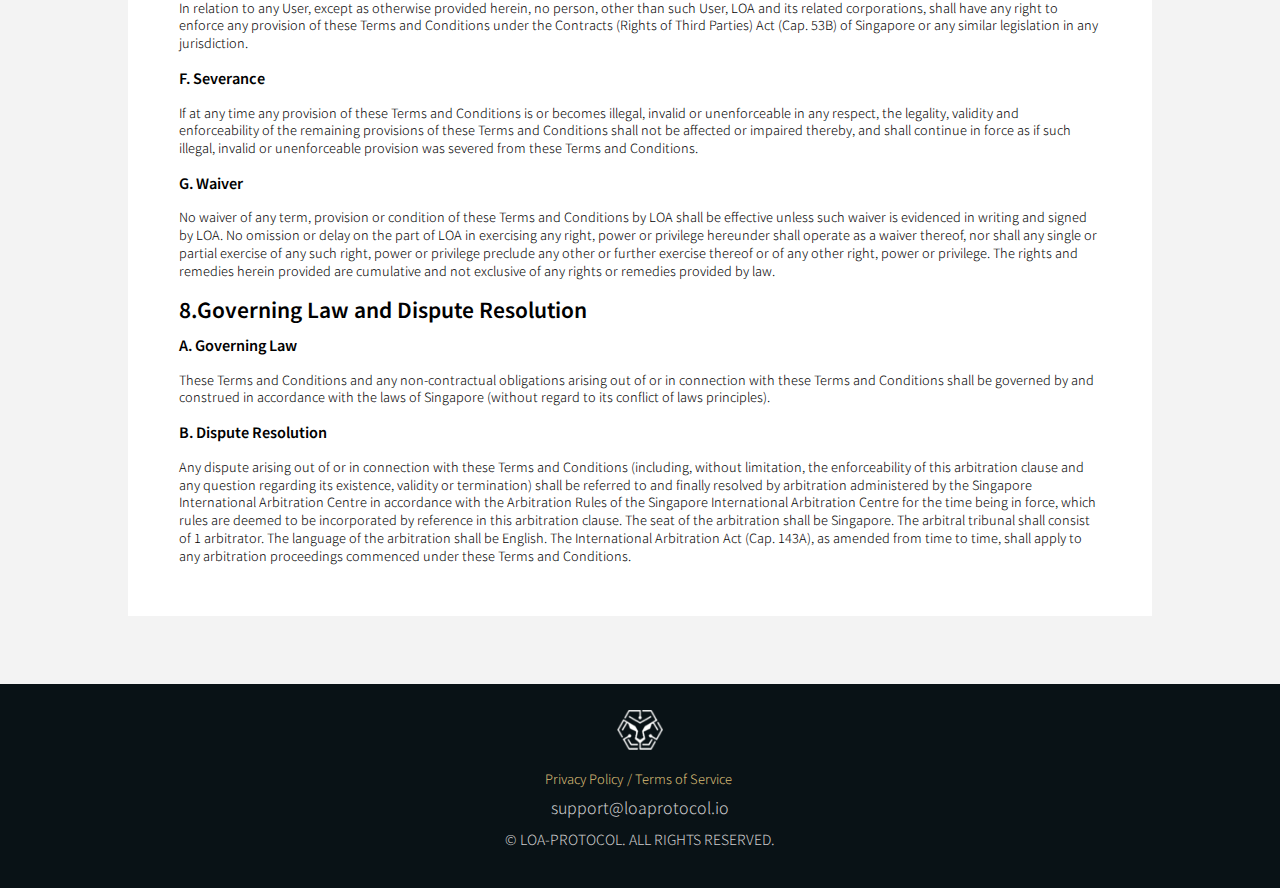
<file: terms.html>
<!DOCTYPE html>
<html lang="en">
<head>
    <meta charset="UTF-8">
    <meta name="viewport" content="width=device-width, initial-scale=1.0">
    <meta http-equiv="X-UA-Compatible" content="ie=edge">
    <title>LOAPROTOCOL</title>
    <link rel="shortcut icon" href="./images/loaloa.ico">
    <link rel="stylesheet" href="./css/reset.css">
    <link rel="stylesheet" href="./css/style.css">
    <link rel="stylesheet" href="./css/terms.css">
    <link href="https://fonts.googleapis.com/css?family=Noto+Sans+KR:300,400,500,700,900&display=swap" rel="stylesheet">
</head>
<body>  
     <header class="pc-header">
        <div class="contents clearfix">
            <a class="logo" href="./"><img src="./images/logo.png" alt="로고"></a>
        </div>
    </header>
    <section class="terms-pg">
        <div class="contents">
            <h1>TERMS OF USE</h1>
                <h2>1. General Provisions</h2>
                <h5>A. Purpose</h5>
                <p>The purpose of these General Terms and Conditions for LOA Services ("Terms and Conditions") is to set forth the rights, obligations and responsibilities of LOA FOUNDATION PTE. LTD. ("LOA") and the User (as defined below) in relation to the use of the website features, products and services provided by LOA on the Website (collectively, "Services").</p>
                
                <h5>B. Application</h5>
                <p>a. These Terms and Conditions shall apply to all the Services, excluding Services which may have separate terms and conditions and which do not incorporate these Terms and Conditions.
                        b. In relation to any User, these Terms and Conditions shall be effective immediately upon the earlier of (i) the initial use of such Services, and (ii) the acceptance of these Terms and Conditions by the User.
                </p>

                <h5>C. Definitions</h5>
                <p>Unless the context otherwise requires, the following definitions shall apply in these Terms and Conditions:</p>
                <p><strong>"Application"</strong>means the electronic means through which a User may access the Services on a mobile device.</p>
                <p><strong>"Data Privacy Policy"</strong>means the privacy policy published on the Website.</p>
                <p><strong>"KYC Checks"</strong>means know-your-customer checks as required by the applicable laws, including but not limited to any applicable anti-money laundering rules and any applicable countering the financing of terrorism rules.</p>
                <p><strong>"Member"</strong>means the User who accesses the Website and who has been registered with LOA as a member pursuant to Chapter 2.</p>
                <p><strong>"Private Key"</strong>means the number decoding the Public Key-encoded information.</p>
                <p><strong>"Public  Key"</strong>means a unique number that specifies the Wallet and which is disclosed to the public.</p>
                <p><strong>"Services"</strong>has the meaning given to it in Article 1.</p>
                <p><strong>"Tokens"</strong>means the ERC-20 standard tokens known as "LOAPROTOCOL tokens", which LOA intends to issue.</p>
                <p><strong>"User"</strong>means you, the person using the Website or the Services, and if you are using the Website or Services on behalf of an entity, references to "User" means you, that entity or both, as appropriate.</p>
                <p><strong>"Wallet"</strong>means the technical solution to store the private and public keys of the wallet and to send and receive cryptographic digital tokens such as the Tokens. "Website" means the website located at [https://loaprotocol.io/].</p>
                
                <h5>D. Amendment of the Terms and Conditions</h5>
                <p>a. LOA may amend the Terms and Conditions at any time without notice to the Users.</p>
                <p>b. Upon any amendment to these Terms and Conditions, (i) the amended part of these Terms and Conditions shall be compared against previous Terms and Conditions and distinguished for disclosure, and (ii) the latest version of the these Terms and Conditions (incorporating the latest amendments) shall be displayed on the main page of the Website and shall become effective as of the moment the such latest version is displayed if not otherwise specified by LOA.</p>
                <p>c. If any User does not agree to the amended Terms and Conditions, (i) such User should cease use of the Website and the Services and (ii) if such User is a Member, such User should withdraw from the membership. To the fullest extent permitted by the applicable laws, by continuing to use the Website or the Services after these Terms and Conditions are amended, such User shall be deemed to have agreed to be bound by the amended Terms and Conditions.</p>
           
                 <h2>2.Application for Membership</h2>
                 <h5>A. Registration as a Member</h5>
                 <p>a. Access to certain Services requires the relevant User to register with LOA as a Member.</p>
                 <p>b. Any User who wishes to register as a Member must:<br>
                        i. submits an application for membership via the Website;<br>
                        ii. accept these Terms and Conditions and the Data Privacy Policy; and<br>
                        iii. provide the relevant information requested by LOA in connection with such User's application, which shall include, without limitation, ID, password, e-mail address and the information required by LOA for its KYC Checks, such as name, nationality, gender, date    of birth, identification card, country of residence, video (image) information and address    of the Wallet owned and controlled by the User.
                </p>
                <p>1. ensure that all information submitted to LOA from time to time remains accurate and updated;</p>
                <p>2. maintain the security and prevent the misuse of any membership credentials issued by LOA in connection with the use of the Website and the Services;</p>
                <p>3. be fully responsible for, and bound by, any and all use of the Website and the Services referable to such User's membership, whether or not authorized by such User; and</p>
                <p>4. comply with and be bound by these Terms and Conditions and the Data Privacy Policy.</p>

                <h5>B. Review of application for membership</h5>
                <p>a. Upon receipt of an application for membership, LOA shall as soon as practicable review the application and notify the applicant of whether such application has been accepted. Whilst LOA intends to notify the applicant of the results of the application within 2019.08.31 calendar days from the date of submission of the application and all required documents, there may be a delay in the event that there is a high volume of applications. </p>
                <p>b. LOA reserves the sole discretion to reject any application for membership for any reason and to withhold information concerning such decision.</p>

               <h2>3.Services</h2>
               <h5>A. My Page</h5>
               <p>The function of My Page will be provided only to Members.</p>
               <h5>B. Application</h5>
               <p>Certain Services are only accessible via the Application. Accordingly, a User must install the Application on such User's mobile device in order to access such Services.</p>
               <h5>C. Cryptocurrency Wallet</h5>
               <p>In the event that LOA provides a cryptocurrency wallet service, LOA intends to only (i) make such service available via the Application, and (ii) to issue one Private Key and one Public Key per account.</p>
                <h5>D. Dashboard</h5>
                <p>The function of dashboards will be provided only to the Member.</p>
                <h5>E. Newsletter</h5>
                <p>Newsletters will be provided only to Users who have provided their e-mail address and who have consented to receive such newsletters.</p>

                <h2>4.Modification, Withdrawal or Termination of Membership</h2>
                <h5>A. Modification</h5>
                <p>Any Member may modify the information provided by such Member to LOA via the Website via the dashboard on the Website or through such other means specified by LOA from time to time.
                        To the fullest extent permitted by the applicable laws, save for information which may be required to be retained by LOA for its legal and business purposes, any information provided prior to the modification shall be destroyed within 7 calendar days from the date of application for the modification.
                </p>
                <h5>B. Withdrawal</h5>
                <p>Any User may withdraw as a Member by submitting a withdrawal application to LOA via email to support@loaprotocol.io. Upon successful withdrawal, such User's membership shall be deemed terminated on and from the date of withdrawal.
                        To the fullest extent permitted by the applicable laws, save for information which may be required to be retained by LOA for its legal and business purposes, all other information provided by the Member to LOA in connection with such Member's membership will be destroyed within 7 days from the date of withdrawal. As an example, the information on the cryptocurrency that is to be received by the Member will not be destroyed.
                </p>
                <h5>C. Suspension and Termination</h5>
                <p>LOA reserves the right, exercisable in its sole discretion at any time without prior notice, to suspend, restrict or terminate (as the case may be) the membership of any Member in the event that LOA becomes aware (or suspects) that such Member has breach any of these Terms and Conditions. To the fullest extent permitted by the applicable laws, such right shall be exercisable by LOA without owing any liability to the Member.</p>
                
                <h2>5.Objection</h2>
                <h5>A. Objection</h5>
                <p>If a User has any query, feedback or objection relating to the use of the Services, such User may contact LOA by sending an email, enclosing all relevant information, to support@loaprotocol.io. LOA shall seek to respond to such email as soon as practicable.</p>
                
                <h2>6.Liability</h2>
                <h5>A. Limitation of Responsibility and Liability</h5>
                <p>a. The Website and the Services are provided on an "as is" and "as available" basis. No representations or warranties of any kind, implied, express or statutory, including the warranties of non-infringement of third-party rights, title, merchantability, satisfactory quality or fitness for a particular purpose, are given in conjunction with the Website or any of the Services.</p>
                <p>b. The information on the Website is provided for reference only and is not intended to replace or serve as substitute for any legal, technical, financial or professional advice. Such information contains statements that are based on the information and resources available at the time of writing from sources believed to be reliable. To the fullest extent permitted by the applicable laws, LOA does not accept any liability arising from any inaccuracy or omission in or the use of or reliance on the information on the Website.</p>
                <p>c. Where the Website contains hyperlinks to third-party websites, such third-party websites are independent from this Website and the use of such hyperlinks is entirely at the User's own risk. LOA accepts no responsibility for the content, or the use of, such third-party websites and shall not be liable for any loss or damage caused or alleged to be caused by or in connection with use of or reliance on any content, products or services available on or through any of these third-party websites.</p>
                <h5>B. Indemnification</h5>
                <p>To the fullest extent permitted by the applicable laws, in relation to any User, LOA shall not be liable for:</p>
                <p>a. any non-performance, error, interruption or delay in the performance of its obligations under these Terms and Conditions (including, without limitation, the provision of the Services) if this is due, whether in whole or in part, to a circumstance or event beyond its reasonable control;</p>
                <p>b. any failure to use the Services and any failure relating to the transfer of cryptographic digital tokens due to any causes attributable to such User;</p>
                <p>c. the loss of any benefit which such User expected to acquire through the Services; and</p>
                <p>d. such User's loss of, or failure to secure, the Private Key to such User's Wallet. </p>

                <h2>7.Miscellaneous</h2>
                <h5>A. Intellectual Property</h5>
                <p>The intellectual property rights in the Website and to the Services are owned, licensed to or controlled by LOA and the respective third-party proprietors. The content on this Website may not be modified, reproduced, displayed, broadcast, hyperlinked, mirrored, framed, transferred or transmitted in any manner without the prior written permission from us or the relevant third-party proprietors.</p>
                <h5>B. Data Privacy Policy</h5>
                <p>Personal data of each User will be collected, used and disclosed in accordance with the Data Privacy Policy.</p>
                <h5>C. Language</h5>
                <p>In the event that these Terms and Conditions are translated or entered into in any language other than English, the English language version of these Terms and Conditions shall govern and shall take precedence over the translated version.</p>
                <h5>D. Notices</h5>
                <p>All agreements, notices, disclosures, and other communications by LOA to the Users including these Terms and Conditions, will be in electronic form.</p>
                <h5>E. Rights of Third Parties</h5>
                <p>In relation to any User, except as otherwise provided herein, no person, other than such User, LOA and its related corporations, shall have any right to enforce any provision of these Terms and Conditions under the Contracts (Rights of Third Parties) Act (Cap. 53B) of Singapore or any similar legislation in any jurisdiction.</p>
                <h5>F. Severance</h5>
                <p>If at any time any provision of these Terms and Conditions is or becomes illegal, invalid or unenforceable in any respect, the legality, validity and enforceability of the remaining provisions of these Terms and Conditions shall not be affected or impaired thereby, and shall continue in force as if such illegal, invalid or unenforceable provision was severed from these Terms and Conditions.</p>
                <h5>G. Waiver</h5>
                <p>No waiver of any term, provision or condition of these Terms and Conditions by LOA shall be effective unless such waiver is evidenced in writing and signed by LOA. No omission or delay on the part of LOA in exercising any right, power or privilege hereunder shall operate as a waiver thereof, nor shall any single or partial exercise of any such right, power or privilege preclude any other or further exercise thereof or of any other right, power or privilege. The rights and remedies herein provided are cumulative and not exclusive of any rights or remedies provided by law.</p>
                
                <h2>8.Governing Law and Dispute Resolution</h2>
                <h5>A. Governing Law</h5>
                <p>These Terms and Conditions and any non-contractual obligations arising out of or in connection with these Terms and Conditions shall be governed by and construed in accordance with the laws of Singapore (without regard to its conflict of laws principles).</p>
                <h5>B. Dispute Resolution</h5>
                <p>Any dispute arising out of or in connection with these Terms and Conditions (including, without limitation, the enforceability of this arbitration clause and any question regarding its existence, validity or termination) shall be referred to and finally resolved by arbitration administered by the Singapore International Arbitration Centre in accordance with the Arbitration Rules of the Singapore International Arbitration Centre for the time being in force, which rules are deemed to be incorporated by reference in this arbitration clause. The seat of the arbitration shall be Singapore. The arbitral tribunal shall consist of 1 arbitrator. The language of the arbitration shall be English.
                        The International Arbitration Act (Cap. 143A), as amended from time to time, shall apply to any arbitration proceedings commenced under these Terms and Conditions.
                </p>
            </div>
    </section>
  

    <footer>
        <div class="contents">
            <img src="./images/footer-logo.png" alt="심볼">
                <ul class="clearfix">
                    <li><a href="#">Privacy Policy</a></li>
                    <li><a href="#">/ Terms of Service</a></li>
                </ul>
                <a class="mail" href="mailto:support@loaprotocol.io" target="_blank">support@loaprotocol.io</a>
                <p>© LOA-PROTOCOL. ALL RIGHTS RESERVED.</p>
        </div>
    </footer>
</body>
</html>
</file>
<file: css/style.css>
* body {
    font-family: 'Noto Sans KR', 'sans-serifs' !important;
}
/* star */
.star {
    position: absolute;
    top: 20%;
    left: 20%;    
    display: block;
    background-color: #fff;
    border-radius: 50%;
    -webkit-transform-origin: center;
    -moz-transform-origin: center;
    -ms-transform-origin: center;
    -o-transform-origin: center;
    transform-origin: center;
    background: radial-gradient(rgba(255,255,255,1),rgba(255,255,255,0.2),rgba(255,255,255,0));
    animation: star 2s ease-in infinite;
  }
  .star2 {
    top: 50%;
    left: 50%;
    animation-delay: 0s;
  }
  .star3 {
    top: 40%;
    left: 40%;
    animation-delay: 0.7s;
  }
  .star4 {
    top: 60%;
    left: 20%;
    animation-delay: 0.1s;
  }
  .star5 {
    top: 80%;
    left: 40%;
    animation-delay: 1.7s;
  }
  .star6 {
    top: 90%;
    left: 50%;
    animation-delay: 1.5s;
  }
  .star6 {
    top: 41%;
    left: 77%;
    animation-delay: 0.3s;
  }
  .star7 {
    top: 20%;
    left: 90%;
    animation-delay: 0.8s;
  }
  .star8 {
    top: 70%;
    left: 90%;
    animation-delay: 1.5s;
  }
  .star9 {
    top: 81%;
    left: 57%;
    animation-delay: 0s;
  }
  .star10 {
    top: 30%;
    left: 70%;
    animation-delay: 1s;
  }
  .star11 {
    top: 40%;
    left: 5%;
    animation-delay: 0.7s;
  }
  .star12 {
    top: 65%;
    left: 65%;
    animation-delay: 0.7s;
  }
  .star13 {
    top: 37%;
    left: 26%;
    animation-delay: 0.3s;
  }
  .star14 {
    top: 20%;
    left: 64%;
    animation-delay: 0s;
  }
  .star15 {
    top: 39%;
    left: 86%;
    animation-delay: 1.3s;
  }
  .star16 {
    top: 54%;
    left: 95%;
    animation-delay: 0.5s;
  }
  .star17 {
    top: 48%;
    left: 15%;
    animation-delay: 1.3s;
  }
  .star18 {
    top: 65%;
    left: 6%;
    animation-delay: 0.2s;
  }
  .star19 {
    top: 45%;
    left: 62%;
    animation-delay: 0.2s;
  }
  .star20 {
    top: 32%;
    left: 97%;
    animation-delay: 0.2s;
  }
  .star20 {
    top: 29%;
    left: 12%;
    animation-delay: 1.6s;
  }
  .star21 {
    top: 51%;
    left: 72%;
    animation-delay: 1.6s;
  }
  .star22 {
    top: 28%;
    left: 45%;
    animation-delay: 1.6s;
  }
  .star23 {
    top: 81%;
    left: 83%;
    animation-delay: 1.0s;
  }
  .star24 {
    top: 64%;
    left: 81%;
    animation-delay: 2s;
  }
  .star25 {
    top: 76%;
    left: 17%;
    animation-delay: 0.8s;
  }
  .star26 {
    top: 53%;
    left: 35%;
    animation-delay: 0.5s;
  }
  .star27 {
    top: 31%;
    left: 97%;
    animation-delay: 2s;
  }
  .star28 {
    top: 20%;
    left: 38%;
    animation-delay: 1s;
  }
  .star29 {
    top: 64%;
    left: 45%;
    animation-delay: 1.4s;
  }
  .star30 {
    top: 37%;
    left: 51%;
    animation-delay: 0s;
  }
  @keyframes star {
    0% { width: 0; height: 0; opacity: 0;}
    50% {width: 9px; height: 9px;  opacity: 1;}
    100% { width: 0; height: 0; opacity: 0;}
  }
/* star-line */
.star_line {
    position: absolute;
    top: 10%;
    right: 20%;
    opacity: 0;
}
  .star_line2 {
    width: 114px;
    top: 15%;
    animation: starline2 3s ease-in-out  infinite;
  }
  .star_line3 {
    width: 95px;
    top: 12.5%;
    animation: starline3 3s ease-in-out  infinite;
    animation-delay: 2s;
  }
  @keyframes star {
    0% { width: 0; height: 0; opacity: 0;}
    50% {width: 5px; height: 5px;  opacity: 1;}
    100% { width: 0; height: 0; opacity: 0;}
  }
  @keyframes starline2 {
    0% {top: 15%; right: 15%; opacity: 1;}
    50% {opacity: 0.3;}
    100% {top: 50%; right: 40%; opacity: 0;}
  }
  @keyframes starline3 {
    0% {top: 12.5%; right: 15%; opacity: 1;}
    50% {opacity: 0.3;}
    100% {top: 50%; right: 42.5%; opacity: 0;}
  }
/* modal */
*, :before, :after {
    margin: 0;
    padding: 0;
    color: inherit;
    text-decoration: inherit;
    font-style: inherit;
    border: 0 solid transparent;
    outline: 0 solid transparent;
    background: transparent none center center no-repeat;
}
#modal_area {
  text-align: center;
}
.modal_apply_bg {
  display: none;
  position: fixed;
  width: 100%;
  height: 100%;
  background-color: rgba(0,0,0,0.5);
  z-index: 9999;
}
.modal {
  display: none;
  position: absolute;
  padding: 4% 2.5%;
  top: 50%;
  left: 50%;
  width: 25%;
  max-width: 500px;
  min-width: 500px; 
  color: #fff;
  text-align: center;
  background-color: #021221;
  box-shadow: 0px 10px 27px 3px #000000;
  -webkit-transform: translate(-50%, -50%);
  -ms-transform: translate(-50%, -50%);
  -moz-transform: translate(-50%, -50%);
  -o-transform: translate(-50%, -50%);
  transform: translate(-50%, -50%);
  z-index: 10000;
}
.modal::before {
  content: '';
  position: absolute;
  top: -5px;
  left: 0;
  width: 100%;
  height: 5px;
  color: #fff;
  background-image: url(../images/modal_border.png);
  background-size: cover;
}
.modal .code {
    display: none;
}
.modal .close, .precaution_close, .apply_passwordforget_close {
  position: absolute;
  margin: 5% 5% 0 0;
  width: 17px;
  height: 17px;
  top: 0;
  right: 0;
  cursor: pointer;
  background-image: url(../images/modal_close.png);
  background-size: cover;
}
.modal .title {
  margin-bottom: 5%;
  font-weight: 400;
  font-size: 1.5rem;
}
.modal .popup_btn {
  display: inline-block;
  margin-top: 10%;
  padding: 4% 17%;
  font-size: 1rem;
  border-radius: 25px;
  background-color: #c3a75f;
}
.modal input[type="text"],
[type="password"],
[type="number"] {
  padding: 3%;
  margin-top: 3%;
  width: 100%;
  color: #fff;
  font-size: 0.8rem;
  border: 1px solid #a0a0a0;
}
.modal input[type="number"] {
  margin-top: 0;
}
.modal input[type="number"]::-webkit-outer-spin-button,
.modal input[type="number"]::-webkit-inner-spin-button {
  -webkit-appearance: none;
}
.modal input[type="text"]:focus,
[type="password"]:focus,
[type="number"]:focus {
  border-color: #fff;
}
.modal input[type="text"].bdr,
[type="password"].bdr,
[type="number"].bdr
 {
    border-color: #fff;
}
.modal input[type="text"]:focus::placeholder,
[type="password"]:focus::placeholder,
[type="number"]:focus::placeholder {
  color: transparent;
}
.modal_apply input[type="radio"],
[type="checkbox"] {
  position: absolute;
  width: 1px;
  height: 1px;
  padding: 0;
  margin: -1px;
  overflow: hidden;
  clip:rect(0,0,0,0);
  border: 0;  
}
.modal_apply input.coin {
  width: 70px;
  padding: 0;
  font-size: 1rem;
  text-align: right;
}
.modal_apply .info_wrap {
  margin-bottom: 5%;
  color: #a0a0a0;
  text-align: left;
}
.modal_apply .info_wrap input[type="text"]:nth-of-type(1) {
  margin-top: 0;
}
.modal_apply .info_wrap input[type="text"].on,
[type="password"].on {
  border-color: #c3a75f;
}
.modal_apply .info_wrap input[type="text"].on+.check_text,
.modal_lookup .info_wrap input[type="text"].on+.check_text {
  display: block;
}
.modal_apply .info_wrap input[type="password"].on+.check_text {
  display: block;
}
.modal_apply .info_wrap .check_text, 
.modal_lookup .info_wrap .check_text {
  display: none;
  margin-top: 2%;;
  color:#c3a75f;
  font-size: 0.6rem;
}
.modal_apply .info_wrap .select_wrap {
  display: inline-block;
  margin: 3% 0;
}
.modal_apply .info_wrap .select_wrap:nth-of-type(2) {
  margin-left: 7%;
}
.modal_apply .info_wrap .select_wrap input[type="radio"]:checked+label {
  background-image: url(../images/modal_radio.png);
  background-position: center;
  background-size: 6px;
}
.modal_apply .info_wrap .select_wrap label {
  display: inline-block;
  width: 12px;
  height: 12px;
  background-color: #fff;
  border-radius: 50%;
  vertical-align: middle;
  cursor: pointer;
}
.modal_apply .info_wrap .select_wrap span {
  font-size: 0.8rem;
}
.modal_apply .info_wrap .text_wrap {
  font-size: 0.8rem;
}
.modal_apply .info_wrap .text_wrap p {
  display: inline-block;
  width: 30%;
  font-size: 0.9rem;
  color: #fff;
  vertical-align: middle;
}
.modal_apply .info_wrap .text_wrap .about {
  margin: 0 5%;
  color: #fff;
  font-size: 1.2rem;
}
.modal_apply .info_wrap .text_wrap .text_bit, .text_eth {
  display: none;
  color: #c3a75f;
  font-size: 0.9rem;
}
.modal_apply .info_wrap .text_wrap .text_bit.on, .text_eth.on {
  display: inline-block;
  vertical-align: middle;
}
.modal_apply .info_wrap .text_wrap input.bit, input.eth {
  display: none;
  width: 52%;
  font-size: 0.9rem;
  text-align: right;
}
.modal_apply .info_wrap .text_wrap input.bit.on, input.eth.on {
  display: inline-block;
  color: #fff;
}
.modal_apply .info_wrap .text_wrap input.bit::placeholder,
input.eth::placeholder {
  font-size: 0.8rem;
  text-align: left;
}
.modal_apply .agree {
  position: relative;
  color: #fff;
  font-size: 0.7rem;
  text-align: left;
}
.modal_apply .agree_apply {
  margin-top: 3%;
}
.modal_apply .agree .accent {
  margin: 0 3px 0 5px;
  text-decoration: underline;
}
.modal_apply .agree input:checked+label {
  width: 14px;
  height: 14px;
	background-position: center;
	background-color: transparent;
	background-image: url(../images/modal_check.png);
  background-size: cover;
  cursor: pointer;
}
.modal_apply .agree label {
  display: inline-block;
  position: absolute;
  top: 0;
  right: 0;
  width: 13px;
  height: 13px;
  border-radius: 3px;
  background-color: #fff;
  vertical-align: middle;
  cursor: pointer;
}
.apply_precaution {
  padding: 2% 2% 5%;
}
.apply_precaution .precaution_bx {
  height: 100%;
  padding: 4%;
  border: 1px solid #c3a75f;
  border-width: 1px 0;
}
.apply_precaution .precaution_bx h4 {
  margin: 5% 0;
  font-size: 1.3rem;
  text-align: center;
  font-weight: bold;
}
.apply_precaution .precaution_bx h5 {
  font-size: 1.2rem;
  margin-bottom: 5%;
  font-weight: bold;
}
.apply_precaution .precaution_bx .precaution_title {
  font-size: 1rem;
  margin-bottom: 2%;
}
.apply_precaution .precaution_bx .precaution {
  height: 550px;
  padding: 2%;
  color: #000;
  font-size: 0.7rem;
  line-height: 2;
  text-align: left;
  background-color: #d7d7d7;
  overflow-y: scroll;
}
.apply_precaution .precaution_bx .precaution::-webkit-scrollbar {
    width: 10px; 
}
.apply_precaution .precaution_bx .precaution::-webkit-scrollbar-track {
    background-color:#fff;
}
.apply_precaution .precaution_bx .precaution::-webkit-scrollbar-thumb {
    background-color:#c3a75f; border-radius: 0px;
}
.apply_precaution .precaution_bx .precaution::-webkit-scrollbar-button{
    display: none
}
.modal_apply_success .title {
  margin-bottom: 15%;
}
.modal_apply_success .info {
  font-size: 1rem;
}
.modal_apply_success .info+.info {
  margin-top: 2%;
}
.modal_apply_success .address {
  padding: 9% 0;
  margin-top: 9%;
  font-size: 0.9rem;
  border: 1px solid #c3a75f;
  border-width: 1px 0;
}
.modal_apply_success .address .address_coin:nth-of-type(1) {
  margin-bottom: 4%;
}
.modal_apply_success .address .address_coin:nth-of-type(2) {
  margin-bottom:  3%; 
}
.modal_apply_success .address .address_coin p {
  margin-top:  3%; 
}
.modal .address_copy {
  display: inline-block;
  margin-left: 2px;
  width: 14px;
  height: 18px;
  background-image: url(../images/modal_copy.png);
  background-size: cover;
  vertical-align: text-bottom;
  cursor: pointer;
}
.modal_apply_success .address strong {
  color: #c3a75f;
  font-weight: normal;
}
.modal_apply_success .popup_btn {
  margin-top: 15%;
  font-size: 1rem;
}
.modal_lookup {
  padding: 4% 2.5% 10%;
}
.modal_lookup .title {
  margin-bottom: 15%;
}
.modal_lookup .forget {
  display: block;
  text-align: right;
  margin-top: 3%;
  font-size: 0.7rem;
  text-decoration: underline;
}
.apply_passwordforget .title {
    margin-bottom: 3%;
    font-weight: 900;
}
.apply_passwordforget p {
    margin-bottom: 3%;
    font-size: 0.8rem;
}
.apply_passwordforget p span {
    color: #c3a75f;
}
.apply_passwordforget .passwordforget_title {
    margin-bottom: 12%;
    font-size: 0.9rem;
}
.modal_lookup_success .lookup_success_email {
  padding: 1% 0;
  margin-bottom: 3%;
  font-size: 1.2rem;
  text-overflow: ellipsis;
  overflow: hidden;
  white-space: nowrap;
}
.modal_lookup_success .lookup_success_bx {
  padding: 9% 0;
  font-size: 0.9rem;
  border: 1px solid #c3a75f;
  border-width: 1px 0;
}
.modal_lookup_success .lookup_success_bx p {
  margin-bottom: 3%;
}
.modal_lookup_success .address_bit:nth-of-type(1) .address_detail {
    margin-top: 3%;
}
.modal_lookup_success .lookup_success_bx .address_detail {
  margin-top: 2%;
}
.modal_lookup_success .lookup_success_bx strong {
  color: #c3a75f;
  font-weight: normal;
}
.modal_lookup_success .lookup_success_bx .coin_loa, .kyc {
  color: #c3a75f;
}
.influ .lookup_success_bx {
    padding: 0;
}
.influ .lookup_success_bx .tooltip_bx span {
    display: block;
}
.influ .lookup_success_bx .tooltip_bx span+span {
    margin-top: 2%;
}
.influ .lookup_success_bx ul {
    font-size: 0;
}
.influ .lookup_success_bx li {
    position: relative;
    display: inline-block;
    padding: 7% 0;
    width: 50%;
    height: 120px;
    vertical-align: bottom;
}
.influ .lookup_success_bx li:nth-child(4) .tooltip {
    right: 15%;
}
.influ .lookup_success_bx .title {
    position: relative;
    display: block;
    color: #fff;
    font-size: 1.0rem;
}
.influ .lookup_success_bx .tooltip {
    position: absolute;
    top: 0;
    right: 30%;
    width: 16px;
    height: 16px;
    background-image: url(../images/tooltip.png);
    background-size: cover;
    vertical-align: baseline;
    cursor: pointer;
}
.influ .lookup_success_bx .tooltip_bx {
    display: none;
    position: absolute;
    top: -95px;
    left: -107px;
    padding: 8px;
    width: 370px;
    height: 80px;
    color: #000;
    font-size: 0.7rem;
    text-align: left;
    background-color: #c3a75f;
}
.influ .lookup_success_bx .tooltip_bx.on,
.influ .lookup_success_bx .tooltip_bx.on::after
{
    display: block;
}
.influ .lookup_success_bx .usd .tooltip_bx {
    padding: 17px;
    left: -270px;
}

.influ .lookup_success_bx .usd .tooltip_bx::after {
    left: 274px;
    
}
.influ .lookup_success_bx .tooltip_bx::after {
    display: none;
    content: '';
    position: absolute;
    bottom: -5px;
    left: 110px;
    width: 10px;
    height: 10px;
    background-color: #c3a75f;
    transform: rotate(45deg);
}
.influ .lookup_success_bx .info {
    display: block;
    color: #c3a75f;
    font-size: 1.4rem;
}
.influ .text_wrap {
    margin-top: 7%;
    text-align: left;
}
.influ .text_wrap p {
    padding: 0 2%;
}
.influ .text_wrap span {
    font-size: 0.7rem;
    line-height: 1.5;
}
.influ .text_wrap .point {
    text-decoration: underline;
}
.influ .text_wrap p+p {
    margin-top: 4%;
}
.pre-sale {
    padding: 4% 1%;
}
.pre-sale .title {
    font-weight: bold;
}
.pre-sale .info_wrap strong {
    display: block;
    margin-bottom: 5%;
    color: #c3a75f;
    font-size: 1rem;
}
.pre-sale .info_wrap span:nth-of-type(1) {
    margin-bottom: 4%;
}
.pre-sale .info_wrap span {
    display: block;
    margin-bottom: 2%;
    font-size: 0.8rem;
}
.pre-sale .info_wrap span:last-child {
    line-height: 1.5;
}
/* aside start */
aside {
    width: 50px;
    height: 50px;
    position: fixed;
    z-index: 995;
    bottom: 13%;
    right: 5%;
    cursor: pointer;
}
aside ul {
    position: relative;
}
aside li {
    width: 50px;
    height: 50px;
    position: absolute;
    top: 0;
    left: 0;
}
aside li:nth-child(1) {
    z-index: 56;
}
aside li:nth-child(2) {
    z-index: 55;
}
aside li:nth-child(3) {
    z-index: 54;
}
aside li:nth-child(4) {
    z-index: 53;
}
aside li:nth-child(5) {
    z-index: 52;
}
aside li:nth-child(6) {
    z-index: 51;
}
aside li:nth-child(7) {
    z-index: 50;
}
aside li a {
    display: block;
}
aside li .img {
    width: 50px;
    height: 50px;
    text-align: center;
    background-size: cover;
    background-repeat: no-repeat;
    background-position: center;
    background-image: url('../images/on-close.png');
}
aside.active li {
    -webkit-transition: all 0.3s ease;
    transition: all 0.3s ease;
}
aside.active li:nth-child(1) {
    top: 0;
}
aside.active li:nth-child(1) .img {
    -moz-transform: rotate(45deg);
    -webkit-transform: rotate(45deg);
    -o-transform: rotate(45deg);
    -ms-transform: rotate(45deg);
    transform: rotate(45deg);
    background-image: url(../images/on-close.png);
}
aside.active li:nth-child(2) {
    top: -74px;
}
aside.active li:nth-child(3) {
    top: -150px;
}
aside.active li:nth-child(4) {
    top: -222px;
}
aside.active li:nth-child(5) {
    top: -300px;
}
aside.active li:nth-child(6) {
    top: -381px;
}
aside.active li:nth-child(7) {
    top: -464px;
}
/* top-btn start*/
.top-btn {
    position: fixed;
    bottom: 5%;
    right: 5%;
    width: 50px;
    border: 0;
    z-index: 99;
    background-color: transparent;
}
.top-btn img {
    width: 100%;
}
/* header start */
header ul li:hover {
    color: #dabe76;
}
header ul li.active {
    color: #dabe76;
}
header ul li.active {
    color: #dabe76;
}
.pc-header.active {
    -webkit-transition: all 0.3s ease;
    -ms-transition: all 0.3s ease;
    -webkit-transition: all 0.3s ease;
    transition: all 0.3s ease;
    background-color: rgba(3, 21, 33, 0.73);
}
.pc-header {
    width: 100%;
    height: 60px;
    position: fixed;
    z-index: 999;
    padding-top: 16px;
}
.pc-header .logo {
    display: block;
    position: absolute;
    top: 0;
    left: 0;
}
.pc-header .logo img {
    width: 160px;
}
.pc-header nav {
    width: 503px;
    padding-top: 7px;
    min-width: 503px;
    margin: auto;
}
.pc-header nav ul li {
    margin-right: 20px;
    float: left;
    font-size: 17px;
    font-weight: 400;
}
.pc-header nav ul li:last-child {
    margin-right: 0;
}
.pc-header nav ul li a {
    float: left;
}
.pc-header .select-wrap {
    position: absolute;
    top: 0;
    right: 0;
}
.pc-header .select-wrap .home-btn {
    float: left;
    line-height: 32px;
    margin-right: 20px;
    font-size: 14px;
    color: #fff;
    font-weight: 300;
}
.pc-header .select-wrap .lang {
    float: right;
    width: 90px;
    height: 32px;
    border: 2px solid #fff;
    border-radius: 15.5px;
    background-color: transparent;
    cursor: pointer;
    position: relative;
}
.pc-header .select-wrap .wrap {
    width: 52px;
    height: 100%;
    margin: 0 auto;
    position: relative;
}
.pc-header .select-wrap .wrap img{
    width: 10px;
    position: absolute;
    top: 50%;
    transform: translateY(-50%);
    right: 0;
    z-index: 2;
}
.pc-header .select-wrap .wrap img.active {
    top: 35%;
    -moz-transform: rotate(180deg);
    -webkit-transform: rotate(180deg);
    -o-transform: rotate(180deg);
    -ms-transform: rotate(180deg);
    transform: rotate(180deg);  
}
.pc-header .select-wrap .lang .on-lang {
    position: absolute;
    left: 0;
    top: 50%;
    transform: translateY(-50%);
}
.pc-header .select-wrap .lang .on-lang,
.pc-header .select-wrap .lang .wrap.on-click a  {
    font-size: 14px;
    font-weight: 300;
}
.pc-header .select-wrap .lang .wrap.on-click {
    display: none;
    position: absolute;
    top: -3px;
    left: -3px;
    width: 92px;
    height: 100px;
    border-radius: 15.5px;
    background-color: #222222;
}
.pc-header .select-wrap .lang .wrap.on-click.active {
    display: block;
}
.pc-header .select-wrap .lang .wrap.on-click a {
    margin-bottom: 10px;
    display: inline-block;
    width: 100%;
}
.pc-header .select-wrap .lang .wrap.on-click .lang-box {
    width: 52px;
    height: 100%;
    margin: 0 auto;
}
.pc-header .select-wrap .lang .wrap.on-click a:first-child {
    margin-top: 10px;
}
/* m-header start */
.m-header {
    display: none;
    width: 100%;
    height: 60px;
    position: fixed;
    z-index: 995;
    top: 0;
    left: 0;
    background-color: transparent;
} 
.m-header.active {
    background-color: rgba(3, 21, 33, 0.73);
}
.m-header .contents {
    width: 80%;
    height: 100%;
    margin: 0 auto;
    position: relative;
}
.m-header .contents .logo a {
    display: block;
    width: 100%;
    height: 100%;
}
.m-header .contents .logo {
    width: 150px;
    position: absolute;
    top: 50%;
    left: 0;
    transform: translateY(-50%);
}
.m-header .contents .logo img {
    width: 100%;
    position: absolute;
    top: 50%;
    left: 0;
    transform: translateY(-50%);
}
.m-header .contents .menu {
    width: 25px;
    position: absolute;
    top: 50%;
    right: 0;
    transform: translateY(-50%);
}
.m-header .m-back {
    width: 100%;
    height: 100%;
    position: fixed;
    z-index: 999;
    top: 0;
    right: -100%;
    background-color: rgba(0, 0, 0, 0.68);
    -webkit-transition: all 1.2s ease;
    transition: all 1.2s ease;
}
.m-header .m-back.active {
    right: 0;
}
.m-header nav {
    width: 70%;
    height: 100%;
    position: fixed;
    z-index: 999;
    top: 0;
    right: -100%;
    padding-top: 30px;
    background-color: #0a1c28;
    -webkit-transition: all 1s ease;
    transition: all 1s ease;
}
.m-header nav.active {
    right: 0;
}
.m-header nav .m-close {
    width: 20px;
    position: absolute;
    top: 3%;
    right: 6%;
    z-index: 80;
}
.m-header nav .nav-list li a {
    display: block;
    width: 100%;
    height: 100%;
    padding-top: 30px;
    padding-left: 50px;
    margin-bottom: 10px;
    font-size: 1.3rem;
}
.m-header nav .lang-wrap {
    padding-left: 50px;
    margin-top: 50px;
}
.m-header nav .lang-wrap li {
    float: left;
    margin-right: 5%;
}
.m-header nav .lang-wrap li:last-child {
    margin-right: 0;
}
.m-header nav .lang-wrap li a {
    display: block;
    font-size: 1.3rem;
    line-height: 20px;
}
.m-header nav .lang-wrap li a img {
    width: 32px;
    margin-right: 5px;
}
/* main-section start */
.section.active{
    -webkit-transition: all 0.2s ease;
    transition: all 0.2s ease;
}
.main-section {
    position: relative;
    padding-top: 12%;
    padding-bottom: 10%;
    background-size: cover;
    background-image: url('../images/pcmain.jpg');
}
.main-section h1 {
    text-align: center;
    font-weight: 300;
    font-size: 2.8rem;
}
.main-section .time-wrap {
    margin-top: 6.7%;
    font-size: 3.8rem;
    text-align: center;
    font-weight: 900;
}
.main-section .time-wrap span {
    opacity: 0.4;
}
.main-section .time-wrap .time {
    position: relative;
    display: inline;
}
.main-section .time-wrap .time::before {
    position: absolute;
    top: -27%;
    left: 0;
    content: "DAY";
    display: block;
    font-weight: 400;
    font-size: 12px;
    color: #fff;
}
.main-section .time-wrap .time.hours::before {
    content: "HOURS";
}
.main-section .time-wrap .time.mins::before {
    content: "MINS";
}
.main-section .time-wrap .time.secs::before {
    content: "SECS";
}
.main-section .time-wrap .time::after {
    position: absolute;
    top: -13%;
    right: -11px;
    content: "";
    display: block;
    width: 50%;
    height: 1px;
    background-color: #fff;
}
.main-section .apply-btn {
    width: 176px;
    height: 50px;
    margin: 0 auto;
    margin-top: 57px;
    display: inherit;
    color: #fff;
    border: 2px solid #fff;
    border-radius: 25px;
    font-weight: 400;
    font-size: 18px;
    background: transparent;
}
.main-section .main-text {
    width: 768px;
    margin: 0 auto;
    margin-top: 5.3%;
    font-size: 1.1rem;
    font-weight: 300;
    line-height: 1.33;
    text-align: center;
    color: #fff;
}
.main-section .btn-wrap {
    max-width: 367px;
    margin: 0 auto;
    margin-top: 5%;
}
.main-section .btn-wrap li {
    float: left;
    cursor: pointer;
}
.main-section .btn-wrap li:first-child {
    margin-right: 4%;
}
.main-section .btn {
    display: block;
    margin: 0 auto;
    width: 176px;
    height: 50px;
    margin-top: 6%;
    border-radius: 25px;
    border: 2px solid #fff;
    text-align: left;
    background-color: transparent;
}
.main-section .btn .wrap {
    width: 102px;
    height: 100%;
    margin: 0 auto;
    position: relative;
}
.main-section .btn .wrap span {
    position: absolute;
    top: 50%;
    left: 0;
    transform: translateY(-50%);
    color: #fff;
    font-size: 18px;
    font-weight: 300;
}
.main-section .btn .wrap img {
    width: 5px;
    position: absolute;
    top: 50%;
    right: 0;
    transform: translateY(-50%);
}
.main-section .graph_wrap {
    width: 100%;
    margin: 0 auto;
    margin-top: 3.9%;
    border-radius: 10px;
    border: 1px solid #fff;
    background-color: transparent;
}
.main-section .graph_wrap .text-wrap {
    width: 394px;
    height: 166px;
    float: left;
    padding: 2.4%;
    border-radius: 10px 0 0 10px;
    background-color: rgba(255, 255, 255, 0.18);
}
.main-section .graph_wrap .text-wrap span {
    color: #fff;
    font-size: 1.1rem;
    font-weight: 500;
}
.main-section .graph_wrap .text-wrap p {
    margin-top: 16px;
    line-height: 1.4;
    font-weight: 400;
    font-size: 1rem;
    color: #fff;
}
.main-section .graph_wrap .line-wrap {
    width: 61%;
    float: left;
    padding: 2.4%;
}
.main-section .graph_wrap .line-wrap .pre-sale-button {
    display: block;
    float: right;
    padding-bottom: 0.5%;
    font-size: 0.8rem;
    border-bottom: 1px solid #fff;
    cursor: pointer;

}
.clearfix:after {
    content: ""; 
    display: block; 
    clear: both;
}
.main-section .graph_wrap .line-wrap span {
    color: #fff;
    font-size: 1.1rem;
    font-weight: 400;
}
.main-section .graph_wrap .line-wrap .wrap {
    position: relative;
    width: 100%;
    height: 36px;
    margin-top: 6%;
}
.main-section .graph_wrap .line-wrap .line {
    position: absolute;
    top: 0;
    left: 0;
    display: block;
    width: 100%;
    height: 36px;
    border-radius: 18px;
    background-color: #fff;
}
/* .main-section .graph_wrap .line-wrap .line:nth-child(2) {
    width: 0%;
    height: 23px;
    top: 50%;
    transform: translateY(-50%);
    left: 9px;
    border-radius: 11.5px;
    background: #3085f0;
    background: -moz-linear-gradient(87deg, #a1793d, #be914f 38%, #dabe76 66%, #fcf4a5);
    background: -webkit-linear-gradient(87deg, #a1793d, #be914f 38%, #dabe76 66%, #fcf4a5);
    background: linear-gradient(87deg, #a1793d, #be914f 38%, #dabe76 66%, #fcf4a5);
} */
.main-section .graph_wrap .line-wrap .drop-line {
    width: 0%;
    height: 23px;
    top: 50%;
    transform: translateY(-50%);
    left: 9px;
    border-radius: 11.5px;
    background: #be914f;
    background: -moz-linear-gradient(87deg, #a1793d, #be914f 38%, #dabe76 66%, #fcf4a5);
    background: -webkit-linear-gradient(87deg, #a1793d, #be914f 38%, #dabe76 66%, #fcf4a5);
    background: linear-gradient(87deg, #a1793d, #be914f 38%, #dabe76 66%, #fcf4a5);
    -webkit-transition: all 3s ease;
    -ms-transition: all 3s ease;
    transition: all 3s ease;
}
#copy-data{
    position: absolute;
    top: 0;
    left: 0;
    width: 1px;
    height: 1px;
    margin: 0;
    padding: 0;
    border: 0;
}
.main-section .graph_wrap .line-wrap .drop-line.active {
    width: 97%;
}
/* @keyframes line-scroll {
    0% {
        width: 0%;
    }
    100% {
        width: 5%;
    }
  } */
.main-section .value {
    position: relative;
    margin-top: 2.2%;
    text-align: center;
    font-size: 16px;
    font-weight: 300;
}
.main-section .value::before {
    position: absolute;
    display: block;
    content: "0%";
    top: 0;
    left: 0;
}
.main-section .value::after {
    position: absolute;
    display: block;
    content: "100%";
    top: 0;
    right: 0;
}
/* video-pg start */
.video-pg  {
    padding-top: 10%;
    padding-bottom: 10%;
    background-position: center;
    background-size: cover;
    background-repeat: no-repeat;
    background-image: url(../images/back.jpg);
}
.video-pg .text-wrap {
    float: left;
    width: 350px;
}
.video-pg .text-wrap h1 {
    margin-bottom: 9.7%;
    font-weight: 300;
    font-size: 2.8rem;
    line-height: 1.4;
}
.video-pg .text-wrap  {
    transform: translateY(190px);
    -webkit-transform: translateY(190px);
    -ms-transform: translateY(190px);
    -webkit-transition: all 0.8s ease;
    -ms-transition: all 0.8s ease;
    transition: all 0.8s ease;
}
.video-pg .text-wrap.active {
    -webkit-transform: translateY(0);
    -ms-transform: translateY(0);
    transform: translateY(0);
}
.video-pg .text-wrap p {
    width: 421px;
    font-weight: 300;
    line-height: 1.33;
    font-size: 1.1rem;
}
.video-pg .text-wrap .btn {
    display: block;
    width: 176px;
    height: 50px;
    margin-top: 11%;
    border-radius: 25px;
    text-align: left;
    border: 2px solid #fff;
    background-color: transparent;
}
.video-pg .text-wrap .btn .wrap {
    width: 102px;
    height: 100%;
    margin: 0 auto;
    position: relative;
}
.video-pg .text-wrap .btn .wrap span {
    position: absolute;
    top: 50%;
    left: 0;
    transform: translateY(-50%);
    color: #fff;
    font-size: 18px;
    font-weight: 300;
}
.video-pg .text-wrap .btn .wrap img {
    width: 5px;
    position: absolute;
    top: 50%;
    right: 0;
    transform: translateY(-50%);
}
.video-pg .video-wrap  {
    float: right;
    position: relative;
    overflow: hidden;
    width : 50%;
    height : 0;
    border: 1px solid #fff;
    padding-bottom: 28.174%;
    margin : 0 auto;
    transform: translateY(300px);
    -webkit-transform: translateY(300px);
    -ms-transform: translateY(300px);
    -webkit-transition: all 2s ease;
    -ms-transition: all 2s ease;
    transition: all 2s ease;
}
.video-pg .video-wrap.active {
    -webkit-transform: translateY(0);
    -ms-transform: translateY(0);
    transform: translateY(0);
}
.video-pg .video-wrap iframe {
    position: absolute;
    top: 0;
    left: 0;
    width: 100%;
    height: 100%;
}
.video-pg .m-video {
    display: none;
}
/* technology-pg start */
.technology-pg  {
    padding-top: 10%;
    padding-bottom: 10%;
    background-position: center;
    background-size: cover;
    background-repeat: no-repeat;
    background-image: url(../images/back.jpg);
}
.technology-pg h1 {
    text-align: center;
    margin-bottom: 3%;
    font-weight: 400;
    font-size: 2.8rem;
    transform: translateY(300px);
    -webkit-transform: translateY(300px);
    -ms-transform: translateY(300px);
    -webkit-transition: all 1s ease;
    -ms-transition: all 1s ease;
    transition: all 1s ease;
}
.technology-pg .main-text {
    text-align: center;
    font-weight: 300;
    font-size: 1.1rem;
    line-height: 1.33; 
    transform: translateY(300px);
    -webkit-transform: translateY(300px);
    -ms-transform: translateY(300px);
    -webkit-transition: all 1.6s ease;
    -ms-transition: all 1.6s ease;
    transition: all 1.6s ease;
}
.technology-pg h1.active {
    -webkit-transform: translateY(0);
    -ms-transform: translateY(0);
    transform: translateY(0);
}
.technology-pg .main-text.active {
    -webkit-transform: translateY(0);
    -ms-transform: translateY(0);
    transform: translateY(0);
}
.technology-pg ul {
    margin: 0 auto;
    margin-top: 11%;
    width: 80%;
}
.technology-pg ul li {
    width: 30%;
    float: left;
    margin-right: 5%;
    text-align: center;
    margin-bottom: 15%;
}
.technology-pg ul li:nth-child(3n) {
    margin-right: 0;
}
.technology-pg ul li:nth-child(n+4) {
    margin-bottom: 0;
}
.technology-pg ul li i {
    display: block;
}
.technology-pg ul li:nth-child(5) img {
    width: 78px;
}
.technology-pg ul li img {
    width: 64px;
    transform: scale( 0.0 );
    -webkit-transform: scale( 0.0 );
    -ms-transform: scale( 0.0 );
    -webkit-transition: all 2s ease;
    -ms-transition: all 2s ease;
    transition: all 2s ease;
}
.technology-pg ul li img.active {
    transform: scale( 1.0 );
    -webkit-transform: scale( 1.0 );
    -ms-transform: scale( 1.0 );
}
.technology-pg ul li h4 {
    font-size: 1.2rem;
    margin-top: 25px;
    margin-bottom: 35px;
}
.technology-pg ul li p {
    font-size: 1rem;
    font-weight: 300;
    line-height: 1.5; 
}
/* about-section start */
.about-section {
    padding-top: 8.4%;
    padding-bottom: 6.3%;
    background-size: cover;
    background-repeat: no-repeat;
    background-image: url(../images/back02.jpg);
}
.about-section h1 {
    text-align: center;
    margin-bottom: 3%;
    font-weight: 400;
    font-size: 2.8rem;
    transform: translateY(300px);
    -webkit-transform: translateY(300px);
    -ms-transform: translateY(300px);
    -webkit-transition: all 1s ease;
    -ms-transition: all 1s ease;
    transition: all 1s ease;
}
.about-section .main-text {
    text-align: center;
    font-weight: 300;
    font-size: 1.1rem;
    line-height: 1.33;
    -webkit-transform: translateY(300px);
    -ms-transform: translateY(300px);
    -webkit-transition: all 1.6s ease;
    -ms-transition: all 1.6s ease;
    transition: all 1.6s ease;
}
.about-section h1.active {
    -webkit-transform: translateY(0);
    -ms-transform: translateY(0);
    transform: translateY(0);
}
.about-section .main-text.active {
    -webkit-transform: translateY(0);
    -ms-transform: translateY(0);
    transform: translateY(0);
}
.about-section .wrap {
    margin-top: 7%;
}
.about-section ul {
    width: 84%;
    margin: 0 auto;
}
.about-section li {
    float: left;
    color: #fff;
    margin-right: 16%;
    font-size: 1.2rem;
    line-height: 2;
    font-weight: 300;
    transform: scale( 0.0 );
    -webkit-transform: scale( 0.0 );
    -ms-transform: scale( 0.0 );
    -webkit-transition: all 2s ease;
    -ms-transition: all 2s ease;
    transition: all 2s ease;
}
.about-section li.active {
    transform: scale( 1.0 );
    -webkit-transform: scale( 1.0 );
    -ms-transform: scale( 1.0 );
}
.about-section li:last-child{
    padding: 6%;
    margin-right: 0;
    border-radius: 10px;
    background-color: rgba(208, 208, 208, 0.08);
}
.about-section img {
    width: 100%;
}
.about-section p {
    margin-top: 6%;
    text-align: center;
    font-size: 2.4rem;
    font-weight: 900;
}
/* roadmap-pg start */
.roadmap-pg {
    padding-top: 6.8%;
    padding-bottom: 7.8%;
    background-position: center;
    background-size: cover;
    background-repeat: no-repeat;
    background-image: url(../images/back02.jpg);
}
.roadmap-pg h1 {
    text-align: center;
    margin-bottom: 10.7%;
    font-weight: 400;
    font-size: 2.8rem;
    transform: translateY(300px);
    -webkit-transform: translateY(300px);
    -ms-transform: translateY(300px);
    -webkit-transition: all 1s ease;
    -ms-transition: all 1s ease;
    transition: all 1s ease;
}
.roadmap-pg h1.active {
    -webkit-transform: translateY(0);
    -ms-transform: translateY(0);
    transform: translateY(0);
}
.roadmap-pg .wrap {
    margin-top: 6.8%;
    position: relative;
    height: 100%;    
}
.roadmap-pg .swiper-container {
    width: 100%;
    height: 400px;
    margin-left: auto;
    margin-right: auto;
}
.roadmap-pg .swiper-slide {
    background-size: cover;
    background-position: center;
}
.roadmap-pg .swiper-container.gallery-thumbs {
    margin-top: 5%;
    height: 106px;
}
.gallery-top {
    height: 80%;
    width: 100%;
    border-radius: 5px;
    background-color: rgba(72, 72, 72, 0.19);
    transform: translateY(300px);
    -webkit-transform: translateY(300px);
    -ms-transform: translateY(300px);
    -webkit-transition: all 1.5s ease;
    -ms-transition: all 1.5s ease;
    transition: all 1.5s ease;
}
.gallery-top.active {
    -webkit-transform: translateY(0);
    -ms-transform: translateY(0);
    transform: translateY(0);
}
.roadmap-pg .gallery-top .text-wrap {
    padding: 6.9%;
    text-align: left;
    color: #fff;
    border-radius: 5px;
    font-weight: 400;
    font-size: 0.9rem;
    line-height: 1.6;
}
.roadmap-pg .gallery-top .text-wrap .sub-title {
    font-size: 1.2rem;
    margin-bottom: 2%;
    color: #dabe76;
}
.roadmap-pg .gallery-top .text-wrap .cap {
    margin-top: 2.3%;
    font-size: 1rem;
    margin-bottom: 1%;
}
.roadmap-pg .gallery-top .text-wrap .note {
    margin-top: 1%;
    color: #dabe76;
}
.gallery-thumbs {
    height: 20%;
    box-sizing: border-box;
    padding-top: 53px !important;
    position: relative;
    transform: translateY(300px);
    -webkit-transform: translateY(300px);
    -ms-transform: translateY(300px);
    -webkit-transition: all 2.5s ease;
    -ms-transition: all 2.5s ease;
    transition: all 2.5s ease;
}
.gallery-thumbs::after{
    display: block;
    position: absolute;
    content: "";
    top: 62px;
    left: 0;
    width: 100%;
    height: 4px;
    background: #dabe76;
    background: -moz-linear-gradient(to right, rgba(218, 190, 118, 0.31), rgba(218, 190, 118, 0.45) 6%, #dabe76 50%, rgba(218, 190, 118, 0.31) 94%, rgba(0, 220, 255, 0));
    background: -webkit-linear-gradient(to right, rgba(218, 190, 118, 0.31), rgba(218, 190, 118, 0.45) 6%, #dabe76 50%, rgba(218, 190, 118, 0.31) 94%, rgba(0, 220, 255, 0));
    background: linear-gradient(to right, rgba(218, 190, 118, 0.31), rgba(218, 190, 118, 0.45) 6%, #dabe76 50%, rgba(218, 190, 118, 0.31) 94%, rgba(0, 220, 255, 0));
}
.gallery-thumbs .date-wrap {
    width: 100%;
    height: 100%;
    position: relative;
}
.gallery-thumbs .date-wrap::before {
    position: absolute;
    display: block;
    content: "";
    left: 50%;
    transform: translateX(-50%);
    width: 10px;
    height: 10px;
    border: 5px solid #dabe76;
    border-radius: 50%;
    background-color: #a1793d;
}
.gallery-thumbs .date {
    position: absolute;
    top: 53%;
    left: 50%;
    transform: translateX(-50%);
}
.gallery-thumbs .swiper-slide:nth-child(2n) .date {
    top: -55%;
}
.gallery-thumbs.active {
    -webkit-transform: translateY(0);
    -ms-transform: translateY(0);
    transform: translateY(0);
}
 .gallery-thumbs .swiper-slide {
    height: 100%;
    color: #fff;
    font-weight: 300;
    font-size: 16px;
}
 .gallery-thumbs .swiper-slide-thumb-active {
    opacity: 1;
    color: #dabe76;
}
.roadmap-pg .swiper-button-prev, 
.roadmap-pg .swiper-button-next {
    background-size: 20px;
    background-image: url('../images/gy-arrow.png') !important;
}
.roadmap-pg .swiper-button-prev {
    -moz-transform: rotate(180deg);
    -webkit-transform: rotate(180deg);
    -o-transform: rotate(180deg);
    -ms-transform: rotate(180deg);
    transform: rotate(180deg);
} 
.roadmap-pg  .caption {
    margin-top: 8%;
    line-height: 1.6;
    text-align: center;
    color: #dabe76;
    font-weight: 300;
    font-size: 0.8rem;
}
/* whitepaper-pg start */
.whitepaper-pg {
    overflow: hidden;
    position: relative;
    padding-top: 5.6%;
    padding-bottom: 5.6%;
    background-color:  #091216;
}
.whitepaper-pg h1 {
    margin-bottom: 2%;
    font-weight: 300;
    font-size: 2.8rem;
}
.whitepaper-pg .bottom {
    margin-top: 7%;
}
.whitepaper-pg li a {
    font-weight: 300;
    font-size: 1.1rem;
    color: #dabe76;
}
.whitepaper-pg li {
    float: left;
    margin-right: 0.5%;
}
.whitepaper-pg li:last-child {
    margin-right: 0;
}
.whitepaper-pg .contents {
    position: relative;
    z-index: 2;
    transform: translateX(-120px);
    -webkit-transform: translateX(-120px);
    -ms-transform: translateX(-120px);
    -webkit-transition: all 1s ease;
    -ms-transition: all 1s ease;
    transition: all 1s ease;
}
.whitepaper-pg .contents.active {
    -webkit-transform: translateX(0);
    -ms-transform: translateX(0);
    transform: translateX(0);
}
.whitepaper-pg .back {
    position: absolute;
    z-index: 1;
    top: 0;
    right: 0;
    max-width: 954px;
    width: 100%;
    height: 100%;
    background-position: right;
    background-size: 100%;
    background-repeat: no-repeat;
    background-image: url('../images/whitepaper.png');
    transform: translateX(380px);
    -webkit-transform: translateX(380px);
    -ms-transform: translateX(380px);
    -webkit-transition: all 1s ease;
    -ms-transition: all 1s ease;
    transition: all 1s ease;
}
.whitepaper-pg .back.active{
    -webkit-transform: translateX(0);
    -ms-transform: translateX(0);
    transform: translateX(0);
}
/* partner-pg start */
.partner-pg {
    padding-top: 5.3%;
    padding-bottom: 5.3%;
    padding-top: 6.8%;
    padding-bottom: 7.8%;
    background-position: center;
    background-size: cover;
    background-repeat: no-repeat;
    background-image: url(../images/back02.jpg);
}
.partner-pg h1 {
    text-align: center;
    margin-bottom: 3.4%;
    font-weight: 400;
    font-size: 2.8rem;
    transform: translateY(300px);
    -webkit-transform: translateY(300px);
    -ms-transform: translateY(300px);
    -webkit-transition: all 1s ease;
    -ms-transition: all 1s ease;
    transition: all 1s ease;
}
.partner-pg h1.active {
    -webkit-transform: translateY(0);
    -ms-transform: translateY(0);
    transform: translateY(0);
}
.partner-pg .main-text {
    text-align: center;
    font-weight: 300;
    font-size: 1.1rem;
    line-height: 1.33;
    transform: translateY(300px);  
    -webkit-transform: translateY(300px);
    -ms-transform: translateY(300px);
    -webkit-transition: all 1.6s ease;
    -ms-transition: all 1.6s ease;
    transition: all 1.6s ease;
}
.partner-pg .main-text.active {
    -webkit-transform: translateY(0);
    -ms-transform: translateY(0);
    transform: translateY(0);
}
.partner-pg ul {
    margin-top: 7.3%;  
    font-size: 0;
    transform: translateY(300px);
    -webkit-transform: translateY(300px);
    -ms-transform: translateY(300px);
    -webkit-transition: all 2.5s ease;
    -ms-transition: all 2.5s ease;
    transition: all 2.5s ease;
}
.partner-pg ul.active {
    -webkit-transform: translateY(0);
    -ms-transform: translateY(0);
    transform: translateY(0);
}
.partner-pg ul li {
    width: 30%;
    margin-right: 5%;
    display: inline-block;
    margin-bottom: 3.2%;
}
.partner-pg ul li:nth-child(3n){
    margin-right: 0;
}
.partner-pg ul li:nth-child(n+9) {
    margin-bottom: 0;
}
.partner-pg ul li a {
    display: block;
}
.partner-pg ul li img {
    width: 100%;
}
/* press-pg start */
.press-pg {
    padding-top: 6.7%;
    padding-bottom: 5.7%;
    background-color: #091216;
}
.press-pg h1 {
    text-align: center;
    margin-bottom: 3.4%;
    font-weight: 400;
    font-size: 2.8rem;
}
.press-pg .main-text {
    margin-bottom: 4.4%;
    text-align: center;
    font-weight: 300;
    font-size: 1.1rem;
    line-height: 1.33;
}
.press-pg ul {
    font-size: 0;
}
.press-pg ul li {
    width: 17%;
    margin-right: 3%;
    margin-bottom: 3%;
    display: inline-block;
}
.press-pg ul li:nth-child(5n) {
    margin-right: 0;
}
.press-pg ul li:nth-child(n+5) {
    margin-bottom: 0;
}
.press-pg ul li a {
    display: block;
    text-align: center;
}
.press-pg ul li img {
    width: 100%;
}
.press-pg ul li:nth-child(2) img {
    width: 48%;
    display: inline-block;
    margin: 0 auto;
}
.press-pg ul li:nth-child(4) img {
    width: 34%;
}
/* team start */
.team {
    background-size: cover;
    background-repeat: no-repeat;
    background-position: center;
    background-image: url('../images/back02.jpg');
}
.team h1 {
    text-align: center;
    margin-bottom: 3%;
    font-weight: 400;
    font-size: 2.8rem;
    transform: translateY(300px);
    -webkit-transform: translateY(300px);
    -ms-transform: translateY(300px);
    -webkit-transition: all 1s ease;
    -ms-transition: all 1s ease;
    transition: all 1s ease;
}
.team h1.active {
    -webkit-transform: translateY(0);
    -ms-transform: translateY(0);
    transform: translateY(0);
}
.team .main-text {
    margin-bottom: 4.4%;
    text-align: center;
    font-weight: 300;
    font-size: 1.1rem;
    line-height: 1.33;
    transform: translateY(300px);
    -webkit-transform: translateY(300px);
    -ms-transform: translateY(300px);
    -webkit-transition: all 1.6s ease;
    -ms-transition: all 1.6s ease;
    transition: all 1.6s ease;
}
.team .main-text.active {
    -webkit-transform: translateY(0);
    -ms-transform: translateY(0);
    transform: translateY(0);
}
.team ul {
    display: block;
}
.team ul li {
    float: left;
    margin-right: 3%;
    cursor: pointer;
    margin-bottom: 6.8%;
    transform: scale( 0.0 );
    -webkit-transform: scale( 0.0 );
    -ms-transform: scale( 0.0 );
    -webkit-transition: all 2s ease;
    -ms-transition: all 2s ease;
    transition: all 2s ease;
}
.team ul li.active {
    transform: scale( 1.0 );
    -webkit-transform: scale( 1.0 );
    -ms-transform: scale( 1.0 );
}
.team ul .tam-list:hover .hover {
    display: block;
}
.team ul li:nth-child(4n) {
    margin-right: 0;
}
.team ul li:nth-child(n+9) {
    margin-bottom: 0;
}
.team ul li:last-child {
    margin-right: 0;
}
.team img {
    width: 230px;
}
.team .wrap {
    width: 100%;
    height: 126%;
    position: relative;
}
.team .wrap .hover {
    display: none;
    position: absolute;
    top: 0;
    left: 0;
    width: 100%;
    height: 100%;
    padding: 14% 8% 15% 8%;
    background-color: rgba(255, 255, 255, 0.8);
}
.team .wrap .hover.on {
    display: block;
}
.team .wrap .hover p {
    text-align: left;
    font-size: 0.8rem;
    line-height: 1.62;
    color: #424242;
}
.team h4,
.team P {
    text-align: center;
    font-weight: 300;
    font-size: 1rem;
}
.team h4 {
    margin-top: 9%;
    margin-bottom: 3.7%;
}
.team .tam-slider {
    display: none;
    width: 100%;
    height: 100%;
    padding-bottom: 13%;
}
.team .tam-slider .swiper-slide {
    display: -webkit-box;
    display: -ms-flexbox;
    display: -webkit-flex;
    display: flex;
    -webkit-box-pack: center;
    -ms-flex-pack: center;
    -webkit-justify-content: center;
    justify-content: center;
    -webkit-box-align: center;
    -ms-flex-align: center;
    -webkit-align-items: center;
    align-items: center;
}
.team .tam-slider p {
    margin-bottom: 8%;
}
.team .icon {
    cursor: pointer;
    position: absolute;
    bottom: 3%;
    right: 3%;
    display: block;
    width: 20px;
}
/* adventurer-pg start */
.adventurer-pg {
    background-size: cover;
    background-repeat: no-repeat;
    background-position: center;
    background-image: url('../images/back02.jpg');
}
.adventurer-pg h1 {
    text-align: center;
    margin-bottom: 3%;
    font-weight: 400;
    font-size: 2.8rem;
}
.adventurer-pg .main-text {
    text-align: center;
    font-weight: 300;
    font-size: 1.1rem;
    line-height: 1.33;
}
.adventurer-pg .wrap {
    width: 83%;
    margin: 0 auto;
    margin-top: 4.5%;
    position: relative;
}
.adventurer-pg .swiper-container1 {
    width: 100%;
    margin: 0;
    padding: 0;
    padding-bottom: 80px;
}
.adventurer-pg .swiper-slide {
    background-position: center;
    background-size: cover;
    width: 230px;
    height: 370px;
    background-color: white;
}
.adventurer-pg .swiper-slide .inner .text-wrap {
    padding: 5.7%;
    text-align: left;
    font-weight: 300;
}
.adventurer-pg .swiper-slide .inner .text-wrap span {
    font-size: 1rem;
    color: #999999;
    position: relative;
}
.adventurer-pg .swiper-slide .inner .text-wrap span strong {
    color: #222222;
}
.adventurer-pg .swiper-slide .inner .text-wrap p {
    color: #999999;
    margin-top: 17px;
    margin-bottom: 25px;
    line-height: 1.3;
    font-size: 0.9rem;
    font-weight: 300;
}
.adventurer-pg .swiper-pagination-bullet,
.team .swiper-pagination-bullet {
    background-color: #cccccc;
}
.adventurer-pg .swiper-pagination-bullet-active,
.team .swiper-pagination-bullet-active  {
   background: #dabe76; 
}
.adventurer-pg .swiper-button-next,
.adventurer-pg .swiper-button-prev {
    background-size: 14px;
    background-image: url(../images/arrow.png) !important;
}
.adventurer-pg .swiper-button-next{
    right: 0 
}
.adventurer-pg .swiper-button-prev {
    left: 0;
    -moz-transform: rotate(180deg);
    -webkit-transform: rotate(180deg);
    -o-transform: rotate(180deg);
    -ms-transform: rotate(180deg);
    transform: rotate(180deg);
}
/* footer start */
footer {
    width: 100%;
    color: #cccccc;
    background-color: #091216;
}
footer .contents {
    position: relative;
    padding-top: 2%;
    padding-bottom: 1.4%;
}
footer img {
    width: 4.4%;
    display: block;
    margin: 0 auto;
}
footer p {
    margin-bottom: 20px;
    text-align: left;
}
footer ul {
    max-width: 190px;
    margin: 0 auto;
    margin-top: 2%;
    margin-bottom: 1.4%;
}
footer ul li {
    float: left;    
    margin-right: 1.9%;
}
footer ul li:last-child {
    margin-right: 0;
}
footer ul li a {
    color: #dabe76;
    font-size: 13px;
    font-weight: 300;
}
footer .mail {
    font-size: 16px;
    font-weight: 300;
    text-align: center;
    display: block;
    color: #cccccc;
}
footer p {
    font-size: 14px;
    color: #cccccc;
    text-align: center;
    margin-top: 1.4%;
}
/* 1024 device desktop */
@media only screen and (max-width:1024px) {
    .modal {min-width: 500px;}
    .contents {width: 88.8% !important;}
    .main-section .graph_wrap .line-wrap{width: 54%;}
    .team ul li {width: 22.7%;}
    aside, .top-btn {right: 1%;}
    .pc-header nav ul li {font-size: 14px;}
    .main-section {background-image: url('../images/mmain.jpg');}
}
/* 967px device pad */
@media only screen and (max-width:967px) {
    html{font-size: 99% !important;}
    .modal {padding:  8% 2.5%; min-width: 420px;}
    .influ .lookup_success_bx .tooltip {right: 28%;}
    .influ .lookup_success_bx li:nth-child(4) .tooltip {right: 11%;}
    .pc-header{display: none;}
    .m-header {display: block;}
    .m-header .contents .logo {width: 180px;}
    section>.contents{width: 80% !important;}
    .contents{width: 90% !important;}
    .main-section {padding-top: 14%;padding-bottom: 22%;}
    .main-section .time-wrap{margin-top: 10.7%;}
    .main-section .main-text {width:576px;line-height: 1.4;}
    .main-section .graph_wrap .text-wrap {width: 100%; height: auto;}
    .main-section .graph_wrap .line-wrap{width: 100%;}
    .main-section .graph_wrap .line-wrap{width: 100%; border-radius: 0 0 10px 10px;}
    .main-section .graph_wrap .text-wrap{border-radius: 10px 10px 0 0;}
    .about-section ul {width: 100%;}
    .about-section li {margin-right: 13%;}
    .technology-pg ul {width: 100%;}
    .technology-pg ul li {width: 45%; margin-right: 10%;}
    .technology-pg ul li:nth-child(3n) {margin-right: 10%;}
    .technology-pg ul li:nth-child(2n) {margin-right: 0;}
    .video-pg .text-wrap h1{margin-bottom: 5.7%;}
    .video-pg .text-wrap {margin-bottom: 5.7%;}
    .video-pg .text-wrap{width: 100%; text-align: center; float: none;}
    .video-pg .text-wrap p{width: 100%; text-align: center;}
    .video-pg .text-wrap .btn{margin: 0 auto; margin-top: 5%;}
    .technology-pg ul li h4 {margin-bottom: 13px;}
    .video-pg .video-wrap  {width : 100%; padding-bottom: 56.25%;}
    .video-pg iframe {float: none; display: block; margin: 0 auto;}
    .video-pg .m-video {display: block;}
    .video-pg .w-video {display: none;}
    .team ul li{margin-right: 6%;}
    .team ul li:nth-child(3n) {margin-right: 0;}
    .team ul li:nth-child(4n) {margin-right: 6%;}
    .team ul li:last-child{margin-right: 0;}
    .team ul li {width: 29%;}
}
/* 768 device pad */
@media only screen and (max-width:768px) {
    .about-section li {margin-right: 2%;}
    .main-section .main-text {width: 413px;}
    footer img {width: 5.4%;}
}
/* 549 device pad */
@media only screen and (max-width:549px)  {
    .modal input[type="text"], [type="password"], [type="number"] {font-size: 1rem;}
    .modal .title {font-size: 1.9rem;}
    .modal_lookup_success .lookup_success_email {font-size: 1.5rem;}
    .influ .lookup_success_bx li {padding: 10% 0;}
    .influ .lookup_success_bx .title {font-size: 1.4rem;}
    .influ .lookup_success_bx .tooltip {width: 14px; height: 14px;}
    .modal .address_copy {width: 10px; height: 14px;}
    .influ .lookup_success_bx .tooltip_bx {font-size: 1rem;}
    .influ .lookup_success_bx .usd .tooltip_bx {left: -327px;}
    .influ .lookup_success_bx .usd .tooltip_bx::after {left: 329px;}
    .influ .text_wrap span {font-size: 1rem;}
    html{font-size: 70% !important;}
    .influ .lookup_success_bx .info {font-size: 1.6rem;}
    .modal .address_copy {width: 10px; height: 14px;}
    html{font-size: 70% !important;}
    .m-header .contents .logo img {width: 142px;}
    .main-section .time-wrap time::after {width: 30%;}
    .main-section .main-text{width: 325px;}
    .main-section .btn .wrap{width: 87px;}
    .main-section .graph_wrap .line-wrap {background-color: #0000007d;}
    .about-section img{width: 215px;margin: 0 auto;display: block;}
    .about-section li {width: 100%; margin-right: 0;}
    .whitepaper-pg .back { background-image: url('../images/ico_cn_m.png');}
    .roadmap-pg .swiper-container{height: 380px;}
    .roadmap-pg .gallery-top .text-wrap {padding: 10.9%;}
    .roadmap-pg .gallery-top .text-wrap .sub-title {font-size: 1.3rem;}
    .roadmap-pg .gallery-top .text-wrap .cap {font-size: 1.2rem;}
    .roadmap-pg .gallery-top .text-wrap {font-size: 1.2rem;}
    .main-section .time-wrap .time::after  {width: 28%;}
    footer img  {width: 6.4%;}
    .star_line2 {width: 64px;}
    .star_line3 {width: 82px;}
    .modal_apply .agree {font-size: 1.2rem;}
    .modal_apply .info_wrap .select_wrap span {font-size: 1.2rem;}
    .modal_apply .info_wrap .text_wrap p {font-size: 1.2rem;}
    .modal_apply .info_wrap .text_wrap .text_bit, .text_eth {font-size: 1.2rem;}
    .modal_apply .info_wrap .text_wrap input.bit, input.eth {font-size: 1.2rem;}
    .modal input[type="text"], [type="password"], [type="number"] {font-size: 1.2rem;}
    .modal_apply .agree_apply {margin-top: 6%;}
    .modal_apply .info_wrap .select_wrap label {width: 18px; height: 18px;}
    .modal_apply .agree label {width: 18px; height: 18px;}
    .modal_apply .info_wrap .text_wrap input.bit::placeholder,
    input.eth::placeholder {font-size: 1.2rem;} 
    .modal_apply .info_wrap .select_wrap input[type="radio"]:checked+label {background-size: 10px;}
    .modal_apply .agree input:checked+label {width: 18px; height: 18px;}
    .modal .title {font-size: 1.8rem}
    .main-section .graph_wrap .line-wrap .pre-sale-button{font-size: 1.2rem;}
    .modal_lookup .forget{font-size: 1.2rem;}
    .modal .popup_btn {font-size: 1.2rem;}
    @keyframes starline2 {
      0% {top: 15%; right: 15%; opacity: 1;}
      50% {opacity: 0.3;}
      100% {top: 50%; right: 55%; opacity: 0;}
      }
      @keyframes starline3 {
      0% {top: 12.5%; right: 15%; opacity: 1;}
      50% {opacity: 0.3;}
      100% {top: 50%; right: 57.5%; opacity: 0;}
      }
    }
/* 458 device pad */
@media only screen and (max-width:458px) {
    .main-section .btn {width: 146px;}
    .main-section .btn-wrap {max-width: 307px;}
    .main-section .btn .wrap{width: 87px;}
}
/* 420 device mobile */
@media only screen and (max-width:420px) {
    html{font-size: 55% !important;}
    .modal {min-width: 300px;}
    .modal input[type="text"], [type="password"], [type="number"] {padding: 4% 3%;}
    .modal_apply .info_wrap .text_wrap input.bit, input.eth {padding: 4% 3%;}
    .influ .lookup_success_bx .tooltip {top: -2px; right: 38%;}
    .influ .lookup_success_bx li:nth-child(4) .tooltip {right: 30%;}
    .influ .lookup_success_bx .tooltip_bx {top: -98px; width: 300px; height: 85px;left: -170px; padding: 8px;}
    .influ .lookup_success_bx .tooltip_bx::after {left: 172px;}
    .influ .lookup_success_bx .usd .tooltip_bx {top: 25px; left: -192px; height: 70px;padding: 15px;}
    .influ .lookup_success_bx li {padding: 6% 0; width: 100%; height: 80px; }
    .influ .lookup_success_bx .title  {font-size: 1.3rem;}
    .influ .lookup_success_bx .usd .tooltip_bx::after {bottom: 65px; left: 194px;}
    section>.contents{width: 82% !important;}
    .m-header .contents .menu{width: 20px;}
    .m-header nav .nav-list li a {padding-top: 19px; margin-bottom: 10px;}
    .main-section{padding-top: 25%;}
    .main-section .main-text {width:250px; font-size: 1.5rem;line-height: 1.6;}
    .main-section .time-wrap {margin-top: 15.7%;}
    .main-section .time-wrap time::after{top: -7%; width: 23%;}
    .main-section .graph_wrap{margin-top: 6.9%;}
    .main-section .main-text {margin-top: 8%;}
    .main-section .time-wrap time{padding-top: 2%;}
    .main-section .graph_wrap .line-wrap .line{height: 25px;}
    .main-section .graph_wrap .line-wrap .line:nth-child(2) {height: 15px;top: 35%; left: 5px;}
    .main-section .graph_wrap .text-wrap,.main-section .graph_wrap .line-wrap {padding: 5.4%;}
    .main-section .btn-wrap {max-width: 281px;}
    .main-section .btn .wrap {width: 70px;}
    .main-section .btn .wrap span {font-size: 14px;}
    .main-section .btn {width: 133px;height: 42px;}
    .about-section h1 {margin-bottom: 6%;}
    .video-pg{padding-top: 15%; padding-bottom: 15%;}
    .main-section .graph_wrap .text-wrap span,.main-section .graph_wrap .line-wrap span {font-size: 1.6rem;}
    .main-section .graph_wrap .text-wrap p{font-size: 1.4rem;}
    .about-section .main-text{font-size: 1.5rem; line-height: 1.4;}
    .swiper-button-next, .swiper-button-prev {top: 52% !important;}
    .video-pg .text-wrap p {font-size: 1.5rem;line-height: 1.6;}
    .team-pg h1{margin-bottom: 6%;}
    .team-pg .main-text{font-size: 1.3rem; line-height: 1.5;}
    .team-pg .wrap {margin-top: 8%;}
    .team ul {display: none;}
    .team .tam-slider {display: block;}
    .about-section li {width: 100%; margin-right: 0;}
    .about-section img {width: 215px; margin: 0 auto; display: block;}
    .whitepaper-pg li a {font-size: 2.1rem;}
    footer .contents {padding-top: 6%;}
    footer .contents p {line-height: 1.5;}
    footer .mail {font-size: 14px;}
    footer p {font-size: 11px;}
    footer img {width: 10.4%;}
    .top-btn {display: none !important;}
    aside {opacity: 0.8;width: 40px; height: 40px;bottom: 3%;}
    aside li .img, aside li img {width: 40px; height: 40px;}
    aside.active li:nth-child(2){top:-60px;}
    aside.active li:nth-child(3){top:-116px;}
    aside.active li:nth-child(4){top:-173px;}
    aside.active li:nth-child(5){top:-232px;}
    aside.active li:nth-child(6){top:-295px;}
    aside.active li:nth-child(7){top:-360px;}
    .roadmap-pg .swiper-container{height: 400px;}
    .roadmap-pg .gallery-top .text-wrap {padding: 13% 15% 13% 15%;}
    .roadmap-pg .gallery-top .text-wrap .sub-title {font-size: 1.8rem;}
    .roadmap-pg .gallery-top .text-wrap .cap {font-size: 1.6rem;}
    .roadmap-pg .gallery-top .text-wrap {font-size: 1.3rem;}
    .gallery-thumbs .swiper-slide:first-child .date  {padding-left: 38%;}
    .main-section .time-wrap .time::before {font-size: 11px;}
}
/* 320 device mobile */
@media only screen and (max-width:320px) {
    .swiper-button-next, .swiper-button-prev{top: 49%  !important;}
    .m-header nav .lang-wrap li a img{width: 29px;margin-right: 2px;}
    .main-section .btn{width: 125px;}
    .roadmap-pg .gallery-top .text-wrap {padding: 17.9%;}
    .roadmap-pg .swiper-container {height: 450px;}
    footer ul li a {font-size: 12px;}
    .gallery-thumbs .swiper-slide:first-child .date {padding-left:36%;}
}
</file>
<file: css/chstyle.css>
* body {
    font-family: 'Noto Sans SC', 'sans-serifs' !important;
}
/* star */
.star {
    position: absolute;
    top: 20%;
    left: 20%;    
    display: block;
    background-color: #fff;
    border-radius: 50%;
    -webkit-transform-origin: center;
    -moz-transform-origin: center;
    -ms-transform-origin: center;
    -o-transform-origin: center;
    transform-origin: center;
    background: radial-gradient(rgba(255,255,255,1),rgba(255,255,255,0.2),rgba(255,255,255,0));
    animation: star 2s ease-in infinite;
  }
  .star2 {
    top: 50%;
    left: 50%;
    animation-delay: 0s;
  }
  .star3 {
    top: 40%;
    left: 40%;
    animation-delay: 0.7s;
  }
  .star4 {
    top: 60%;
    left: 20%;
    animation-delay: 0.1s;
  }
  .star5 {
    top: 80%;
    left: 40%;
    animation-delay: 1.7s;
  }
  .star6 {
    top: 90%;
    left: 50%;
    animation-delay: 1.5s;
  }
  .star6 {
    top: 41%;
    left: 77%;
    animation-delay: 0.3s;
  }
  .star7 {
    top: 20%;
    left: 90%;
    animation-delay: 0.8s;
  }
  .star8 {
    top: 70%;
    left: 90%;
    animation-delay: 1.5s;
  }
  .star9 {
    top: 81%;
    left: 57%;
    animation-delay: 0s;
  }
  .star10 {
    top: 30%;
    left: 70%;
    animation-delay: 1s;
  }
  .star11 {
    top: 40%;
    left: 5%;
    animation-delay: 0.7s;
  }
  .star12 {
    top: 65%;
    left: 65%;
    animation-delay: 0.7s;
  }
  .star13 {
    top: 37%;
    left: 26%;
    animation-delay: 0.3s;
  }
  .star14 {
    top: 20%;
    left: 64%;
    animation-delay: 0s;
  }
  .star15 {
    top: 39%;
    left: 86%;
    animation-delay: 1.3s;
  }
  .star16 {
    top: 54%;
    left: 95%;
    animation-delay: 0.5s;
  }
  .star17 {
    top: 48%;
    left: 15%;
    animation-delay: 1.3s;
  }
  .star18 {
    top: 65%;
    left: 6%;
    animation-delay: 0.2s;
  }
  .star19 {
    top: 45%;
    left: 62%;
    animation-delay: 0.2s;
  }
  .star20 {
    top: 32%;
    left: 97%;
    animation-delay: 0.2s;
  }
  .star20 {
    top: 29%;
    left: 12%;
    animation-delay: 1.6s;
  }
  .star21 {
    top: 51%;
    left: 72%;
    animation-delay: 1.6s;
  }
  .star22 {
    top: 28%;
    left: 45%;
    animation-delay: 1.6s;
  }
  .star23 {
    top: 81%;
    left: 83%;
    animation-delay: 1.0s;
  }
  .star24 {
    top: 64%;
    left: 81%;
    animation-delay: 2s;
  }
  .star25 {
    top: 76%;
    left: 17%;
    animation-delay: 0.8s;
  }
  .star26 {
    top: 53%;
    left: 35%;
    animation-delay: 0.5s;
  }
  .star27 {
    top: 31%;
    left: 97%;
    animation-delay: 2s;
  }
  .star28 {
    top: 20%;
    left: 38%;
    animation-delay: 1s;
  }
  .star29 {
    top: 64%;
    left: 45%;
    animation-delay: 1.4s;
  }
  .star30 {
    top: 37%;
    left: 51%;
    animation-delay: 0s;
  }
  @keyframes star {
    0% { width: 0; height: 0; opacity: 0;}
    50% {width: 9px; height: 9px;  opacity: 1;}
    100% { width: 0; height: 0; opacity: 0;}
  }
  /* star-line */
.star_line {
    position: absolute;
    top: 10%;
    right: 20%;
    opacity: 0;
}
  .star_line2 {
    width: 114px;
    top: 15%;
    animation: starline2 3s ease-in-out  infinite;
  }
  .star_line3 {
    width: 95px;
    top: 12.5%;
    animation: starline3 3s ease-in-out  infinite;
    animation-delay: 2s;
  }
  @keyframes star {
    0% { width: 0; height: 0; opacity: 0;}
    50% {width: 5px; height: 5px;  opacity: 1;}
    100% { width: 0; height: 0; opacity: 0;}
  }
  @keyframes starline2 {
    0% {top: 15%; right: 15%; opacity: 1;}
    50% {opacity: 0.3;}
    100% {top: 50%; right: 40%; opacity: 0;}
  }
  @keyframes starline3 {
    0% {top: 12.5%; right: 15%; opacity: 1;}
    50% {opacity: 0.3;}
    100% {top: 50%; right: 42.5%; opacity: 0;}
  }
/* modal */
*, :before, :after {
    margin: 0;
    padding: 0;
    color: inherit;
    text-decoration: inherit;
    font-style: inherit;
    border: 0 solid transparent;
    outline: 0 solid transparent;
    background: transparent none center center no-repeat;
}
#modal_area {
  text-align: center;
}
.modal_apply_bg {
  display: none;
  position: fixed;
  width: 100%;
  height: 100%;
  background-color: rgba(0,0,0,0.5);
  z-index: 9999;
}
.modal {
  display: none;
  position: absolute;
  padding: 4% 2.5%;
  top: 50%;
  left: 50%;
  width: 25%;
  max-width: 500px;
  min-width: 500px; 
  color: #fff;
  text-align: center;
  background-color: #021221;
  box-shadow: 0px 10px 27px 3px #000000;
  -webkit-transform: translate(-50%, -50%);
  -ms-transform: translate(-50%, -50%);
  -moz-transform: translate(-50%, -50%);
  -o-transform: translate(-50%, -50%);
  transform: translate(-50%, -50%);
  z-index: 10000;
}
.modal::before {
  content: '';
  position: absolute;
  top: -5px;
  left: 0;
  width: 100%;
  height: 5px;
  color: #fff;
  background-image: url(../images/modal_border.png);
  background-size: cover;
}
.modal .code {
    display: none;
}
.modal .close, .precaution_close, .apply_passwordforget_close {
  position: absolute;
  margin: 5% 5% 0 0;
  width: 17px;
  height: 17px;
  top: 0;
  right: 0;
  cursor: pointer;
  background-image: url(../images/modal_close.png);
  background-size: cover;
}
.modal .title {
  margin-bottom: 5%;
  font-weight: 400;
  font-size: 1.5rem;
}
.modal .popup_btn {
  display: inline-block;
  margin-top: 10%;
  padding: 4% 17%;
  font-size: 1rem;
  border-radius: 25px;
  background-color: #c3a75f;
}
.modal input[type="text"],
[type="password"],
[type="number"] {
  padding: 3%;
  margin-top: 3%;
  width: 100%;
  color: #fff;
  font-size: 0.8rem;
  border: 1px solid #a0a0a0;
}
.modal input[type="number"] {
  margin-top: 0;
}
.modal input[type="number"]::-webkit-outer-spin-button,
.modal input[type="number"]::-webkit-inner-spin-button {
  -webkit-appearance: none;
}
.modal input[type="text"]:focus,
[type="password"]:focus,
[type="number"]:focus {
  border-color: #fff;
}
.modal input[type="text"].bdr,
[type="password"].bdr,
[type="number"].bdr
 {
    border-color: #fff;
}
.modal input[type="text"]:focus::placeholder,
[type="password"]:focus::placeholder,
[type="number"]:focus::placeholder {
  color: transparent;
}
.modal_apply input[type="radio"],
[type="checkbox"] {
  position: absolute;
  width: 1px;
  height: 1px;
  padding: 0;
  margin: -1px;
  overflow: hidden;
  clip:rect(0,0,0,0);
  border: 0;  
}
.modal_apply input.coin {
  width: 70px;
  padding: 0;
  font-size: 1rem;
  text-align: right;
}
.modal_apply .info_wrap {
  margin-bottom: 5%;
  color: #a0a0a0;
  text-align: left;
}
.modal_apply .info_wrap input[type="text"]:nth-of-type(1) {
  margin-top: 0;
}
.modal_apply .info_wrap input[type="text"].on,
[type="password"].on {
  border-color: #c3a75f;
}
.modal_apply .info_wrap input[type="text"].on+.check_text,
.modal_lookup .info_wrap input[type="text"].on+.check_text {
  display: block;
}
.modal_apply .info_wrap .check_text {
    display: none;
    margin-top: 2%;;
    color:#c3a75f;
    font-size: 0.6rem;
  }
.modal_apply .info_wrap input[type="text"].on+.check_text,
.modal_lookup .info_wrap input[type="text"].on+.check_text {
  display: block;
}
.modal_apply .info_wrap input[type="password"].on+.check_text {
  display: block;
}
.modal_apply .info_wrap .check_text, 
.modal_lookup .info_wrap .check_text {
  display: none;
  margin-top: 2%;;
  color:#c3a75f;
  font-size: 0.6rem;
}
.modal_apply .info_wrap .select_wrap {
  display: inline-block;
  margin: 3% 0;
}
.modal_apply .info_wrap .select_wrap:nth-of-type(2) {
  margin-left: 7%;
}
.modal_apply .info_wrap .select_wrap input[type="radio"]:checked+label {
  background-image: url(../images/modal_radio.png);
  background-position: center;
  background-size: 6px;
}
.modal_apply .info_wrap .select_wrap label {
  display: inline-block;
  width: 12px;
  height: 12px;
  background-color: #fff;
  border-radius: 50%;
  vertical-align: middle;
  cursor: pointer;
}
.modal_apply .info_wrap .select_wrap span {
  font-size: 0.8rem;
}
.modal_apply .info_wrap .text_wrap {
  font-size: 0.8rem;
}
.modal_apply .info_wrap .text_wrap p {
  display: inline-block;
  width: 30%;
  font-size: 0.9rem;
  color: #fff;
  vertical-align: middle;
}
.modal_apply .info_wrap .text_wrap .about {
  margin: 0 5%;
  color: #fff;
  font-size: 1.2rem;
}
.modal_apply .info_wrap .text_wrap .text_bit, .text_eth {
  display: none;
  color: #c3a75f;
  font-size: 0.9rem;
}
.modal_apply .info_wrap .text_wrap .text_bit.on, .text_eth.on {
  display: inline-block;
  vertical-align: middle;
}
.modal_apply .info_wrap .text_wrap input.bit, input.eth {
  display: none;
  width: 52%;
  font-size: 0.9rem;
  text-align: right;
}
.modal_apply .info_wrap .text_wrap input.bit.on, input.eth.on {
  display: inline-block;
  color: #fff;
}
.modal_apply .info_wrap .text_wrap input.bit::placeholder,
input.eth::placeholder {
  font-size: 0.8rem;
  text-align: left;
}
.modal_apply .agree {
  position: relative;
  color: #fff;
  font-size: 0.7rem;
  text-align: left;
}
.modal_apply .agree_apply {
  margin-top: 3%;
}
.modal_apply .agree .accent {
  margin: 0 3px 0 5px;
  text-decoration: underline;
}
.modal_apply .agree input:checked+label {
  width: 14px;
  height: 14px;
	background-position: center;
	background-color: transparent;
	background-image: url(../images/modal_check.png);
  background-size: cover;
  cursor: pointer;
}
.modal_apply .agree label {
  display: inline-block;
  position: absolute;
  top: 0;
  right: 0;
  width: 13px;
  height: 13px;
  border-radius: 3px;
  background-color: #fff;
  vertical-align: middle;
  cursor: pointer;
}
.apply_precaution {
  padding: 2% 2% 5%;
}
.apply_precaution .precaution_bx {
  height: 100%;
  padding: 4%;
  border: 1px solid #c3a75f;
  border-width: 1px 0;
}
.apply_precaution .precaution_bx h4 {
  margin: 5% 0;
  font-size: 1.3rem;
  text-align: center;
  font-weight: bold;
}
.apply_precaution .precaution_bx h5 {
  font-size: 1.2rem;
  margin-bottom: 5%;
  font-weight: bold;
}
.apply_precaution .precaution_bx .precaution_title {
  font-size: 1rem;
  margin-bottom: 2%;
}
.apply_precaution .precaution_bx .precaution {
  height: 550px;
  padding: 2%;
  color: #000;
  font-size: 0.7rem;
  line-height: 2;
  text-align: left;
  background-color: #d7d7d7;
  overflow-y: scroll;
}
.apply_precaution .precaution_bx .precaution::-webkit-scrollbar {
    width: 10px; 
}
.apply_precaution .precaution_bx .precaution::-webkit-scrollbar-track {
    background-color:#fff;
}
.apply_precaution .precaution_bx .precaution::-webkit-scrollbar-thumb {
    background-color:#c3a75f; border-radius: 0px;
}
.apply_precaution .precaution_bx .precaution::-webkit-scrollbar-button{
    display: none
}
.modal_apply_success .title {
  margin-bottom: 15%;
}
.modal_apply_success .info {
  font-size: 1rem;
}
.modal_apply_success .info+.info {
  margin-top: 2%;
}
.modal_apply_success .address {
  padding: 9% 0;
  margin-top: 9%;
  font-size: 0.9rem;
  border: 1px solid #c3a75f;
  border-width: 1px 0;
}
.modal_apply_success .address .address_coin:nth-of-type(1) {
  margin-bottom: 4%;
}
.modal_apply_success .address .address_coin:nth-of-type(2) {
  margin-bottom:  3%; 
}
.modal_apply_success .address .address_coin p {
  margin-top:  3%; 
}
.modal .address_copy {
  display: inline-block;
  margin-left: 2px;
  width: 14px;
  height: 18px;
  background-image: url(../images/modal_copy.png);
  background-size: cover;
  vertical-align: text-bottom;
  cursor: pointer;
}
.modal_apply_success .address strong {
  color: #c3a75f;
  font-weight: normal;
}
.modal_apply_success .popup_btn {
  margin-top: 15%;
  font-size: 1rem;
}
.modal_lookup {
  padding: 4% 2.5% 10%;
}
.modal_lookup .title {
  margin-bottom: 15%;
}
.modal_lookup .forget {
  display: block;
  text-align: right;
  margin-top: 3%;
  font-size: 0.7rem;
  text-decoration: underline;
}
.apply_passwordforget .title {
    margin-bottom: 3%;
    font-weight: 900;
}
.apply_passwordforget p {
    margin-bottom: 3%;
    font-size: 0.8rem;
}
.apply_passwordforget p span {
    color: #c3a75f;
}
.apply_passwordforget .passwordforget_title {
    margin-bottom: 12%;
    font-size: 0.9rem;
}
.modal_lookup_success .lookup_success_email {
  padding: 1% 0;
  margin-bottom: 3%;
  font-size: 1.2rem;
  text-overflow: ellipsis;
  overflow: hidden;
  white-space: nowrap;
}
.modal_lookup_success .lookup_success_bx {
  padding: 9% 0;
  font-size: 0.9rem;
  border: 1px solid #c3a75f;
  border-width: 1px 0;
}
.modal_lookup_success .lookup_success_bx p {
  margin-bottom: 3%;
}
.modal_lookup_success .address_bit:nth-of-type(1) .address_detail {
    margin-top: 3%;
}
.modal_lookup_success .lookup_success_bx .address_detail {
  margin-top: 2%;
}
.modal_lookup_success .lookup_success_bx strong {
  color: #c3a75f;
  font-weight: normal;
}
.modal_lookup_success .lookup_success_bx .coin_loa, .kyc {
  color: #c3a75f;
}
.influ .lookup_success_bx {
    padding: 0;
}
.influ .lookup_success_bx .tooltip_bx span {
    display: block;
}
.influ .lookup_success_bx .tooltip_bx span+span {
    margin-top: 2%;
}
.influ .lookup_success_bx ul {
    font-size: 0;
}
.influ .lookup_success_bx li {
    position: relative;
    display: inline-block;
    padding: 7% 0;
    width: 50%;
    height: 120px;
    vertical-align: bottom;
}
.influ .lookup_success_bx li:nth-child(4) .tooltip {
    right: 15%;
}
.influ .lookup_success_bx .title {
    position: relative;
    display: block;
    color: #fff;
    font-size: 1.0rem;
}
.influ .lookup_success_bx .tooltip {
    position: absolute;
    top: 0;
    right: 30%;
    width: 16px;
    height: 16px;
    background-image: url(../images/tooltip.png);
    background-size: cover;
    vertical-align: baseline;
    cursor: pointer;
}
.influ .lookup_success_bx .tooltip_bx {
    display: none;
    position: absolute;
    top: -95px;
    left: -107px;
    padding: 8px;
    width: 370px;
    height: 80px;
    color: #000;
    font-size: 0.7rem;
    text-align: left;
    background-color: #c3a75f;
}
.influ .lookup_success_bx .tooltip_bx.on,
.influ .lookup_success_bx .tooltip_bx.on::after
{
    display: block;
}
.influ .lookup_success_bx .usd .tooltip_bx {
    padding: 17px;
    left: -270px;
}

.influ .lookup_success_bx .usd .tooltip_bx::after {
    left: 274px;
    
}
.influ .lookup_success_bx .tooltip_bx::after {
    display: none;
    content: '';
    position: absolute;
    bottom: -5px;
    left: 110px;
    width: 10px;
    height: 10px;
    background-color: #c3a75f;
    transform: rotate(45deg);
}
.influ .lookup_success_bx .info {
    display: block;
    color: #c3a75f;
    font-size: 1.4rem;
}
.influ .text_wrap {
    margin-top: 7%;
    text-align: left;
}
.influ .text_wrap p {
    padding: 0 2%;
}
.influ .text_wrap span {
    font-size: 0.7rem;
    line-height: 1.5;
}
.influ .text_wrap .point {
    text-decoration: underline;
}
.influ .text_wrap p+p {
    margin-top: 4%;
}
.pre-sale {
    padding: 4% 1%;
}
.pre-sale .title {
    font-weight: bold;
}
.pre-sale .info_wrap strong {
    display: block;
    margin-bottom: 5%;
    color: #c3a75f;
    font-size: 1rem;
}
.pre-sale .info_wrap span:nth-of-type(1) {
    margin-bottom: 4%;
}
.pre-sale .info_wrap span {
    display: block;
    margin-bottom: 2%;
    font-size: 0.8rem;
}
.pre-sale .info_wrap span:last-child {
    line-height: 1.5;
}
/* aside start */
aside {
    width: 50px;
    height: 50px;
    position: fixed;
    z-index: 995;
    bottom: 13%;
    right: 5%;
    cursor: pointer;
}
aside ul {
    position: relative;
}
aside li {
    width: 50px;
    height: 50px;
    position: absolute;
    top: 0;
    left: 0;
}
aside li:nth-child(1) {
    z-index: 56;
}
aside li:nth-child(2) {
    z-index: 55;
}
aside li:nth-child(3) {
    z-index: 54;
}
aside li:nth-child(4) {
    z-index: 53;
}
aside li:nth-child(5) {
    z-index: 52;
}
aside li:nth-child(6) {
    z-index: 51;
}
aside li:nth-child(7) {
    z-index: 50;
}
aside li a {
    display: block;
}
aside li .img {
    width: 50px;
    height: 50px;
    text-align: center;
    background-size: cover;
    background-repeat: no-repeat;
    background-position: center;
    background-image: url('../images/on-close.png');
}
aside.active li {
    -webkit-transition: all 0.3s ease;
    transition: all 0.3s ease;
}
aside.active li:nth-child(1) {
    top: 0;
}
aside.active li:nth-child(1) .img {
    -moz-transform: rotate(45deg);
    -webkit-transform: rotate(45deg);
    -o-transform: rotate(45deg);
    -ms-transform: rotate(45deg);
    transform: rotate(45deg);
    background-image: url(../images/on-close.png);
}
aside.active li:nth-child(2) {
    top: -74px;
}
aside.active li:nth-child(3) {
    top: -150px;
}
aside.active li:nth-child(4) {
    top: -222px;
}
aside.active li:nth-child(5) {
    top: -300px;
}
aside.active li:nth-child(6) {
    top: -381px;
}
aside.active li:nth-child(7) {
    top: -464px;
}
/* top-btn start*/
.top-btn {
    position: fixed;
    bottom: 5%;
    right: 5%;
    width: 50px;
    border: 0;
    z-index: 99;
    background-color: transparent;
}
.top-btn img {
    width: 100%;
}
/* header start */
header ul li:hover {
    color: #dabe76;
}
header ul li.active {
    color: #dabe76;
}
header .nav-list ul li.active {
    color: #dabe76;
}
.pc-header.active {
    -moz-transition: all 0.3s ease;
    -o-transition: all 0.3s ease;
    -ms-transition: all 0.3s ease;
    -webkit-transition: all 0.3s ease;
    transition: all 0.3s ease;
    background-color: rgba(3, 21, 33, 0.73);
}
.pc-header {
    width: 100%;
    height: 60px;
    position: fixed;
    z-index: 999;
    padding-top: 16px;
}
.pc-header .logo {
    display: block;
    position: absolute;
    top: 0;
    left: 0;
}
.pc-header .logo img {
    width: 160px;
}
.pc-header nav {
    width: 329px;
    padding-top: 7px;
    min-width: 329px;
    margin: auto;
}
.pc-header nav ul li {
    margin-right: 20px;
    float: left;
    font-size: 17px;
    font-weight: 400;
}
.pc-header nav ul li:last-child {
    margin-right: 0;
}
.pc-header nav ul li a {
    float: left;
}
.pc-header .select-wrap {
    position: absolute;
    top: 0;
    right: 0;
}
.pc-header .select-wrap .home-btn {
    float: left;
    line-height: 32px;
    margin-right: 20px;
    font-size: 14px;
    color: #fff;
    font-weight: 300;
}
.pc-header .select-wrap .lang {
    float: right;
    width: 90px;
    height: 32px;
    border: 2px solid #fff;
    border-radius: 15.5px;
    background-color: transparent;
    cursor: pointer;
    position: relative;
}
.pc-header .select-wrap .wrap {
    width: 52px;
    height: 100%;
    margin: 0 auto;
    position: relative;
}
.pc-header .select-wrap .wrap img{
    width: 10px;
    position: absolute;
    top: 50%;
    transform: translateY(-50%);
    right: 0;
    z-index: 2;
}
.pc-header .select-wrap .wrap img.active {
    top: 35%;
    -moz-transform: rotate(180deg);
    -webkit-transform: rotate(180deg);
    -o-transform: rotate(180deg);
    -ms-transform: rotate(180deg);
    transform: rotate(180deg);  
}
.pc-header .select-wrap .lang .on-lang {
    position: absolute;
    left: 0;
    top: 50%;
    transform: translateY(-50%);
}
.pc-header .select-wrap .lang .on-lang,
.pc-header .select-wrap .lang .wrap.on-click a  {
    font-size: 14px;
    font-weight: 300;
}
.pc-header .select-wrap .lang .wrap.on-click {
    display: none;
    position: absolute;
    top: -3px;
    left: -3px;
    width: 92px;
    height: 100px;
    border-radius: 15.5px;
    background-color: #222222;
}
.pc-header .select-wrap .lang .wrap.on-click.active {
    display: block;
}
.pc-header .select-wrap .lang .wrap.on-click a {
    margin-bottom: 10px;
    display: inline-block;
    width: 100%;
}
.pc-header .select-wrap .lang .wrap.on-click .lang-box {
    width: 52px;
    height: 100%;
    margin: 0 auto;
}
.pc-header .select-wrap .lang .wrap.on-click a:first-child {
    margin-top: 10px;
}
/* m-header start */
.m-header {
    display: none;
    width: 100%;
    height: 60px;
    position: fixed;
    z-index: 995;
    top: 0;
    left: 0;
    background-color: transparent;
} 
.m-header.active {
    background-color: rgba(3, 21, 33, 0.73);
}
.m-header .contents {
    width: 80%;
    height: 100%;
    margin: 0 auto;
    position: relative;
}
.m-header .contents .logo a {
    display: block;
    width: 100%;
    height: 100%;
}
.m-header .contents .logo {
    width: 150px;
    position: absolute;
    top: 50%;
    left: 0;
    transform: translateY(-50%);
}
.m-header .contents .logo img {
    width: 100%;
    position: absolute;
    top: 50%;
    left: 0;
    transform: translateY(-50%);
}
.m-header .contents .menu {
    width: 25px;
    position: absolute;
    top: 50%;
    right: 0;
    transform: translateY(-50%);
}
.m-header .m-back {
    width: 100%;
    height: 100%;
    position: fixed;
    z-index: 999;
    top: 0;
    right: -100%;
    background-color: rgba(0, 0, 0, 0.68);
    -webkit-transition: all 1.2s ease;
    transition: all 1.2s ease;
}
.m-header .m-back.active {
    right: 0;
}
.m-header nav {
    width: 70%;
    height: 100%;
    position: fixed;
    z-index: 999;
    top: 0;
    right: -100%;
    padding-top: 30px;
    background-color: #0a1c28;
    -webkit-transition: all 1s ease;
    transition: all 1s ease;
}
.m-header nav.active {
    right: 0;
}
.m-header nav .m-close {
    width: 20px;
    position: absolute;
    top: 3%;
    right: 6%;
    z-index: 80;
}
.m-header nav .nav-list li a {
    display: block;
    width: 100%;
    height: 100%;
    padding-top: 30px;
    padding-left: 50px;
    margin-bottom: 10px;
    font-size: 1.3rem;
}
.m-header nav .lang-wrap {
    padding-left: 50px;
    margin-top: 50px;
}
.m-header nav .lang-wrap li {
    float: left;
    margin-right: 5%;
}
.m-header nav .lang-wrap li:last-child {
    margin-right: 0;
}
.m-header nav .lang-wrap li a {
    display: block;
    font-size: 1.3rem;
    line-height: 20px;
}
.m-header nav .lang-wrap li a img {
    width: 32px;
    margin-right: 5px;
}
/* main-section start */
.section.active{
    -webkit-transition: all 0.2s ease;
    transition: all 0.2s ease;
}
.main-section {
    position: relative;
    padding-top: 12%;
    padding-bottom: 10%;
    background-size: cover;
    background-image: url('../images/pcmain.jpg');
}
.main-section h1 {
    text-align: center;
    font-weight: 300;
    font-size: 2.8rem;
}
.main-section .time-wrap {
    margin-top: 6.7%;
    font-size: 3.8rem;
    text-align: center;
    font-weight: 900;
}
.main-section .time-wrap span {
    opacity: 0.4;
}
.main-section .time-wrap .time {
    position: relative;
    display: inline;
}
.main-section .time-wrap .time::before {
    position: absolute;
    top: -27%;
    left: 0;
    content: "DAY";
    display: block;
    font-weight: 400;
    font-size: 12px;
    color: #fff;
}
.main-section .time-wrap .time.hours::before {
    content: "HOURS";
}
.main-section .time-wrap .time.mins::before {
    content: "MINS";
}
.main-section .time-wrap .time.secs::before {
    content: "SECS";
}
.main-section .time-wrap .time::after {
    position: absolute;
    top: -13%;
    right: -11px;
    content: "";
    display: block;
    width: 50%;
    height: 1px;
    background-color: #fff;
}
.main-section .apply-btn {
    width: 176px;
    height: 50px;
    margin: 0 auto;
    margin-top: 57px;
    display: inherit;
    color: #fff;
    border: 2px solid #fff;
    border-radius: 25px;
    font-weight: 400;
    font-size: 18px;
    background: transparent;
}
.main-section .main-text {
    width: 768px;
    margin: 0 auto;
    margin-top: 5.3%;
    font-size: 1.1rem;
    font-weight: 300;
    line-height: 1.33;
    text-align: center;
    color: #fff;
}
.main-section .btn-wrap {
    max-width: 367px;
    margin: 0 auto;
    margin-top: 5%;
}
.main-section .btn-wrap li {
    float: left;
    cursor: pointer;
}
.main-section .btn-wrap li:first-child {
    margin-right: 4%;
}
.main-section .btn {
    display: block;
    margin: 0 auto;
    width: 176px;
    height: 50px;
    margin-top: 6%;
    border-radius: 25px;
    border: 2px solid #fff;
    text-align: left;
    background-color: transparent;
}
.main-section .btn .wrap {
    width: 102px;
    height: 100%;
    margin: 0 auto;
    position: relative;
}
.main-section .btn .wrap span {
    position: absolute;
    top: 50%;
    left: 0;
    transform: translateY(-50%);
    color: #fff;
    font-size: 18px;
    font-weight: 300;
}
.main-section .btn .wrap img {
    width: 5px;
    position: absolute;
    top: 50%;
    right: 0;
    transform: translateY(-50%);
}
.main-section .graph_wrap {
    width: 100%;
    margin: 0 auto;
    margin-top: 3.9%;
    border-radius: 10px;
    border: 1px solid #fff;
    background-color: transparent;
}
.main-section .graph_wrap .text-wrap {
    width: 394px;
    height: 166px;
    float: left;
    padding: 2.4%;
    border-radius: 10px 0 0 10px;
    background-color: rgba(255, 255, 255, 0.18);
}
.main-section .graph_wrap .text-wrap span {
    color: #fff;
    font-size: 1.1rem;
    font-weight: 500;
}
.main-section .graph_wrap .text-wrap p {
    margin-top: 16px;
    line-height: 1.4;
    font-weight: 400;
    font-size: 1rem;
    color: #fff;
}
.main-section .graph_wrap .line-wrap {
    width: 61%;
    float: left;
    padding: 2.4%;
}
.main-section .graph_wrap .line-wrap .pre-sale-button {
    display: block;
    float: right;
    padding-bottom: 0.5%;
    font-size: 0.8rem;
    border-bottom: 1px solid #fff;
    cursor: pointer;

}
.clearfix:after {
    content: ""; 
    display: block; 
    clear: both;
}
.main-section .graph_wrap .line-wrap span {
    color: #fff;
    font-size: 1.1rem;
    font-weight: 400;
}
.main-section .graph_wrap .line-wrap .wrap {
    position: relative;
    width: 100%;
    height: 36px;
    margin-top: 6%;
}
.main-section .graph_wrap .line-wrap .line {
    position: absolute;
    top: 0;
    left: 0;
    display: block;
    width: 100%;
    height: 36px;
    border-radius: 18px;
    background-color: #fff;
}
.main-section .graph_wrap .line-wrap .line:nth-child(2) {
    width: 5%;
    height: 23px;
    top: 50%;
    transform: translateY(-50%);
    left: 9px;
    border-radius: 11.5px;
    background: #3085f0;
    background: -moz-linear-gradient(87deg, #a1793d, #be914f 38%, #dabe76 66%, #fcf4a5);
    background: -webkit-linear-gradient(87deg, #a1793d, #be914f 38%, #dabe76 66%, #fcf4a5);
    background: linear-gradient(87deg, #a1793d, #be914f 38%, #dabe76 66%, #fcf4a5);
}
.main-section .graph_wrap .drop-line {
    width: 0%;
    animation: line-scroll 3s;
    animation-iteration-count: 1;
}
@keyframes line-scroll {
    0% {
        width: 0%;
    }
    100% {
        width: 5%;
    }
  }
.main-section .value {
    position: relative;
    margin-top: 2.2%;
    text-align: center;
    font-size: 16px;
    font-weight: 300;
}
.main-section .value::before {
    position: absolute;
    display: block;
    content: "0%";
    top: 0;
    left: 0;
}
.main-section .value::after {
    position: absolute;
    display: block;
    content: "100%";
    top: 0;
    right: 0;
}
/* video-pg start */
.video-pg  {
    padding-top: 10%;
    padding-bottom: 10%;
    background-position: center;
    background-size: cover;
    background-repeat: no-repeat;
    background-image: url(../images/back.jpg);
}
.video-pg .text-wrap {
    float: left;
    width: 350px;
}
.video-pg .text-wrap h1 {
    margin-bottom: 9.7%;
    font-weight: 300;
    font-size: 2.8rem;
    line-height: 1.4;
}
.video-pg .text-wrap  {
    transform: translateY(190px);
    -webkit-transform: translateY(190px);
    -ms-transform: translateY(190px);
    -webkit-transition: all 0.8s ease;
    -ms-transition: all 0.8s ease;
    transition: all 0.8s ease;
}
.video-pg .text-wrap.active {
    -webkit-transform: translateY(0);
    -ms-transform: translateY(0);
    transform: translateY(0);
}
.video-pg .text-wrap p {
    width: 421px;
    font-weight: 300;
    line-height: 1.33;
    font-size: 1.1rem;
}
.video-pg .text-wrap .btn {
    display: block;
    width: 211px;
    height: 50px;
    margin-top: 11%;
    border-radius: 25px;
    text-align: left;
    border: 2px solid #fff;
    background-color: transparent;
}
.video-pg .text-wrap .btn .wrap {
    width: 130px;
    height: 100%;
    margin: 0 auto;
    position: relative;
}
.video-pg .text-wrap .btn .wrap span {
    position: absolute;
    top: 50%;
    left: 0;
    transform: translateY(-50%);
    color: #fff;
    font-size: 18px;
    font-weight: 300;
}
.video-pg .text-wrap .btn .wrap img {
    width: 5px;
    position: absolute;
    top: 50%;
    right: 0;
    transform: translateY(-50%);
}
.video-pg .video-wrap  {
    float: right;
    position: relative;
    overflow: hidden;
    width : 50%;
    height : 0;
    border: 1px solid #fff;
    padding-bottom: 28.174%;
    margin : 0 auto;
    transform: translateY(300px);
    -webkit-transform: translateY(300px);
    -ms-transform: translateY(300px);
    -webkit-transition: all 2s ease;
    -ms-transition: all 2s ease;
    transition: all 2s ease;
}
.video-pg .video-wrap.active {
    -webkit-transform: translateY(0);
    -ms-transform: translateY(0);
    transform: translateY(0);
}
.video-pg .video-wrap iframe {
    position: absolute;
    top: 0;
    left: 0;
    width: 100%;
    height: 100%;
    border: 1px solid #dabe76;
}
.video-pg .m-video {
    display: none;
}
/* technology-pg start */
.technology-pg  {
    padding-top: 10%;
    padding-bottom: 10%;
    background-position: center;
    background-size: cover;
    background-repeat: no-repeat;
    background-image: url(../images/back.jpg);
}
.technology-pg h1 {
    text-align: center;
    margin-bottom: 3%;
    font-weight: 400;
    font-size: 2.8rem;
    transform: translateY(300px);
    -webkit-transform: translateY(300px);
    -ms-transform: translateY(300px);
    -webkit-transition: all 1s ease;
    -ms-transition: all 1s ease;
    transition: all 1s ease;
}
.technology-pg .main-text {
    text-align: center;
    font-weight: 300;
    font-size: 1.1rem;
    line-height: 1.33; 
    transform: translateY(300px);
    -webkit-transform: translateY(300px);
    -ms-transform: translateY(300px);
    -webkit-transition: all 1.6s ease;
    -ms-transition: all 1.6s ease;
    transition: all 1.6s ease;
}
.technology-pg h1.active {
    -webkit-transform: translateY(0);
    -ms-transform: translateY(0);
    transform: translateY(0);
}
.technology-pg .main-text.active {
    -webkit-transform: translateY(0);
    -ms-transform: translateY(0);
    transform: translateY(0);
}
.technology-pg ul {
    margin: 0 auto;
    margin-top: 11%;
    width: 80%;
}
.technology-pg ul li {
    width: 30%;
    float: left;
    margin-right: 5%;
    text-align: center;
    margin-bottom: 15%;
}
.technology-pg ul li:nth-child(3n) {
    margin-right: 0;
}
.technology-pg ul li:nth-child(n+4) {
    margin-bottom: 0;
}
.technology-pg ul li i {
    display: block;
}
.technology-pg ul li:nth-child(5) img {
    width: 78px;
}
.technology-pg ul li img {
    width: 64px;
    transform: scale( 0.0 );
    -webkit-transform: scale( 0.0 );
    -ms-transform: scale( 0.0 );
    -webkit-transition: all 2s ease;
    -ms-transition: all 2s ease;
    transition: all 2s ease;
}
.technology-pg ul li img.active {
    transform: scale( 1.0 );
    -webkit-transform: scale( 1.0 );
    -ms-transform: scale( 1.0 );
}
.technology-pg ul li h4 {
    font-size: 1.2rem;
    margin-top: 25px;
    margin-bottom: 35px;
}
.technology-pg ul li p {
    font-size: 1rem;
    font-weight: 300;
    line-height: 1.5; 
}
/* about-section start */
.about-section {
    padding-top: 8.4%;
    padding-bottom: 6.3%;
    background-size: cover;
    background-repeat: no-repeat;
    background-image: url(../images/back02.jpg);
}
.about-section h1 {
    text-align: center;
    margin-bottom: 3%;
    font-weight: 400;
    font-size: 2.8rem;
    transform: translateY(300px);
    -webkit-transform: translateY(300px);
    -ms-transform: translateY(300px);
    -webkit-transition: all 1s ease;
    -ms-transition: all 1s ease;
    transition: all 1s ease;
}
.about-section .main-text {
    text-align: center;
    font-weight: 300;
    font-size: 1.1rem;
    line-height: 1.33;
    -webkit-transform: translateY(300px);
    -ms-transform: translateY(300px);
    -webkit-transition: all 1.6s ease;
    -ms-transition: all 1.6s ease;
    transition: all 1.6s ease;
}
.about-section h1.active {
    -webkit-transform: translateY(0);
    -ms-transform: translateY(0);
    transform: translateY(0);
}
.about-section .main-text.active {
    -webkit-transform: translateY(0);
    -ms-transform: translateY(0);
    transform: translateY(0);
}
.about-section .wrap {
    margin-top: 7%;
}
.about-section ul {
    width: 84%;
    margin: 0 auto;
}
.about-section li {
    float: left;
    color: #fff;
    margin-right: 16%;
    font-size: 1.2rem;
    line-height: 2;
    font-weight: 300;
    transform: scale( 0.0 );
    -webkit-transform: scale( 0.0 );
    -ms-transform: scale( 0.0 );
    -webkit-transition: all 2s ease;
    -ms-transition: all 2s ease;
    transition: all 2s ease;
}
.about-section li.active {
    transform: scale( 1.0 );
    -webkit-transform: scale( 1.0 );
    -ms-transform: scale( 1.0 );
}
.about-section li:last-child{
    padding: 6%;
    margin-right: 0;
    border-radius: 10px;
    background-color: rgba(208, 208, 208, 0.08);
}
.about-section img {
    width: 100%;
}
.about-section p {
    margin-top: 6%;
    text-align: center;
    font-size: 2.4rem;
    font-weight: 900;
}
/* roadmap-pg start */
.roadmap-pg {
    padding-top: 6.8%;
    padding-bottom: 7.8%;
    background-position: center;
    background-size: cover;
    background-repeat: no-repeat;
    background-image: url(../images/back02.jpg);
}
.roadmap-pg h1 {
    text-align: center;
    margin-bottom: 10.7%;
    font-weight: 400;
    font-size: 2.8rem;
    transform: translateY(300px);
    -webkit-transform: translateY(300px);
    -ms-transform: translateY(300px);
    -webkit-transition: all 1s ease;
    -ms-transition: all 1s ease;
    transition: all 1s ease;
}
.roadmap-pg h1.active {
    -webkit-transform: translateY(0);
    -ms-transform: translateY(0);
    transform: translateY(0);
}
.roadmap-pg .wrap {
    margin-top: 6.8%;
    position: relative;
    height: 100%;    
}
.roadmap-pg .swiper-container {
    width: 100%;
    height: 400px;
    margin-left: auto;
    margin-right: auto;
}
.roadmap-pg .swiper-slide {
    background-size: cover;
    background-position: center;
}
.roadmap-pg .swiper-container.gallery-thumbs {
    margin-top: 5%;
    height: 106px;
}
.gallery-top {
    height: 80%;
    width: 100%;
    border-radius: 5px;
    background-color: rgba(72, 72, 72, 0.19);
    transform: translateY(300px);
    -webkit-transform: translateY(300px);
    -ms-transform: translateY(300px);
    -webkit-transition: all 1.5s ease;
    -ms-transition: all 1.5s ease;
    transition: all 1.5s ease;
}
.gallery-top.active {
    -webkit-transform: translateY(0);
    -ms-transform: translateY(0);
    transform: translateY(0);
}
.roadmap-pg .gallery-top .text-wrap {
    padding: 6.9%;
    text-align: left;
    color: #fff;
    border-radius: 5px;
    font-weight: 400;
    font-size: 0.9rem;
    line-height: 1.6;
}
.roadmap-pg .gallery-top .text-wrap .sub-title {
    font-size: 1.2rem;
    margin-bottom: 2%;
    color: #dabe76;
}
.roadmap-pg .gallery-top .text-wrap .cap {
    margin-top: 2.3%;
    font-size: 1rem;
    margin-bottom: 1%;
}
.roadmap-pg .gallery-top .text-wrap .note {
    margin-top: 1%;
    color: #dabe76;
}
.gallery-thumbs {
    height: 20%;
    box-sizing: border-box;
    padding-top: 53px !important;
    position: relative;
    transform: translateY(300px);
    -webkit-transform: translateY(300px);
    -ms-transform: translateY(300px);
    -webkit-transition: all 2.5s ease;
    -ms-transition: all 2.5s ease;
    transition: all 2.5s ease;
}
.gallery-thumbs::after{
    display: block;
    position: absolute;
    content: "";
    top: 62px;
    left: 0;
    width: 100%;
    height: 4px;
    background: #dabe76;
    background: -moz-linear-gradient(to right, rgba(218, 190, 118, 0.31), rgba(218, 190, 118, 0.45) 6%, #dabe76 50%, rgba(218, 190, 118, 0.31) 94%, rgba(0, 220, 255, 0));
    background: -webkit-linear-gradient(to right, rgba(218, 190, 118, 0.31), rgba(218, 190, 118, 0.45) 6%, #dabe76 50%, rgba(218, 190, 118, 0.31) 94%, rgba(0, 220, 255, 0));
    background: linear-gradient(to right, rgba(218, 190, 118, 0.31), rgba(218, 190, 118, 0.45) 6%, #dabe76 50%, rgba(218, 190, 118, 0.31) 94%, rgba(0, 220, 255, 0));
}
.gallery-thumbs .date-wrap {
    width: 100%;
    height: 100%;
    position: relative;
}
.gallery-thumbs .date-wrap::before {
    position: absolute;
    display: block;
    content: "";
    left: 50%;
    transform: translateX(-50%);
    width: 10px;
    height: 10px;
    border: 5px solid #dabe76;
    border-radius: 50%;
    background-color: #a1793d;
}
.gallery-thumbs .date {
    position: absolute;
    top: 53%;
    left: 50%;
    transform: translateX(-50%);
}
.gallery-thumbs .swiper-slide:nth-child(2n) .date {
    top: -55%;
}
.gallery-thumbs.active {
    -webkit-transform: translateY(0);
    -ms-transform: translateY(0);
    transform: translateY(0);
}
 .gallery-thumbs .swiper-slide {
    height: 100%;
    color: #fff;
    font-weight: 300;
    font-size: 16px;
}
 .gallery-thumbs .swiper-slide-thumb-active {
    opacity: 1;
    color: #dabe76;
}
.roadmap-pg .swiper-button-prev, 
.roadmap-pg .swiper-button-next {
    background-size: 20px;
    background-image: url('../images/gy-arrow.png') !important;
}
.roadmap-pg .swiper-button-prev {
    -moz-transform: rotate(180deg);
    -webkit-transform: rotate(180deg);
    -o-transform: rotate(180deg);
    -ms-transform: rotate(180deg);
    transform: rotate(180deg);
} 
.roadmap-pg  .caption {
    margin-top: 8%;
    line-height: 1.6;
    text-align: center;
    color: #dabe76;
    font-weight: 300;
    font-size: 0.8rem;
}
/* whitepaper-pg start */
.whitepaper-pg {
    overflow: hidden;
    position: relative;
    padding-top: 5.6%;
    padding-bottom: 5.6%;
    background-color:  #091216;
}
.whitepaper-pg h1 {
    margin-bottom: 2%;
    font-weight: 300;
    font-size: 2.8rem;
}
.whitepaper-pg .bottom {
    margin-top: 7%;
}
.whitepaper-pg li a {
    font-weight: 300;
    font-size: 1.1rem;
    color: #dabe76;
}
.whitepaper-pg li {
    float: left;
    margin-right: 0.5%;
}
.whitepaper-pg li:last-child {
    margin-right: 0;
}
.whitepaper-pg .contents {
    position: relative;
    z-index: 2;
    transform: translateX(-120px);
    -webkit-transform: translateX(-120px);
    -ms-transform: translateX(-120px);
    -webkit-transition: all 1s ease;
    -ms-transition: all 1s ease;
    transition: all 1s ease;
}
.whitepaper-pg .contents.active {
    -webkit-transform: translateX(0);
    -ms-transform: translateX(0);
    transform: translateX(0);
}
.whitepaper-pg .back {
    position: absolute;
    z-index: 1;
    top: 0;
    right: 0;
    max-width: 954px;
    width: 100%;
    height: 100%;
    background-position: right;
    background-size: 100%;
    background-repeat: no-repeat;
    background-image: url('../images/ico_cn.png');
    transform: translateX(380px);
    -webkit-transform: translateX(380px);
    -ms-transform: translateX(380px);
    -webkit-transition: all 1s ease;
    -ms-transition: all 1s ease;
    transition: all 1s ease;
}
.whitepaper-pg .back.active{
    -webkit-transform: translateX(0);
    -ms-transform: translateX(0);
    transform: translateX(0);
}
/* partner-pg start */
.partner-pg {
    padding-top: 5.3%;
    padding-bottom: 5.3%;
    padding-top: 6.8%;
    padding-bottom: 7.8%;
    background-position: center;
    background-size: cover;
    background-repeat: no-repeat;
    background-image: url(../images/back02.jpg);
}
.partner-pg h1 {
    text-align: center;
    margin-bottom: 3.4%;
    font-weight: 400;
    font-size: 2.8rem;
    transform: translateY(300px);
    -webkit-transform: translateY(300px);
    -ms-transform: translateY(300px);
    -webkit-transition: all 1s ease;
    -ms-transition: all 1s ease;
    transition: all 1s ease;
}
.partner-pg h1.active {
    -webkit-transform: translateY(0);
    -ms-transform: translateY(0);
    transform: translateY(0);
}
.partner-pg .main-text {
    text-align: center;
    font-weight: 300;
    font-size: 1.1rem;
    line-height: 1.33;
    transform: translateY(300px);  
    -webkit-transform: translateY(300px);
    -ms-transform: translateY(300px);
    -webkit-transition: all 1.6s ease;
    -ms-transition: all 1.6s ease;
    transition: all 1.6s ease;
}
.partner-pg .main-text.active {
    -webkit-transform: translateY(0);
    -ms-transform: translateY(0);
    transform: translateY(0);
}
.partner-pg ul {
    margin-top: 7.3%;  
    font-size: 0;
    transform: translateY(300px);
    -webkit-transform: translateY(300px);
    -ms-transform: translateY(300px);
    -webkit-transition: all 2.5s ease;
    -ms-transition: all 2.5s ease;
    transition: all 2.5s ease;
}
.partner-pg ul.active {
    -webkit-transform: translateY(0);
    -ms-transform: translateY(0);
    transform: translateY(0);
}
.partner-pg ul li {
    width: 30%;
    margin-right: 5%;
    display: inline-block;
    margin-bottom: 3.2%;
}
.partner-pg ul li:nth-child(3n){
    margin-right: 0;
}
.partner-pg ul li:nth-child(n+9) {
    margin-bottom: 0;
}
.partner-pg ul li a {
    display: block;
}
.partner-pg ul li img {
    width: 100%;
}
/* press-pg start */
.press-pg {
    padding-top: 6.7%;
    padding-bottom: 5.7%;
    background-color: #091216;
}
.press-pg h1 {
    text-align: center;
    margin-bottom: 3.4%;
    font-weight: 400;
    font-size: 2.8rem;
}
.press-pg .main-text {
    margin-bottom: 4.4%;
    text-align: center;
    font-weight: 300;
    font-size: 1.1rem;
    line-height: 1.33;
}
.press-pg ul {
    font-size: 0;
}
.press-pg ul li {
    width: 17%;
    margin-right: 3%;
    margin-bottom: 3%;
    display: inline-block;
}
.press-pg ul li:nth-child(5n) {
    margin-right: 0;
}
.press-pg ul li:nth-child(n+5) {
    margin-bottom: 0;
}
.press-pg ul li a {
    display: block;
    text-align: center;
}
.press-pg ul li img {
    width: 100%;
}
.press-pg ul li:nth-child(2) img {
    width: 48%;
    display: inline-block;
    margin: 0 auto;
}
.press-pg ul li:nth-child(4) img {
    width: 34%;
}
/* team start */
.team {
    background-size: cover;
    background-repeat: no-repeat;
    background-position: center;
    background-image: url('../images/back02.jpg');
}
.team h1 {
    text-align: center;
    margin-bottom: 3%;
    font-weight: 400;
    font-size: 2.8rem;
    transform: translateY(300px);
    -webkit-transform: translateY(300px);
    -ms-transform: translateY(300px);
    -webkit-transition: all 1s ease;
    -ms-transition: all 1s ease;
    transition: all 1s ease;
}
.team h1.active {
    -webkit-transform: translateY(0);
    -ms-transform: translateY(0);
    transform: translateY(0);
}
.team .main-text {
    margin-bottom: 4.4%;
    text-align: center;
    font-weight: 300;
    font-size: 1.1rem;
    line-height: 1.33;
    transform: translateY(300px);
    -webkit-transform: translateY(300px);
    -ms-transform: translateY(300px);
    -webkit-transition: all 1.6s ease;
    -ms-transition: all 1.6s ease;
    transition: all 1.6s ease;
}
.team .main-text.active {
    -webkit-transform: translateY(0);
    -ms-transform: translateY(0);
    transform: translateY(0);
}
.team ul {
    display: block;
}
.team ul li {
    float: left;
    margin-right: 3%;
    cursor: pointer;
    margin-bottom: 6.8%;
    transform: scale( 0.0 );
    -webkit-transform: scale( 0.0 );
    -ms-transform: scale( 0.0 );
    -webkit-transition: all 2s ease;
    -ms-transition: all 2s ease;
    transition: all 2s ease;
}
.team ul li.active {
    transform: scale( 1.0 );
    -webkit-transform: scale( 1.0 );
    -ms-transform: scale( 1.0 );
}
.team ul .tam-list:hover .hover {
    display: block;
}
.team ul li:nth-child(4n) {
    margin-right: 0;
}
.team ul li:nth-child(n+9) {
    margin-bottom: 0;
}
.team ul li:last-child {
    margin-right: 0;
}
.team img {
    width: 230px;
}
.team .wrap {
    width: 100%;
    height: 126%;
    position: relative;
}
.team .wrap .hover {
    display: none;
    position: absolute;
    top: 0;
    left: 0;
    width: 100%;
    height: 100%;
    padding: 14% 8% 15% 8%;
    background-color: rgba(255, 255, 255, 0.8);
}
.team .wrap .hover.on {
    display: block;
}
.team .wrap .hover p {
    text-align: left;
    font-size: 0.8rem;
    line-height: 1.62;
    color: #424242;
}
.team h4,
.team P {
    text-align: center;
    font-weight: 300;
    font-size: 1rem;
}
.team h4 {
    margin-top: 9%;
    margin-bottom: 3.7%;
}
.team .tam-slider {
    display: none;
    width: 100%;
    height: 100%;
    padding-bottom: 13%;
}
.team .tam-slider .swiper-slide {
    display: -webkit-box;
    display: -ms-flexbox;
    display: -webkit-flex;
    display: flex;
    -webkit-box-pack: center;
    -ms-flex-pack: center;
    -webkit-justify-content: center;
    justify-content: center;
    -webkit-box-align: center;
    -ms-flex-align: center;
    -webkit-align-items: center;
    align-items: center;
}
.team .tam-slider p {
    margin-bottom: 8%;
}
.team .icon {
    cursor: pointer;
    position: absolute;
    bottom: 3%;
    right: 3%;
    display: block;
    width: 20px;
}
/* adventurer-pg start */
.adventurer-pg {
    background-size: cover;
    background-repeat: no-repeat;
    background-position: center;
    background-image: url('../images/back02.jpg');
}
.adventurer-pg h1 {
    text-align: center;
    margin-bottom: 3%;
    font-weight: 400;
    font-size: 2.8rem;
}
.adventurer-pg .main-text {
    text-align: center;
    font-weight: 300;
    font-size: 1.1rem;
    line-height: 1.33;
}
.adventurer-pg .wrap {
    width: 83%;
    margin: 0 auto;
    margin-top: 4.5%;
    position: relative;
}
.adventurer-pg .swiper-container1 {
    width: 100%;
    margin: 0;
    padding: 0;
    padding-bottom: 80px;
}
.adventurer-pg .swiper-slide {
    background-position: center;
    background-size: cover;
    width: 230px;
    height: 370px;
    background-color: white;
}
.adventurer-pg .swiper-slide .inner .text-wrap {
    padding: 5.7%;
    text-align: left;
    font-weight: 300;
}
.adventurer-pg .swiper-slide .inner .text-wrap span {
    font-size: 1rem;
    color: #999999;
    position: relative;
}
.adventurer-pg .swiper-slide .inner .text-wrap span strong {
    color: #222222;
}
.adventurer-pg .swiper-slide .inner .text-wrap p {
    color: #999999;
    margin-top: 17px;
    margin-bottom: 25px;
    line-height: 1.3;
    font-size: 0.9rem;
    font-weight: 300;
}
.adventurer-pg .swiper-pagination-bullet,
.team .swiper-pagination-bullet {
    background-color: #cccccc;
}
.adventurer-pg .swiper-pagination-bullet-active,
.team .swiper-pagination-bullet-active  {
   background: #dabe76; 
}
.adventurer-pg .swiper-button-next,
.adventurer-pg .swiper-button-prev {
    background-size: 14px;
    background-image: url(../images/arrow.png) !important;
}
.adventurer-pg .swiper-button-next{
    right: 0 
}
.adventurer-pg .swiper-button-prev {
    left: 0;
    -moz-transform: rotate(180deg);
    -webkit-transform: rotate(180deg);
    -o-transform: rotate(180deg);
    -ms-transform: rotate(180deg);
    transform: rotate(180deg);
}
/* footer start */
footer {
    width: 100%;
    color: #cccccc;
    background-color: #091216;
}
footer .contents {
    position: relative;
    padding-top: 2%;
    padding-bottom: 1.4%;
}
footer img {
    width: 4.4%;
    display: block;
    margin: 0 auto;
}
footer p {
    margin-bottom: 20px;
    text-align: left;
}
footer ul {
    max-width: 118px;
    margin: 0 auto;
    margin-top: 2%;
    margin-bottom: 1.4%;
}
footer ul li {
    float: left;    
    margin-right: 1.9%;
}
footer ul li:last-child {
    margin-right: 0;
}
footer ul li a {
    color: #dabe76;
    font-size: 13px;
    font-weight: 300;
}
footer .mail {
    font-size: 16px;
    font-weight: 300;
    text-align: center;
    display: block;
    color: #cccccc;
}
footer p {
    font-size: 14px;
    color: #cccccc;
    text-align: center;
    margin-top: 1.4%;
}
/* 1024 device desktop */
@media only screen and (max-width:1024px) {
    .modal {min-width: 500px;}
    .contents {width: 88.8% !important;}
    .main-section .graph_wrap .line-wrap{width: 54%;}
    .team ul li {width: 22.7%;}
    aside, .top-btn {right: 1%;}
    .pc-header nav ul li {font-size: 14px;}
    .main-section {background-image: url('../images/mmain.jpg');}
}
/* 967px device pad */
@media only screen and (max-width:967px) {
    html{font-size: 99% !important;}
    .modal {padding:  8% 2.5%; min-width: 420px;}
    .influ .lookup_success_bx .tooltip {right: 28%;}
    .influ .lookup_success_bx li:nth-child(4) .tooltip {right: 11%;}
    .pc-header{display: none;}
    .m-header {display: block;}
    .m-header .contents .logo {width: 180px;}
    section>.contents{width: 80% !important;}
    .contents{width: 90% !important;}
    .main-section {padding-top: 14%;padding-bottom: 22%;}
    .main-section .time-wrap{margin-top: 10.7%;}
    .main-section .main-text {width:576px;line-height: 1.4;}
    .main-section .graph_wrap .text-wrap {width: 100%; height: auto;}
    .main-section .graph_wrap .line-wrap{width: 100%;}
    .main-section .graph_wrap .line-wrap{width: 100%; border-radius: 0 0 10px 10px;}
    .main-section .graph_wrap .text-wrap{border-radius: 10px 10px 0 0;}
    .about-section ul {width: 100%;}
    .about-section li {margin-right: 13%;}
    .technology-pg ul {width: 100%;}
    .technology-pg ul li {width: 45%; margin-right: 10%;}
    .technology-pg ul li:nth-child(3n) {margin-right: 10%;}
    .technology-pg ul li:nth-child(2n) {margin-right: 0;}
    .video-pg .text-wrap h1{margin-bottom: 5.7%;}
    .video-pg .text-wrap {margin-bottom: 5.7%;}
    .video-pg .text-wrap{width: 100%; text-align: center; float: none;}
    .video-pg .text-wrap p{width: 100%; text-align: center;}
    .video-pg .text-wrap .btn{margin: 0 auto; margin-top: 5%;}
    .technology-pg ul li h4 {margin-bottom: 13px;}
    .video-pg .video-wrap  {width : 100%; padding-bottom: 56.25%;}
    .video-pg iframe {float: none; display: block; margin: 0 auto;}
    .video-pg .m-video {display: block;}
    .video-pg .w-video {display: none;}
    .team ul li{margin-right: 6%;}
    .team ul li:nth-child(3n) {margin-right: 0;}
    .team ul li:nth-child(4n) {margin-right: 6%;}
    .team ul li:last-child{margin-right: 0;}
    .team ul li {width: 29%;}
}
/* 768 device pad */
@media only screen and (max-width:768px) {
    .about-section li {margin-right: 2%;}
    .main-section .main-text {width: 413px;}
    footer img {width: 5.4%;}
}
/* 549 device pad */
@media only screen and (max-width:549px)  {
    .main-section .time-wrap .time::after  {width: 28%;}
    .modal input[type="text"], [type="password"], [type="number"] {font-size: 1rem;}
    .modal .title {font-size: 1.9rem;}
    .modal_lookup_success .lookup_success_email {font-size: 1.5rem;}
    .influ .lookup_success_bx li {padding: 10% 0;}
    .influ .lookup_success_bx .title {font-size: 1.4rem;}
    .influ .lookup_success_bx .tooltip {width: 14px; height: 14px;}
    .modal .address_copy {width: 10px; height: 14px;}
    .influ .lookup_success_bx .tooltip_bx {font-size: 1rem;}
    .influ .lookup_success_bx .usd .tooltip_bx {left: -327px;}
    .influ .lookup_success_bx .usd .tooltip_bx::after {left: 329px;}
    .influ .text_wrap span {font-size: 1rem;}
    html{font-size: 70% !important;}
    .influ .lookup_success_bx .info {font-size: 1.6rem;}
    .modal .address_copy {width: 10px; height: 14px;}
    html{font-size: 70% !important;}
    .m-header .contents .logo img {width: 142px;}
    .main-section .time-wrap time::after {width: 30%;}
    .main-section .main-text{width: 325px;}
    .main-section .btn .wrap{width: 87px;}
    .main-section .graph_wrap .line-wrap {background-color: #0000007d;}
    .about-section img{width: 215px;margin: 0 auto;display: block;}
    .about-section li {width: 100%; margin-right: 0;}
    .whitepaper-pg .back { background-image: url('../images/ico_cn_m.png');}
    .roadmap-pg .swiper-container{height: 380px;}
    .roadmap-pg .gallery-top .text-wrap {padding: 10.9%;}
    .roadmap-pg .gallery-top .text-wrap .sub-title {font-size: 1.3rem;}
    .roadmap-pg .gallery-top .text-wrap .cap {font-size: 1.2rem;}
    .roadmap-pg .gallery-top .text-wrap {font-size: 1.2rem;}
    footer img  {width: 6.4%;}
    .star_line2 {width: 64px;}
    .star_line3 {width: 82px;}
    .modal_apply .agree {font-size: 1.2rem;}
    .modal_apply .info_wrap .select_wrap span {font-size: 1.2rem;}
    .modal_apply .info_wrap .text_wrap p {font-size: 1.2rem;}
    .modal_apply .info_wrap .text_wrap .text_bit, .text_eth {font-size: 1.2rem;}
    .modal_apply .info_wrap .text_wrap input.bit, input.eth {font-size: 1.2rem;}
    .modal input[type="text"], [type="password"], [type="number"] {font-size: 1.2rem;}
    .modal_apply .agree_apply {margin-top: 6%;}
    .modal_apply .info_wrap .select_wrap label {width: 18px; height: 18px;}
    .modal_apply .agree label {width: 18px; height: 18px;}
    .modal_apply .info_wrap .text_wrap input.bit::placeholder,
    input.eth::placeholder {font-size: 1.2rem;} 
    .modal_apply .info_wrap .select_wrap input[type="radio"]:checked+label {background-size: 10px;}
    .modal_apply .agree input:checked+label {width: 18px; height: 18px;}
    .modal .title {font-size: 1.8rem}
    .main-section .graph_wrap .line-wrap .pre-sale-button{font-size: 1.2rem;}
    .modal_lookup .forget{font-size: 1.2rem;}
    .modal .popup_btn {font-size: 1.2rem;}
    @keyframes starline2 {
      0% {top: 15%; right: 15%; opacity: 1;}
      50% {opacity: 0.3;}
      100% {top: 50%; right: 55%; opacity: 0;}
      }
      @keyframes starline3 {
      0% {top: 12.5%; right: 15%; opacity: 1;}
      50% {opacity: 0.3;}
      100% {top: 50%; right: 57.5%; opacity: 0;}
      }
    }
/* 458 device pad */
@media only screen and (max-width:458px) {
    .main-section .btn {width: 146px;}
    .main-section .btn-wrap {max-width: 307px;}
    .main-section .btn .wrap{width: 87px;}
}
/* 420 device mobile */
@media only screen and (max-width:420px) {
    html{font-size: 55% !important;}
    .modal {min-width: 300px;}
    .modal input[type="text"], [type="password"], [type="number"] {padding: 4% 3%;}
    .modal_apply .info_wrap .text_wrap input.bit, input.eth {padding: 4% 3%;}
    .influ .lookup_success_bx .tooltip {top: -2px; right: 38%;}
    .influ .lookup_success_bx li:nth-child(4) .tooltip {right: 30%;}
    .influ .lookup_success_bx .tooltip_bx {top: -98px; width: 300px; height: 85px;left: -170px; padding: 8px;}
    .influ .lookup_success_bx .tooltip_bx::after {left: 172px;}
    .influ .lookup_success_bx .usd .tooltip_bx {top: 25px; left: -192px; height: 70px;padding: 15px;}
    .influ .lookup_success_bx li {padding: 6% 0; width: 100%; height: 80px; }
    .influ .lookup_success_bx .title  {font-size: 1.3rem;}
    .influ .lookup_success_bx .usd .tooltip_bx::after {bottom: 65px; left: 194px;}
    section>.contents{width: 82% !important;}
    .m-header .contents .menu{width: 20px;}
    .m-header nav .nav-list li a {padding-top: 19px; margin-bottom: 10px;}
    .main-section{padding-top: 25%;}
    .main-section .main-text {width:250px; font-size: 1.5rem;line-height: 1.6;}
    .main-section .time-wrap {margin-top: 15.7%;}
    .main-section .time-wrap time::after{top: -7%; width: 23%;}
    .main-section .graph_wrap{margin-top: 6.9%;}
    .main-section .main-text {margin-top: 8%;}
    .main-section .time-wrap time{padding-top: 2%;}
    .main-section .graph_wrap .line-wrap .line{height: 25px;}
    .main-section .graph_wrap .line-wrap .line:nth-child(2) {height: 15px;top: 35%; left: 5px;}
    .main-section .graph_wrap .text-wrap,.main-section .graph_wrap .line-wrap {padding: 5.4%;}
    .main-section .btn-wrap {max-width: 281px;}
    .main-section .btn .wrap {width: 70px;}
    .main-section .btn .wrap span {font-size: 14px;}
    .main-section .btn {width: 133px;height: 42px;}
    .about-section h1 {margin-bottom: 6%;}
    .video-pg{padding-top: 15%; padding-bottom: 15%;}
    .main-section .graph_wrap .text-wrap span,.main-section .graph_wrap .line-wrap span {font-size: 1.6rem;}
    .main-section .graph_wrap .text-wrap p{font-size: 1.4rem;}
    .about-section .main-text{font-size: 1.5rem; line-height: 1.4;}
    .swiper-button-next, .swiper-button-prev {top: 52% !important;}
    .video-pg .text-wrap p {font-size: 1.5rem;line-height: 1.6;}
    .team-pg h1{margin-bottom: 6%;}
    .team-pg .main-text{font-size: 1.3rem; line-height: 1.5;}
    .team-pg .wrap {margin-top: 8%;}
    .team ul {display: none;}
    .team .tam-slider {display: block;}
    .about-section li {width: 100%; margin-right: 0;}
    .about-section img {width: 215px; margin: 0 auto; display: block;}
    .whitepaper-pg li a {font-size: 2.1rem;}
    footer .contents {padding-top: 6%;}
    footer .contents p {line-height: 1.5;}
    footer .mail {font-size: 14px;}
    footer p {font-size: 11px;}
    footer img {width: 10.4%;}
    .top-btn {display: none !important;}
    aside {opacity: 0.8;width: 40px; height: 40px;bottom: 3%;}
    aside li .img, aside li img {width: 40px; height: 40px;}
    aside.active li:nth-child(2){top:-60px;}
    aside.active li:nth-child(3){top:-116px;}
    aside.active li:nth-child(4){top:-173px;}
    aside.active li:nth-child(5){top:-232px;}
    aside.active li:nth-child(6){top:-295px;}
    aside.active li:nth-child(7){top:-360px;}
    .roadmap-pg .swiper-container{height: 400px;}
    .roadmap-pg .gallery-top .text-wrap {padding: 13% 15% 13% 15%;}
    .roadmap-pg .gallery-top .text-wrap .sub-title {font-size: 1.8rem;}
    .roadmap-pg .gallery-top .text-wrap .cap {font-size: 1.6rem;}
    .roadmap-pg .gallery-top .text-wrap {font-size: 1.3rem;}
    .gallery-thumbs .swiper-slide:first-child .date  {padding-left: 38%;}
    .main-section .time-wrap .time::before {font-size: 11px;}
}
/* 320 device mobile */
@media only screen and (max-width:320px) {
    .swiper-button-next, .swiper-button-prev{top: 49%  !important;}
    .m-header nav .lang-wrap li a img{width: 29px;margin-right: 2px;}
    .main-section .btn{width: 125px;}
    .roadmap-pg .gallery-top .text-wrap {padding: 17.9%;}
    footer ul li a {font-size: 12px;}
    .gallery-thumbs .swiper-slide:first-child .date {padding-left:36%;}
}
</file>
<file: css/enstyle.css>
* body {
    font-family: 'Roboto Mono', 'sans-serifs' !important;
}
/* star */
.star {
    position: absolute;
    top: 20%;
    left: 20%;    
    display: block;
    background-color: #fff;
    border-radius: 50%;
    -webkit-transform-origin: center;
    -moz-transform-origin: center;
    -ms-transform-origin: center;
    -o-transform-origin: center;
    transform-origin: center;
    background: radial-gradient(rgba(255,255,255,1),rgba(255,255,255,0.2),rgba(255,255,255,0));
    animation: star 2s ease-in infinite;
  }
  .star2 {
    top: 50%;
    left: 50%;
    animation-delay: 0s;
  }
  .star3 {
    top: 40%;
    left: 40%;
    animation-delay: 0.7s;
  }
  .star4 {
    top: 60%;
    left: 20%;
    animation-delay: 0.1s;
  }
  .star5 {
    top: 80%;
    left: 40%;
    animation-delay: 1.7s;
  }
  .star6 {
    top: 90%;
    left: 50%;
    animation-delay: 1.5s;
  }
  .star6 {
    top: 41%;
    left: 77%;
    animation-delay: 0.3s;
  }
  .star7 {
    top: 20%;
    left: 90%;
    animation-delay: 0.8s;
  }
  .star8 {
    top: 70%;
    left: 90%;
    animation-delay: 1.5s;
  }
  .star9 {
    top: 81%;
    left: 57%;
    animation-delay: 0s;
  }
  .star10 {
    top: 30%;
    left: 70%;
    animation-delay: 1s;
  }
  .star11 {
    top: 40%;
    left: 5%;
    animation-delay: 0.7s;
  }
  .star12 {
    top: 65%;
    left: 65%;
    animation-delay: 0.7s;
  }
  .star13 {
    top: 37%;
    left: 26%;
    animation-delay: 0.3s;
  }
  .star14 {
    top: 20%;
    left: 64%;
    animation-delay: 0s;
  }
  .star15 {
    top: 39%;
    left: 86%;
    animation-delay: 1.3s;
  }
  .star16 {
    top: 54%;
    left: 95%;
    animation-delay: 0.5s;
  }
  .star17 {
    top: 48%;
    left: 15%;
    animation-delay: 1.3s;
  }
  .star18 {
    top: 65%;
    left: 6%;
    animation-delay: 0.2s;
  }
  .star19 {
    top: 45%;
    left: 62%;
    animation-delay: 0.2s;
  }
  .star20 {
    top: 32%;
    left: 97%;
    animation-delay: 0.2s;
  }
  .star20 {
    top: 29%;
    left: 12%;
    animation-delay: 1.6s;
  }
  .star21 {
    top: 51%;
    left: 72%;
    animation-delay: 1.6s;
  }
  .star22 {
    top: 28%;
    left: 45%;
    animation-delay: 1.6s;
  }
  .star23 {
    top: 81%;
    left: 83%;
    animation-delay: 1.0s;
  }
  .star24 {
    top: 64%;
    left: 81%;
    animation-delay: 2s;
  }
  .star25 {
    top: 76%;
    left: 17%;
    animation-delay: 0.8s;
  }
  .star26 {
    top: 53%;
    left: 35%;
    animation-delay: 0.5s;
  }
  .star27 {
    top: 31%;
    left: 97%;
    animation-delay: 2s;
  }
  .star28 {
    top: 20%;
    left: 38%;
    animation-delay: 1s;
  }
  .star29 {
    top: 64%;
    left: 45%;
    animation-delay: 1.4s;
  }
  .star30 {
    top: 37%;
    left: 51%;
    animation-delay: 0s;
  }
  @keyframes star {
    0% { width: 0; height: 0; opacity: 0;}
    50% {width: 9px; height: 9px;  opacity: 1;}
    100% { width: 0; height: 0; opacity: 0;}
  }
  /* star-line */
.star_line {
    position: absolute;
    top: 10%;
    right: 20%;
    opacity: 0;
}
  .star_line2 {
    width: 114px;
    top: 15%;
    animation: starline2 3s ease-in-out  infinite;
  }
  .star_line3 {
    width: 95px;
    top: 12.5%;
    animation: starline3 3s ease-in-out  infinite;
    animation-delay: 2s;
  }
  @keyframes star {
    0% { width: 0; height: 0; opacity: 0;}
    50% {width: 5px; height: 5px;  opacity: 1;}
    100% { width: 0; height: 0; opacity: 0;}
  }
  @keyframes starline2 {
    0% {top: 15%; right: 15%; opacity: 1;}
    50% {opacity: 0.3;}
    100% {top: 50%; right: 40%; opacity: 0;}
  }
  @keyframes starline3 {
    0% {top: 12.5%; right: 15%; opacity: 1;}
    50% {opacity: 0.3;}
    100% {top: 50%; right: 42.5%; opacity: 0;}
  }
/* modal */
*, :before, :after {
    margin: 0;
    padding: 0;
    color: inherit;
    text-decoration: inherit;
    font-style: inherit;
    border: 0 solid transparent;
    outline: 0 solid transparent;
    background: transparent none center center no-repeat;
}
#modal_area {
  text-align: center;
}
.modal_apply_bg {
  display: none;
  position: fixed;
  width: 100%;
  height: 100%;
  background-color: rgba(0,0,0,0.5);
  z-index: 9999;
}
.modal {
  display: none;
  position: absolute;
  padding: 4% 2.5%;
  top: 50%;
  left: 50%;
  width: 25%;
  max-width: 500px;
  min-width: 500px; 
  color: #fff;
  text-align: center;
  background-color: #021221;
  box-shadow: 0px 10px 27px 3px #000000;
  -webkit-transform: translate(-50%, -50%);
  -ms-transform: translate(-50%, -50%);
  -moz-transform: translate(-50%, -50%);
  -o-transform: translate(-50%, -50%);
  transform: translate(-50%, -50%);
  z-index: 10000;
}
.modal::before {
  content: '';
  position: absolute;
  top: -5px;
  left: 0;
  width: 100%;
  height: 5px;
  color: #fff;
  background-image: url(../images/modal_border.png);
  background-size: cover;
}
.modal .code {
    display: none;
}
.modal .close, .precaution_close, .apply_passwordforget_close {
  position: absolute;
  margin: 5% 5% 0 0;
  width: 17px;
  height: 17px;
  top: 0;
  right: 0;
  cursor: pointer;
  background-image: url(../images/modal_close.png);
  background-size: cover;
}
.modal .title {
  margin-bottom: 5%;
  font-weight: 400;
  font-size: 1.5rem;
}
.modal .popup_btn {
  display: inline-block;
  margin-top: 10%;
  padding: 4% 17%;
  font-size: 1rem;
  border-radius: 25px;
  background-color: #c3a75f;
}
.modal input[type="text"],
[type="password"],
[type="number"] {
  padding: 3%;
  margin-top: 3%;
  width: 100%;
  color: #fff;
  font-size: 0.8rem;
  border: 1px solid #a0a0a0;
}
.modal input[type="number"] {
  margin-top: 0;
}
.modal input[type="number"]::-webkit-outer-spin-button,
.modal input[type="number"]::-webkit-inner-spin-button {
  -webkit-appearance: none;
}
.modal input[type="text"]:focus,
[type="password"]:focus,
[type="number"]:focus {
  border-color: #fff;
}
.modal input[type="text"].bdr,
[type="password"].bdr,
[type="number"].bdr
 {
    border-color: #fff;
}
.modal input[type="text"]:focus::placeholder,
[type="password"]:focus::placeholder,
[type="number"]:focus::placeholder {
  color: transparent;
}
.modal_apply input[type="radio"],
[type="checkbox"] {
  position: absolute;
  width: 1px;
  height: 1px;
  padding: 0;
  margin: -1px;
  overflow: hidden;
  clip:rect(0,0,0,0);
  border: 0;  
}
.modal_apply input.coin {
  width: 70px;
  padding: 0;
  font-size: 1rem;
  text-align: right;
}
.modal_apply .info_wrap {
  margin-bottom: 5%;
  color: #a0a0a0;
  text-align: left;
}
.modal_apply .info_wrap input[type="text"]:nth-of-type(1) {
  margin-top: 0;
}
.modal_apply .info_wrap input[type="text"].on,
[type="password"].on {
  border-color: #c3a75f;
}
.modal_apply .info_wrap input[type="text"].on+.check_text,
.modal_lookup .info_wrap input[type="text"].on+.check_text {
  display: block;
}
.modal_apply .info_wrap input[type="password"].on+.check_text {
  display: block;
}
.modal_apply .info_wrap .check_text {
  display: none;
  margin-top: 2%;;
  color:#c3a75f;
  font-size: 0.6rem;
}
.modal_apply .info_wrap .select_wrap {
  display: inline-block;
  margin: 3% 0;
}
.modal_apply .info_wrap .select_wrap:nth-of-type(2) {
  margin-left: 7%;
}
.modal_apply .info_wrap .select_wrap input[type="radio"]:checked+label {
  background-image: url(../images/modal_radio.png);
  background-position: center;
  background-size: 6px;
}
.modal_apply .info_wrap .select_wrap label {
  display: inline-block;
  width: 12px;
  height: 12px;
  background-color: #fff;
  border-radius: 50%;
  vertical-align: middle;
  cursor: pointer;
}
.modal_apply .info_wrap .select_wrap span {
  font-size: 0.8rem;
}
.modal_apply .info_wrap .text_wrap {
  font-size: 0.8rem;
}
.modal_apply .info_wrap .text_wrap p {
  display: inline-block;
  width: 30%;
  font-size: 0.9rem;
  color: #fff;
  vertical-align: middle;
}
.modal_apply .info_wrap .text_wrap .about {
  margin: 0 5%;
  color: #fff;
  font-size: 1.2rem;
}
.modal_apply .info_wrap .text_wrap .text_bit, .text_eth {
  display: none;
  color: #c3a75f;
  font-size: 0.9rem;
}
.modal_apply .info_wrap .text_wrap .text_bit.on, .text_eth.on {
  display: inline-block;
  vertical-align: middle;
}
.modal_apply .info_wrap .text_wrap input.bit, input.eth {
  display: none;
  width: 52%;
  font-size: 0.9rem;
  text-align: right;
}
.modal_apply .info_wrap .text_wrap input.bit.on, input.eth.on {
  display: inline-block;
  color: #fff;
}
.modal_apply .info_wrap .text_wrap input.bit::placeholder,
input.eth::placeholder {
  font-size: 0.8rem;
  text-align: left;
}
.modal_apply .agree {
  position: relative;
  color: #fff;
  font-size: 0.8rem;
  text-align: left;
}
.modal_apply .agree_apply {
  margin-top: 3%;
}
.modal_apply .agree .accent {
  margin: 0 3px 0 5px;
  text-decoration: underline;
}
.modal_apply .agree input:checked+label {
  width: 14px;
  height: 14px;
	background-position: center;
	background-color: transparent;
	background-image: url(../images/modal_check.png);
  background-size: cover;
  cursor: pointer;
}
.modal_apply .agree label {
  display: inline-block;
  position: absolute;
  top: 0;
  right: 0;
  width: 13px;
  height: 13px;
  border-radius: 3px;
  background-color: #fff;
  vertical-align: middle;
  cursor: pointer;
}
.apply_precaution {
  padding: 2% 2% 5%;
}
.apply_precaution .precaution_bx {
  height: 100%;
  padding: 4%;
  border: 1px solid #c3a75f;
  border-width: 1px 0;
}
.apply_precaution .precaution_bx h4 {
  margin: 5% 0;
  font-size: 1.3rem;
  text-align: center;
  font-weight: bold;
}
.apply_precaution .precaution_bx h5 {
  font-size: 1.2rem;
  margin-bottom: 5%;
  font-weight: bold;
}
.apply_precaution .precaution_bx .precaution_title {
  font-size: 1rem;
  margin-bottom: 2%;
}
.apply_precaution .precaution_bx .precaution {
  height: 550px;
  padding: 2%;
  color: #000;
  font-size: 0.7rem;
  line-height: 2;
  text-align: left;
  background-color: #d7d7d7;
  overflow-y: scroll;
}
.apply_precaution .precaution_bx .precaution::-webkit-scrollbar {
    width: 10px; 
}
.apply_precaution .precaution_bx .precaution::-webkit-scrollbar-track {
    background-color:#fff;
}
.apply_precaution .precaution_bx .precaution::-webkit-scrollbar-thumb {
    background-color:#c3a75f; border-radius: 0px;
}
.apply_precaution .precaution_bx .precaution::-webkit-scrollbar-button{
    display: none
}
.modal_apply_success .title {
  margin-bottom: 15%;
}
.modal_apply_success .info {
  font-size: 1rem;
}
.modal_apply_success .info+.info {
  margin-top: 2%;
}
.modal_apply_success .address {
  padding: 9% 0;
  margin-top: 9%;
  font-size: 0.9rem;
  border: 1px solid #c3a75f;
  border-width: 1px 0;
}
.modal_apply_success .address .address_coin:nth-of-type(1) {
  margin-bottom: 4%;
}
.modal_apply_success .address .address_coin:nth-of-type(2) {
  margin-bottom:  3%; 
}
.modal_apply_success .address .address_coin p {
  margin-top:  3%; 
}
.modal .address_copy {
  display: inline-block;
  margin-left: 2px;
  width: 14px;
  height: 18px;
  background-image: url(../images/modal_copy.png);
  background-size: cover;
  vertical-align: text-bottom;
  cursor: pointer;
}
.modal_apply_success .address strong {
  color: #c3a75f;
  font-weight: normal;
}
.modal_apply_success .popup_btn {
  margin-top: 15%;
  font-size: 1rem;
}
.modal_lookup {
  padding: 4% 2.5% 10%;
}
.modal_lookup .title {
  margin-bottom: 15%;
}
.modal_lookup .forget {
  display: block;
  text-align: right;
  margin-top: 3%;
  font-size: 0.8rem;
  text-decoration: underline;
}
.apply_passwordforget .title {
    margin-bottom: 3%;
    font-weight: 900;
}
.apply_passwordforget p {
    margin-bottom: 3%;
    font-size: 0.8rem;
}
.apply_passwordforget p span {
    color: #c3a75f;
}
.apply_passwordforget .passwordforget_title {
    margin-bottom: 12%;
    font-size: 0.9rem;
}
.modal_lookup_success .lookup_success_email {
  padding: 1% 0;
  margin-bottom: 3%;
  font-size: 1.2rem;
  text-overflow: ellipsis;
  overflow: hidden;
  white-space: nowrap;
}
.modal_lookup_success .lookup_success_bx {
  padding: 9% 0;
  font-size: 0.9rem;
  border: 1px solid #c3a75f;
  border-width: 1px 0;
}
.modal_lookup_success .lookup_success_bx p {
  margin-bottom: 3%;
}
.modal_lookup_success .address_bit:nth-of-type(1) .address_detail {
    margin-top: 3%;
}
.modal_lookup_success .lookup_success_bx .address_detail {
  margin-top: 2%;
}
.modal_lookup_success .lookup_success_bx strong {
  color: #c3a75f;
  font-weight: normal;
}
.modal_lookup_success .lookup_success_bx .coin_loa, .kyc {
  color: #c3a75f;
}
.influ .lookup_success_bx {
    padding: 0;
}
.influ .lookup_success_bx .tooltip_bx.on,
.influ .lookup_success_bx .tooltip_bx.on::after
{
    display: block;
}
.influ .lookup_success_bx .tooltip_bx span {
    display: block;
}
.influ .lookup_success_bx .tooltip_bx span+span {
    margin-top: 2%;
}
.influ .lookup_success_bx ul {
    font-size: 0;
}
.influ .lookup_success_bx li {
    position: relative;
    display: inline-block;
    padding: 7% 0;
    width: 50%;
    height: 120px;
    vertical-align: bottom;
}
.influ .lookup_success_bx li:nth-child(4) .tooltip {
    right: -5%;
}
.influ .lookup_success_bx .title {
    position: relative;
    display: block;
    color: #fff;
    font-size: 1.0rem;
}
.influ .lookup_success_bx .tooltip {
    position: absolute;
    top: 0;
    right: 30%;
    width: 16px;
    height: 16px;
    background-image: url(../images/tooltip.png);
    background-size: cover;
    vertical-align: baseline;
    cursor: pointer;
}
.influ .lookup_success_bx .tooltip_bx {
    display: none;
    position: absolute;
    top: -95px;
    left: -137px;
    padding: 8px;
    width: 420px;
    height: 80px;
    color: #000;
    font-size: 0.7rem;
    text-align: left;
    background-color: #c3a75f;
}
.influ .lookup_success_bx .usd .tooltip_bx {
    padding: 17px;
    left: -394px;
}

.influ .lookup_success_bx .usd .tooltip_bx::after {
    left: 398px;
    
}
.influ .lookup_success_bx .tooltip_bx::after {
    display: none;
    content: '';
    position: absolute;
    bottom: -5px;
    left: 140px;
    width: 10px;
    height: 10px;
    background-color: #c3a75f;
    transform: rotate(45deg);
}
.influ .lookup_success_bx .info {
    display: block;
    color: #c3a75f;
    font-size: 1.4rem;
}
.influ .text_wrap {
    margin-top: 7%;
    text-align: left;
}
.influ .text_wrap p {
    padding: 0 2%;
}
.influ .text_wrap span {
    font-size: 0.8rem;
    line-height: 1.5;
}
.influ .text_wrap .point {
    text-decoration: underline;
}
.influ .text_wrap p+p {
    margin-top: 4%;
}
.pre-sale {
    padding: 4% 1%;
}
.pre-sale .title {
    font-weight: bold;
}
.pre-sale .info_wrap strong {
    display: block;
    margin-bottom: 5%;
    color: #c3a75f;
    font-size: 1rem;
}
.pre-sale .info_wrap span:nth-of-type(1) {
    margin-bottom: 4%;
}
.pre-sale .info_wrap span {
    display: block;
    margin-bottom: 2%;
    font-size: 0.8rem;
}
.pre-sale .info_wrap span:last-child {
    line-height: 1.5;
}
/* aside start */
aside {
    width: 50px;
    height: 50px;
    position: fixed;
    z-index: 995;
    bottom: 13%;
    right: 5%;
    cursor: pointer;
}
aside ul {
    position: relative;
}
aside li {
    width: 50px;
    height: 50px;
    position: absolute;
    top: 0;
    left: 0;
}
aside li:nth-child(1) {
    z-index: 56;
}
aside li:nth-child(2) {
    z-index: 55;
}
aside li:nth-child(3) {
    z-index: 54;
}
aside li:nth-child(4) {
    z-index: 53;
}
aside li:nth-child(5) {
    z-index: 52;
}
aside li:nth-child(6) {
    z-index: 51;
}
aside li:nth-child(7) {
    z-index: 50;
}
aside li a {
    display: block;
}
aside li .img {
    width: 50px;
    height: 50px;
    text-align: center;
    background-size: cover;
    background-repeat: no-repeat;
    background-position: center;
    background-image: url('../images/on-close.png');
}
aside.active li {
    -webkit-transition: all 0.3s ease;
    transition: all 0.3s ease;
}
aside.active li:nth-child(1) {
    top: 0;
}
aside.active li:nth-child(1) .img {
    -moz-transform: rotate(45deg);
    -webkit-transform: rotate(45deg);
    -o-transform: rotate(45deg);
    -ms-transform: rotate(45deg);
    transform: rotate(45deg);
    background-image: url(../images/on-close.png);
}
aside.active li:nth-child(2) {
    top: -74px;
}
aside.active li:nth-child(3) {
    top: -150px;
}
aside.active li:nth-child(4) {
    top: -222px;
}
aside.active li:nth-child(5) {
    top: -300px;
}
aside.active li:nth-child(6) {
    top: -381px;
}
aside.active li:nth-child(7) {
    top: -464px;
}
/* top-btn start*/
.top-btn {
    position: fixed;
    bottom: 5%;
    right: 5%;
    width: 50px;
    border: 0;
    z-index: 99;
    background-color: transparent;
}
.top-btn img {
    width: 100%;
}
/* header start */
header ul li:hover {
    color: #dabe76;
}
header ul li.active {
    color: #dabe76;
}
header .nav-list ul li.active {
    color: #dabe76;
}
.pc-header.active {
    -webkit-transition: all 0.3s ease;
    transition: all 0.3s ease;
    background-color: rgba(3, 21, 33, 0.73);
}
.pc-header {
    width: 100%;
    height: 60px;
    position: fixed;
    z-index: 999;
    padding-top: 16px;
}
.pc-header .logo {
    display: block;
    position: absolute;
    top: 0;
    left: 0;
}
.pc-header .logo img {
    width: 160px;
}
.pc-header nav {
    width: 503px;
    padding-top: 7px;
    min-width: 503px;
    margin: auto;
}
.pc-header nav ul li {
    margin-right: 20px;
    float: left;
    font-size: 17px;
    font-weight: 400;
}
.pc-header nav ul li:last-child {
    margin-right: 0;
}
.pc-header nav ul li a {
    float: left;
}
.pc-header .select-wrap {
    position: absolute;
    top: 0;
    right: 0;
}
.pc-header .select-wrap .home-btn {
    float: left;
    line-height: 32px;
    margin-right: 20px;
    font-size: 14px;
    color: #fff;
    font-weight: 300;
}
.pc-header .select-wrap .lang {
    float: right;
    width: 90px;
    height: 32px;
    border: 2px solid #fff;
    border-radius: 15.5px;
    background-color: transparent;
    cursor: pointer;
    position: relative;
}
.pc-header .select-wrap .wrap {
    width: 52px;
    height: 100%;
    margin: 0 auto;
    position: relative;
}
.pc-header .select-wrap .wrap img{
    width: 10px;
    position: absolute;
    top: 50%;
    transform: translateY(-50%);
    right: 0;
    z-index: 2;
}
.pc-header .select-wrap .wrap img.active {
    top: 35%;
    -moz-transform: rotate(180deg);
    -webkit-transform: rotate(180deg);
    -o-transform: rotate(180deg);
    -ms-transform: rotate(180deg);
    transform: rotate(180deg);  
}
.pc-header .select-wrap .lang .on-lang {
    position: absolute;
    left: 0;
    top: 50%;
    transform: translateY(-50%);
}
.pc-header .select-wrap .lang .on-lang,
.pc-header .select-wrap .lang .wrap.on-click a  {
    font-size: 14px;
    font-weight: 300;
}
.pc-header .select-wrap .lang .wrap.on-click {
    display: none;
    position: absolute;
    top: -3px;
    left: -3px;
    width: 92px;
    height: 100px;
    border-radius: 15.5px;
    background-color: #222222;
}
.pc-header .select-wrap .lang .wrap.on-click.active {
    display: block;
}
.pc-header .select-wrap .lang .wrap.on-click a {
    margin-bottom: 10px;
    display: inline-block;
    width: 100%;
}
.pc-header .select-wrap .lang .wrap.on-click .lang-box {
    width: 52px;
    height: 100%;
    margin: 0 auto;
}
.pc-header .select-wrap .lang .wrap.on-click a:first-child {
    margin-top: 10px;
}
/* m-header start */
.m-header {
    display: none;
    width: 100%;
    height: 60px;
    position: fixed;
    z-index: 995;
    top: 0;
    left: 0;
    background-color: transparent;
} 
.m-header.active {
    background-color: rgba(3, 21, 33, 0.73);
}
.m-header .contents {
    width: 80%;
    height: 100%;
    margin: 0 auto;
    position: relative;
}
.m-header .contents .logo a {
    display: block;
    width: 100%;
    height: 100%;
}
.m-header .contents .logo {
    width: 150px;
    position: absolute;
    top: 50%;
    left: 0;
    transform: translateY(-50%);
}
.m-header .contents .logo img {
    width: 100%;
    position: absolute;
    top: 50%;
    left: 0;
    transform: translateY(-50%);
}
.m-header .contents .menu {
    width: 25px;
    position: absolute;
    top: 50%;
    right: 0;
    transform: translateY(-50%);
}
.m-header .m-back {
    width: 100%;
    height: 100%;
    position: fixed;
    z-index: 999;
    top: 0;
    right: -100%;
    background-color: rgba(0, 0, 0, 0.68);
    -webkit-transition: all 1.2s ease;
    transition: all 1.2s ease;
}
.m-header .m-back.active {
    right: 0;
}
.m-header nav {
    width: 70%;
    height: 100%;
    position: fixed;
    z-index: 999;
    top: 0;
    right: -100%;
    padding-top: 30px;
    background-color: #0a1c28;
    -webkit-transition: all 1s ease;
    transition: all 1s ease;
}
.m-header nav.active {
    right: 0;
}
.m-header nav .m-close {
    width: 20px;
    position: absolute;
    top: 3%;
    right: 6%;
    z-index: 80;
}
.m-header nav .nav-list li a {
    display: block;
    width: 100%;
    height: 100%;
    padding-top: 30px;
    padding-left: 50px;
    margin-bottom: 10px;
    font-size: 1.3rem;
}
.m-header nav .lang-wrap {
    padding-left: 50px;
    margin-top: 50px;
}
.m-header nav .lang-wrap li {
    float: left;
    margin-right: 5%;
}
.m-header nav .lang-wrap li:last-child {
    margin-right: 0;
}
.m-header nav .lang-wrap li a {
    display: block;
    font-size: 1.3rem;
    line-height: 20px;
}
.m-header nav .lang-wrap li a img {
    width: 32px;
    margin-right: 5px;
}
/* main-section start */
.section.active{
    -webkit-transition: all 0.2s ease;
    transition: all 0.2s ease;
}
.main-section {
    position: relative;
    padding-top: 12%;
    padding-bottom: 10%;
    background-size: cover;
    background-image: url('../images/pcmain.jpg');
}
.main-section h1 {
    text-align: center;
    font-weight: 300;
    font-size: 2.8rem;
}
.main-section .time-wrap {
    margin-top: 6.7%;
    font-size: 3.8rem;
    text-align: center;
    font-weight: 900;
}
.main-section .time-wrap span {
    opacity: 0.4;
}
.main-section .time-wrap .time {
    position: relative;
    display: inline;
}
.main-section .time-wrap .time::before {
    position: absolute;
    top: -27%;
    left: 0;
    content: "DAY";
    display: block;
    font-weight: 400;
    font-size: 12px;
    color: #fff;
}
.main-section .time-wrap .time.hours::before {
    content: "HOURS";
}
.main-section .time-wrap .time.mins::before {
    content: "MINS";
}
.main-section .time-wrap .time.secs::before {
    content: "SECS";
}
.main-section .time-wrap .time::after {
    position: absolute;
    top: -13%;
    right: -11px;
    content: "";
    display: block;
    width: 50%;
    height: 1px;
    background-color: #fff;
}
.main-section .apply-btn {
    width: 176px;
    height: 50px;
    margin: 0 auto;
    margin-top: 57px;
    display: inherit;
    color: #fff;
    border: 2px solid #fff;
    border-radius: 25px;
    font-weight: 400;
    font-size: 18px;
    background: transparent;
}
.main-section .main-text {
    width: 768px;
    margin: 0 auto;
    margin-top: 5.3%;
    font-size: 1.1rem;
    font-weight: 300;
    line-height: 1.33;
    text-align: center;
    color: #fff;
}
.main-section .btn-wrap {
    max-width: 367px;
    margin: 0 auto;
    margin-top: 5%;
}
.main-section .btn-wrap li {
    float: left;
    cursor: pointer;
}
.main-section .btn-wrap li:first-child {
    margin-right: 4%;
}
.main-section .btn {
    display: block;
    margin: 0 auto;
    width: 176px;
    height: 50px;
    margin-top: 6%;
    border-radius: 25px;
    border: 2px solid #fff;
    text-align: left;
    background-color: transparent;
}
.main-section .btn .wrap {
    width: 102px;
    height: 100%;
    margin: 0 auto;
    position: relative;
}
.main-section .btn .wrap span {
    position: absolute;
    top: 50%;
    left: 0;
    transform: translateY(-50%);
    color: #fff;
    font-size: 18px;
    font-weight: 300;
}
.main-section .btn .wrap img {
    width: 5px;
    position: absolute;
    top: 50%;
    right: 0;
    transform: translateY(-50%);
}
.main-section .graph_wrap {
    width: 100%;
    margin: 0 auto;
    margin-top: 3.9%;
    border-radius: 10px;
    border: 1px solid #fff;
    background-color: transparent;
}
.main-section .graph_wrap .text-wrap {
    width: 394px;
    height: 166px;
    float: left;
    padding: 2.4%;
    border-radius: 10px 0 0 10px;
    background-color: rgba(255, 255, 255, 0.18);
}
.main-section .graph_wrap .text-wrap span {
    color: #fff;
    font-size: 1.1rem;
    font-weight: 500;
}
.main-section .graph_wrap .text-wrap p {
    margin-top: 16px;
    line-height: 1.4;
    font-weight: 400;
    font-size: 1rem;
    color: #fff;
}
.main-section .graph_wrap .line-wrap {
    width: 61%;
    float: left;
    padding: 2.4%;
}
.main-section .graph_wrap .line-wrap .pre-sale-button {
    display: block;
    float: right;
    padding-bottom: 0.5%;
    font-size: 0.8rem;
    border-bottom: 1px solid #fff;
    cursor: pointer;

}
.clearfix:after {
    content: ""; 
    display: block; 
    clear: both;
}
.main-section .graph_wrap .line-wrap span {
    color: #fff;
    font-size: 1.1rem;
    font-weight: 400;
}
.main-section .graph_wrap .line-wrap .wrap {
    position: relative;
    width: 100%;
    height: 36px;
    margin-top: 6%;
}
.main-section .graph_wrap .line-wrap .line {
    position: absolute;
    top: 0;
    left: 0;
    display: block;
    width: 100%;
    height: 36px;
    border-radius: 18px;
    background-color: #fff;
}
.main-section .graph_wrap .line-wrap .line:nth-child(2) {
    width: 5%;
    height: 23px;
    top: 50%;
    transform: translateY(-50%);
    left: 9px;
    border-radius: 11.5px;
    background: #3085f0;
    background: -moz-linear-gradient(87deg, #a1793d, #be914f 38%, #dabe76 66%, #fcf4a5);
    background: -webkit-linear-gradient(87deg, #a1793d, #be914f 38%, #dabe76 66%, #fcf4a5);
    background: linear-gradient(87deg, #a1793d, #be914f 38%, #dabe76 66%, #fcf4a5);
}
.main-section .graph_wrap .drop-line {
    width: 0%;
    animation: line-scroll 3s;
    animation-iteration-count: 1;
}
@keyframes line-scroll {
    0% {
        width: 0%;
    }
    100% {
        width: 5%;
    }
  }
.main-section .value {
    position: relative;
    margin-top: 2.2%;
    text-align: center;
    font-size: 16px;
    font-weight: 300;
}
.main-section .value::before {
    position: absolute;
    display: block;
    content: "0%";
    top: 0;
    left: 0;
}
.main-section .value::after {
    position: absolute;
    display: block;
    content: "100%";
    top: 0;
    right: 0;
}
/* video-pg start */
.video-pg  {
    padding-top: 10%;
    padding-bottom: 10%;
    background-position: center;
    background-size: cover;
    background-repeat: no-repeat;
    background-image: url(../images/back.jpg);
}
.video-pg .text-wrap {
    float: left;
    width: 350px;
}
.video-pg .text-wrap h1 {
    margin-bottom: 9.7%;
    font-weight: 300;
    font-size: 2.8rem;
    line-height: 1.2;
}
.video-pg .text-wrap  {
    transform: translateY(190px);
    -webkit-transform: translateY(190px);
    -ms-transform: translateY(190px);
    -webkit-transition: all 0.8s ease;
    -ms-transition: all 0.8s ease;
    transition: all 0.8s ease;
}
.video-pg .text-wrap.active {
    -webkit-transform: translateY(0);
    -ms-transform: translateY(0);
    transform: translateY(0);
}
.video-pg .text-wrap p {
    width: 421px;
    font-weight: 300;
    line-height: 1.33;
    font-size: 1.1rem;
}
.video-pg .text-wrap .btn {
    display: block;
    width: 236px;
    height: 50px;
    margin-top: 11%;
    border-radius: 25px;
    text-align: left;
    border: 2px solid #fff;
    background-color: transparent;
}
.video-pg .text-wrap .btn .wrap {
    width: 167px;
    height: 100%;
    margin: 0 auto;
    position: relative;
}
.video-pg .text-wrap .btn .wrap span {
    position: absolute;
    top: 54%;
    left: 0;
    transform: translateY(-50%);
    color: #fff;
    font-size: 18px;
    font-weight: 300;
}
.video-pg .text-wrap .btn .wrap img {
    width: 5px;
    position: absolute;
    top: 50%;
    right: 0;
    transform: translateY(-50%);
}
.video-pg .video-wrap  {
    float: right;
    position: relative;
    overflow: hidden;
    width : 50%;
    height : 0;
    border: 1px solid #fff;
    padding-bottom: 28.174%;
    margin : 0 auto;
    transform: translateY(300px);
    -webkit-transform: translateY(300px);
    -ms-transform: translateY(300px);
    -webkit-transition: all 2s ease;
    -ms-transition: all 2s ease;
    transition: all 2s ease;
}
.video-pg .video-wrap.active {
    -webkit-transform: translateY(0);
    -ms-transform: translateY(0);
    transform: translateY(0);
}
.video-pg .video-wrap iframe {
    position: absolute;
    top: 0;
    left: 0;
    width: 100%;
    height: 100%;
}
.video-pg .m-video {
    display: none;
}
/* technology-pg start */
.technology-pg  {
    padding-top: 10%;
    padding-bottom: 10%;
    background-position: center;
    background-size: cover;
    background-repeat: no-repeat;
    background-image: url(../images/back.jpg);
}
.technology-pg h1 {
    text-align: center;
    margin-bottom: 3%;
    font-weight: 400;
    font-size: 2.8rem;
    transform: translateY(300px);
    -webkit-transform: translateY(300px);
    -ms-transform: translateY(300px);
    -webkit-transition: all 1s ease;
    -ms-transition: all 1s ease;
    transition: all 1s ease;
}
.technology-pg .main-text {
    text-align: center;
    font-weight: 300;
    font-size: 1.1rem;
    line-height: 1.33; 
    transform: translateY(300px);
    -webkit-transform: translateY(300px);
    -ms-transform: translateY(300px);
    -webkit-transition: all 1.6s ease;
    -ms-transition: all 1.6s ease;
    transition: all 1.6s ease;
}
.technology-pg h1.active {
    -webkit-transform: translateY(0);
    -ms-transform: translateY(0);
    transform: translateY(0);
}
.technology-pg .main-text.active {
    -webkit-transform: translateY(0);
    -ms-transform: translateY(0);
    transform: translateY(0);
}
.technology-pg ul {
    margin: 0 auto;
    margin-top: 11%;
    width: 80%;
}
.technology-pg ul li {
    width: 30%;
    float: left;
    margin-right: 5%;
    text-align: center;
    margin-bottom: 15%;
}
.technology-pg ul li:nth-child(3n) {
    margin-right: 0;
}
.technology-pg ul li:nth-child(n+4) {
    margin-bottom: 0;
}
.technology-pg ul li i {
    display: block;
}
.technology-pg ul li:nth-child(5) img {
    width: 78px;
}
.technology-pg ul li img {
    width: 64px;
    transform: scale( 0.0 );
    -webkit-transform: scale( 0.0 );
    -ms-transform: scale( 0.0 );
    -webkit-transition: all 2s ease;
    -ms-transition: all 2s ease;
    transition: all 2s ease;
}
.technology-pg ul li img.active {
    transform: scale( 1.0 );
    -webkit-transform: scale( 1.0 );
    -ms-transform: scale( 1.0 );
}
.technology-pg ul li h4 {
    font-size: 1.2rem;
    margin-top: 25px;
    margin-bottom: 35px;
}
.technology-pg ul li p {
    font-size: 1rem;
    font-weight: 300;
    line-height: 1.5; 
}
/* about-section start */
.about-section {
    padding-top: 8.4%;
    padding-bottom: 6.3%;
    background-size: cover;
    background-repeat: no-repeat;
    background-image: url(../images/back02.jpg);
}
.about-section h1 {
    text-align: center;
    margin-bottom: 3%;
    font-weight: 400;
    font-size: 2.8rem;
    transform: translateY(300px);
    -webkit-transform: translateY(300px);
    -ms-transform: translateY(300px);
    -webkit-transition: all 1s ease;
    -ms-transition: all 1s ease;
    transition: all 1s ease;
}
.about-section .main-text {
    text-align: center;
    font-weight: 300;
    font-size: 1.1rem;
    line-height: 1.33;
    -webkit-transform: translateY(300px);
    -ms-transform: translateY(300px);
    -webkit-transition: all 1.6s ease;
    -ms-transition: all 1.6s ease;
    transition: all 1.6s ease;
}
.about-section h1.active {
    -webkit-transform: translateY(0);
    -ms-transform: translateY(0);
    transform: translateY(0);
}
.about-section .main-text.active {
    -webkit-transform: translateY(0);
    -ms-transform: translateY(0);
    transform: translateY(0);
}
.about-section .wrap {
    margin-top: 7%;
}
.about-section ul {
    width: 84%;
    margin: 0 auto;
}
.about-section li {
    float: left;
    color: #fff;
    margin-right: 16%;
    font-size: 1.2rem;
    line-height: 2;
    font-weight: 300;
    transform: scale( 0.0 );
    -webkit-transform: scale( 0.0 );
    -ms-transform: scale( 0.0 );
    -webkit-transition: all 2s ease;
    -ms-transition: all 2s ease;
    transition: all 2s ease;
}
.about-section li.active {
    transform: scale( 1.0 );
    -webkit-transform: scale( 1.0 );
    -ms-transform: scale( 1.0 );
}
.about-section li:last-child{
    padding: 6%;
    margin-right: 0;
    border-radius: 10px;
    background-color: rgba(208, 208, 208, 0.08);
}
.about-section img {
    width: 100%;
}
.about-section p {
    margin-top: 6%;
    text-align: center;
    font-size: 2.4rem;
    font-weight: 900;
}
/* roadmap-pg start */
.roadmap-pg {
    padding-top: 6.8%;
    padding-bottom: 7.8%;
    background-position: center;
    background-size: cover;
    background-repeat: no-repeat;
    background-image: url(../images/back02.jpg);
}
.roadmap-pg h1 {
    text-align: center;
    margin-bottom: 10.7%;
    font-weight: 400;
    font-size: 2.8rem;
    transform: translateY(300px);
    -webkit-transform: translateY(300px);
    -ms-transform: translateY(300px);
    -webkit-transition: all 1s ease;
    -ms-transition: all 1s ease;
    transition: all 1s ease;
}
.roadmap-pg h1.active {
    -webkit-transform: translateY(0);
    -ms-transform: translateY(0);
    transform: translateY(0);
}
.roadmap-pg .wrap {
    margin-top: 6.8%;
    position: relative;
    height: 100%;    
}
.roadmap-pg .swiper-container {
    width: 100%;
    height: 440px;
    margin-left: auto;
    margin-right: auto;
}
.roadmap-pg .swiper-slide {
    background-size: cover;
    background-position: center;
}
.roadmap-pg .swiper-container.gallery-thumbs {
    margin-top: 5%;
    height: 106px;
}
.gallery-top {
    height: 80%;
    width: 100%;
    border-radius: 5px;
    background-color: rgba(72, 72, 72, 0.19);
    transform: translateY(300px);
    -webkit-transform: translateY(300px);
    -ms-transform: translateY(300px);
    -webkit-transition: all 1.5s ease;
    -ms-transition: all 1.5s ease;
    transition: all 1.5s ease;
}
.gallery-top.active {
    -webkit-transform: translateY(0);
    -ms-transform: translateY(0);
    transform: translateY(0);
}
.roadmap-pg .gallery-top .text-wrap {
    padding: 6.9%;
    text-align: left;
    color: #fff;
    border-radius: 5px;
    font-weight: 400;
    font-size: 0.9rem;
    line-height: 1.6;
}
.roadmap-pg .gallery-top .text-wrap .sub-title {
    font-size: 1.2rem;
    margin-bottom: 2%;
    color: #dabe76;
}
.roadmap-pg .gallery-top .text-wrap .cap {
    margin-top: 2.3%;
    font-size: 1rem;
    margin-bottom: 1%;
}
.roadmap-pg .gallery-top .text-wrap .note {
    margin-top: 1%;
    color: #dabe76;
}
.gallery-thumbs {
    height: 20%;
    box-sizing: border-box;
    padding-top: 53px !important;
    position: relative;
    transform: translateY(300px);
    -webkit-transform: translateY(300px);
    -ms-transform: translateY(300px);
    -webkit-transition: all 2.5s ease;
    -ms-transition: all 2.5s ease;
    transition: all 2.5s ease;
}
.gallery-thumbs::after{
    display: block;
    position: absolute;
    content: "";
    top: 62px;
    left: 0;
    width: 100%;
    height: 4px;
    background: #dabe76;
    background: -moz-linear-gradient(to right, rgba(218, 190, 118, 0.31), rgba(218, 190, 118, 0.45) 6%, #dabe76 50%, rgba(218, 190, 118, 0.31) 94%, rgba(0, 220, 255, 0));
    background: -webkit-linear-gradient(to right, rgba(218, 190, 118, 0.31), rgba(218, 190, 118, 0.45) 6%, #dabe76 50%, rgba(218, 190, 118, 0.31) 94%, rgba(0, 220, 255, 0));
    background: linear-gradient(to right, rgba(218, 190, 118, 0.31), rgba(218, 190, 118, 0.45) 6%, #dabe76 50%, rgba(218, 190, 118, 0.31) 94%, rgba(0, 220, 255, 0));
}
.gallery-thumbs .date-wrap {
    width: 100%;
    height: 100%;
    position: relative;
}
.gallery-thumbs .date-wrap::before {
    position: absolute;
    display: block;
    content: "";
    left: 50%;
    transform: translateX(-50%);
    width: 10px;
    height: 10px;
    border: 5px solid #dabe76;
    border-radius: 50%;
    background-color: #a1793d;
}
.gallery-thumbs .date {
    position: absolute;
    top: 53%;
    left: 50%;
    transform: translateX(-50%);
}
.gallery-thumbs .swiper-slide:nth-child(2n) .date {
    top: -55%;
}
.gallery-thumbs.active {
    -webkit-transform: translateY(0);
    -ms-transform: translateY(0);
    transform: translateY(0);
}
 .gallery-thumbs .swiper-slide {
    height: 100%;
    color: #fff;
    font-weight: 300;
    font-size: 16px;
}
 .gallery-thumbs .swiper-slide-thumb-active {
    opacity: 1;
    color: #dabe76;
}
.roadmap-pg .swiper-button-prev, 
.roadmap-pg .swiper-button-next {
    background-size: 20px;
    background-image: url('../images/gy-arrow.png') !important;
}
.roadmap-pg .swiper-button-prev {
    -moz-transform: rotate(180deg);
    -webkit-transform: rotate(180deg);
    -o-transform: rotate(180deg);
    -ms-transform: rotate(180deg);
    transform: rotate(180deg);
} 
.roadmap-pg  .caption {
    margin-top: 8%;
    line-height: 1.6;
    text-align: center;
    color: #dabe76;
    font-weight: 300;
    font-size: 0.8rem;
}
/* whitepaper-pg start */
.whitepaper-pg {
    overflow: hidden;
    position: relative;
    padding-top: 5.6%;
    padding-bottom: 5.6%;
    background-color:  #091216;
}
.whitepaper-pg h1 {
    margin-bottom: 2%;
    font-weight: 300;
    font-size: 2.8rem;
}
.whitepaper-pg .bottom {
    margin-top: 7%;
}
.whitepaper-pg li a {
    font-weight: 300;
    font-size: 1.1rem;
    color: #dabe76;
}
.whitepaper-pg li {
    float: left;
    margin-right: 0.5%;
}
.whitepaper-pg li:last-child {
    margin-right: 0;
}
.whitepaper-pg .contents {
    position: relative;
    z-index: 2;
    transform: translateX(-120px);
    -webkit-transform: translateX(-120px);
    -ms-transform: translateX(-120px);
    -webkit-transition: all 1s ease;
    -ms-transition: all 1s ease;
    transition: all 1s ease;
}
.whitepaper-pg .contents.active {
    -webkit-transform: translateX(0);
    -ms-transform: translateX(0);
    transform: translateX(0);
}
.whitepaper-pg .back {
    position: absolute;
    z-index: 1;
    top: 0;
    right: 0;
    max-width: 954px;
    width: 100%;
    height: 100%;
    background-position: right;
    background-size: 100%;
    background-repeat: no-repeat;
    background-image: url('../images/ico_en.png');
    transform: translateX(380px);
    -webkit-transform: translateX(380px);
    -ms-transform: translateX(380px);
    -webkit-transition: all 1s ease;
    -ms-transition: all 1s ease;
    transition: all 1s ease;
}
.whitepaper-pg .back.active{
    -webkit-transform: translateX(0);
    -ms-transform: translateX(0);
    transform: translateX(0);
}
/* partner-pg start */
.partner-pg {
    padding-top: 5.3%;
    padding-bottom: 5.3%;
    padding-top: 6.8%;
    padding-bottom: 7.8%;
    background-position: center;
    background-size: cover;
    background-repeat: no-repeat;
    background-image: url(../images/back02.jpg);
}
.partner-pg h1 {
    text-align: center;
    margin-bottom: 3.4%;
    font-weight: 400;
    font-size: 2.8rem;
    transform: translateY(300px);
    -webkit-transform: translateY(300px);
    -ms-transform: translateY(300px);
    -webkit-transition: all 1s ease;
    -ms-transition: all 1s ease;
    transition: all 1s ease;
}
.partner-pg h1.active {
    -webkit-transform: translateY(0);
    -ms-transform: translateY(0);
    transform: translateY(0);
}
.partner-pg .main-text {
    text-align: center;
    font-weight: 300;
    font-size: 1.1rem;
    line-height: 1.33;
    transform: translateY(300px);  
    -webkit-transform: translateY(300px);
    -ms-transform: translateY(300px);
    -webkit-transition: all 1.6s ease;
    -ms-transition: all 1.6s ease;
    transition: all 1.6s ease;
}
.partner-pg .main-text.active {
    -webkit-transform: translateY(0);
    -ms-transform: translateY(0);
    transform: translateY(0);
}
.partner-pg ul {
    margin-top: 7.3%;  
    font-size: 0;
    transform: translateY(300px);
    -webkit-transform: translateY(300px);
    -ms-transform: translateY(300px);
    -webkit-transition: all 2.5s ease;
    -ms-transition: all 2.5s ease;
    transition: all 2.5s ease;
}
.partner-pg ul.active {
    -webkit-transform: translateY(0);
    -ms-transform: translateY(0);
    transform: translateY(0);
}
.partner-pg ul li {
    width: 30%;
    margin-right: 5%;
    display: inline-block;
    margin-bottom: 3.2%;
}
.partner-pg ul li:nth-child(3n){
    margin-right: 0;
}
.partner-pg ul li:nth-child(n+9) {
    margin-bottom: 0;
}
.partner-pg ul li a {
    display: block;
}
.partner-pg ul li img {
    width: 100%;
}
/* press-pg start */
.press-pg {
    padding-top: 6.7%;
    padding-bottom: 5.7%;
    background-color: #091216;
}
.press-pg h1 {
    text-align: center;
    margin-bottom: 3.4%;
    font-weight: 400;
    font-size: 2.8rem;
}
.press-pg .main-text {
    margin-bottom: 4.4%;
    text-align: center;
    font-weight: 300;
    font-size: 1.1rem;
    line-height: 1.33;
}
.press-pg ul {
    font-size: 0;
}
.press-pg ul li {
    width: 17%;
    margin-right: 3%;
    margin-bottom: 3%;
    display: inline-block;
}
.press-pg ul li:nth-child(5n) {
    margin-right: 0;
}
.press-pg ul li:nth-child(n+5) {
    margin-bottom: 0;
}
.press-pg ul li a {
    display: block;
    text-align: center;
}
.press-pg ul li img {
    width: 100%;
}
.press-pg ul li:nth-child(2) img {
    width: 48%;
    display: inline-block;
    margin: 0 auto;
}
.press-pg ul li:nth-child(4) img {
    width: 34%;
}
/* team start */
.team {
    background-size: cover;
    background-repeat: no-repeat;
    background-position: center;
    background-image: url('../images/back02.jpg');
}
.team h1 {
    text-align: center;
    margin-bottom: 3%;
    font-weight: 400;
    font-size: 2.8rem;
    transform: translateY(300px);
    -webkit-transform: translateY(300px);
    -ms-transform: translateY(300px);
    -webkit-transition: all 1s ease;
    -ms-transition: all 1s ease;
    transition: all 1s ease;
}
.team h1.active {
    -webkit-transform: translateY(0);
    -ms-transform: translateY(0);
    transform: translateY(0);
}
.team .main-text {
    margin-bottom: 4.4%;
    text-align: center;
    font-weight: 300;
    font-size: 1.1rem;
    line-height: 1.33;
    transform: translateY(300px);
    -webkit-transform: translateY(300px);
    -ms-transform: translateY(300px);
    -webkit-transition: all 1.6s ease;
    -ms-transition: all 1.6s ease;
    transition: all 1.6s ease;
}
.team .main-text.active {
    -webkit-transform: translateY(0);
    -ms-transform: translateY(0);
    transform: translateY(0);
}
.team ul {
    display: block;
}
.team ul li {
    float: left;
    margin-right: 3%;
    cursor: pointer;
    margin-bottom: 6.8%;
    transform: scale( 0.0 );
    -webkit-transform: scale( 0.0 );
    -ms-transform: scale( 0.0 );
    -webkit-transition: all 2s ease;
    -ms-transition: all 2s ease;
    transition: all 2s ease;
}
.team ul li.active {
    transform: scale( 1.0 );
    -webkit-transform: scale( 1.0 );
    -ms-transform: scale( 1.0 );
}
.team ul .tam-list:hover .hover {
    display: block;
}
.team ul li:nth-child(4n) {
    margin-right: 0;
}
.team ul li:nth-child(n+9) {
    margin-bottom: 0;
}
.team ul li:last-child {
    margin-right: 0;
}
.team img {
    width: 230px;
}
.team .wrap {
    width: 100%;
    height: 126%;
    position: relative;
}
.team .wrap .hover {
    display: none;
    position: absolute;
    top: 0;
    left: 0;
    width: 100%;
    height: 100%;
    padding: 14% 8% 15% 8%;
    background-color: rgba(255, 255, 255, 0.8);
}
.team .wrap .hover.on {
    display: block;
}
.team .wrap .hover p {
    text-align: left;
    font-size: 0.8rem;
    line-height: 1.62;
    color: #424242;
}
.team h4,
.team P {
    text-align: center;
    font-weight: 300;
    font-size: 1rem;
}
.team h4 {
    margin-top: 9%;
    margin-bottom: 3.7%;
}
.team .tam-slider {
    display: none;
    width: 100%;
    height: 100%;
    padding-bottom: 13%;
}
.team .tam-slider .swiper-slide {
    display: -webkit-box;
    display: -ms-flexbox;
    display: -webkit-flex;
    display: flex;
    -webkit-box-pack: center;
    -ms-flex-pack: center;
    -webkit-justify-content: center;
    justify-content: center;
    -webkit-box-align: center;
    -ms-flex-align: center;
    -webkit-align-items: center;
    align-items: center;
}
.team .tam-slider p {
    margin-bottom: 8%;
}
.team .icon {
    cursor: pointer;
    position: absolute;
    bottom: 3%;
    right: 3%;
    display: block;
    width: 20px;
}
/* adventurer-pg start */
.adventurer-pg {
    background-size: cover;
    background-repeat: no-repeat;
    background-position: center;
    background-image: url('../images/back02.jpg');
}
.adventurer-pg h1 {
    text-align: center;
    margin-bottom: 3%;
    font-weight: 400;
    font-size: 2.8rem;
}
.adventurer-pg .main-text {
    text-align: center;
    font-weight: 300;
    font-size: 1.1rem;
    line-height: 1.33;
}
.adventurer-pg .wrap {
    width: 83%;
    margin: 0 auto;
    margin-top: 4.5%;
    position: relative;
}
.adventurer-pg .swiper-container1 {
    width: 100%;
    margin: 0;
    padding: 0;
    padding-bottom: 80px;
}
.adventurer-pg .swiper-slide {
    background-position: center;
    background-size: cover;
    width: 230px;
    height: 370px;
    background-color: white;
}
.adventurer-pg .swiper-slide .inner .text-wrap {
    padding: 5.7%;
    text-align: left;
    font-weight: 300;
}
.adventurer-pg .swiper-slide .inner .text-wrap span {
    font-size: 1rem;
    color: #999999;
    position: relative;
}
.adventurer-pg .swiper-slide .inner .text-wrap span strong {
    color: #222222;
}
.adventurer-pg .swiper-slide .inner .text-wrap p {
    color: #999999;
    margin-top: 17px;
    margin-bottom: 25px;
    line-height: 1.3;
    font-size: 0.9rem;
    font-weight: 300;
}
.adventurer-pg .swiper-pagination-bullet,
.team .swiper-pagination-bullet {
    background-color: #cccccc;
}
.adventurer-pg .swiper-pagination-bullet-active,
.team .swiper-pagination-bullet-active  {
   background: #dabe76; 
}
.adventurer-pg .swiper-button-next,
.adventurer-pg .swiper-button-prev {
    background-size: 14px;
    background-image: url(../images/arrow.png) !important;
}
.adventurer-pg .swiper-button-next{
    right: 0 
}
.adventurer-pg .swiper-button-prev {
    left: 0;
    -moz-transform: rotate(180deg);
    -webkit-transform: rotate(180deg);
    -o-transform: rotate(180deg);
    -ms-transform: rotate(180deg);
    transform: rotate(180deg);
}
/* footer start */
footer {
    width: 100%;
    color: #cccccc;
    background-color: #091216;
}
footer .contents {
    position: relative;
    padding-top: 2%;
    padding-bottom: 1.4%;
}
footer img {
    width: 4.4%;
    display: block;
    margin: 0 auto;
}
footer p {
    margin-bottom: 20px;
    text-align: left;
}
footer ul {
    max-width: 190px;
    margin: 0 auto;
    margin-top: 2%;
    margin-bottom: 1.4%;
}
footer ul li {
    float: left;    
    margin-right: 1.9%;
}
footer ul li:last-child {
    margin-right: 0;
}
footer ul li a {
    color: #dabe76;
    font-size: 13px;
    font-weight: 300;
}
footer .mail {
    font-size: 16px;
    font-weight: 300;
    text-align: center;
    display: block;
    color: #cccccc;
}
footer p {
    font-size: 14px;
    color: #cccccc;
    text-align: center;
    margin-top: 1.4%;
}
/* 1024 device desktop */
@media only screen and (max-width:1024px) {
    .modal {min-width: 500px;}
    .contents {width: 88.8% !important;}
    .main-section .graph_wrap .line-wrap{width: 54%;}
    .team ul li {width: 22.7%;}
    aside, .top-btn {right: 1%;}
    .pc-header nav ul li {font-size: 14px;}
    .main-section {background-image: url('../images/mmain.jpg');}
}
/* 967px device pad */
@media only screen and (max-width:967px) {
    html{font-size: 99% !important;}
    .modal {padding:  8% 2.5%; min-width: 420px;}
    .influ .lookup_success_bx .title {font-size: 0.9rem;}
    .pc-header{display: none;}
    .m-header {display: block;}
    .m-header .contents .logo {width: 180px;}
    section>.contents{width: 80% !important;}
    .contents{width: 90% !important;}
    .main-section {padding-top: 14%;padding-bottom: 22%;}
    .main-section .time-wrap{margin-top: 10.7%;}
    .main-section .main-text {width:576px;line-height: 1.4;}
    .main-section .graph_wrap .text-wrap {width: 100%; height: auto;}
    .main-section .graph_wrap .line-wrap{width: 100%;}
    .main-section .graph_wrap .line-wrap{width: 100%; border-radius: 0 0 10px 10px;}
    .main-section .graph_wrap .text-wrap{border-radius: 10px 10px 0 0;}
    .about-section ul {width: 100%;}
    .about-section li {margin-right: 13%;}
    .technology-pg ul {width: 100%;}
    .technology-pg ul li {width: 45%; margin-right: 10%;}
    .technology-pg ul li:nth-child(3n) {margin-right: 10%;}
    .technology-pg ul li:nth-child(2n) {margin-right: 0;}
    .video-pg .text-wrap h1{margin-bottom: 5.7%;}
    .video-pg .text-wrap {margin-bottom: 8.7%;}
    .video-pg .text-wrap{width: 100%; text-align: center; float: none;}
    .video-pg .text-wrap p{width: 100%; text-align: center;}
    .video-pg .text-wrap .btn{margin: 0 auto; margin-top: 6%;}
    .technology-pg ul li h4 {margin-bottom: 13px;}
    .video-pg .video-wrap  {width : 100%; padding-bottom: 56.25%;}
    .video-pg iframe {float: none; display: block; margin: 0 auto;}
    .video-pg .m-video {display: block;}
    .video-pg .w-video {display: none;}
    .team ul li{margin-right: 6%;}
    .team ul li:nth-child(3n) {margin-right: 0;}
    .team ul li:nth-child(4n) {margin-right: 6%;}
    .team ul li:last-child{margin-right: 0;}
    .team ul li {width: 29%;}
}
/* 768 device pad */
@media only screen and (max-width:768px) {
    .about-section li {margin-right: 2%;}
    .influ .lookup_success_bx .title {font-size: 0.9rem;    }
    .influ .lookup_success_bx li:nth-child(4) .tooltip  {right: -5%;}
    .main-section .main-text {width: 413px;}
    footer img {width: 5.4%;}
}
/* 549 device pad */
@media only screen and (max-width:549px)  {
    .main-section .time-wrap .time::after  {width: 28%;}
    .influ .lookup_success_bx .tooltip_bx {left: -137px; width: 420px;}
    .influ .lookup_success_bx .tooltip_bx::after {left: 140px;}
    .modal input[type="text"], [type="password"], [type="number"] {font-size: 1rem;}
    .modal .title {font-size: 1.9rem;}
    .modal_lookup_success .lookup_success_email {font-size: 1.5rem;}
    .influ .lookup_success_bx .tooltip_bx {font-size: 1rem;}
    .influ .lookup_success_bx .usd .tooltip_bx {left: -394px;}
    .influ .lookup_success_bx .usd .tooltip_bx::after {left: 396px;}
    .modal .address_copy {width: 10px; height: 14px;}
    .influ .lookup_success_bx li:nth-child(4) .tooltip {right: -1%;}
    .influ .lookup_success_bx li {padding: 10% 0;}
    .influ .lookup_success_bx .title {font-size: 1.2rem;}
    .influ .text_wrap span {font-size: 1.1rem;}
    .modal .title {font-size: 1.9rem;}
    .modal_lookup_success .lookup_success_email {font-size: 1.5rem;}
    .modal .address_copy {width: 10px; height: 14px;}
    .influ .lookup_success_bx .tooltip {width: 14px; height: 14px;}
    html{font-size: 70% !important;}
    .m-header .contents .logo img {width: 142px;}
    .main-section .time-wrap time::after {width: 30%;}
    .main-section .main-text{width: 325px;}
    .main-section .btn .wrap{width: 87px;}
    .main-section .graph_wrap .line-wrap {background-color: #0000007d;}
    .about-section img{width: 215px;margin: 0 auto;display: block;}
    .about-section li {width: 100%; margin-right: 0;}
    .whitepaper-pg .back { background-image: url('../images/ico_en_m.png');}
    .roadmap-pg .swiper-container{height: 540px;}
    .roadmap-pg .gallery-top .text-wrap {padding: 10.9%;}
    .roadmap-pg .gallery-top .text-wrap .sub-title {font-size: 1.3rem;}
    .roadmap-pg .gallery-top .text-wrap .cap {font-size: 1.2rem;}
    .roadmap-pg .gallery-top .text-wrap {font-size: 1.2rem;}
    footer img  {width: 6.4%;}
    .star_line2 {width: 64px;}
    .star_line3 {width: 82px;}
    .modal_apply .agree {font-size: 1.2rem;}
    .modal_apply .info_wrap .select_wrap span {font-size: 1.2rem;}
    .modal_apply .info_wrap .text_wrap p {font-size: 1.2rem;}
    .modal_apply .info_wrap .text_wrap .text_bit, .text_eth {font-size: 1.2rem;}
    .modal_apply .info_wrap .text_wrap input.bit, input.eth {font-size: 1.2rem;}
    .modal input[type="text"], [type="password"], [type="number"] {font-size: 1.2rem;}
    .modal_apply .agree_apply {margin-top: 6%;}
    .modal_apply .info_wrap .select_wrap label {width: 18px; height: 18px;}
    .modal_apply .agree label {width: 18px; height: 18px;}
    .modal_apply .info_wrap .text_wrap input.bit::placeholder,
    input.eth::placeholder {font-size: 1.2rem;} 
    .modal_apply .info_wrap .select_wrap input[type="radio"]:checked+label {background-size: 10px;}
    .modal_apply .agree input:checked+label {width: 18px; height: 18px;}
    .modal .title {font-size: 1.8rem}
    .main-section .graph_wrap .line-wrap .pre-sale-button{font-size: 1.2rem;}
    .modal_lookup .forget{font-size: 1.2rem;}
    .modal .popup_btn {font-size: 1.2rem;}
    @keyframes starline2 {
      0% {top: 15%; right: 15%; opacity: 1;}
      50% {opacity: 0.3;}
      100% {top: 50%; right: 55%; opacity: 0;}
      }
      @keyframes starline3 {
      0% {top: 12.5%; right: 15%; opacity: 1;}
      50% {opacity: 0.3;}
      100% {top: 50%; right: 57.5%; opacity: 0;}
      }
    }
/* 458 device pad */
@media only screen and (max-width:458px) {
    .main-section .btn {width: 146px;}
    .main-section .btn-wrap {max-width: 307px;}
    .main-section .btn .wrap{width: 87px;}
}
/* 420 device mobile */
@media only screen and (max-width:420px) {
    html{font-size: 55% !important;}
    .modal {min-width: 300px;}
    .modal input[type="text"], [type="password"], [type="number"] {padding: 4% 3%;}
    .modal_apply .info_wrap .text_wrap input.bit, input.eth {padding: 4% 3%;}
    .modal_apply .agree {font-size: 0.9rem;}
    .influ .lookup_success_bx .title  {margin-bottom: 4%;}
    .influ .lookup_success_bx .info {font-size: 1.6rem;}
    .influ .lookup_success_bx .tooltip {top: -2px; right: 38%;}
    .influ .lookup_success_bx li:nth-child(4) .tooltip {right: 15%;}
    .influ .lookup_success_bx .tooltip_bx {width: 300px; height: 110px; top: 25px; left: -169px; padding: 9px; font-size: 1.0rem; z-index: 10;}
    .influ .lookup_success_bx .tooltip_bx::after {left: 171px; bottom: 105px;}
    .influ .lookup_success_bx .usd .tooltip_bx {top: 25px; left: -233px; padding: 8px; height: 75px;}
    .influ .text_wrap span {font-size: 1.3rem;}
    .influ .lookup_success_bx li {padding: 4% 0; width: 100%; height: 70px; }
    .influ .lookup_success_bx .title  {font-size: 1.5rem;}
    .influ .lookup_success_bx .usd .tooltip_bx::after {bottom: 70px; left: 235px;}
    section>.contents{width: 82% !important;}
    .m-header .contents .menu{width: 20px;}
    .m-header nav .nav-list li a {padding-top: 19px; margin-bottom: 10px;}
    .main-section{padding-top: 25%;}
    .main-section .main-text {width:250px; font-size: 1.5rem;line-height: 1.6;}
    .main-section .time-wrap {margin-top: 15.7%;}
    .main-section .time-wrap time::after{top: -7%; width: 23%;}
    .main-section .graph_wrap{margin-top: 6.9%;}
    .main-section .main-text {margin-top: 8%;}
    .main-section .time-wrap time{padding-top: 2%;}
    .main-section .graph_wrap .line-wrap .line{height: 25px;}
    .main-section .graph_wrap .line-wrap .line:nth-child(2) {height: 15px;top: 35%; left: 5px;}
    .main-section .graph_wrap .text-wrap,.main-section .graph_wrap .line-wrap {padding: 5.4%;}
    .main-section .btn-wrap {max-width: 281px;}
    .main-section .btn .wrap {width: 70px;}
    .main-section .btn .wrap span {font-size: 14px;}
    .main-section .btn {width: 133px;height: 42px;}
    .about-section h1 {margin-bottom: 6%;}
    .video-pg{padding-top: 15%; padding-bottom: 15%;}
    .main-section .graph_wrap .text-wrap span,.main-section .graph_wrap .line-wrap span {font-size: 1.6rem;}
    .main-section .graph_wrap .text-wrap p{font-size: 1.4rem;}
    .about-section .main-text{font-size: 1.5rem; line-height: 1.4;}
    .swiper-button-next, .swiper-button-prev {top: 52% !important;}
    .video-pg .text-wrap p {font-size: 1.5rem;line-height: 1.6;}
    .team-pg h1{margin-bottom: 6%;}
    .team-pg .main-text{font-size: 1.3rem; line-height: 1.5;}
    .team-pg .wrap {margin-top: 8%;}
    .team ul {display: none;}
    .team .tam-slider {display: block;}
    .about-section li {width: 100%; margin-right: 0;}
    .about-section img {width: 215px; margin: 0 auto; display: block;}
    .whitepaper-pg li a {font-size: 2.1rem;}
    footer .contents {padding-top: 6%;}
    footer .contents p {line-height: 1.5;}
    footer .mail {font-size: 14px;}
    footer p {font-size: 11px;}
    footer img {width: 10.4%;}
    .top-btn {display: none !important;}
    aside {opacity: 0.8;width: 40px; height: 40px;bottom: 3%;}
    aside li .img, aside li img {width: 40px; height: 40px;}
    aside.active li:nth-child(2){top:-60px;}
    aside.active li:nth-child(3){top:-116px;}
    aside.active li:nth-child(4){top:-173px;}
    aside.active li:nth-child(5){top:-232px;}
    aside.active li:nth-child(6){top:-295px;}
    aside.active li:nth-child(7){top:-360px;}
    .roadmap-pg .swiper-container{height: 590px;}
    .roadmap-pg .gallery-top .text-wrap {padding: 13% 15% 13% 15%;}
    .roadmap-pg .gallery-top .text-wrap .sub-title {font-size: 1.8rem;}
    .roadmap-pg .gallery-top .text-wrap .cap {font-size: 1.6rem;}
    .roadmap-pg .gallery-top .text-wrap {font-size: 1.3rem;}
    .gallery-thumbs .swiper-slide:first-child .date  {padding-left: 38%;}
    .main-section .time-wrap .time::before {font-size: 11px;}
}
/* 320 device mobile */
@media only screen and (max-width:320px) {
    .swiper-button-next, .swiper-button-prev{top: 49%  !important;}
    .m-header nav .lang-wrap li a img{width: 29px;margin-right: 2px;}
    .main-section .btn{width: 125px;}
    .roadmap-pg .gallery-top .text-wrap {padding: 17.9%;}
    .roadmap-pg .swiper-container{height: 730px;}
    footer ul li a {font-size: 12px;}
    .gallery-thumbs .swiper-slide:first-child .date {padding-left:36%;}
}
</file>
<file: css/terms.css>
/* pc-header */
.pc-header,
.m-header  {
    background-color: #0a1c28;
}
/* style */
.terms-pg,
.privacy-pg {
    color: #000;
    padding-top: 100px;
    font-family: 'Noto Sans KR', 'sans-serifs';
    background-color: #f3f3f3;
}
.terms-pg .contents,
.privacy-pg .contents {
    padding: 4%;
    background-color: #fff;
}
h1 {
    font-weight: 900;
    font-size: 1.5rem;
    margin-bottom: 5%;
    text-align: center;
}
h2 {
    font-size: 1.3rem;
    font-weight: 600;
    margin-bottom: 1%;
    margin-top: 2%;
}
h5 {
    font-size: 0.9rem;
    font-weight: 600;
    margin-bottom: 2%; 
    margin-top: 2%; 
}
p {
    font-size: 0.8rem;
    font-weight: 300;
    line-height: 1.4;
}
p.indent {
    width: 96%;
    margin: 0 auto;
}
strong {
    font-weight: 500;
}
@media only screen and (max-width:967px) {
    html{font-size: 99% !important;}
    .modal {padding:  8% 2.5%; min-width: 420px;}
    .pc-header{display: block;}
    .m-header {display: none;;}
}
</file>
